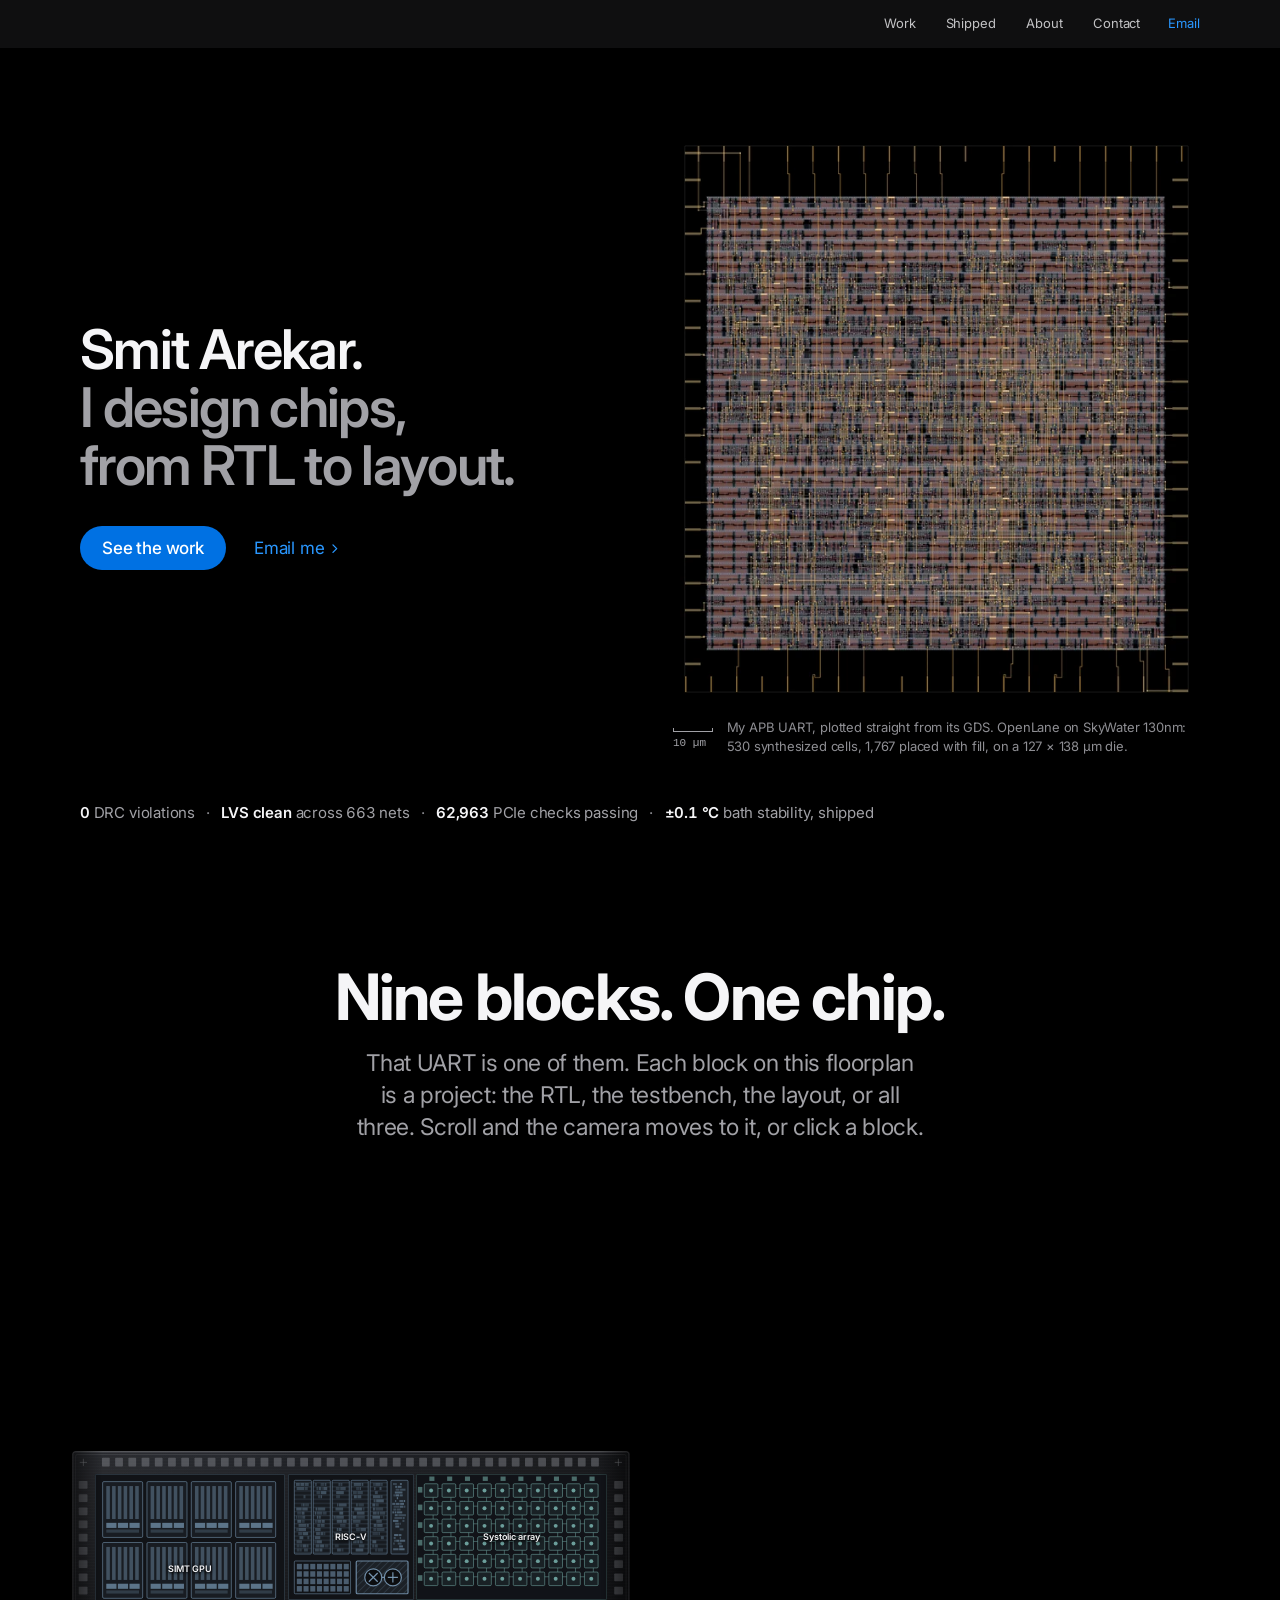
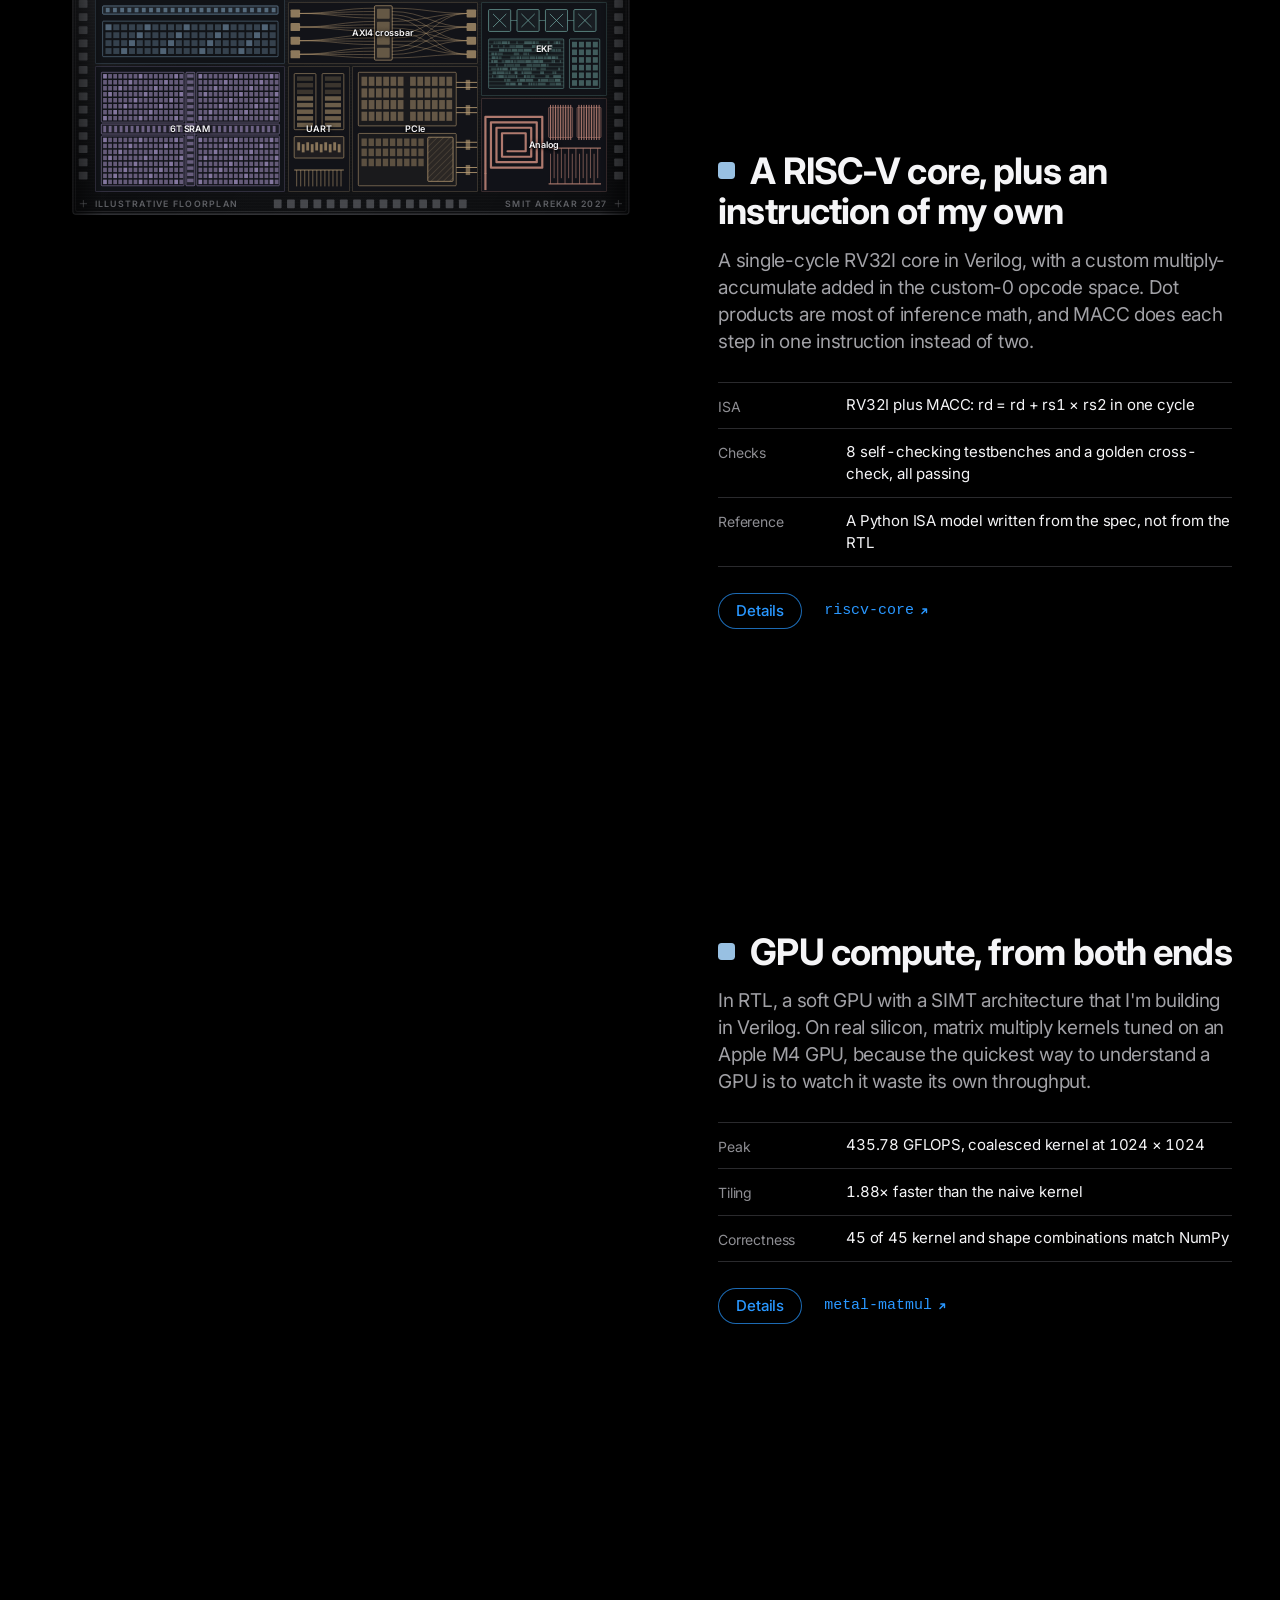
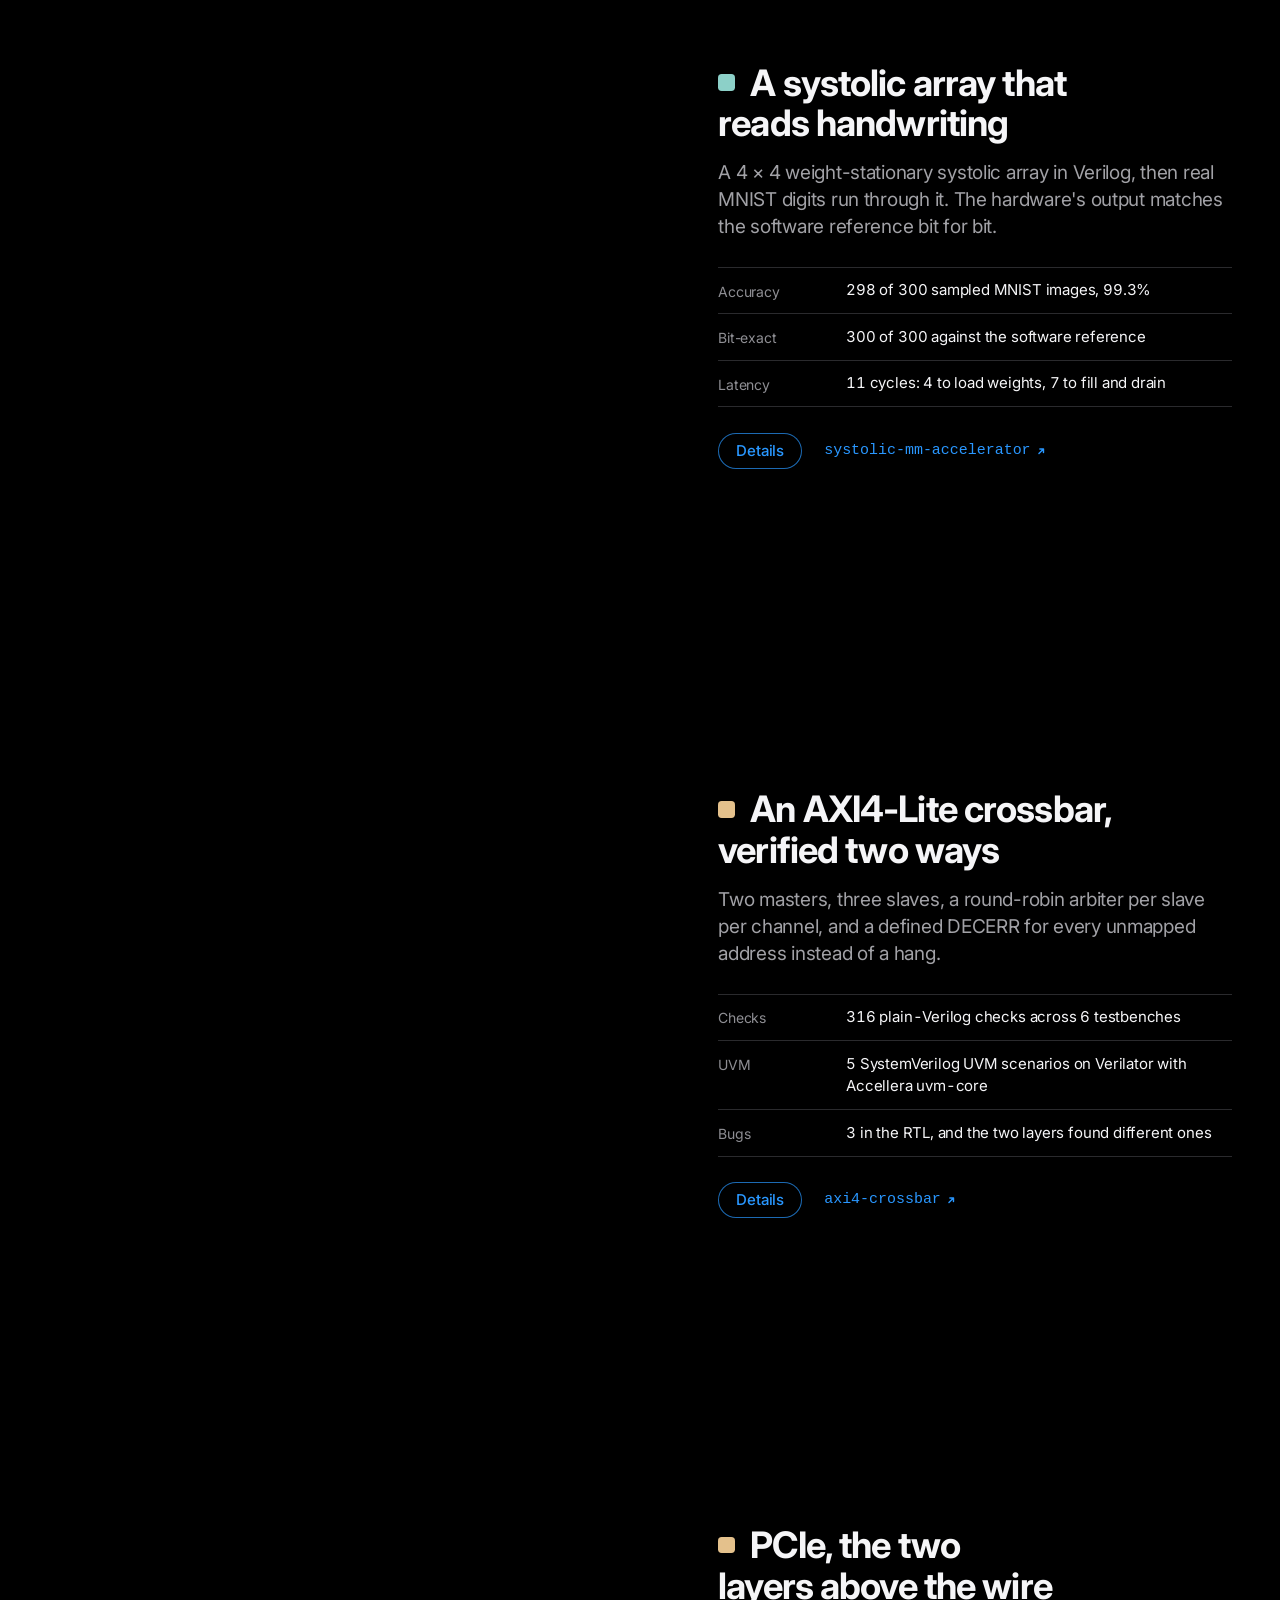
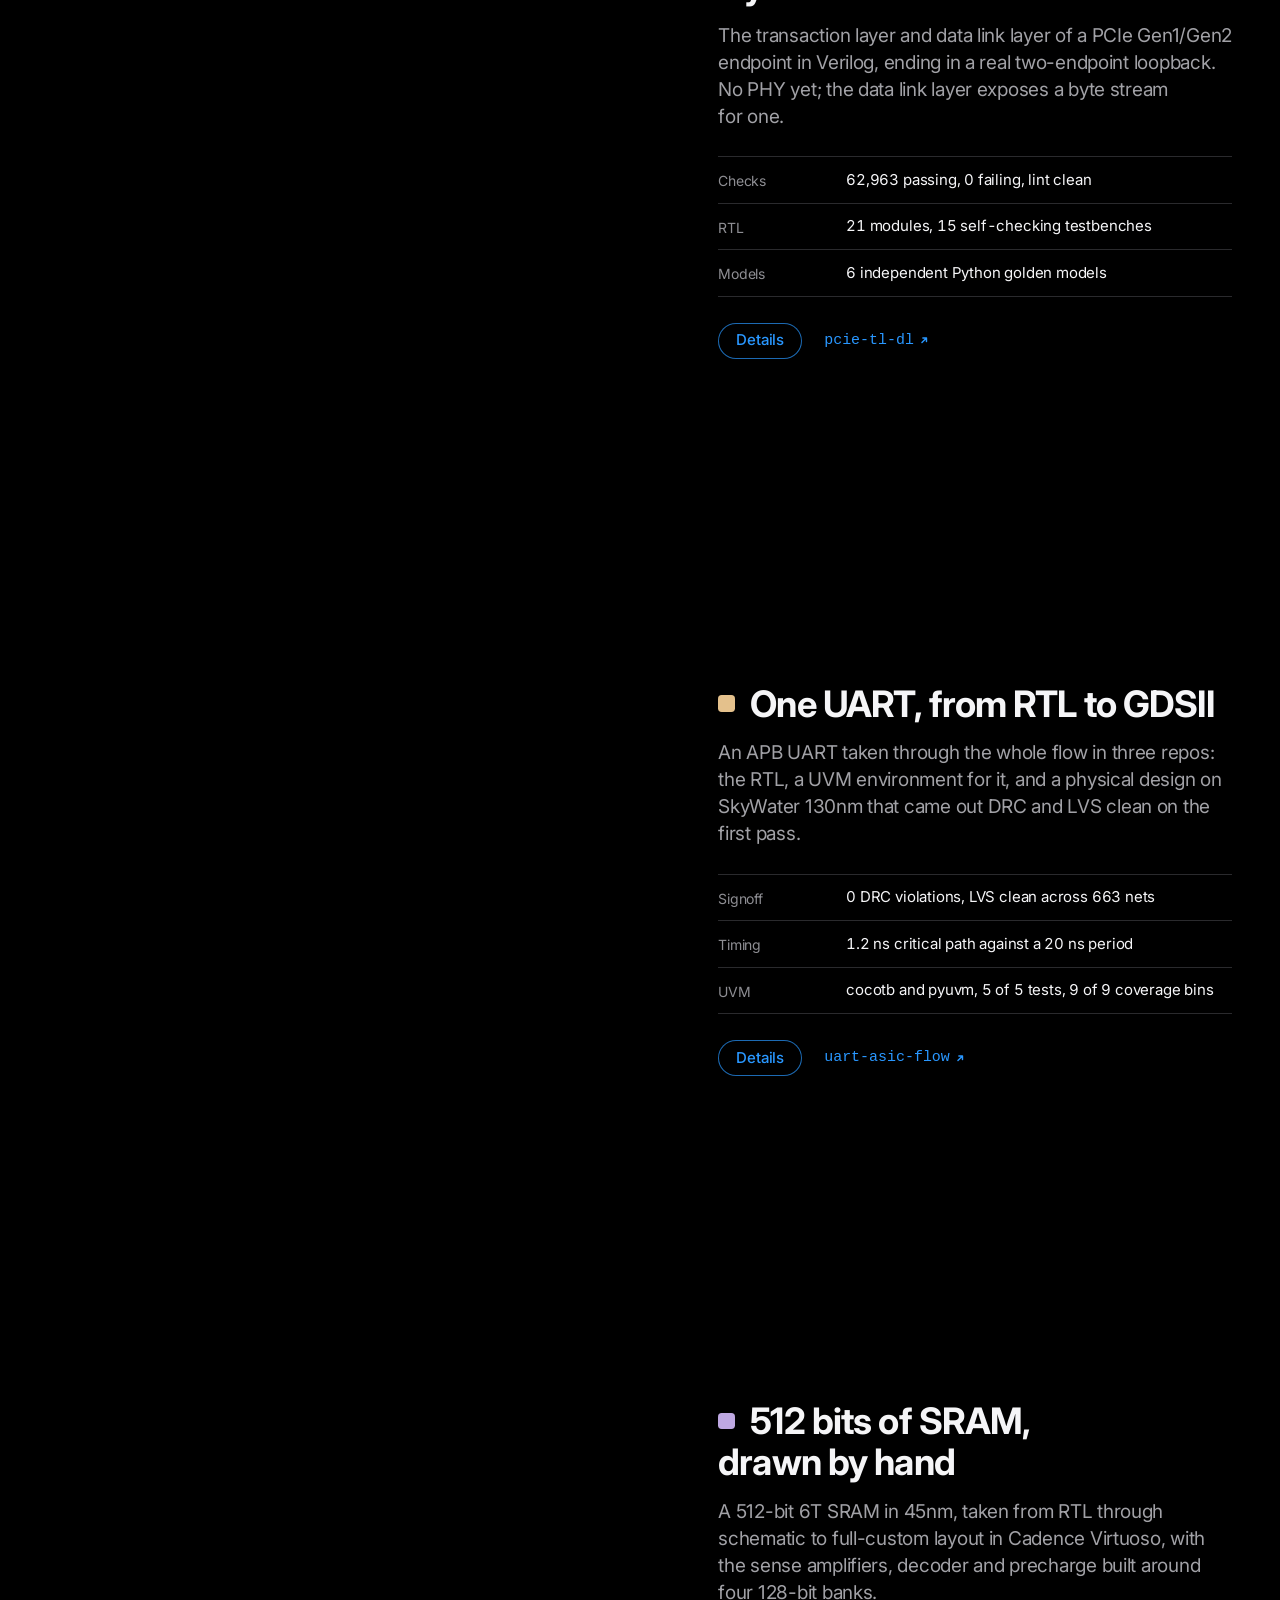
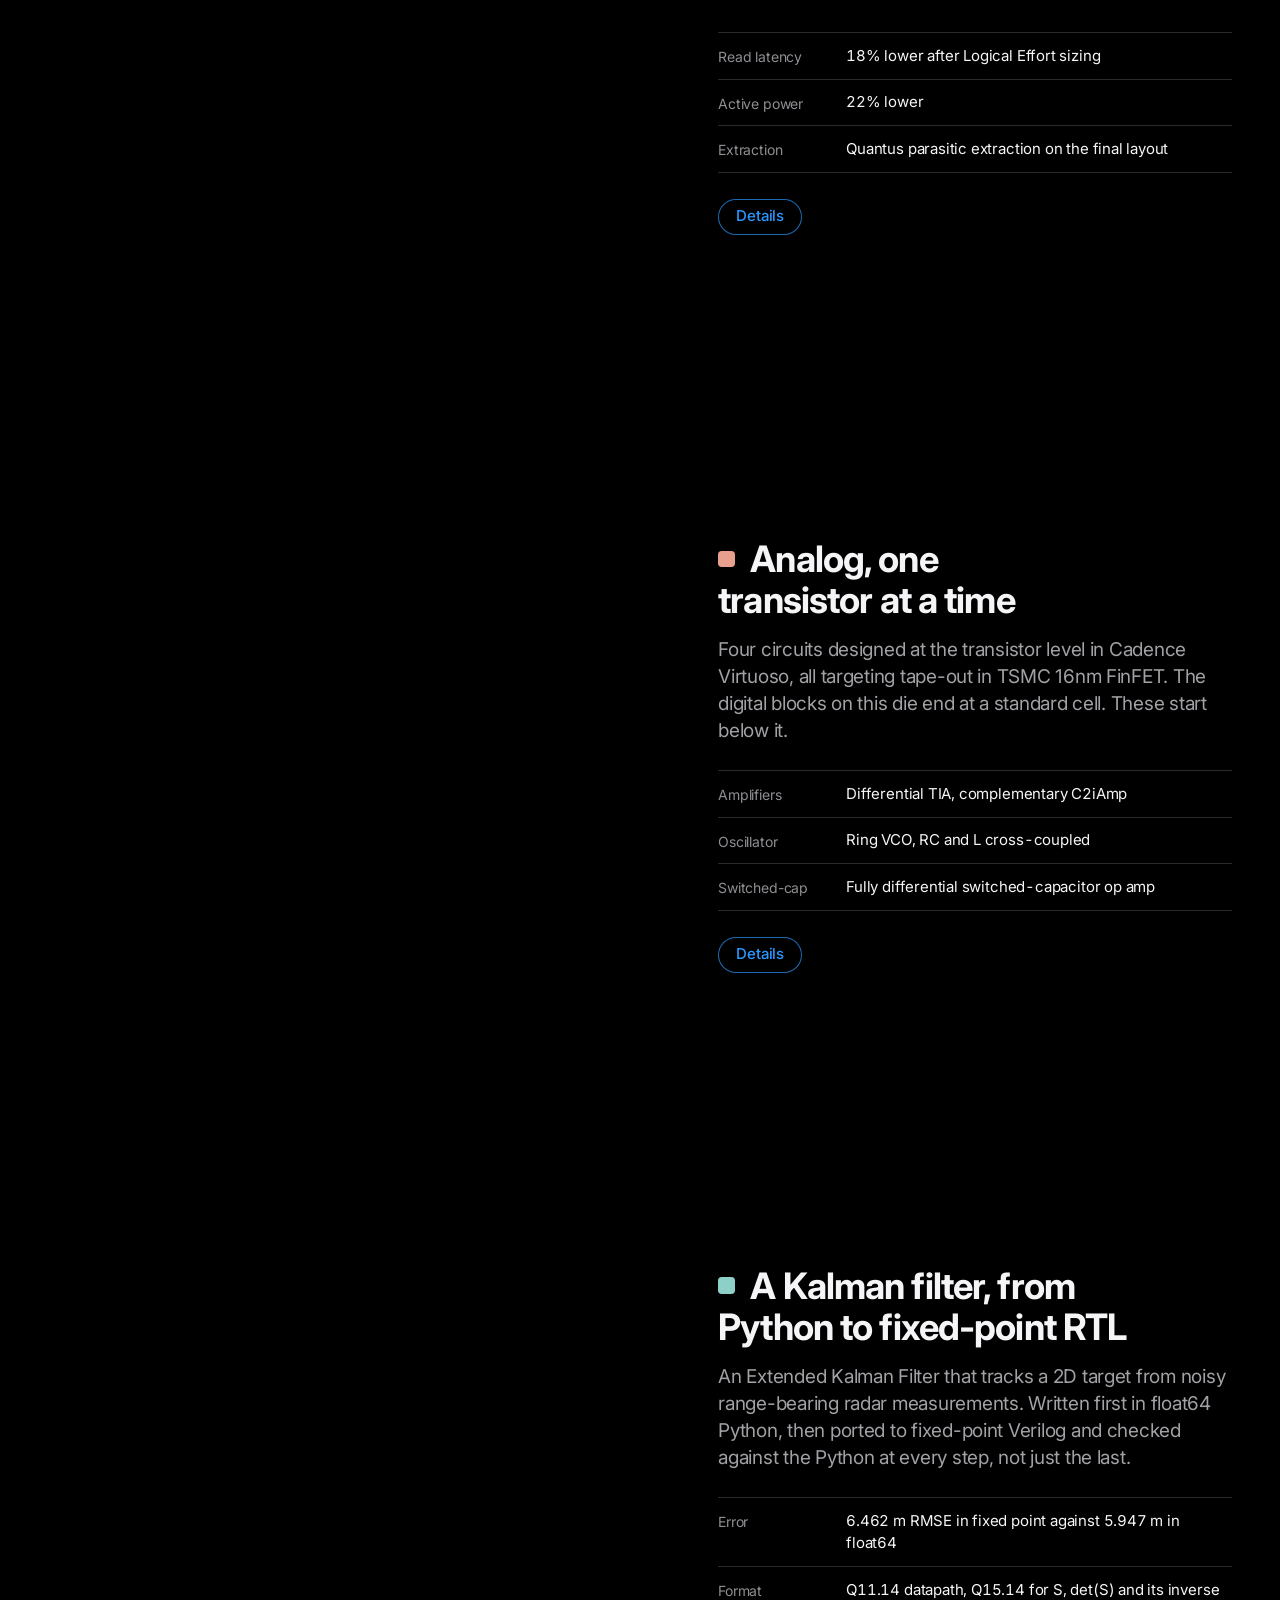
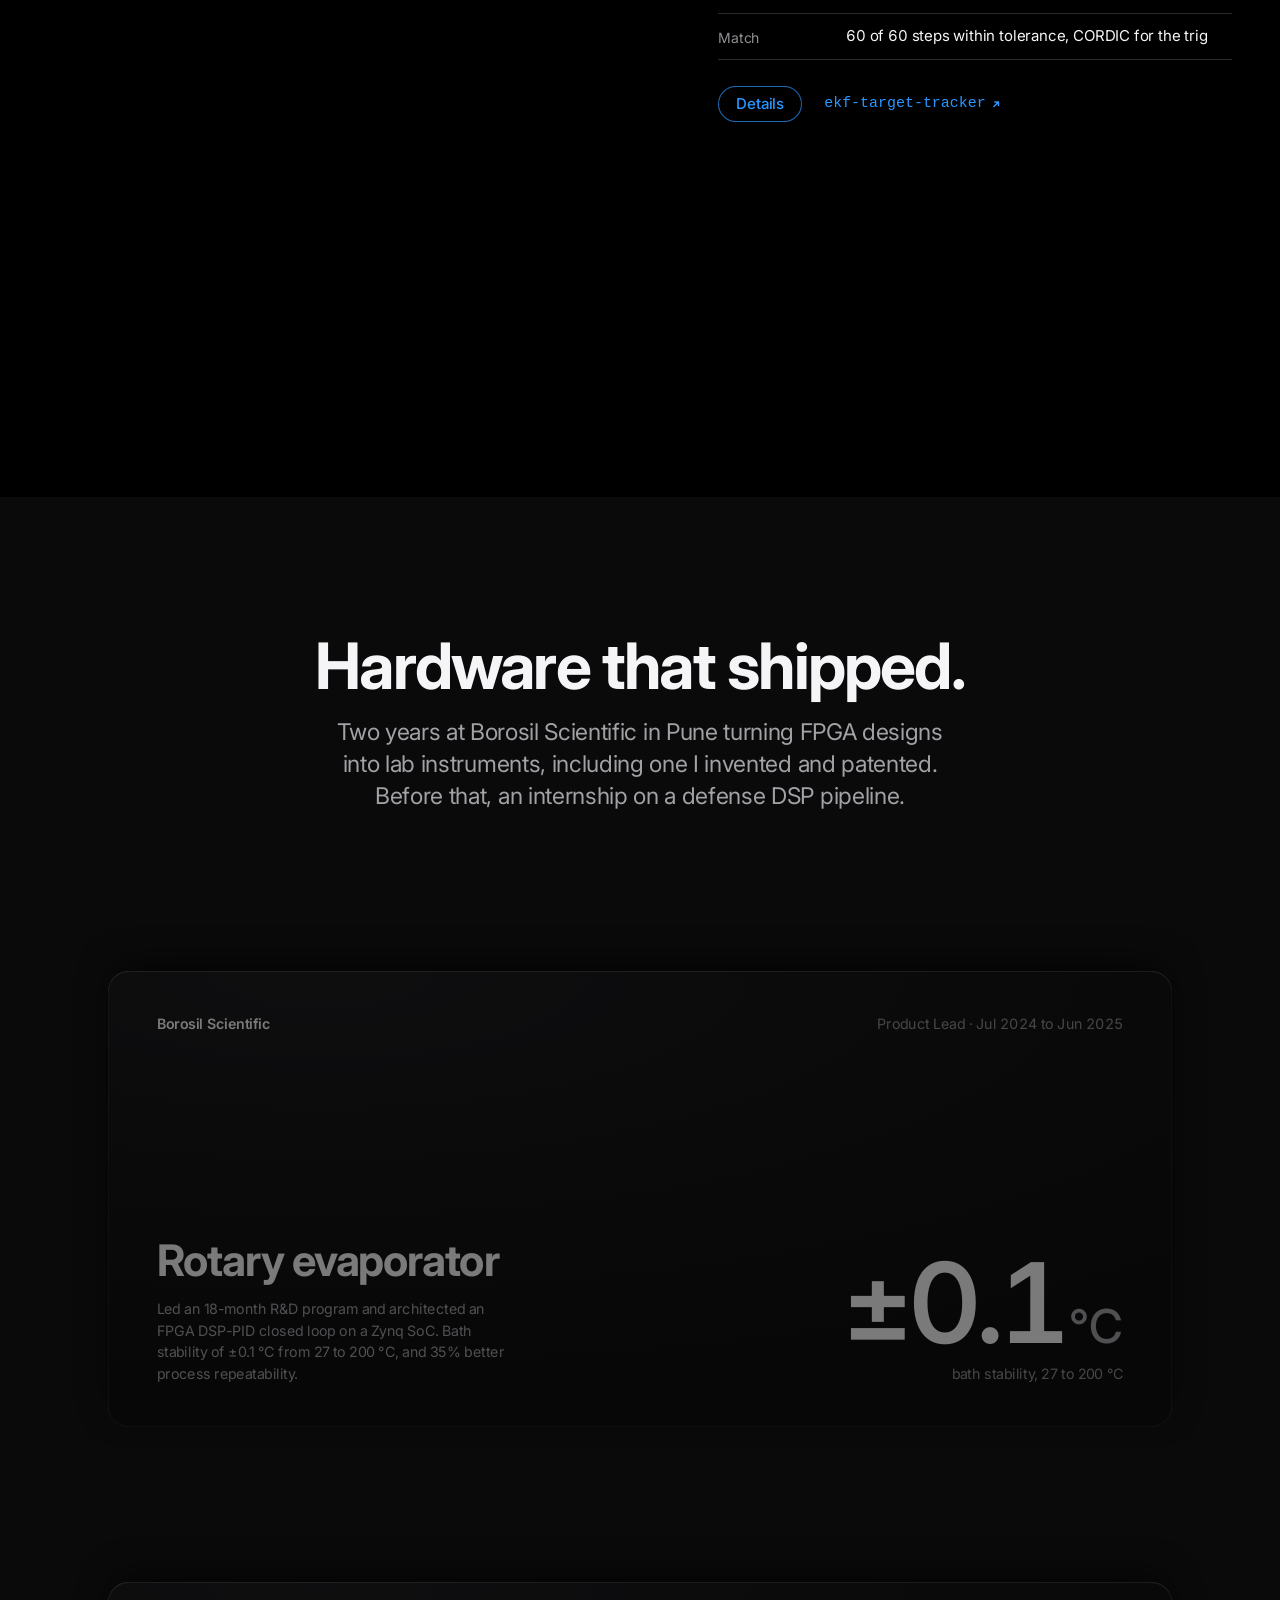
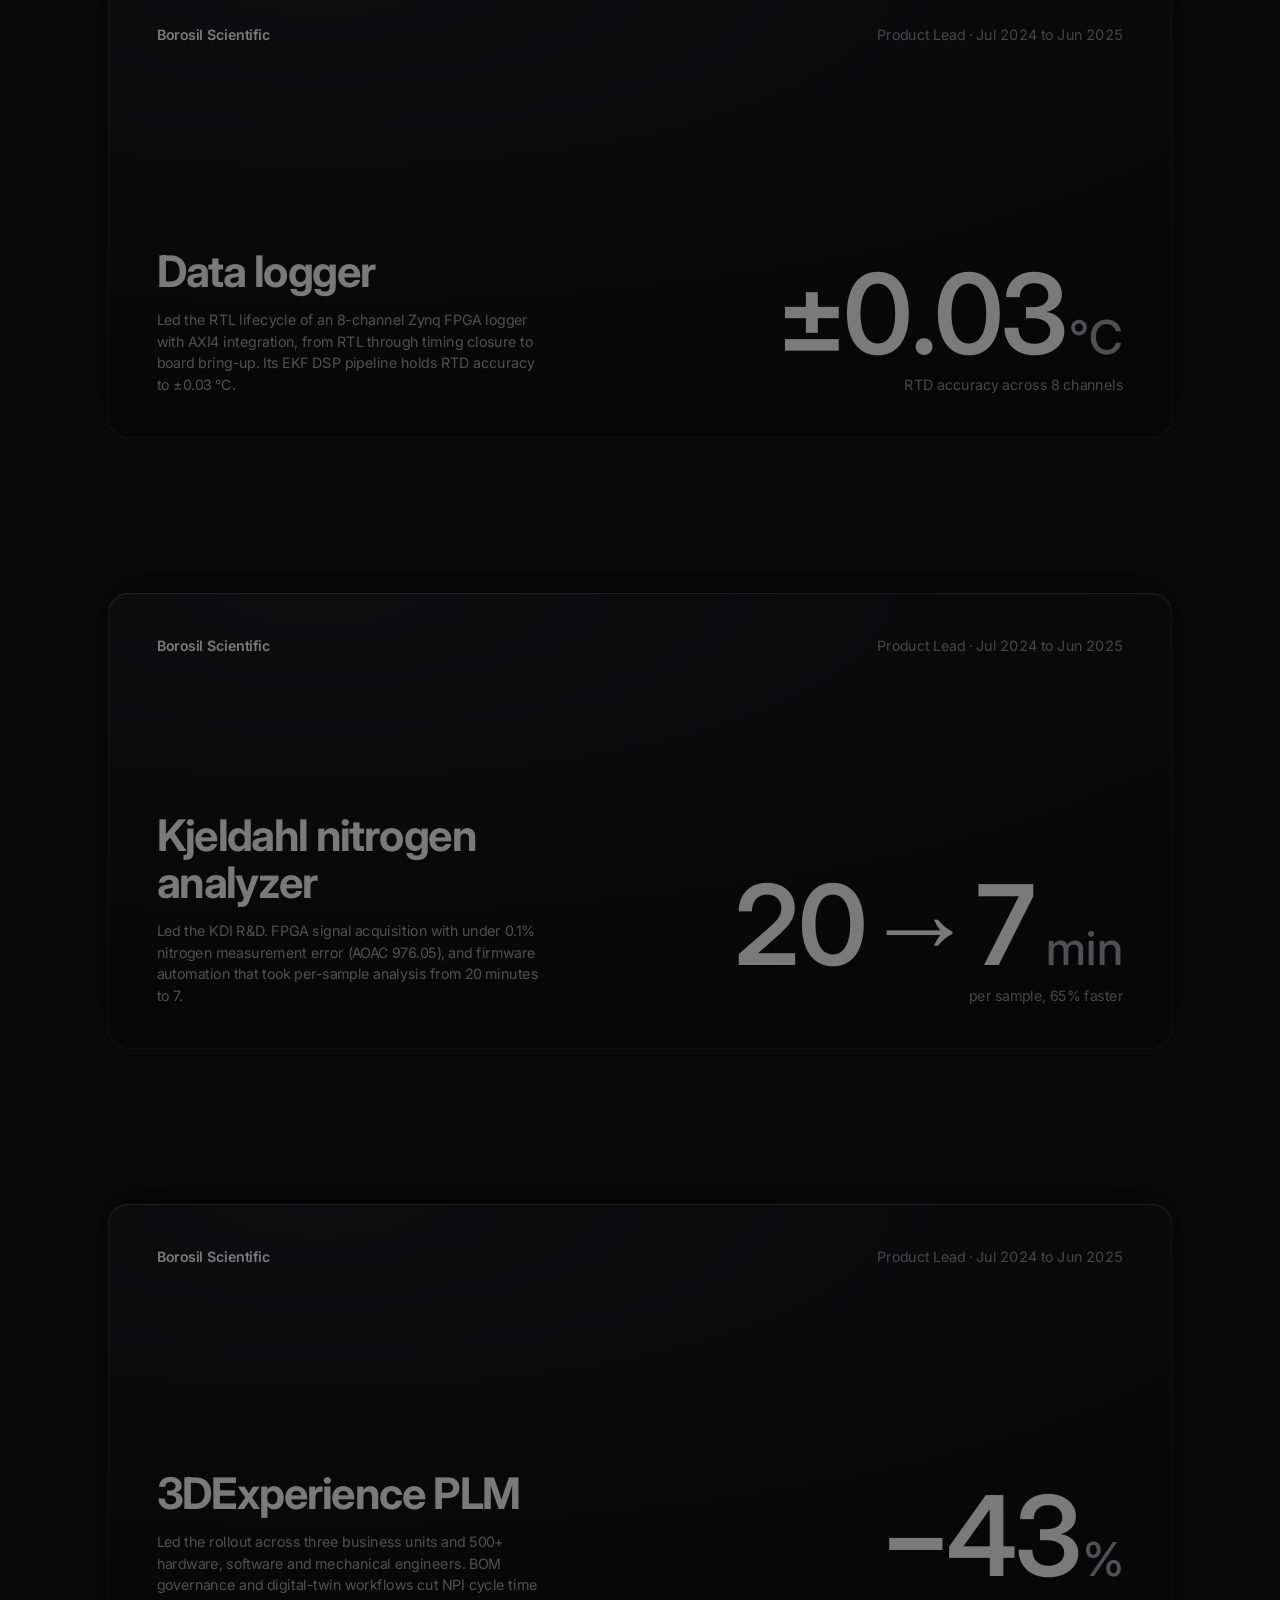
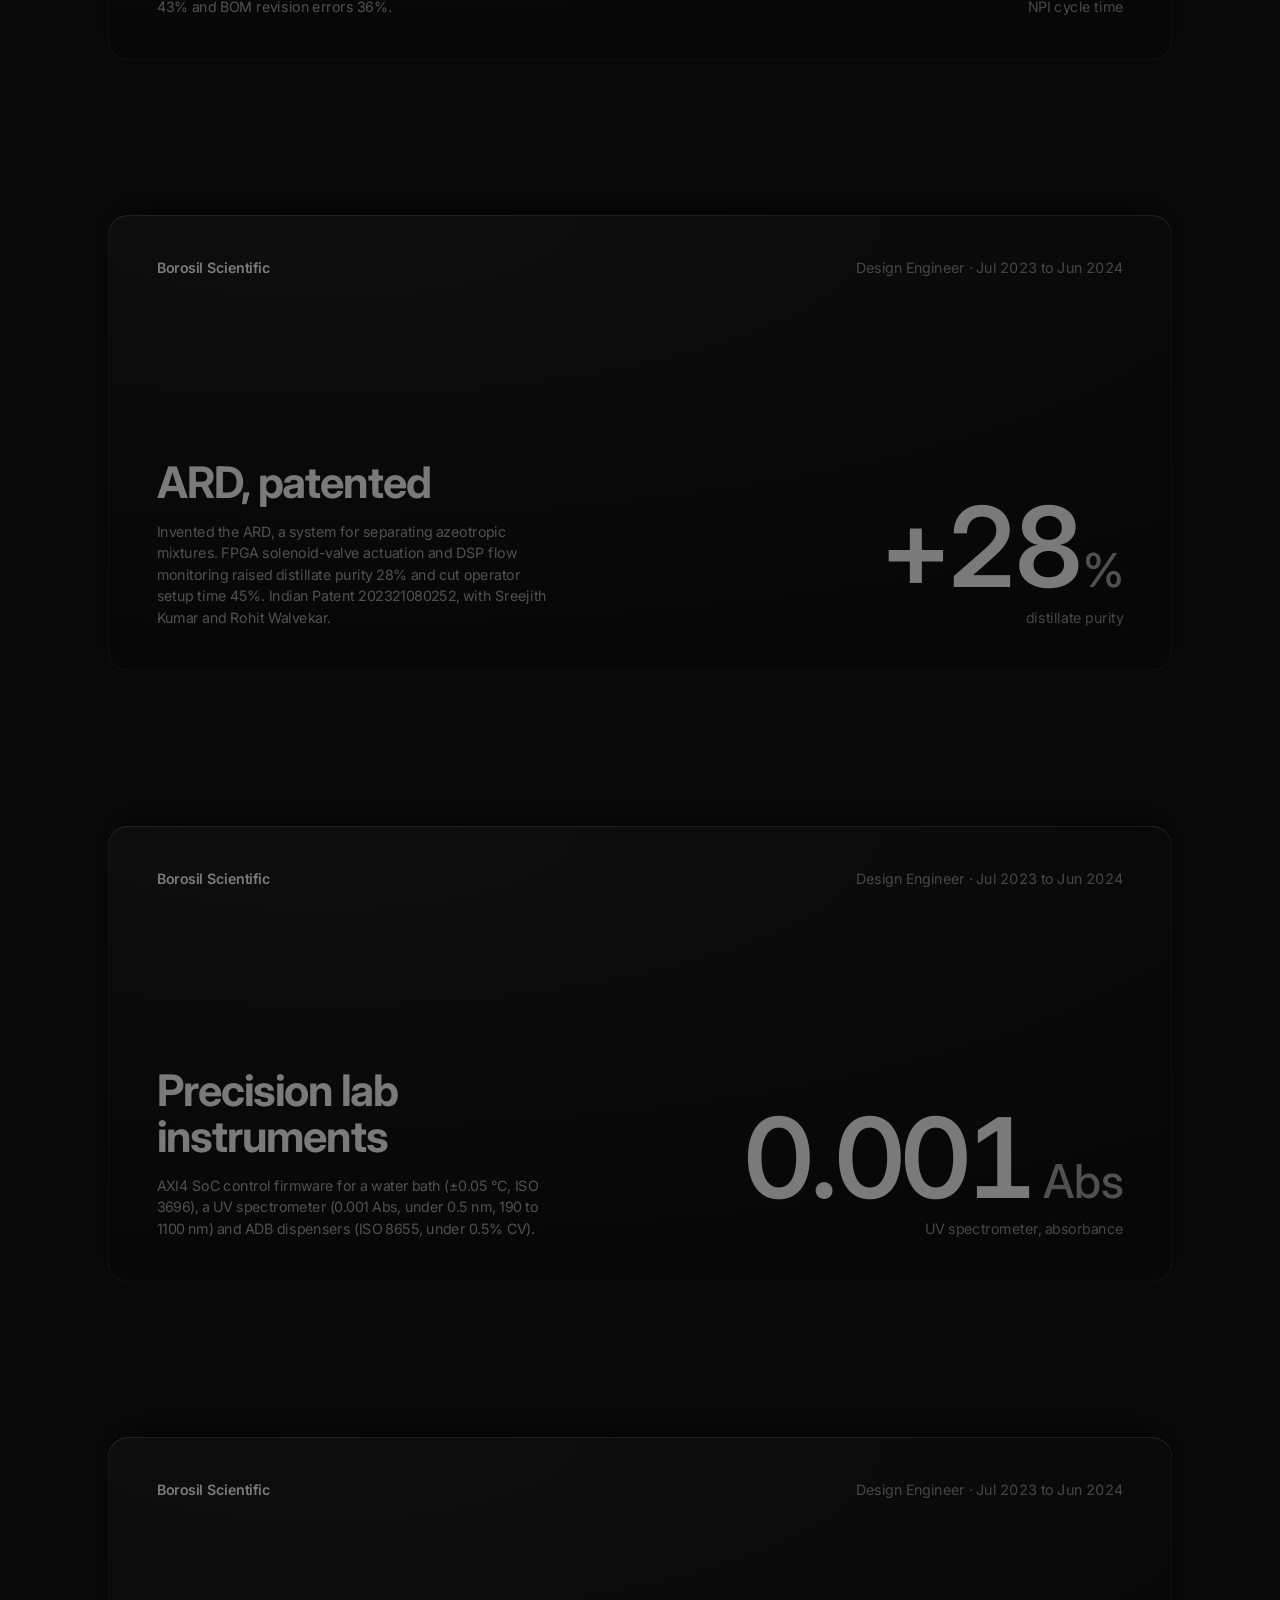
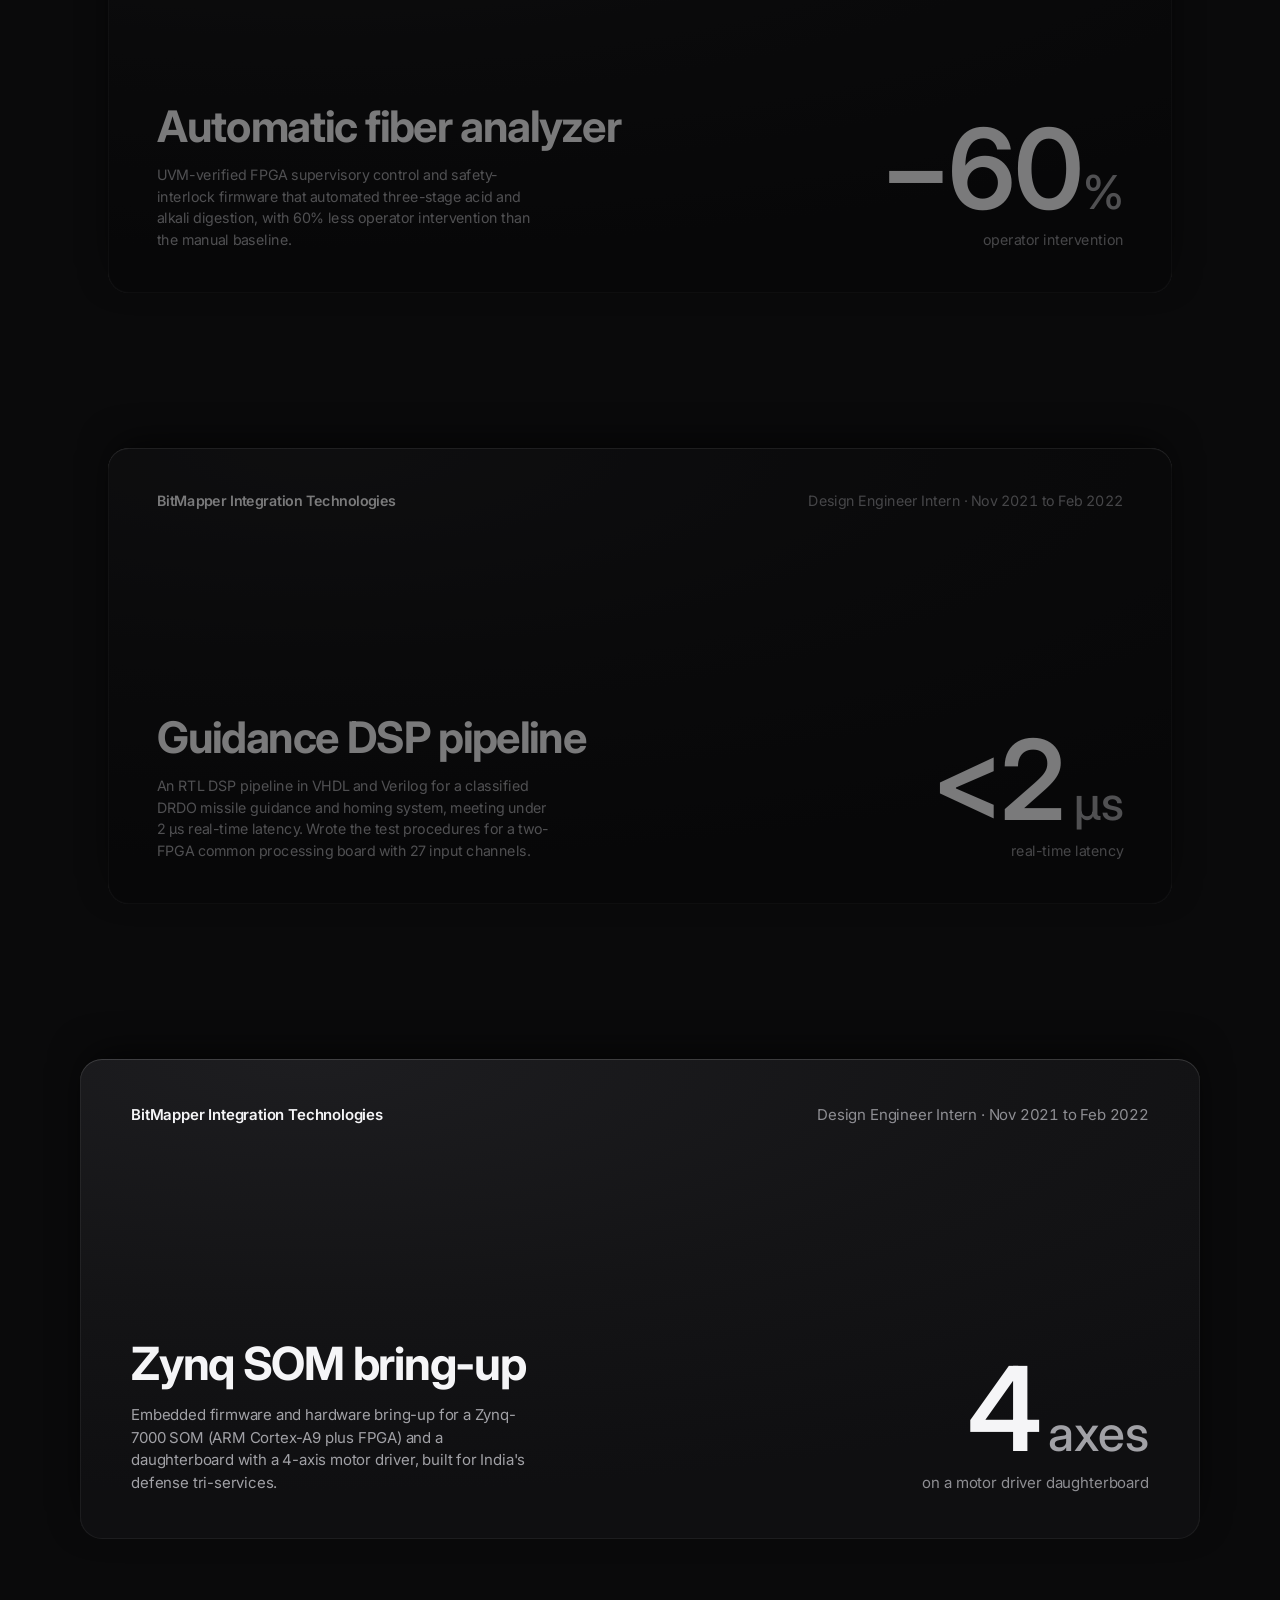
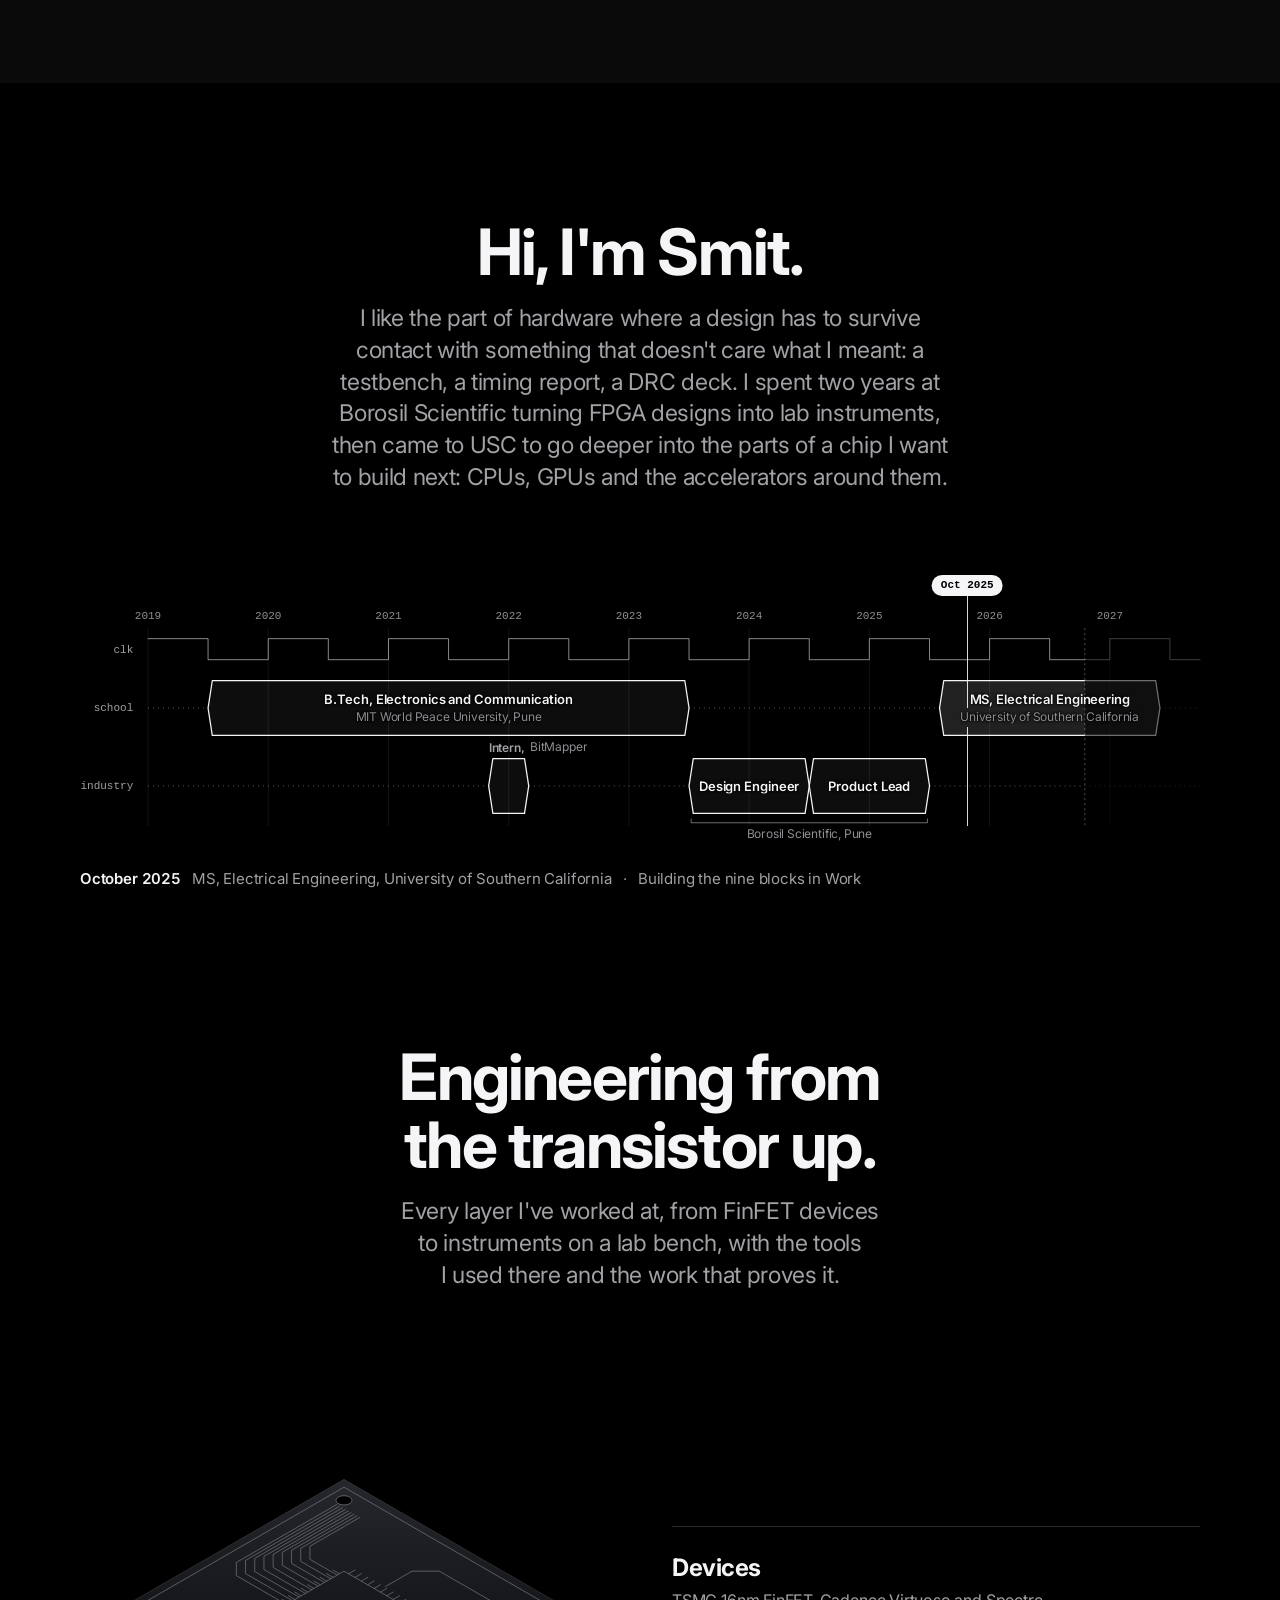
<file: index.html>
<!doctype html>
<html lang="en" class="no-js">
<head>
<meta charset="utf-8">
<meta name="viewport" content="width=device-width, initial-scale=1, viewport-fit=cover">
<title>Smit Arekar · I design chips, from RTL to layout</title>
<meta name="description" content="Smit Arekar designs, verifies and lays out digital hardware: a RISC-V core, GPU kernels, a systolic array, AXI4, PCIe and an RTL-to-GDSII UART. MS Electrical Engineering at USC, graduating May 2027.">
<meta name="theme-color" content="#000000">
<meta name="color-scheme" content="dark">
<link rel="canonical" href="https://smitarekar.github.io/">
<meta property="og:type" content="website">
<meta property="og:url" content="https://smitarekar.github.io/">
<meta property="og:title" content="Smit Arekar · I design chips, from RTL to layout">
<meta property="og:description" content="Nine chip projects on one die, from a RISC-V core to a routed Sky130 layout. MS Electrical Engineering at USC, May 2027.">
<meta property="og:image" content="https://smitarekar.github.io/assets/img/og.png">
<meta property="og:image:width" content="1200">
<meta property="og:image:height" content="630">
<meta name="twitter:card" content="summary_large_image">
<link rel="icon" href="favicon.svg" type="image/svg+xml">
<link rel="stylesheet" href="css/site.css">
<script>document.documentElement.classList.remove("no-js"); document.documentElement.classList.add("js");</script>
<script src="js/site.js" defer></script>
<script type="application/ld+json">
{
  "@context": "https://schema.org",
  "@type": "Person",
  "name": "Smit Arekar",
  "url": "https://smitarekar.github.io/",
  "email": "mailto:arekar@usc.edu",
  "address": {"@type": "PostalAddress", "addressLocality": "Los Angeles", "addressRegion": "CA"},
  "alumniOf": [
    {"@type": "CollegeOrUniversity", "name": "University of Southern California"},
    {"@type": "CollegeOrUniversity", "name": "MIT World Peace University"}
  ],
  "knowsAbout": ["RTL design", "Design verification", "UVM", "ASIC physical design", "FPGA", "Computer architecture"],
  "sameAs": ["https://www.linkedin.com/in/smitarekar/", "https://github.com/smitarekar"]
}
</script>
</head>
<body>
<svg class="sprite" aria-hidden="true" focusable="false">
  <symbol id="i-chev" viewBox="0 0 16 16"><path d="M6 3.5 10.5 8 6 12.5" fill="none" stroke="currentColor" stroke-width="1.6" stroke-linecap="round" stroke-linejoin="round"/></symbol>
  <symbol id="i-out" viewBox="0 0 16 16"><path d="M5.5 10.5 10.5 5.5M6.5 5.5h4v4" fill="none" stroke="currentColor" stroke-width="1.6" stroke-linecap="round" stroke-linejoin="round"/></symbol>
  <symbol id="i-close" viewBox="0 0 16 16"><path d="M4.5 4.5 11.5 11.5M11.5 4.5 4.5 11.5" fill="none" stroke="currentColor" stroke-width="1.7" stroke-linecap="round"/></symbol>
</svg>

<a class="skip" href="#main">Skip to content</a>

<header class="nav" id="nav">
  <nav class="nav-inner" aria-label="Primary">
    <a class="nav-name" href="#top">Smit Arekar</a>
    <ul class="nav-links" id="nav-links">
      <li><a href="#work">Work</a></li>
      <li><a href="#shipped">Shipped</a></li>
      <li><a href="#about">About</a></li>
      <li><a href="#contact">Contact</a></li>
    </ul>
    <a class="nav-email" href="mailto:arekar@usc.edu">Email</a>
    <button class="nav-toggle" type="button" aria-expanded="false" aria-controls="nav-links" aria-label="Menu">
      <span></span><span></span>
    </button>
  </nav>
</header>

<main id="main">

  <section class="hero" id="top" aria-labelledby="hero-title">
    <div class="hero-grid">
      <div class="hero-copy">
        <h1 class="hero-title" id="hero-title"><span class="hero-name">Smit Arekar.</span> I design chips, from RTL to&nbsp;layout.</h1>
        <div class="hero-actions">
          <a class="pill" href="#work">See the work</a>
          <a class="link-chev" href="mailto:arekar@usc.edu">Email me<svg class="i" aria-hidden="true"><use href="#i-chev"/></svg></a>
        </div>
      </div>

      <figure class="specimen" aria-labelledby="specimen-cap">
        <div class="specimen-frame" id="specimen">
          <img class="specimen-img" src="assets/img/uart-plot-1240.webp" srcset="assets/img/uart-plot-620.webp 620w, assets/img/uart-plot-1240.webp 1240w" sizes="(min-width: 1024px) 560px, (min-width: 760px) 680px, 92vw" width="1240" height="1340" decoding="async" fetchpriority="high" alt="Routed layout of the APB UART on SkyWater 130nm, plotted from its GDS: rows of standard cells, gold metal-2 wiring and pins along every edge.">
          <span class="exposure" aria-hidden="true"></span>
          <span class="loupe" id="loupe" aria-hidden="true"></span>
          <span class="probe" id="probe" aria-hidden="true"></span>
        </div>
        <figcaption class="specimen-cap" id="specimen-cap">
          <span class="scalebar" id="scalebar" aria-hidden="true"><i></i>10&nbsp;µm</span>
          <span>My APB UART, plotted straight from its GDS. OpenLane on SkyWater 130nm: 530 synthesized cells, 1,767 placed with fill, on a 127&nbsp;×&nbsp;138&nbsp;µm die.</span>
        </figcaption>
      </figure>
    </div>

    <ul class="proof">
      <li><a href="#uart"><b>0</b> DRC violations</a></li>
      <li><a href="#uart"><b>LVS clean</b> across 663 nets</a></li>
      <li><a href="#pcie"><b>62,963</b> PCIe checks passing</a></li>
      <li><a href="#shipped"><b>±0.1&nbsp;°C</b> bath stability, shipped</a></li>
    </ul>
  </section>

  <section class="work" id="work" aria-labelledby="work-title">
    <header class="section-head">
      <h2 class="h-section" id="work-title">Nine blocks. One chip.</h2>
      <p class="lead">That UART is one of them. Each block on this floorplan is a project: the RTL, the testbench, the layout, or all three. Scroll and the camera moves to it, or click a block.</p>
    </header>

    <div class="tour">
      <div class="tour-stage" aria-hidden="true">
        <div class="tour-viewport" id="tour-viewport">
          <div class="die-frame die-frame--tour">
            <div class="die die--tour" id="tour-die"><!--die:start--><svg class="die-ring" viewBox="0 0 1080 705" preserveAspectRatio="none" aria-hidden="true" focusable="false"><rect x="2" y="2" width="1076" height="701" fill="none" stroke="currentColor" stroke-opacity="0.35" stroke-width="1" vector-effect="non-scaling-stroke" rx="4"/><rect x="7" y="7" width="1066" height="691" fill="none" stroke="currentColor" stroke-opacity="0.18" stroke-width="1" vector-effect="non-scaling-stroke" rx="3"/><rect x="58" y="13" width="15" height="17" rx="1.5" fill="currentColor" fill-opacity="0.42"/><rect x="83.6" y="13" width="15" height="17" rx="1.5" fill="currentColor" fill-opacity="0.42"/><rect x="109.2" y="13" width="15" height="17" rx="1.5" fill="currentColor" fill-opacity="0.42"/><rect x="134.8" y="13" width="15" height="17" rx="1.5" fill="currentColor" fill-opacity="0.42"/><rect x="160.4" y="13" width="15" height="17" rx="1.5" fill="currentColor" fill-opacity="0.42"/><rect x="186" y="13" width="15" height="17" rx="1.5" fill="currentColor" fill-opacity="0.42"/><rect x="211.6" y="13" width="15" height="17" rx="1.5" fill="currentColor" fill-opacity="0.42"/><rect x="237.2" y="13" width="15" height="17" rx="1.5" fill="currentColor" fill-opacity="0.42"/><rect x="262.8" y="13" width="15" height="17" rx="1.5" fill="currentColor" fill-opacity="0.42"/><rect x="288.4" y="13" width="15" height="17" rx="1.5" fill="currentColor" fill-opacity="0.42"/><rect x="314" y="13" width="15" height="17" rx="1.5" fill="currentColor" fill-opacity="0.42"/><rect x="339.6" y="13" width="15" height="17" rx="1.5" fill="currentColor" fill-opacity="0.42"/><rect x="365.2" y="13" width="15" height="17" rx="1.5" fill="currentColor" fill-opacity="0.42"/><rect x="390.8" y="13" width="15" height="17" rx="1.5" fill="currentColor" fill-opacity="0.42"/><rect x="390.8" y="675" width="15" height="17" rx="1.5" fill="currentColor" fill-opacity="0.42"/><rect x="416.4" y="13" width="15" height="17" rx="1.5" fill="currentColor" fill-opacity="0.42"/><rect x="416.4" y="675" width="15" height="17" rx="1.5" fill="currentColor" fill-opacity="0.42"/><rect x="442" y="13" width="15" height="17" rx="1.5" fill="currentColor" fill-opacity="0.42"/><rect x="442" y="675" width="15" height="17" rx="1.5" fill="currentColor" fill-opacity="0.42"/><rect x="467.6" y="13" width="15" height="17" rx="1.5" fill="currentColor" fill-opacity="0.42"/><rect x="467.6" y="675" width="15" height="17" rx="1.5" fill="currentColor" fill-opacity="0.42"/><rect x="493.2" y="13" width="15" height="17" rx="1.5" fill="currentColor" fill-opacity="0.42"/><rect x="493.2" y="675" width="15" height="17" rx="1.5" fill="currentColor" fill-opacity="0.42"/><rect x="518.8" y="13" width="15" height="17" rx="1.5" fill="currentColor" fill-opacity="0.42"/><rect x="518.8" y="675" width="15" height="17" rx="1.5" fill="currentColor" fill-opacity="0.42"/><rect x="544.4" y="13" width="15" height="17" rx="1.5" fill="currentColor" fill-opacity="0.42"/><rect x="544.4" y="675" width="15" height="17" rx="1.5" fill="currentColor" fill-opacity="0.42"/><rect x="570" y="13" width="15" height="17" rx="1.5" fill="currentColor" fill-opacity="0.42"/><rect x="570" y="675" width="15" height="17" rx="1.5" fill="currentColor" fill-opacity="0.42"/><rect x="595.6" y="13" width="15" height="17" rx="1.5" fill="currentColor" fill-opacity="0.42"/><rect x="595.6" y="675" width="15" height="17" rx="1.5" fill="currentColor" fill-opacity="0.42"/><rect x="621.2" y="13" width="15" height="17" rx="1.5" fill="currentColor" fill-opacity="0.42"/><rect x="621.2" y="675" width="15" height="17" rx="1.5" fill="currentColor" fill-opacity="0.42"/><rect x="646.8" y="13" width="15" height="17" rx="1.5" fill="currentColor" fill-opacity="0.42"/><rect x="646.8" y="675" width="15" height="17" rx="1.5" fill="currentColor" fill-opacity="0.42"/><rect x="672.4" y="13" width="15" height="17" rx="1.5" fill="currentColor" fill-opacity="0.42"/><rect x="672.4" y="675" width="15" height="17" rx="1.5" fill="currentColor" fill-opacity="0.42"/><rect x="698" y="13" width="15" height="17" rx="1.5" fill="currentColor" fill-opacity="0.42"/><rect x="698" y="675" width="15" height="17" rx="1.5" fill="currentColor" fill-opacity="0.42"/><rect x="723.6" y="13" width="15" height="17" rx="1.5" fill="currentColor" fill-opacity="0.42"/><rect x="723.6" y="675" width="15" height="17" rx="1.5" fill="currentColor" fill-opacity="0.42"/><rect x="749.2" y="13" width="15" height="17" rx="1.5" fill="currentColor" fill-opacity="0.42"/><rect x="749.2" y="675" width="15" height="17" rx="1.5" fill="currentColor" fill-opacity="0.42"/><rect x="774.8" y="13" width="15" height="17" rx="1.5" fill="currentColor" fill-opacity="0.42"/><rect x="800.4" y="13" width="15" height="17" rx="1.5" fill="currentColor" fill-opacity="0.42"/><rect x="826" y="13" width="15" height="17" rx="1.5" fill="currentColor" fill-opacity="0.42"/><rect x="851.6" y="13" width="15" height="17" rx="1.5" fill="currentColor" fill-opacity="0.42"/><rect x="877.2" y="13" width="15" height="17" rx="1.5" fill="currentColor" fill-opacity="0.42"/><rect x="902.8" y="13" width="15" height="17" rx="1.5" fill="currentColor" fill-opacity="0.42"/><rect x="928.4" y="13" width="15" height="17" rx="1.5" fill="currentColor" fill-opacity="0.42"/><rect x="954" y="13" width="15" height="17" rx="1.5" fill="currentColor" fill-opacity="0.42"/><rect x="979.6" y="13" width="15" height="17" rx="1.5" fill="currentColor" fill-opacity="0.42"/><rect x="1005.2" y="13" width="15" height="17" rx="1.5" fill="currentColor" fill-opacity="0.42"/><rect x="13" y="58" width="17" height="15" rx="1.5" fill="currentColor" fill-opacity="0.42"/><rect x="1050" y="58" width="17" height="15" rx="1.5" fill="currentColor" fill-opacity="0.42"/><rect x="13" y="83.6" width="17" height="15" rx="1.5" fill="currentColor" fill-opacity="0.42"/><rect x="1050" y="83.6" width="17" height="15" rx="1.5" fill="currentColor" fill-opacity="0.42"/><rect x="13" y="109.2" width="17" height="15" rx="1.5" fill="currentColor" fill-opacity="0.42"/><rect x="1050" y="109.2" width="17" height="15" rx="1.5" fill="currentColor" fill-opacity="0.42"/><rect x="13" y="134.8" width="17" height="15" rx="1.5" fill="currentColor" fill-opacity="0.42"/><rect x="1050" y="134.8" width="17" height="15" rx="1.5" fill="currentColor" fill-opacity="0.42"/><rect x="13" y="160.4" width="17" height="15" rx="1.5" fill="currentColor" fill-opacity="0.42"/><rect x="1050" y="160.4" width="17" height="15" rx="1.5" fill="currentColor" fill-opacity="0.42"/><rect x="13" y="186" width="17" height="15" rx="1.5" fill="currentColor" fill-opacity="0.42"/><rect x="1050" y="186" width="17" height="15" rx="1.5" fill="currentColor" fill-opacity="0.42"/><rect x="13" y="211.6" width="17" height="15" rx="1.5" fill="currentColor" fill-opacity="0.42"/><rect x="1050" y="211.6" width="17" height="15" rx="1.5" fill="currentColor" fill-opacity="0.42"/><rect x="13" y="237.2" width="17" height="15" rx="1.5" fill="currentColor" fill-opacity="0.42"/><rect x="1050" y="237.2" width="17" height="15" rx="1.5" fill="currentColor" fill-opacity="0.42"/><rect x="13" y="262.8" width="17" height="15" rx="1.5" fill="currentColor" fill-opacity="0.42"/><rect x="1050" y="262.8" width="17" height="15" rx="1.5" fill="currentColor" fill-opacity="0.42"/><rect x="13" y="288.4" width="17" height="15" rx="1.5" fill="currentColor" fill-opacity="0.42"/><rect x="1050" y="288.4" width="17" height="15" rx="1.5" fill="currentColor" fill-opacity="0.42"/><rect x="13" y="314" width="17" height="15" rx="1.5" fill="currentColor" fill-opacity="0.42"/><rect x="1050" y="314" width="17" height="15" rx="1.5" fill="currentColor" fill-opacity="0.42"/><rect x="13" y="339.6" width="17" height="15" rx="1.5" fill="currentColor" fill-opacity="0.42"/><rect x="1050" y="339.6" width="17" height="15" rx="1.5" fill="currentColor" fill-opacity="0.42"/><rect x="13" y="365.2" width="17" height="15" rx="1.5" fill="currentColor" fill-opacity="0.42"/><rect x="1050" y="365.2" width="17" height="15" rx="1.5" fill="currentColor" fill-opacity="0.42"/><rect x="13" y="390.8" width="17" height="15" rx="1.5" fill="currentColor" fill-opacity="0.42"/><rect x="1050" y="390.8" width="17" height="15" rx="1.5" fill="currentColor" fill-opacity="0.42"/><rect x="13" y="416.4" width="17" height="15" rx="1.5" fill="currentColor" fill-opacity="0.42"/><rect x="1050" y="416.4" width="17" height="15" rx="1.5" fill="currentColor" fill-opacity="0.42"/><rect x="13" y="442" width="17" height="15" rx="1.5" fill="currentColor" fill-opacity="0.42"/><rect x="1050" y="442" width="17" height="15" rx="1.5" fill="currentColor" fill-opacity="0.42"/><rect x="13" y="467.6" width="17" height="15" rx="1.5" fill="currentColor" fill-opacity="0.42"/><rect x="1050" y="467.6" width="17" height="15" rx="1.5" fill="currentColor" fill-opacity="0.42"/><rect x="13" y="493.2" width="17" height="15" rx="1.5" fill="currentColor" fill-opacity="0.42"/><rect x="1050" y="493.2" width="17" height="15" rx="1.5" fill="currentColor" fill-opacity="0.42"/><rect x="13" y="518.8" width="17" height="15" rx="1.5" fill="currentColor" fill-opacity="0.42"/><rect x="1050" y="518.8" width="17" height="15" rx="1.5" fill="currentColor" fill-opacity="0.42"/><rect x="13" y="544.4" width="17" height="15" rx="1.5" fill="currentColor" fill-opacity="0.42"/><rect x="1050" y="544.4" width="17" height="15" rx="1.5" fill="currentColor" fill-opacity="0.42"/><rect x="13" y="570" width="17" height="15" rx="1.5" fill="currentColor" fill-opacity="0.42"/><rect x="1050" y="570" width="17" height="15" rx="1.5" fill="currentColor" fill-opacity="0.42"/><rect x="13" y="595.6" width="17" height="15" rx="1.5" fill="currentColor" fill-opacity="0.42"/><rect x="1050" y="595.6" width="17" height="15" rx="1.5" fill="currentColor" fill-opacity="0.42"/><rect x="13" y="621.2" width="17" height="15" rx="1.5" fill="currentColor" fill-opacity="0.42"/><rect x="1050" y="621.2" width="17" height="15" rx="1.5" fill="currentColor" fill-opacity="0.42"/><text x="44" y="690" text-anchor="start" fill="currentColor" fill-opacity="0.62" font-size="17" font-weight="600" letter-spacing="2.4">ILLUSTRATIVE FLOORPLAN</text><text x="1036" y="690" text-anchor="end" fill="currentColor" fill-opacity="0.62" font-size="17" font-weight="600" letter-spacing="2.4">SMIT AREKAR  2027</text><path d="M15 22H29M22 15V29" stroke="currentColor" stroke-opacity="0.5" stroke-width="1" vector-effect="non-scaling-stroke"/><path d="M1051 22H1065M1058 15V29" stroke="currentColor" stroke-opacity="0.5" stroke-width="1" vector-effect="non-scaling-stroke"/><path d="M15 683H29M22 676V690" stroke="currentColor" stroke-opacity="0.5" stroke-width="1" vector-effect="non-scaling-stroke"/><path d="M1051 683H1065M1058 676V690" stroke="currentColor" stroke-opacity="0.5" stroke-width="1" vector-effect="non-scaling-stroke"/></svg><div class="block" data-project="gpu" data-group="compute" title="GPU compute" style="grid-area:1/1/7/7"><svg class="block-art" viewBox="0 0 60 60" preserveAspectRatio="none" aria-hidden="true" focusable="false"><defs><pattern id="pg-rows" width="4" height="1.3" patternUnits="userSpaceOnUse"><line x1="0" y1="0.2" x2="4" y2="0.2" stroke="currentColor" stroke-opacity="0.18" stroke-width="1" vector-effect="non-scaling-stroke"/></pattern></defs><rect x="2.4" y="2.4" width="12.6" height="17.6" fill="currentColor" fill-opacity="0.07" stroke="currentColor" stroke-opacity="0.55" stroke-width="1" vector-effect="non-scaling-stroke" rx="0.4"/><rect x="3.55" y="3.8" width="1.12" height="10.4" fill="currentColor" fill-opacity="0.42"/><rect x="5.37" y="3.8" width="1.12" height="10.4" fill="currentColor" fill-opacity="0.42"/><rect x="7.19" y="3.8" width="1.12" height="10.4" fill="currentColor" fill-opacity="0.42"/><rect x="9.01" y="3.8" width="1.12" height="10.4" fill="currentColor" fill-opacity="0.42"/><rect x="10.83" y="3.8" width="1.12" height="10.4" fill="currentColor" fill-opacity="0.42"/><rect x="12.65" y="3.8" width="1.12" height="10.4" fill="currentColor" fill-opacity="0.42"/><rect x="3.55" y="15.4" width="3.2" height="1.6" fill="currentColor" fill-opacity="0.7"/><rect x="7.2" y="15.4" width="3.2" height="1.6" fill="currentColor" fill-opacity="0.7"/><rect x="10.85" y="15.4" width="3.2" height="1.6" fill="currentColor" fill-opacity="0.7"/><rect x="3.55" y="17.5" width="10.3" height="1" fill="currentColor" fill-opacity="0.25"/><rect x="16.35" y="2.4" width="12.6" height="17.6" fill="currentColor" fill-opacity="0.07" stroke="currentColor" stroke-opacity="0.55" stroke-width="1" vector-effect="non-scaling-stroke" rx="0.4"/><rect x="17.5" y="3.8" width="1.12" height="10.4" fill="currentColor" fill-opacity="0.42"/><rect x="19.32" y="3.8" width="1.12" height="10.4" fill="currentColor" fill-opacity="0.42"/><rect x="21.14" y="3.8" width="1.12" height="10.4" fill="currentColor" fill-opacity="0.42"/><rect x="22.96" y="3.8" width="1.12" height="10.4" fill="currentColor" fill-opacity="0.42"/><rect x="24.78" y="3.8" width="1.12" height="10.4" fill="currentColor" fill-opacity="0.42"/><rect x="26.6" y="3.8" width="1.12" height="10.4" fill="currentColor" fill-opacity="0.42"/><rect x="17.5" y="15.4" width="3.2" height="1.6" fill="currentColor" fill-opacity="0.7"/><rect x="21.15" y="15.4" width="3.2" height="1.6" fill="currentColor" fill-opacity="0.7"/><rect x="24.8" y="15.4" width="3.2" height="1.6" fill="currentColor" fill-opacity="0.7"/><rect x="17.5" y="17.5" width="10.3" height="1" fill="currentColor" fill-opacity="0.25"/><rect x="30.3" y="2.4" width="12.6" height="17.6" fill="currentColor" fill-opacity="0.07" stroke="currentColor" stroke-opacity="0.55" stroke-width="1" vector-effect="non-scaling-stroke" rx="0.4"/><rect x="31.45" y="3.8" width="1.12" height="10.4" fill="currentColor" fill-opacity="0.42"/><rect x="33.27" y="3.8" width="1.12" height="10.4" fill="currentColor" fill-opacity="0.42"/><rect x="35.09" y="3.8" width="1.12" height="10.4" fill="currentColor" fill-opacity="0.42"/><rect x="36.91" y="3.8" width="1.12" height="10.4" fill="currentColor" fill-opacity="0.42"/><rect x="38.73" y="3.8" width="1.12" height="10.4" fill="currentColor" fill-opacity="0.42"/><rect x="40.55" y="3.8" width="1.12" height="10.4" fill="currentColor" fill-opacity="0.42"/><rect x="31.45" y="15.4" width="3.2" height="1.6" fill="currentColor" fill-opacity="0.7"/><rect x="35.1" y="15.4" width="3.2" height="1.6" fill="currentColor" fill-opacity="0.7"/><rect x="38.75" y="15.4" width="3.2" height="1.6" fill="currentColor" fill-opacity="0.7"/><rect x="31.45" y="17.5" width="10.3" height="1" fill="currentColor" fill-opacity="0.25"/><rect x="44.25" y="2.4" width="12.6" height="17.6" fill="currentColor" fill-opacity="0.07" stroke="currentColor" stroke-opacity="0.55" stroke-width="1" vector-effect="non-scaling-stroke" rx="0.4"/><rect x="45.4" y="3.8" width="1.12" height="10.4" fill="currentColor" fill-opacity="0.42"/><rect x="47.22" y="3.8" width="1.12" height="10.4" fill="currentColor" fill-opacity="0.42"/><rect x="49.04" y="3.8" width="1.12" height="10.4" fill="currentColor" fill-opacity="0.42"/><rect x="50.86" y="3.8" width="1.12" height="10.4" fill="currentColor" fill-opacity="0.42"/><rect x="52.68" y="3.8" width="1.12" height="10.4" fill="currentColor" fill-opacity="0.42"/><rect x="54.5" y="3.8" width="1.12" height="10.4" fill="currentColor" fill-opacity="0.42"/><rect x="45.4" y="15.4" width="3.2" height="1.6" fill="currentColor" fill-opacity="0.7"/><rect x="49.05" y="15.4" width="3.2" height="1.6" fill="currentColor" fill-opacity="0.7"/><rect x="52.7" y="15.4" width="3.2" height="1.6" fill="currentColor" fill-opacity="0.7"/><rect x="45.4" y="17.5" width="10.3" height="1" fill="currentColor" fill-opacity="0.25"/><rect x="2.4" y="21.6" width="12.6" height="17.6" fill="currentColor" fill-opacity="0.07" stroke="currentColor" stroke-opacity="0.55" stroke-width="1" vector-effect="non-scaling-stroke" rx="0.4"/><rect x="3.55" y="23" width="1.12" height="10.4" fill="currentColor" fill-opacity="0.42"/><rect x="5.37" y="23" width="1.12" height="10.4" fill="currentColor" fill-opacity="0.42"/><rect x="7.19" y="23" width="1.12" height="10.4" fill="currentColor" fill-opacity="0.42"/><rect x="9.01" y="23" width="1.12" height="10.4" fill="currentColor" fill-opacity="0.42"/><rect x="10.83" y="23" width="1.12" height="10.4" fill="currentColor" fill-opacity="0.42"/><rect x="12.65" y="23" width="1.12" height="10.4" fill="currentColor" fill-opacity="0.42"/><rect x="3.55" y="34.6" width="3.2" height="1.6" fill="currentColor" fill-opacity="0.7"/><rect x="7.2" y="34.6" width="3.2" height="1.6" fill="currentColor" fill-opacity="0.7"/><rect x="10.85" y="34.6" width="3.2" height="1.6" fill="currentColor" fill-opacity="0.7"/><rect x="3.55" y="36.7" width="10.3" height="1" fill="currentColor" fill-opacity="0.25"/><rect x="16.35" y="21.6" width="12.6" height="17.6" fill="currentColor" fill-opacity="0.07" stroke="currentColor" stroke-opacity="0.55" stroke-width="1" vector-effect="non-scaling-stroke" rx="0.4"/><rect x="17.5" y="23" width="1.12" height="10.4" fill="currentColor" fill-opacity="0.42"/><rect x="19.32" y="23" width="1.12" height="10.4" fill="currentColor" fill-opacity="0.42"/><rect x="21.14" y="23" width="1.12" height="10.4" fill="currentColor" fill-opacity="0.42"/><rect x="22.96" y="23" width="1.12" height="10.4" fill="currentColor" fill-opacity="0.42"/><rect x="24.78" y="23" width="1.12" height="10.4" fill="currentColor" fill-opacity="0.42"/><rect x="26.6" y="23" width="1.12" height="10.4" fill="currentColor" fill-opacity="0.42"/><rect x="17.5" y="34.6" width="3.2" height="1.6" fill="currentColor" fill-opacity="0.7"/><rect x="21.15" y="34.6" width="3.2" height="1.6" fill="currentColor" fill-opacity="0.7"/><rect x="24.8" y="34.6" width="3.2" height="1.6" fill="currentColor" fill-opacity="0.7"/><rect x="17.5" y="36.7" width="10.3" height="1" fill="currentColor" fill-opacity="0.25"/><rect x="30.3" y="21.6" width="12.6" height="17.6" fill="currentColor" fill-opacity="0.07" stroke="currentColor" stroke-opacity="0.55" stroke-width="1" vector-effect="non-scaling-stroke" rx="0.4"/><rect x="31.45" y="23" width="1.12" height="10.4" fill="currentColor" fill-opacity="0.42"/><rect x="33.27" y="23" width="1.12" height="10.4" fill="currentColor" fill-opacity="0.42"/><rect x="35.09" y="23" width="1.12" height="10.4" fill="currentColor" fill-opacity="0.42"/><rect x="36.91" y="23" width="1.12" height="10.4" fill="currentColor" fill-opacity="0.42"/><rect x="38.73" y="23" width="1.12" height="10.4" fill="currentColor" fill-opacity="0.42"/><rect x="40.55" y="23" width="1.12" height="10.4" fill="currentColor" fill-opacity="0.42"/><rect x="31.45" y="34.6" width="3.2" height="1.6" fill="currentColor" fill-opacity="0.7"/><rect x="35.1" y="34.6" width="3.2" height="1.6" fill="currentColor" fill-opacity="0.7"/><rect x="38.75" y="34.6" width="3.2" height="1.6" fill="currentColor" fill-opacity="0.7"/><rect x="31.45" y="36.7" width="10.3" height="1" fill="currentColor" fill-opacity="0.25"/><rect x="44.25" y="21.6" width="12.6" height="17.6" fill="currentColor" fill-opacity="0.07" stroke="currentColor" stroke-opacity="0.55" stroke-width="1" vector-effect="non-scaling-stroke" rx="0.4"/><rect x="45.4" y="23" width="1.12" height="10.4" fill="currentColor" fill-opacity="0.42"/><rect x="47.22" y="23" width="1.12" height="10.4" fill="currentColor" fill-opacity="0.42"/><rect x="49.04" y="23" width="1.12" height="10.4" fill="currentColor" fill-opacity="0.42"/><rect x="50.86" y="23" width="1.12" height="10.4" fill="currentColor" fill-opacity="0.42"/><rect x="52.68" y="23" width="1.12" height="10.4" fill="currentColor" fill-opacity="0.42"/><rect x="54.5" y="23" width="1.12" height="10.4" fill="currentColor" fill-opacity="0.42"/><rect x="45.4" y="34.6" width="3.2" height="1.6" fill="currentColor" fill-opacity="0.7"/><rect x="49.05" y="34.6" width="3.2" height="1.6" fill="currentColor" fill-opacity="0.7"/><rect x="52.7" y="34.6" width="3.2" height="1.6" fill="currentColor" fill-opacity="0.7"/><rect x="45.4" y="36.7" width="10.3" height="1" fill="currentColor" fill-opacity="0.25"/><rect x="2.4" y="41.6" width="55.2" height="2.6" fill="currentColor" fill-opacity="0.12" stroke="currentColor" stroke-opacity="0.6" stroke-width="1" vector-effect="non-scaling-stroke" rx="0.3"/><rect x="3.4" y="42.2" width="1.2" height="1.4" fill="currentColor" fill-opacity="0.6"/><rect x="5.67" y="42.2" width="1.2" height="1.4" fill="currentColor" fill-opacity="0.6"/><rect x="7.94" y="42.2" width="1.2" height="1.4" fill="currentColor" fill-opacity="0.6"/><rect x="10.21" y="42.2" width="1.2" height="1.4" fill="currentColor" fill-opacity="0.6"/><rect x="12.48" y="42.2" width="1.2" height="1.4" fill="currentColor" fill-opacity="0.6"/><rect x="14.75" y="42.2" width="1.2" height="1.4" fill="currentColor" fill-opacity="0.6"/><rect x="17.02" y="42.2" width="1.2" height="1.4" fill="currentColor" fill-opacity="0.6"/><rect x="19.29" y="42.2" width="1.2" height="1.4" fill="currentColor" fill-opacity="0.6"/><rect x="21.56" y="42.2" width="1.2" height="1.4" fill="currentColor" fill-opacity="0.6"/><rect x="23.83" y="42.2" width="1.2" height="1.4" fill="currentColor" fill-opacity="0.6"/><rect x="26.1" y="42.2" width="1.2" height="1.4" fill="currentColor" fill-opacity="0.6"/><rect x="28.37" y="42.2" width="1.2" height="1.4" fill="currentColor" fill-opacity="0.6"/><rect x="30.64" y="42.2" width="1.2" height="1.4" fill="currentColor" fill-opacity="0.6"/><rect x="32.91" y="42.2" width="1.2" height="1.4" fill="currentColor" fill-opacity="0.6"/><rect x="35.18" y="42.2" width="1.2" height="1.4" fill="currentColor" fill-opacity="0.6"/><rect x="37.45" y="42.2" width="1.2" height="1.4" fill="currentColor" fill-opacity="0.6"/><rect x="39.72" y="42.2" width="1.2" height="1.4" fill="currentColor" fill-opacity="0.6"/><rect x="41.99" y="42.2" width="1.2" height="1.4" fill="currentColor" fill-opacity="0.6"/><rect x="44.26" y="42.2" width="1.2" height="1.4" fill="currentColor" fill-opacity="0.6"/><rect x="46.53" y="42.2" width="1.2" height="1.4" fill="currentColor" fill-opacity="0.6"/><rect x="48.8" y="42.2" width="1.2" height="1.4" fill="currentColor" fill-opacity="0.6"/><rect x="51.07" y="42.2" width="1.2" height="1.4" fill="currentColor" fill-opacity="0.6"/><rect x="53.34" y="42.2" width="1.2" height="1.4" fill="currentColor" fill-opacity="0.6"/><rect x="55.61" y="42.2" width="1.2" height="1.4" fill="currentColor" fill-opacity="0.6"/><rect x="2.4" y="46.4" width="55.2" height="11.2" fill="none" stroke="currentColor" stroke-opacity="0.45" stroke-width="1" vector-effect="non-scaling-stroke" rx="0.3"/><rect x="3.3" y="47.4" width="1.9" height="1.85" fill="currentColor" fill-opacity="0.6"/><rect x="5.76" y="47.4" width="1.9" height="1.85" fill="currentColor" fill-opacity="0.34"/><rect x="8.22" y="47.4" width="1.9" height="1.85" fill="currentColor" fill-opacity="0.34"/><rect x="10.68" y="47.4" width="1.9" height="1.85" fill="currentColor" fill-opacity="0.34"/><rect x="13.14" y="47.4" width="1.9" height="1.85" fill="currentColor" fill-opacity="0.34"/><rect x="15.6" y="47.4" width="1.9" height="1.85" fill="currentColor" fill-opacity="0.6"/><rect x="18.06" y="47.4" width="1.9" height="1.85" fill="currentColor" fill-opacity="0.34"/><rect x="20.52" y="47.4" width="1.9" height="1.85" fill="currentColor" fill-opacity="0.34"/><rect x="22.98" y="47.4" width="1.9" height="1.85" fill="currentColor" fill-opacity="0.34"/><rect x="25.44" y="47.4" width="1.9" height="1.85" fill="currentColor" fill-opacity="0.34"/><rect x="27.9" y="47.4" width="1.9" height="1.85" fill="currentColor" fill-opacity="0.6"/><rect x="30.36" y="47.4" width="1.9" height="1.85" fill="currentColor" fill-opacity="0.34"/><rect x="32.82" y="47.4" width="1.9" height="1.85" fill="currentColor" fill-opacity="0.34"/><rect x="35.28" y="47.4" width="1.9" height="1.85" fill="currentColor" fill-opacity="0.34"/><rect x="37.74" y="47.4" width="1.9" height="1.85" fill="currentColor" fill-opacity="0.34"/><rect x="40.2" y="47.4" width="1.9" height="1.85" fill="currentColor" fill-opacity="0.6"/><rect x="42.66" y="47.4" width="1.9" height="1.85" fill="currentColor" fill-opacity="0.34"/><rect x="45.12" y="47.4" width="1.9" height="1.85" fill="currentColor" fill-opacity="0.34"/><rect x="47.58" y="47.4" width="1.9" height="1.85" fill="currentColor" fill-opacity="0.34"/><rect x="50.04" y="47.4" width="1.9" height="1.85" fill="currentColor" fill-opacity="0.34"/><rect x="52.5" y="47.4" width="1.9" height="1.85" fill="currentColor" fill-opacity="0.6"/><rect x="54.96" y="47.4" width="1.9" height="1.85" fill="currentColor" fill-opacity="0.34"/><rect x="3.3" y="49.9" width="1.9" height="1.85" fill="currentColor" fill-opacity="0.34"/><rect x="5.76" y="49.9" width="1.9" height="1.85" fill="currentColor" fill-opacity="0.34"/><rect x="8.22" y="49.9" width="1.9" height="1.85" fill="currentColor" fill-opacity="0.34"/><rect x="10.68" y="49.9" width="1.9" height="1.85" fill="currentColor" fill-opacity="0.34"/><rect x="13.14" y="49.9" width="1.9" height="1.85" fill="currentColor" fill-opacity="0.6"/><rect x="15.6" y="49.9" width="1.9" height="1.85" fill="currentColor" fill-opacity="0.34"/><rect x="18.06" y="49.9" width="1.9" height="1.85" fill="currentColor" fill-opacity="0.34"/><rect x="20.52" y="49.9" width="1.9" height="1.85" fill="currentColor" fill-opacity="0.34"/><rect x="22.98" y="49.9" width="1.9" height="1.85" fill="currentColor" fill-opacity="0.34"/><rect x="25.44" y="49.9" width="1.9" height="1.85" fill="currentColor" fill-opacity="0.6"/><rect x="27.9" y="49.9" width="1.9" height="1.85" fill="currentColor" fill-opacity="0.34"/><rect x="30.36" y="49.9" width="1.9" height="1.85" fill="currentColor" fill-opacity="0.34"/><rect x="32.82" y="49.9" width="1.9" height="1.85" fill="currentColor" fill-opacity="0.34"/><rect x="35.28" y="49.9" width="1.9" height="1.85" fill="currentColor" fill-opacity="0.34"/><rect x="37.74" y="49.9" width="1.9" height="1.85" fill="currentColor" fill-opacity="0.6"/><rect x="40.2" y="49.9" width="1.9" height="1.85" fill="currentColor" fill-opacity="0.34"/><rect x="42.66" y="49.9" width="1.9" height="1.85" fill="currentColor" fill-opacity="0.34"/><rect x="45.12" y="49.9" width="1.9" height="1.85" fill="currentColor" fill-opacity="0.34"/><rect x="47.58" y="49.9" width="1.9" height="1.85" fill="currentColor" fill-opacity="0.34"/><rect x="50.04" y="49.9" width="1.9" height="1.85" fill="currentColor" fill-opacity="0.6"/><rect x="52.5" y="49.9" width="1.9" height="1.85" fill="currentColor" fill-opacity="0.34"/><rect x="54.96" y="49.9" width="1.9" height="1.85" fill="currentColor" fill-opacity="0.34"/><rect x="3.3" y="52.4" width="1.9" height="1.85" fill="currentColor" fill-opacity="0.34"/><rect x="5.76" y="52.4" width="1.9" height="1.85" fill="currentColor" fill-opacity="0.34"/><rect x="8.22" y="52.4" width="1.9" height="1.85" fill="currentColor" fill-opacity="0.34"/><rect x="10.68" y="52.4" width="1.9" height="1.85" fill="currentColor" fill-opacity="0.6"/><rect x="13.14" y="52.4" width="1.9" height="1.85" fill="currentColor" fill-opacity="0.34"/><rect x="15.6" y="52.4" width="1.9" height="1.85" fill="currentColor" fill-opacity="0.34"/><rect x="18.06" y="52.4" width="1.9" height="1.85" fill="currentColor" fill-opacity="0.34"/><rect x="20.52" y="52.4" width="1.9" height="1.85" fill="currentColor" fill-opacity="0.34"/><rect x="22.98" y="52.4" width="1.9" height="1.85" fill="currentColor" fill-opacity="0.6"/><rect x="25.44" y="52.4" width="1.9" height="1.85" fill="currentColor" fill-opacity="0.34"/><rect x="27.9" y="52.4" width="1.9" height="1.85" fill="currentColor" fill-opacity="0.34"/><rect x="30.36" y="52.4" width="1.9" height="1.85" fill="currentColor" fill-opacity="0.34"/><rect x="32.82" y="52.4" width="1.9" height="1.85" fill="currentColor" fill-opacity="0.34"/><rect x="35.28" y="52.4" width="1.9" height="1.85" fill="currentColor" fill-opacity="0.6"/><rect x="37.74" y="52.4" width="1.9" height="1.85" fill="currentColor" fill-opacity="0.34"/><rect x="40.2" y="52.4" width="1.9" height="1.85" fill="currentColor" fill-opacity="0.34"/><rect x="42.66" y="52.4" width="1.9" height="1.85" fill="currentColor" fill-opacity="0.34"/><rect x="45.12" y="52.4" width="1.9" height="1.85" fill="currentColor" fill-opacity="0.34"/><rect x="47.58" y="52.4" width="1.9" height="1.85" fill="currentColor" fill-opacity="0.6"/><rect x="50.04" y="52.4" width="1.9" height="1.85" fill="currentColor" fill-opacity="0.34"/><rect x="52.5" y="52.4" width="1.9" height="1.85" fill="currentColor" fill-opacity="0.34"/><rect x="54.96" y="52.4" width="1.9" height="1.85" fill="currentColor" fill-opacity="0.34"/><rect x="3.3" y="54.9" width="1.9" height="1.85" fill="currentColor" fill-opacity="0.34"/><rect x="5.76" y="54.9" width="1.9" height="1.85" fill="currentColor" fill-opacity="0.34"/><rect x="8.22" y="54.9" width="1.9" height="1.85" fill="currentColor" fill-opacity="0.6"/><rect x="10.68" y="54.9" width="1.9" height="1.85" fill="currentColor" fill-opacity="0.34"/><rect x="13.14" y="54.9" width="1.9" height="1.85" fill="currentColor" fill-opacity="0.34"/><rect x="15.6" y="54.9" width="1.9" height="1.85" fill="currentColor" fill-opacity="0.34"/><rect x="18.06" y="54.9" width="1.9" height="1.85" fill="currentColor" fill-opacity="0.34"/><rect x="20.52" y="54.9" width="1.9" height="1.85" fill="currentColor" fill-opacity="0.6"/><rect x="22.98" y="54.9" width="1.9" height="1.85" fill="currentColor" fill-opacity="0.34"/><rect x="25.44" y="54.9" width="1.9" height="1.85" fill="currentColor" fill-opacity="0.34"/><rect x="27.9" y="54.9" width="1.9" height="1.85" fill="currentColor" fill-opacity="0.34"/><rect x="30.36" y="54.9" width="1.9" height="1.85" fill="currentColor" fill-opacity="0.34"/><rect x="32.82" y="54.9" width="1.9" height="1.85" fill="currentColor" fill-opacity="0.6"/><rect x="35.28" y="54.9" width="1.9" height="1.85" fill="currentColor" fill-opacity="0.34"/><rect x="37.74" y="54.9" width="1.9" height="1.85" fill="currentColor" fill-opacity="0.34"/><rect x="40.2" y="54.9" width="1.9" height="1.85" fill="currentColor" fill-opacity="0.34"/><rect x="42.66" y="54.9" width="1.9" height="1.85" fill="currentColor" fill-opacity="0.34"/><rect x="45.12" y="54.9" width="1.9" height="1.85" fill="currentColor" fill-opacity="0.6"/><rect x="47.58" y="54.9" width="1.9" height="1.85" fill="currentColor" fill-opacity="0.34"/><rect x="50.04" y="54.9" width="1.9" height="1.85" fill="currentColor" fill-opacity="0.34"/><rect x="52.5" y="54.9" width="1.9" height="1.85" fill="currentColor" fill-opacity="0.34"/><rect x="54.96" y="54.9" width="1.9" height="1.85" fill="currentColor" fill-opacity="0.34"/></svg><span class="block-label"><span class="block-name">SIMT GPU</span></span></div><div class="block" data-project="riscv" data-group="compute" title="RISC-V core" style="grid-area:1/7/5/11"><svg class="block-art" viewBox="0 0 40 40" preserveAspectRatio="none" aria-hidden="true" focusable="false"><defs><pattern id="pr-rows" width="4" height="1.3" patternUnits="userSpaceOnUse"><line x1="0" y1="0.2" x2="4" y2="0.2" stroke="currentColor" stroke-opacity="0.2" stroke-width="1" vector-effect="non-scaling-stroke"/></pattern><pattern id="pr-hatch" width="1.5" height="1.5" patternUnits="userSpaceOnUse" patternTransform="rotate(45)"><line x1="0" y1="0" x2="0" y2="1.5" stroke="currentColor" stroke-opacity="0.35" stroke-width="1" vector-effect="non-scaling-stroke"/></pattern></defs><rect x="2" y="2" width="5.4" height="23.4" fill="currentColor" fill-opacity="0.06" stroke="currentColor" stroke-opacity="0.5" stroke-width="1" vector-effect="non-scaling-stroke" rx="0.3"/><rect x="2" y="2" width="5.4" height="23.4" fill="url(#pr-rows)"/><rect x="2.53" y="2.85" width="1.22" height="0.94" fill="currentColor" fill-opacity="0.36"/><rect x="3.93" y="2.85" width="1.22" height="0.94" fill="currentColor" fill-opacity="0.39"/><rect x="5.33" y="2.85" width="1.22" height="0.94" fill="currentColor" fill-opacity="0.34"/><rect x="2.73" y="4.15" width="2.42" height="0.94" fill="currentColor" fill-opacity="0.35"/><rect x="5.33" y="4.15" width="0.92" height="0.94" fill="currentColor" fill-opacity="0.27"/><rect x="4.91" y="6.75" width="0.62" height="0.94" fill="currentColor" fill-opacity="0.3"/><rect x="4.21" y="9.35" width="0.42" height="0.94" fill="currentColor" fill-opacity="0.27"/><rect x="4.81" y="9.35" width="0.42" height="0.94" fill="currentColor" fill-opacity="0.44"/><rect x="5.41" y="9.35" width="1.22" height="0.94" fill="currentColor" fill-opacity="0.23"/><rect x="2.61" y="10.65" width="1.72" height="0.94" fill="currentColor" fill-opacity="0.39"/><rect x="4.51" y="10.65" width="1.72" height="0.94" fill="currentColor" fill-opacity="0.38"/><rect x="2.9" y="11.95" width="1.22" height="0.94" fill="currentColor" fill-opacity="0.22"/><rect x="4.3" y="11.95" width="0.92" height="0.94" fill="currentColor" fill-opacity="0.38"/><rect x="2.51" y="13.25" width="0.42" height="0.94" fill="currentColor" fill-opacity="0.24"/><rect x="3.11" y="13.25" width="0.62" height="0.94" fill="currentColor" fill-opacity="0.21"/><rect x="3.91" y="13.25" width="0.42" height="0.94" fill="currentColor" fill-opacity="0.29"/><rect x="4.51" y="13.25" width="0.92" height="0.94" fill="currentColor" fill-opacity="0.32"/><rect x="2.96" y="14.55" width="1.22" height="0.94" fill="currentColor" fill-opacity="0.41"/><rect x="4.36" y="14.55" width="0.92" height="0.94" fill="currentColor" fill-opacity="0.21"/><rect x="3.34" y="15.85" width="2.42" height="0.94" fill="currentColor" fill-opacity="0.34"/><rect x="5.94" y="15.85" width="0.62" height="0.94" fill="currentColor" fill-opacity="0.36"/><rect x="2.68" y="17.15" width="0.42" height="0.94" fill="currentColor" fill-opacity="0.31"/><rect x="3.28" y="17.15" width="2.42" height="0.94" fill="currentColor" fill-opacity="0.38"/><rect x="3.25" y="18.45" width="1.22" height="0.94" fill="currentColor" fill-opacity="0.29"/><rect x="4.65" y="18.45" width="1.72" height="0.94" fill="currentColor" fill-opacity="0.4"/><rect x="3.63" y="19.75" width="1.22" height="0.94" fill="currentColor" fill-opacity="0.4"/><rect x="6.13" y="19.75" width="0.62" height="0.94" fill="currentColor" fill-opacity="0.28"/><rect x="2.71" y="21.05" width="1.72" height="0.94" fill="currentColor" fill-opacity="0.3"/><rect x="2.75" y="22.35" width="0.92" height="0.94" fill="currentColor" fill-opacity="0.23"/><rect x="3.85" y="22.35" width="0.62" height="0.94" fill="currentColor" fill-opacity="0.23"/><rect x="4.65" y="22.35" width="1.22" height="0.94" fill="currentColor" fill-opacity="0.38"/><rect x="6.05" y="22.35" width="0.42" height="0.94" fill="currentColor" fill-opacity="0.34"/><rect x="2.77" y="23.65" width="0.92" height="0.94" fill="currentColor" fill-opacity="0.24"/><rect x="3.87" y="23.65" width="0.42" height="0.94" fill="currentColor" fill-opacity="0.3"/><rect x="5.07" y="23.65" width="1.22" height="0.94" fill="currentColor" fill-opacity="0.28"/><rect x="8" y="2" width="5.4" height="23.4" fill="currentColor" fill-opacity="0.06" stroke="currentColor" stroke-opacity="0.5" stroke-width="1" vector-effect="non-scaling-stroke" rx="0.3"/><rect x="8" y="2" width="5.4" height="23.4" fill="url(#pr-rows)"/><rect x="8.63" y="2.85" width="0.42" height="0.94" fill="currentColor" fill-opacity="0.36"/><rect x="10.33" y="2.85" width="1.22" height="0.94" fill="currentColor" fill-opacity="0.24"/><rect x="11.73" y="2.85" width="0.42" height="0.94" fill="currentColor" fill-opacity="0.34"/><rect x="9" y="4.15" width="0.62" height="0.94" fill="currentColor" fill-opacity="0.27"/><rect x="9.8" y="4.15" width="0.62" height="0.94" fill="currentColor" fill-opacity="0.37"/><rect x="10.6" y="4.15" width="0.42" height="0.94" fill="currentColor" fill-opacity="0.23"/><rect x="11.2" y="4.15" width="1.22" height="0.94" fill="currentColor" fill-opacity="0.39"/><rect x="9.02" y="5.45" width="1.22" height="0.94" fill="currentColor" fill-opacity="0.26"/><rect x="10.42" y="5.45" width="1.72" height="0.94" fill="currentColor" fill-opacity="0.42"/><rect x="9.52" y="6.75" width="0.62" height="0.94" fill="currentColor" fill-opacity="0.25"/><rect x="10.32" y="6.75" width="0.42" height="0.94" fill="currentColor" fill-opacity="0.42"/><rect x="8.75" y="10.65" width="0.42" height="0.94" fill="currentColor" fill-opacity="0.41"/><rect x="9.35" y="10.65" width="2.42" height="0.94" fill="currentColor" fill-opacity="0.34"/><rect x="8.5" y="11.95" width="0.42" height="0.94" fill="currentColor" fill-opacity="0.4"/><rect x="9.1" y="11.95" width="1.72" height="0.94" fill="currentColor" fill-opacity="0.3"/><rect x="11" y="11.95" width="1.22" height="0.94" fill="currentColor" fill-opacity="0.25"/><rect x="9.16" y="13.25" width="0.42" height="0.94" fill="currentColor" fill-opacity="0.42"/><rect x="9.76" y="13.25" width="0.62" height="0.94" fill="currentColor" fill-opacity="0.34"/><rect x="8.51" y="14.55" width="0.62" height="0.94" fill="currentColor" fill-opacity="0.25"/><rect x="9.31" y="14.55" width="1.22" height="0.94" fill="currentColor" fill-opacity="0.35"/><rect x="10.71" y="14.55" width="0.92" height="0.94" fill="currentColor" fill-opacity="0.38"/><rect x="9.26" y="15.85" width="0.92" height="0.94" fill="currentColor" fill-opacity="0.29"/><rect x="10.36" y="15.85" width="1.22" height="0.94" fill="currentColor" fill-opacity="0.31"/><rect x="8.6" y="17.15" width="1.72" height="0.94" fill="currentColor" fill-opacity="0.35"/><rect x="8.89" y="18.45" width="1.22" height="0.94" fill="currentColor" fill-opacity="0.36"/><rect x="10.29" y="18.45" width="0.92" height="0.94" fill="currentColor" fill-opacity="0.36"/><rect x="11.39" y="18.45" width="0.42" height="0.94" fill="currentColor" fill-opacity="0.24"/><rect x="8.5" y="19.75" width="1.72" height="0.94" fill="currentColor" fill-opacity="0.38"/><rect x="8.41" y="21.05" width="0.42" height="0.94" fill="currentColor" fill-opacity="0.25"/><rect x="9.01" y="21.05" width="1.72" height="0.94" fill="currentColor" fill-opacity="0.39"/><rect x="8.77" y="22.35" width="1.22" height="0.94" fill="currentColor" fill-opacity="0.33"/><rect x="10.17" y="22.35" width="1.22" height="0.94" fill="currentColor" fill-opacity="0.41"/><rect x="11.57" y="22.35" width="1.22" height="0.94" fill="currentColor" fill-opacity="0.22"/><rect x="8.56" y="23.65" width="1.22" height="0.94" fill="currentColor" fill-opacity="0.34"/><rect x="9.96" y="23.65" width="0.92" height="0.94" fill="currentColor" fill-opacity="0.41"/><rect x="14" y="2" width="5.4" height="23.4" fill="currentColor" fill-opacity="0.06" stroke="currentColor" stroke-opacity="0.5" stroke-width="1" vector-effect="non-scaling-stroke" rx="0.3"/><rect x="14" y="2" width="5.4" height="23.4" fill="url(#pr-rows)"/><rect x="16" y="2.85" width="0.42" height="0.94" fill="currentColor" fill-opacity="0.33"/><rect x="16.6" y="2.85" width="0.62" height="0.94" fill="currentColor" fill-opacity="0.26"/><rect x="15.15" y="4.15" width="1.22" height="0.94" fill="currentColor" fill-opacity="0.23"/><rect x="16.55" y="4.15" width="1.72" height="0.94" fill="currentColor" fill-opacity="0.32"/><rect x="15.25" y="5.45" width="2.42" height="0.94" fill="currentColor" fill-opacity="0.4"/><rect x="15.23" y="6.75" width="1.22" height="0.94" fill="currentColor" fill-opacity="0.24"/><rect x="15.53" y="9.35" width="0.42" height="0.94" fill="currentColor" fill-opacity="0.33"/><rect x="16.13" y="9.35" width="2.42" height="0.94" fill="currentColor" fill-opacity="0.36"/><rect x="15.03" y="10.65" width="2.42" height="0.94" fill="currentColor" fill-opacity="0.34"/><rect x="16.26" y="11.95" width="1.22" height="0.94" fill="currentColor" fill-opacity="0.43"/><rect x="14.45" y="13.25" width="0.62" height="0.94" fill="currentColor" fill-opacity="0.33"/><rect x="15.25" y="13.25" width="2.42" height="0.94" fill="currentColor" fill-opacity="0.35"/><rect x="15.44" y="14.55" width="1.72" height="0.94" fill="currentColor" fill-opacity="0.38"/><rect x="17.34" y="14.55" width="1.22" height="0.94" fill="currentColor" fill-opacity="0.37"/><rect x="16.49" y="15.85" width="1.72" height="0.94" fill="currentColor" fill-opacity="0.22"/><rect x="15.45" y="17.15" width="0.42" height="0.94" fill="currentColor" fill-opacity="0.41"/><rect x="16.05" y="17.15" width="0.92" height="0.94" fill="currentColor" fill-opacity="0.43"/><rect x="14.58" y="18.45" width="1.22" height="0.94" fill="currentColor" fill-opacity="0.23"/><rect x="15.98" y="18.45" width="0.92" height="0.94" fill="currentColor" fill-opacity="0.28"/><rect x="14.84" y="19.75" width="1.22" height="0.94" fill="currentColor" fill-opacity="0.28"/><rect x="16.24" y="19.75" width="2.42" height="0.94" fill="currentColor" fill-opacity="0.24"/><rect x="14.81" y="22.35" width="1.22" height="0.94" fill="currentColor" fill-opacity="0.21"/><rect x="15.53" y="23.65" width="1.22" height="0.94" fill="currentColor" fill-opacity="0.36"/><rect x="16.93" y="23.65" width="0.62" height="0.94" fill="currentColor" fill-opacity="0.24"/><rect x="20" y="2" width="5.4" height="23.4" fill="currentColor" fill-opacity="0.06" stroke="currentColor" stroke-opacity="0.5" stroke-width="1" vector-effect="non-scaling-stroke" rx="0.3"/><rect x="20" y="2" width="5.4" height="23.4" fill="url(#pr-rows)"/><rect x="20.82" y="2.85" width="2.42" height="0.94" fill="currentColor" fill-opacity="0.35"/><rect x="23.42" y="2.85" width="0.42" height="0.94" fill="currentColor" fill-opacity="0.37"/><rect x="21.57" y="4.15" width="0.92" height="0.94" fill="currentColor" fill-opacity="0.22"/><rect x="22.67" y="4.15" width="0.42" height="0.94" fill="currentColor" fill-opacity="0.37"/><rect x="20.57" y="5.45" width="1.22" height="0.94" fill="currentColor" fill-opacity="0.26"/><rect x="21.97" y="5.45" width="1.72" height="0.94" fill="currentColor" fill-opacity="0.29"/><rect x="20.87" y="6.75" width="0.92" height="0.94" fill="currentColor" fill-opacity="0.42"/><rect x="21.97" y="6.75" width="1.22" height="0.94" fill="currentColor" fill-opacity="0.38"/><rect x="21.51" y="9.35" width="0.62" height="0.94" fill="currentColor" fill-opacity="0.28"/><rect x="22.31" y="9.35" width="1.72" height="0.94" fill="currentColor" fill-opacity="0.23"/><rect x="21" y="10.65" width="2.42" height="0.94" fill="currentColor" fill-opacity="0.42"/><rect x="23.6" y="10.65" width="0.62" height="0.94" fill="currentColor" fill-opacity="0.22"/><rect x="20.41" y="11.95" width="0.42" height="0.94" fill="currentColor" fill-opacity="0.25"/><rect x="21.81" y="11.95" width="2.42" height="0.94" fill="currentColor" fill-opacity="0.37"/><rect x="20.49" y="13.25" width="1.22" height="0.94" fill="currentColor" fill-opacity="0.42"/><rect x="21.89" y="13.25" width="2.42" height="0.94" fill="currentColor" fill-opacity="0.25"/><rect x="20.53" y="14.55" width="2.42" height="0.94" fill="currentColor" fill-opacity="0.29"/><rect x="21.45" y="15.85" width="0.92" height="0.94" fill="currentColor" fill-opacity="0.27"/><rect x="21.54" y="17.15" width="1.22" height="0.94" fill="currentColor" fill-opacity="0.25"/><rect x="22.94" y="17.15" width="1.72" height="0.94" fill="currentColor" fill-opacity="0.37"/><rect x="21.5" y="19.75" width="0.62" height="0.94" fill="currentColor" fill-opacity="0.39"/><rect x="22.3" y="19.75" width="0.92" height="0.94" fill="currentColor" fill-opacity="0.28"/><rect x="24.2" y="19.75" width="0.42" height="0.94" fill="currentColor" fill-opacity="0.38"/><rect x="20.53" y="21.05" width="1.22" height="0.94" fill="currentColor" fill-opacity="0.36"/><rect x="21.93" y="21.05" width="0.62" height="0.94" fill="currentColor" fill-opacity="0.39"/><rect x="22.73" y="21.05" width="0.92" height="0.94" fill="currentColor" fill-opacity="0.37"/><rect x="22.45" y="22.35" width="1.72" height="0.94" fill="currentColor" fill-opacity="0.3"/><rect x="21.42" y="23.65" width="2.42" height="0.94" fill="currentColor" fill-opacity="0.42"/><rect x="26" y="2" width="5.4" height="23.4" fill="currentColor" fill-opacity="0.06" stroke="currentColor" stroke-opacity="0.5" stroke-width="1" vector-effect="non-scaling-stroke" rx="0.3"/><rect x="26" y="2" width="5.4" height="23.4" fill="url(#pr-rows)"/><rect x="27.02" y="2.85" width="0.42" height="0.94" fill="currentColor" fill-opacity="0.32"/><rect x="27.62" y="2.85" width="1.72" height="0.94" fill="currentColor" fill-opacity="0.32"/><rect x="29.52" y="2.85" width="0.42" height="0.94" fill="currentColor" fill-opacity="0.35"/><rect x="27.28" y="4.15" width="0.42" height="0.94" fill="currentColor" fill-opacity="0.36"/><rect x="28.98" y="4.15" width="0.62" height="0.94" fill="currentColor" fill-opacity="0.39"/><rect x="27.5" y="5.45" width="0.92" height="0.94" fill="currentColor" fill-opacity="0.33"/><rect x="26.89" y="6.75" width="2.42" height="0.94" fill="currentColor" fill-opacity="0.38"/><rect x="29.49" y="6.75" width="0.42" height="0.94" fill="currentColor" fill-opacity="0.38"/><rect x="27.11" y="8.05" width="0.62" height="0.94" fill="currentColor" fill-opacity="0.34"/><rect x="27.91" y="8.05" width="2.42" height="0.94" fill="currentColor" fill-opacity="0.43"/><rect x="26.71" y="9.35" width="0.92" height="0.94" fill="currentColor" fill-opacity="0.41"/><rect x="27.81" y="9.35" width="0.92" height="0.94" fill="currentColor" fill-opacity="0.24"/><rect x="26.89" y="10.65" width="0.62" height="0.94" fill="currentColor" fill-opacity="0.39"/><rect x="27.69" y="10.65" width="2.42" height="0.94" fill="currentColor" fill-opacity="0.25"/><rect x="26.86" y="11.95" width="1.22" height="0.94" fill="currentColor" fill-opacity="0.36"/><rect x="28.26" y="11.95" width="0.62" height="0.94" fill="currentColor" fill-opacity="0.34"/><rect x="29.06" y="11.95" width="1.72" height="0.94" fill="currentColor" fill-opacity="0.3"/><rect x="26.7" y="13.25" width="2.42" height="0.94" fill="currentColor" fill-opacity="0.41"/><rect x="30.1" y="13.25" width="0.42" height="0.94" fill="currentColor" fill-opacity="0.23"/><rect x="27.98" y="14.55" width="1.72" height="0.94" fill="currentColor" fill-opacity="0.3"/><rect x="27.12" y="15.85" width="0.92" height="0.94" fill="currentColor" fill-opacity="0.38"/><rect x="28.22" y="15.85" width="1.72" height="0.94" fill="currentColor" fill-opacity="0.37"/><rect x="27.02" y="17.15" width="0.92" height="0.94" fill="currentColor" fill-opacity="0.25"/><rect x="28.12" y="17.15" width="2.42" height="0.94" fill="currentColor" fill-opacity="0.27"/><rect x="26.75" y="18.45" width="1.72" height="0.94" fill="currentColor" fill-opacity="0.22"/><rect x="28.65" y="18.45" width="0.42" height="0.94" fill="currentColor" fill-opacity="0.31"/><rect x="29.42" y="19.75" width="0.92" height="0.94" fill="currentColor" fill-opacity="0.34"/><rect x="26.72" y="21.05" width="1.22" height="0.94" fill="currentColor" fill-opacity="0.42"/><rect x="26.68" y="22.35" width="0.62" height="0.94" fill="currentColor" fill-opacity="0.29"/><rect x="27.48" y="22.35" width="0.92" height="0.94" fill="currentColor" fill-opacity="0.29"/><rect x="27.57" y="23.65" width="0.62" height="0.94" fill="currentColor" fill-opacity="0.22"/><rect x="28.37" y="23.65" width="1.72" height="0.94" fill="currentColor" fill-opacity="0.24"/><rect x="32.6" y="2" width="5.4" height="23.4" fill="currentColor" fill-opacity="0.1" stroke="currentColor" stroke-opacity="0.5" stroke-width="1" vector-effect="non-scaling-stroke" rx="0.3"/><rect x="33.23" y="2.85" width="1.22" height="0.65" fill="currentColor" fill-opacity="0.29"/><rect x="35.43" y="2.85" width="0.62" height="0.65" fill="currentColor" fill-opacity="0.51"/><rect x="33.94" y="3.75" width="0.62" height="0.65" fill="currentColor" fill-opacity="0.49"/><rect x="34.74" y="3.75" width="1.22" height="0.65" fill="currentColor" fill-opacity="0.5"/><rect x="34.08" y="4.65" width="1.22" height="0.65" fill="currentColor" fill-opacity="0.33"/><rect x="35.48" y="4.65" width="1.72" height="0.65" fill="currentColor" fill-opacity="0.37"/><rect x="33.82" y="5.55" width="2.42" height="0.65" fill="currentColor" fill-opacity="0.51"/><rect x="33.41" y="6.45" width="0.42" height="0.65" fill="currentColor" fill-opacity="0.36"/><rect x="34.01" y="6.45" width="1.22" height="0.65" fill="currentColor" fill-opacity="0.57"/><rect x="35.41" y="6.45" width="0.92" height="0.65" fill="currentColor" fill-opacity="0.45"/><rect x="34.44" y="7.35" width="0.42" height="0.65" fill="currentColor" fill-opacity="0.57"/><rect x="33.86" y="8.25" width="0.42" height="0.65" fill="currentColor" fill-opacity="0.41"/><rect x="35.26" y="8.25" width="1.22" height="0.65" fill="currentColor" fill-opacity="0.44"/><rect x="36.66" y="8.25" width="0.42" height="0.65" fill="currentColor" fill-opacity="0.57"/><rect x="33.01" y="9.15" width="0.92" height="0.65" fill="currentColor" fill-opacity="0.48"/><rect x="34.11" y="9.15" width="1.22" height="0.65" fill="currentColor" fill-opacity="0.49"/><rect x="35.51" y="9.15" width="1.22" height="0.65" fill="currentColor" fill-opacity="0.55"/><rect x="33.43" y="10.05" width="1.72" height="0.65" fill="currentColor" fill-opacity="0.28"/><rect x="35.33" y="10.05" width="1.22" height="0.65" fill="currentColor" fill-opacity="0.48"/><rect x="36.73" y="10.05" width="0.42" height="0.65" fill="currentColor" fill-opacity="0.35"/><rect x="33.34" y="10.95" width="0.92" height="0.65" fill="currentColor" fill-opacity="0.32"/><rect x="34.44" y="10.95" width="1.22" height="0.65" fill="currentColor" fill-opacity="0.31"/><rect x="33.05" y="11.85" width="0.62" height="0.65" fill="currentColor" fill-opacity="0.51"/><rect x="33.85" y="11.85" width="0.42" height="0.65" fill="currentColor" fill-opacity="0.54"/><rect x="34.45" y="11.85" width="1.72" height="0.65" fill="currentColor" fill-opacity="0.51"/><rect x="33.82" y="12.75" width="0.92" height="0.65" fill="currentColor" fill-opacity="0.47"/><rect x="34.92" y="12.75" width="2.42" height="0.65" fill="currentColor" fill-opacity="0.34"/><rect x="33.7" y="13.65" width="2.42" height="0.65" fill="currentColor" fill-opacity="0.33"/><rect x="36.3" y="13.65" width="0.62" height="0.65" fill="currentColor" fill-opacity="0.37"/><rect x="33.23" y="14.55" width="1.72" height="0.65" fill="currentColor" fill-opacity="0.54"/><rect x="36.23" y="14.55" width="0.62" height="0.65" fill="currentColor" fill-opacity="0.35"/><rect x="33.9" y="15.45" width="1.22" height="0.65" fill="currentColor" fill-opacity="0.37"/><rect x="35.3" y="15.45" width="0.42" height="0.65" fill="currentColor" fill-opacity="0.34"/><rect x="33.98" y="16.35" width="1.22" height="0.65" fill="currentColor" fill-opacity="0.52"/><rect x="35.36" y="17.25" width="1.22" height="0.65" fill="currentColor" fill-opacity="0.28"/><rect x="33.6" y="19.05" width="1.22" height="0.65" fill="currentColor" fill-opacity="0.56"/><rect x="35" y="19.05" width="0.92" height="0.65" fill="currentColor" fill-opacity="0.52"/><rect x="33.47" y="19.95" width="0.62" height="0.65" fill="currentColor" fill-opacity="0.41"/><rect x="35.37" y="19.95" width="0.42" height="0.65" fill="currentColor" fill-opacity="0.37"/><rect x="33.67" y="20.85" width="0.42" height="0.65" fill="currentColor" fill-opacity="0.44"/><rect x="34.27" y="20.85" width="0.92" height="0.65" fill="currentColor" fill-opacity="0.51"/><rect x="35.37" y="20.85" width="1.72" height="0.65" fill="currentColor" fill-opacity="0.52"/><rect x="33.34" y="21.75" width="0.42" height="0.65" fill="currentColor" fill-opacity="0.38"/><rect x="34.74" y="21.75" width="1.22" height="0.65" fill="currentColor" fill-opacity="0.35"/><rect x="35.18" y="22.65" width="1.22" height="0.65" fill="currentColor" fill-opacity="0.52"/><rect x="33.29" y="23.55" width="1.72" height="0.65" fill="currentColor" fill-opacity="0.48"/><rect x="35.19" y="23.55" width="1.72" height="0.65" fill="currentColor" fill-opacity="0.56"/><rect x="2" y="27.6" width="17.8" height="10.4" fill="none" stroke="currentColor" stroke-opacity="0.5" stroke-width="1" vector-effect="non-scaling-stroke" rx="0.3"/><rect x="2.8" y="28.5" width="1.6" height="1.75" fill="currentColor" fill-opacity="0.55"/><rect x="4.92" y="28.5" width="1.6" height="1.75" fill="currentColor" fill-opacity="0.55"/><rect x="7.04" y="28.5" width="1.6" height="1.75" fill="currentColor" fill-opacity="0.55"/><rect x="9.16" y="28.5" width="1.6" height="1.75" fill="currentColor" fill-opacity="0.55"/><rect x="11.28" y="28.5" width="1.6" height="1.75" fill="currentColor" fill-opacity="0.55"/><rect x="13.4" y="28.5" width="1.6" height="1.75" fill="currentColor" fill-opacity="0.55"/><rect x="15.52" y="28.5" width="1.6" height="1.75" fill="currentColor" fill-opacity="0.55"/><rect x="17.64" y="28.5" width="1.6" height="1.75" fill="currentColor" fill-opacity="0.55"/><rect x="2.8" y="30.85" width="1.6" height="1.75" fill="currentColor" fill-opacity="0.55"/><rect x="4.92" y="30.85" width="1.6" height="1.75" fill="currentColor" fill-opacity="0.55"/><rect x="7.04" y="30.85" width="1.6" height="1.75" fill="currentColor" fill-opacity="0.55"/><rect x="9.16" y="30.85" width="1.6" height="1.75" fill="currentColor" fill-opacity="0.55"/><rect x="11.28" y="30.85" width="1.6" height="1.75" fill="currentColor" fill-opacity="0.55"/><rect x="13.4" y="30.85" width="1.6" height="1.75" fill="currentColor" fill-opacity="0.55"/><rect x="15.52" y="30.85" width="1.6" height="1.75" fill="currentColor" fill-opacity="0.55"/><rect x="17.64" y="30.85" width="1.6" height="1.75" fill="currentColor" fill-opacity="0.55"/><rect x="2.8" y="33.2" width="1.6" height="1.75" fill="currentColor" fill-opacity="0.55"/><rect x="4.92" y="33.2" width="1.6" height="1.75" fill="currentColor" fill-opacity="0.55"/><rect x="7.04" y="33.2" width="1.6" height="1.75" fill="currentColor" fill-opacity="0.55"/><rect x="9.16" y="33.2" width="1.6" height="1.75" fill="currentColor" fill-opacity="0.55"/><rect x="11.28" y="33.2" width="1.6" height="1.75" fill="currentColor" fill-opacity="0.55"/><rect x="13.4" y="33.2" width="1.6" height="1.75" fill="currentColor" fill-opacity="0.55"/><rect x="15.52" y="33.2" width="1.6" height="1.75" fill="currentColor" fill-opacity="0.55"/><rect x="17.64" y="33.2" width="1.6" height="1.75" fill="currentColor" fill-opacity="0.55"/><rect x="2.8" y="35.55" width="1.6" height="1.75" fill="currentColor" fill-opacity="0.55"/><rect x="4.92" y="35.55" width="1.6" height="1.75" fill="currentColor" fill-opacity="0.55"/><rect x="7.04" y="35.55" width="1.6" height="1.75" fill="currentColor" fill-opacity="0.55"/><rect x="9.16" y="35.55" width="1.6" height="1.75" fill="currentColor" fill-opacity="0.55"/><rect x="11.28" y="35.55" width="1.6" height="1.75" fill="currentColor" fill-opacity="0.55"/><rect x="13.4" y="35.55" width="1.6" height="1.75" fill="currentColor" fill-opacity="0.55"/><rect x="15.52" y="35.55" width="1.6" height="1.75" fill="currentColor" fill-opacity="0.55"/><rect x="17.64" y="35.55" width="1.6" height="1.75" fill="currentColor" fill-opacity="0.55"/><rect x="21.6" y="27.6" width="16.4" height="10.4" fill="currentColor" fill-opacity="0.1" stroke="currentColor" stroke-opacity="0.85" stroke-width="1.2" vector-effect="non-scaling-stroke" rx="0.4"/><rect x="21.6" y="27.6" width="16.4" height="10.4" fill="url(#pr-hatch)"/><circle cx="27" cy="32.8" r="2.7" fill="#0b0c0e" stroke="currentColor" stroke-opacity="0.9" stroke-width="1.2" vector-effect="non-scaling-stroke"/><line x1="25.6" y1="31.4" x2="28.4" y2="34.2" stroke="currentColor" stroke-opacity="0.95" stroke-width="1.2" vector-effect="non-scaling-stroke"/><line x1="28.4" y1="31.4" x2="25.6" y2="34.2" stroke="currentColor" stroke-opacity="0.95" stroke-width="1.2" vector-effect="non-scaling-stroke"/><circle cx="33.2" cy="32.8" r="2.7" fill="#0b0c0e" stroke="currentColor" stroke-opacity="0.9" stroke-width="1.2" vector-effect="non-scaling-stroke"/><line x1="31.6" y1="32.8" x2="34.8" y2="32.8" stroke="currentColor" stroke-opacity="0.95" stroke-width="1.2" vector-effect="non-scaling-stroke"/><line x1="33.2" y1="31.2" x2="33.2" y2="34.4" stroke="currentColor" stroke-opacity="0.95" stroke-width="1.2" vector-effect="non-scaling-stroke"/><line x1="29.7" y1="32.8" x2="30.5" y2="32.8" stroke="currentColor" stroke-opacity="0.9" stroke-width="1.2" vector-effect="non-scaling-stroke"/></svg><span class="block-label"><span class="block-name">RISC-V</span></span></div><div class="block" data-project="systolic" data-group="accel" title="Systolic array accelerator" style="grid-area:1/11/5/17"><svg class="block-art" viewBox="0 0 60 40" preserveAspectRatio="none" aria-hidden="true" focusable="false"><rect x="2.6" y="3.1" width="4.3" height="4.3" fill="currentColor" fill-opacity="0.1" stroke="currentColor" stroke-opacity="0.55" stroke-width="1" vector-effect="non-scaling-stroke" rx="0.35"/><circle cx="4.75" cy="5.25" r="0.62" fill="currentColor" fill-opacity="0.95"/><line x1="6.9" y1="4.61" x2="8.2" y2="4.61" stroke="currentColor" stroke-opacity="0.5" stroke-width="1" vector-effect="non-scaling-stroke"/><line x1="5.39" y1="7.4" x2="5.39" y2="8.7" stroke="currentColor" stroke-opacity="0.5" stroke-width="1" vector-effect="non-scaling-stroke"/><rect x="8.2" y="3.1" width="4.3" height="4.3" fill="currentColor" fill-opacity="0.1" stroke="currentColor" stroke-opacity="0.55" stroke-width="1" vector-effect="non-scaling-stroke" rx="0.35"/><circle cx="10.35" cy="5.25" r="0.62" fill="currentColor" fill-opacity="0.95"/><line x1="12.5" y1="4.61" x2="13.8" y2="4.61" stroke="currentColor" stroke-opacity="0.5" stroke-width="1" vector-effect="non-scaling-stroke"/><line x1="10.99" y1="7.4" x2="10.99" y2="8.7" stroke="currentColor" stroke-opacity="0.5" stroke-width="1" vector-effect="non-scaling-stroke"/><rect x="13.8" y="3.1" width="4.3" height="4.3" fill="currentColor" fill-opacity="0.1" stroke="currentColor" stroke-opacity="0.55" stroke-width="1" vector-effect="non-scaling-stroke" rx="0.35"/><circle cx="15.95" cy="5.25" r="0.62" fill="currentColor" fill-opacity="0.95"/><line x1="18.1" y1="4.61" x2="19.4" y2="4.61" stroke="currentColor" stroke-opacity="0.5" stroke-width="1" vector-effect="non-scaling-stroke"/><line x1="16.59" y1="7.4" x2="16.59" y2="8.7" stroke="currentColor" stroke-opacity="0.5" stroke-width="1" vector-effect="non-scaling-stroke"/><rect x="19.4" y="3.1" width="4.3" height="4.3" fill="currentColor" fill-opacity="0.1" stroke="currentColor" stroke-opacity="0.55" stroke-width="1" vector-effect="non-scaling-stroke" rx="0.35"/><circle cx="21.55" cy="5.25" r="0.62" fill="currentColor" fill-opacity="0.95"/><line x1="23.7" y1="4.61" x2="25" y2="4.61" stroke="currentColor" stroke-opacity="0.5" stroke-width="1" vector-effect="non-scaling-stroke"/><line x1="22.2" y1="7.4" x2="22.2" y2="8.7" stroke="currentColor" stroke-opacity="0.5" stroke-width="1" vector-effect="non-scaling-stroke"/><rect x="25" y="3.1" width="4.3" height="4.3" fill="currentColor" fill-opacity="0.1" stroke="currentColor" stroke-opacity="0.55" stroke-width="1" vector-effect="non-scaling-stroke" rx="0.35"/><circle cx="27.15" cy="5.25" r="0.62" fill="currentColor" fill-opacity="0.95"/><line x1="29.3" y1="4.61" x2="30.6" y2="4.61" stroke="currentColor" stroke-opacity="0.5" stroke-width="1" vector-effect="non-scaling-stroke"/><line x1="27.8" y1="7.4" x2="27.8" y2="8.7" stroke="currentColor" stroke-opacity="0.5" stroke-width="1" vector-effect="non-scaling-stroke"/><rect x="30.6" y="3.1" width="4.3" height="4.3" fill="currentColor" fill-opacity="0.1" stroke="currentColor" stroke-opacity="0.55" stroke-width="1" vector-effect="non-scaling-stroke" rx="0.35"/><circle cx="32.75" cy="5.25" r="0.62" fill="currentColor" fill-opacity="0.95"/><line x1="34.9" y1="4.61" x2="36.2" y2="4.61" stroke="currentColor" stroke-opacity="0.5" stroke-width="1" vector-effect="non-scaling-stroke"/><line x1="33.4" y1="7.4" x2="33.4" y2="8.7" stroke="currentColor" stroke-opacity="0.5" stroke-width="1" vector-effect="non-scaling-stroke"/><rect x="36.2" y="3.1" width="4.3" height="4.3" fill="currentColor" fill-opacity="0.1" stroke="currentColor" stroke-opacity="0.55" stroke-width="1" vector-effect="non-scaling-stroke" rx="0.35"/><circle cx="38.35" cy="5.25" r="0.62" fill="currentColor" fill-opacity="0.95"/><line x1="40.5" y1="4.61" x2="41.8" y2="4.61" stroke="currentColor" stroke-opacity="0.5" stroke-width="1" vector-effect="non-scaling-stroke"/><line x1="38.99" y1="7.4" x2="38.99" y2="8.7" stroke="currentColor" stroke-opacity="0.5" stroke-width="1" vector-effect="non-scaling-stroke"/><rect x="41.8" y="3.1" width="4.3" height="4.3" fill="currentColor" fill-opacity="0.1" stroke="currentColor" stroke-opacity="0.55" stroke-width="1" vector-effect="non-scaling-stroke" rx="0.35"/><circle cx="43.95" cy="5.25" r="0.62" fill="currentColor" fill-opacity="0.95"/><line x1="46.1" y1="4.61" x2="47.4" y2="4.61" stroke="currentColor" stroke-opacity="0.5" stroke-width="1" vector-effect="non-scaling-stroke"/><line x1="44.59" y1="7.4" x2="44.59" y2="8.7" stroke="currentColor" stroke-opacity="0.5" stroke-width="1" vector-effect="non-scaling-stroke"/><rect x="47.4" y="3.1" width="4.3" height="4.3" fill="currentColor" fill-opacity="0.1" stroke="currentColor" stroke-opacity="0.55" stroke-width="1" vector-effect="non-scaling-stroke" rx="0.35"/><circle cx="49.55" cy="5.25" r="0.62" fill="currentColor" fill-opacity="0.95"/><line x1="51.7" y1="4.61" x2="53" y2="4.61" stroke="currentColor" stroke-opacity="0.5" stroke-width="1" vector-effect="non-scaling-stroke"/><line x1="50.2" y1="7.4" x2="50.2" y2="8.7" stroke="currentColor" stroke-opacity="0.5" stroke-width="1" vector-effect="non-scaling-stroke"/><rect x="53" y="3.1" width="4.3" height="4.3" fill="currentColor" fill-opacity="0.1" stroke="currentColor" stroke-opacity="0.55" stroke-width="1" vector-effect="non-scaling-stroke" rx="0.35"/><circle cx="55.15" cy="5.25" r="0.62" fill="currentColor" fill-opacity="0.95"/><line x1="55.8" y1="7.4" x2="55.8" y2="8.7" stroke="currentColor" stroke-opacity="0.5" stroke-width="1" vector-effect="non-scaling-stroke"/><rect x="2.6" y="8.7" width="4.3" height="4.3" fill="currentColor" fill-opacity="0.1" stroke="currentColor" stroke-opacity="0.55" stroke-width="1" vector-effect="non-scaling-stroke" rx="0.35"/><circle cx="4.75" cy="10.85" r="0.62" fill="currentColor" fill-opacity="0.95"/><line x1="6.9" y1="10.2" x2="8.2" y2="10.2" stroke="currentColor" stroke-opacity="0.5" stroke-width="1" vector-effect="non-scaling-stroke"/><line x1="5.39" y1="13" x2="5.39" y2="14.3" stroke="currentColor" stroke-opacity="0.5" stroke-width="1" vector-effect="non-scaling-stroke"/><rect x="8.2" y="8.7" width="4.3" height="4.3" fill="currentColor" fill-opacity="0.1" stroke="currentColor" stroke-opacity="0.55" stroke-width="1" vector-effect="non-scaling-stroke" rx="0.35"/><circle cx="10.35" cy="10.85" r="0.62" fill="currentColor" fill-opacity="0.95"/><line x1="12.5" y1="10.2" x2="13.8" y2="10.2" stroke="currentColor" stroke-opacity="0.5" stroke-width="1" vector-effect="non-scaling-stroke"/><line x1="10.99" y1="13" x2="10.99" y2="14.3" stroke="currentColor" stroke-opacity="0.5" stroke-width="1" vector-effect="non-scaling-stroke"/><rect x="13.8" y="8.7" width="4.3" height="4.3" fill="currentColor" fill-opacity="0.1" stroke="currentColor" stroke-opacity="0.55" stroke-width="1" vector-effect="non-scaling-stroke" rx="0.35"/><circle cx="15.95" cy="10.85" r="0.62" fill="currentColor" fill-opacity="0.95"/><line x1="18.1" y1="10.2" x2="19.4" y2="10.2" stroke="currentColor" stroke-opacity="0.5" stroke-width="1" vector-effect="non-scaling-stroke"/><line x1="16.59" y1="13" x2="16.59" y2="14.3" stroke="currentColor" stroke-opacity="0.5" stroke-width="1" vector-effect="non-scaling-stroke"/><rect x="19.4" y="8.7" width="4.3" height="4.3" fill="currentColor" fill-opacity="0.1" stroke="currentColor" stroke-opacity="0.55" stroke-width="1" vector-effect="non-scaling-stroke" rx="0.35"/><circle cx="21.55" cy="10.85" r="0.62" fill="currentColor" fill-opacity="0.95"/><line x1="23.7" y1="10.2" x2="25" y2="10.2" stroke="currentColor" stroke-opacity="0.5" stroke-width="1" vector-effect="non-scaling-stroke"/><line x1="22.2" y1="13" x2="22.2" y2="14.3" stroke="currentColor" stroke-opacity="0.5" stroke-width="1" vector-effect="non-scaling-stroke"/><rect x="25" y="8.7" width="4.3" height="4.3" fill="currentColor" fill-opacity="0.1" stroke="currentColor" stroke-opacity="0.55" stroke-width="1" vector-effect="non-scaling-stroke" rx="0.35"/><circle cx="27.15" cy="10.85" r="0.62" fill="currentColor" fill-opacity="0.95"/><line x1="29.3" y1="10.2" x2="30.6" y2="10.2" stroke="currentColor" stroke-opacity="0.5" stroke-width="1" vector-effect="non-scaling-stroke"/><line x1="27.8" y1="13" x2="27.8" y2="14.3" stroke="currentColor" stroke-opacity="0.5" stroke-width="1" vector-effect="non-scaling-stroke"/><rect x="30.6" y="8.7" width="4.3" height="4.3" fill="currentColor" fill-opacity="0.1" stroke="currentColor" stroke-opacity="0.55" stroke-width="1" vector-effect="non-scaling-stroke" rx="0.35"/><circle cx="32.75" cy="10.85" r="0.62" fill="currentColor" fill-opacity="0.95"/><line x1="34.9" y1="10.2" x2="36.2" y2="10.2" stroke="currentColor" stroke-opacity="0.5" stroke-width="1" vector-effect="non-scaling-stroke"/><line x1="33.4" y1="13" x2="33.4" y2="14.3" stroke="currentColor" stroke-opacity="0.5" stroke-width="1" vector-effect="non-scaling-stroke"/><rect x="36.2" y="8.7" width="4.3" height="4.3" fill="currentColor" fill-opacity="0.1" stroke="currentColor" stroke-opacity="0.55" stroke-width="1" vector-effect="non-scaling-stroke" rx="0.35"/><circle cx="38.35" cy="10.85" r="0.62" fill="currentColor" fill-opacity="0.95"/><line x1="40.5" y1="10.2" x2="41.8" y2="10.2" stroke="currentColor" stroke-opacity="0.5" stroke-width="1" vector-effect="non-scaling-stroke"/><line x1="38.99" y1="13" x2="38.99" y2="14.3" stroke="currentColor" stroke-opacity="0.5" stroke-width="1" vector-effect="non-scaling-stroke"/><rect x="41.8" y="8.7" width="4.3" height="4.3" fill="currentColor" fill-opacity="0.1" stroke="currentColor" stroke-opacity="0.55" stroke-width="1" vector-effect="non-scaling-stroke" rx="0.35"/><circle cx="43.95" cy="10.85" r="0.62" fill="currentColor" fill-opacity="0.95"/><line x1="46.1" y1="10.2" x2="47.4" y2="10.2" stroke="currentColor" stroke-opacity="0.5" stroke-width="1" vector-effect="non-scaling-stroke"/><line x1="44.59" y1="13" x2="44.59" y2="14.3" stroke="currentColor" stroke-opacity="0.5" stroke-width="1" vector-effect="non-scaling-stroke"/><rect x="47.4" y="8.7" width="4.3" height="4.3" fill="currentColor" fill-opacity="0.1" stroke="currentColor" stroke-opacity="0.55" stroke-width="1" vector-effect="non-scaling-stroke" rx="0.35"/><circle cx="49.55" cy="10.85" r="0.62" fill="currentColor" fill-opacity="0.95"/><line x1="51.7" y1="10.2" x2="53" y2="10.2" stroke="currentColor" stroke-opacity="0.5" stroke-width="1" vector-effect="non-scaling-stroke"/><line x1="50.2" y1="13" x2="50.2" y2="14.3" stroke="currentColor" stroke-opacity="0.5" stroke-width="1" vector-effect="non-scaling-stroke"/><rect x="53" y="8.7" width="4.3" height="4.3" fill="currentColor" fill-opacity="0.1" stroke="currentColor" stroke-opacity="0.55" stroke-width="1" vector-effect="non-scaling-stroke" rx="0.35"/><circle cx="55.15" cy="10.85" r="0.62" fill="currentColor" fill-opacity="0.95"/><line x1="55.8" y1="13" x2="55.8" y2="14.3" stroke="currentColor" stroke-opacity="0.5" stroke-width="1" vector-effect="non-scaling-stroke"/><rect x="2.6" y="14.3" width="4.3" height="4.3" fill="currentColor" fill-opacity="0.1" stroke="currentColor" stroke-opacity="0.55" stroke-width="1" vector-effect="non-scaling-stroke" rx="0.35"/><circle cx="4.75" cy="16.45" r="0.62" fill="currentColor" fill-opacity="0.95"/><line x1="6.9" y1="15.8" x2="8.2" y2="15.8" stroke="currentColor" stroke-opacity="0.5" stroke-width="1" vector-effect="non-scaling-stroke"/><line x1="5.39" y1="18.6" x2="5.39" y2="19.9" stroke="currentColor" stroke-opacity="0.5" stroke-width="1" vector-effect="non-scaling-stroke"/><rect x="8.2" y="14.3" width="4.3" height="4.3" fill="currentColor" fill-opacity="0.1" stroke="currentColor" stroke-opacity="0.55" stroke-width="1" vector-effect="non-scaling-stroke" rx="0.35"/><circle cx="10.35" cy="16.45" r="0.62" fill="currentColor" fill-opacity="0.95"/><line x1="12.5" y1="15.8" x2="13.8" y2="15.8" stroke="currentColor" stroke-opacity="0.5" stroke-width="1" vector-effect="non-scaling-stroke"/><line x1="10.99" y1="18.6" x2="10.99" y2="19.9" stroke="currentColor" stroke-opacity="0.5" stroke-width="1" vector-effect="non-scaling-stroke"/><rect x="13.8" y="14.3" width="4.3" height="4.3" fill="currentColor" fill-opacity="0.1" stroke="currentColor" stroke-opacity="0.55" stroke-width="1" vector-effect="non-scaling-stroke" rx="0.35"/><circle cx="15.95" cy="16.45" r="0.62" fill="currentColor" fill-opacity="0.95"/><line x1="18.1" y1="15.8" x2="19.4" y2="15.8" stroke="currentColor" stroke-opacity="0.5" stroke-width="1" vector-effect="non-scaling-stroke"/><line x1="16.59" y1="18.6" x2="16.59" y2="19.9" stroke="currentColor" stroke-opacity="0.5" stroke-width="1" vector-effect="non-scaling-stroke"/><rect x="19.4" y="14.3" width="4.3" height="4.3" fill="currentColor" fill-opacity="0.1" stroke="currentColor" stroke-opacity="0.55" stroke-width="1" vector-effect="non-scaling-stroke" rx="0.35"/><circle cx="21.55" cy="16.45" r="0.62" fill="currentColor" fill-opacity="0.95"/><line x1="23.7" y1="15.8" x2="25" y2="15.8" stroke="currentColor" stroke-opacity="0.5" stroke-width="1" vector-effect="non-scaling-stroke"/><line x1="22.2" y1="18.6" x2="22.2" y2="19.9" stroke="currentColor" stroke-opacity="0.5" stroke-width="1" vector-effect="non-scaling-stroke"/><rect x="25" y="14.3" width="4.3" height="4.3" fill="currentColor" fill-opacity="0.1" stroke="currentColor" stroke-opacity="0.55" stroke-width="1" vector-effect="non-scaling-stroke" rx="0.35"/><circle cx="27.15" cy="16.45" r="0.62" fill="currentColor" fill-opacity="0.95"/><line x1="29.3" y1="15.8" x2="30.6" y2="15.8" stroke="currentColor" stroke-opacity="0.5" stroke-width="1" vector-effect="non-scaling-stroke"/><line x1="27.8" y1="18.6" x2="27.8" y2="19.9" stroke="currentColor" stroke-opacity="0.5" stroke-width="1" vector-effect="non-scaling-stroke"/><rect x="30.6" y="14.3" width="4.3" height="4.3" fill="currentColor" fill-opacity="0.1" stroke="currentColor" stroke-opacity="0.55" stroke-width="1" vector-effect="non-scaling-stroke" rx="0.35"/><circle cx="32.75" cy="16.45" r="0.62" fill="currentColor" fill-opacity="0.95"/><line x1="34.9" y1="15.8" x2="36.2" y2="15.8" stroke="currentColor" stroke-opacity="0.5" stroke-width="1" vector-effect="non-scaling-stroke"/><line x1="33.4" y1="18.6" x2="33.4" y2="19.9" stroke="currentColor" stroke-opacity="0.5" stroke-width="1" vector-effect="non-scaling-stroke"/><rect x="36.2" y="14.3" width="4.3" height="4.3" fill="currentColor" fill-opacity="0.1" stroke="currentColor" stroke-opacity="0.55" stroke-width="1" vector-effect="non-scaling-stroke" rx="0.35"/><circle cx="38.35" cy="16.45" r="0.62" fill="currentColor" fill-opacity="0.95"/><line x1="40.5" y1="15.8" x2="41.8" y2="15.8" stroke="currentColor" stroke-opacity="0.5" stroke-width="1" vector-effect="non-scaling-stroke"/><line x1="38.99" y1="18.6" x2="38.99" y2="19.9" stroke="currentColor" stroke-opacity="0.5" stroke-width="1" vector-effect="non-scaling-stroke"/><rect x="41.8" y="14.3" width="4.3" height="4.3" fill="currentColor" fill-opacity="0.1" stroke="currentColor" stroke-opacity="0.55" stroke-width="1" vector-effect="non-scaling-stroke" rx="0.35"/><circle cx="43.95" cy="16.45" r="0.62" fill="currentColor" fill-opacity="0.95"/><line x1="46.1" y1="15.8" x2="47.4" y2="15.8" stroke="currentColor" stroke-opacity="0.5" stroke-width="1" vector-effect="non-scaling-stroke"/><line x1="44.59" y1="18.6" x2="44.59" y2="19.9" stroke="currentColor" stroke-opacity="0.5" stroke-width="1" vector-effect="non-scaling-stroke"/><rect x="47.4" y="14.3" width="4.3" height="4.3" fill="currentColor" fill-opacity="0.1" stroke="currentColor" stroke-opacity="0.55" stroke-width="1" vector-effect="non-scaling-stroke" rx="0.35"/><circle cx="49.55" cy="16.45" r="0.62" fill="currentColor" fill-opacity="0.95"/><line x1="51.7" y1="15.8" x2="53" y2="15.8" stroke="currentColor" stroke-opacity="0.5" stroke-width="1" vector-effect="non-scaling-stroke"/><line x1="50.2" y1="18.6" x2="50.2" y2="19.9" stroke="currentColor" stroke-opacity="0.5" stroke-width="1" vector-effect="non-scaling-stroke"/><rect x="53" y="14.3" width="4.3" height="4.3" fill="currentColor" fill-opacity="0.1" stroke="currentColor" stroke-opacity="0.55" stroke-width="1" vector-effect="non-scaling-stroke" rx="0.35"/><circle cx="55.15" cy="16.45" r="0.62" fill="currentColor" fill-opacity="0.95"/><line x1="55.8" y1="18.6" x2="55.8" y2="19.9" stroke="currentColor" stroke-opacity="0.5" stroke-width="1" vector-effect="non-scaling-stroke"/><rect x="2.6" y="19.9" width="4.3" height="4.3" fill="currentColor" fill-opacity="0.1" stroke="currentColor" stroke-opacity="0.55" stroke-width="1" vector-effect="non-scaling-stroke" rx="0.35"/><circle cx="4.75" cy="22.05" r="0.62" fill="currentColor" fill-opacity="0.95"/><line x1="6.9" y1="21.4" x2="8.2" y2="21.4" stroke="currentColor" stroke-opacity="0.5" stroke-width="1" vector-effect="non-scaling-stroke"/><line x1="5.39" y1="24.2" x2="5.39" y2="25.5" stroke="currentColor" stroke-opacity="0.5" stroke-width="1" vector-effect="non-scaling-stroke"/><rect x="8.2" y="19.9" width="4.3" height="4.3" fill="currentColor" fill-opacity="0.1" stroke="currentColor" stroke-opacity="0.55" stroke-width="1" vector-effect="non-scaling-stroke" rx="0.35"/><circle cx="10.35" cy="22.05" r="0.62" fill="currentColor" fill-opacity="0.95"/><line x1="12.5" y1="21.4" x2="13.8" y2="21.4" stroke="currentColor" stroke-opacity="0.5" stroke-width="1" vector-effect="non-scaling-stroke"/><line x1="10.99" y1="24.2" x2="10.99" y2="25.5" stroke="currentColor" stroke-opacity="0.5" stroke-width="1" vector-effect="non-scaling-stroke"/><rect x="13.8" y="19.9" width="4.3" height="4.3" fill="currentColor" fill-opacity="0.1" stroke="currentColor" stroke-opacity="0.55" stroke-width="1" vector-effect="non-scaling-stroke" rx="0.35"/><circle cx="15.95" cy="22.05" r="0.62" fill="currentColor" fill-opacity="0.95"/><line x1="18.1" y1="21.4" x2="19.4" y2="21.4" stroke="currentColor" stroke-opacity="0.5" stroke-width="1" vector-effect="non-scaling-stroke"/><line x1="16.59" y1="24.2" x2="16.59" y2="25.5" stroke="currentColor" stroke-opacity="0.5" stroke-width="1" vector-effect="non-scaling-stroke"/><rect x="19.4" y="19.9" width="4.3" height="4.3" fill="currentColor" fill-opacity="0.1" stroke="currentColor" stroke-opacity="0.55" stroke-width="1" vector-effect="non-scaling-stroke" rx="0.35"/><circle cx="21.55" cy="22.05" r="0.62" fill="currentColor" fill-opacity="0.95"/><line x1="23.7" y1="21.4" x2="25" y2="21.4" stroke="currentColor" stroke-opacity="0.5" stroke-width="1" vector-effect="non-scaling-stroke"/><line x1="22.2" y1="24.2" x2="22.2" y2="25.5" stroke="currentColor" stroke-opacity="0.5" stroke-width="1" vector-effect="non-scaling-stroke"/><rect x="25" y="19.9" width="4.3" height="4.3" fill="currentColor" fill-opacity="0.1" stroke="currentColor" stroke-opacity="0.55" stroke-width="1" vector-effect="non-scaling-stroke" rx="0.35"/><circle cx="27.15" cy="22.05" r="0.62" fill="currentColor" fill-opacity="0.95"/><line x1="29.3" y1="21.4" x2="30.6" y2="21.4" stroke="currentColor" stroke-opacity="0.5" stroke-width="1" vector-effect="non-scaling-stroke"/><line x1="27.8" y1="24.2" x2="27.8" y2="25.5" stroke="currentColor" stroke-opacity="0.5" stroke-width="1" vector-effect="non-scaling-stroke"/><rect x="30.6" y="19.9" width="4.3" height="4.3" fill="currentColor" fill-opacity="0.1" stroke="currentColor" stroke-opacity="0.55" stroke-width="1" vector-effect="non-scaling-stroke" rx="0.35"/><circle cx="32.75" cy="22.05" r="0.62" fill="currentColor" fill-opacity="0.95"/><line x1="34.9" y1="21.4" x2="36.2" y2="21.4" stroke="currentColor" stroke-opacity="0.5" stroke-width="1" vector-effect="non-scaling-stroke"/><line x1="33.4" y1="24.2" x2="33.4" y2="25.5" stroke="currentColor" stroke-opacity="0.5" stroke-width="1" vector-effect="non-scaling-stroke"/><rect x="36.2" y="19.9" width="4.3" height="4.3" fill="currentColor" fill-opacity="0.1" stroke="currentColor" stroke-opacity="0.55" stroke-width="1" vector-effect="non-scaling-stroke" rx="0.35"/><circle cx="38.35" cy="22.05" r="0.62" fill="currentColor" fill-opacity="0.95"/><line x1="40.5" y1="21.4" x2="41.8" y2="21.4" stroke="currentColor" stroke-opacity="0.5" stroke-width="1" vector-effect="non-scaling-stroke"/><line x1="38.99" y1="24.2" x2="38.99" y2="25.5" stroke="currentColor" stroke-opacity="0.5" stroke-width="1" vector-effect="non-scaling-stroke"/><rect x="41.8" y="19.9" width="4.3" height="4.3" fill="currentColor" fill-opacity="0.1" stroke="currentColor" stroke-opacity="0.55" stroke-width="1" vector-effect="non-scaling-stroke" rx="0.35"/><circle cx="43.95" cy="22.05" r="0.62" fill="currentColor" fill-opacity="0.95"/><line x1="46.1" y1="21.4" x2="47.4" y2="21.4" stroke="currentColor" stroke-opacity="0.5" stroke-width="1" vector-effect="non-scaling-stroke"/><line x1="44.59" y1="24.2" x2="44.59" y2="25.5" stroke="currentColor" stroke-opacity="0.5" stroke-width="1" vector-effect="non-scaling-stroke"/><rect x="47.4" y="19.9" width="4.3" height="4.3" fill="currentColor" fill-opacity="0.1" stroke="currentColor" stroke-opacity="0.55" stroke-width="1" vector-effect="non-scaling-stroke" rx="0.35"/><circle cx="49.55" cy="22.05" r="0.62" fill="currentColor" fill-opacity="0.95"/><line x1="51.7" y1="21.4" x2="53" y2="21.4" stroke="currentColor" stroke-opacity="0.5" stroke-width="1" vector-effect="non-scaling-stroke"/><line x1="50.2" y1="24.2" x2="50.2" y2="25.5" stroke="currentColor" stroke-opacity="0.5" stroke-width="1" vector-effect="non-scaling-stroke"/><rect x="53" y="19.9" width="4.3" height="4.3" fill="currentColor" fill-opacity="0.1" stroke="currentColor" stroke-opacity="0.55" stroke-width="1" vector-effect="non-scaling-stroke" rx="0.35"/><circle cx="55.15" cy="22.05" r="0.62" fill="currentColor" fill-opacity="0.95"/><line x1="55.8" y1="24.2" x2="55.8" y2="25.5" stroke="currentColor" stroke-opacity="0.5" stroke-width="1" vector-effect="non-scaling-stroke"/><rect x="2.6" y="25.5" width="4.3" height="4.3" fill="currentColor" fill-opacity="0.1" stroke="currentColor" stroke-opacity="0.55" stroke-width="1" vector-effect="non-scaling-stroke" rx="0.35"/><circle cx="4.75" cy="27.65" r="0.62" fill="currentColor" fill-opacity="0.95"/><line x1="6.9" y1="27" x2="8.2" y2="27" stroke="currentColor" stroke-opacity="0.5" stroke-width="1" vector-effect="non-scaling-stroke"/><line x1="5.39" y1="29.8" x2="5.39" y2="31.1" stroke="currentColor" stroke-opacity="0.5" stroke-width="1" vector-effect="non-scaling-stroke"/><rect x="8.2" y="25.5" width="4.3" height="4.3" fill="currentColor" fill-opacity="0.1" stroke="currentColor" stroke-opacity="0.55" stroke-width="1" vector-effect="non-scaling-stroke" rx="0.35"/><circle cx="10.35" cy="27.65" r="0.62" fill="currentColor" fill-opacity="0.95"/><line x1="12.5" y1="27" x2="13.8" y2="27" stroke="currentColor" stroke-opacity="0.5" stroke-width="1" vector-effect="non-scaling-stroke"/><line x1="10.99" y1="29.8" x2="10.99" y2="31.1" stroke="currentColor" stroke-opacity="0.5" stroke-width="1" vector-effect="non-scaling-stroke"/><rect x="13.8" y="25.5" width="4.3" height="4.3" fill="currentColor" fill-opacity="0.1" stroke="currentColor" stroke-opacity="0.55" stroke-width="1" vector-effect="non-scaling-stroke" rx="0.35"/><circle cx="15.95" cy="27.65" r="0.62" fill="currentColor" fill-opacity="0.95"/><line x1="18.1" y1="27" x2="19.4" y2="27" stroke="currentColor" stroke-opacity="0.5" stroke-width="1" vector-effect="non-scaling-stroke"/><line x1="16.59" y1="29.8" x2="16.59" y2="31.1" stroke="currentColor" stroke-opacity="0.5" stroke-width="1" vector-effect="non-scaling-stroke"/><rect x="19.4" y="25.5" width="4.3" height="4.3" fill="currentColor" fill-opacity="0.1" stroke="currentColor" stroke-opacity="0.55" stroke-width="1" vector-effect="non-scaling-stroke" rx="0.35"/><circle cx="21.55" cy="27.65" r="0.62" fill="currentColor" fill-opacity="0.95"/><line x1="23.7" y1="27" x2="25" y2="27" stroke="currentColor" stroke-opacity="0.5" stroke-width="1" vector-effect="non-scaling-stroke"/><line x1="22.2" y1="29.8" x2="22.2" y2="31.1" stroke="currentColor" stroke-opacity="0.5" stroke-width="1" vector-effect="non-scaling-stroke"/><rect x="25" y="25.5" width="4.3" height="4.3" fill="currentColor" fill-opacity="0.1" stroke="currentColor" stroke-opacity="0.55" stroke-width="1" vector-effect="non-scaling-stroke" rx="0.35"/><circle cx="27.15" cy="27.65" r="0.62" fill="currentColor" fill-opacity="0.95"/><line x1="29.3" y1="27" x2="30.6" y2="27" stroke="currentColor" stroke-opacity="0.5" stroke-width="1" vector-effect="non-scaling-stroke"/><line x1="27.8" y1="29.8" x2="27.8" y2="31.1" stroke="currentColor" stroke-opacity="0.5" stroke-width="1" vector-effect="non-scaling-stroke"/><rect x="30.6" y="25.5" width="4.3" height="4.3" fill="currentColor" fill-opacity="0.1" stroke="currentColor" stroke-opacity="0.55" stroke-width="1" vector-effect="non-scaling-stroke" rx="0.35"/><circle cx="32.75" cy="27.65" r="0.62" fill="currentColor" fill-opacity="0.95"/><line x1="34.9" y1="27" x2="36.2" y2="27" stroke="currentColor" stroke-opacity="0.5" stroke-width="1" vector-effect="non-scaling-stroke"/><line x1="33.4" y1="29.8" x2="33.4" y2="31.1" stroke="currentColor" stroke-opacity="0.5" stroke-width="1" vector-effect="non-scaling-stroke"/><rect x="36.2" y="25.5" width="4.3" height="4.3" fill="currentColor" fill-opacity="0.1" stroke="currentColor" stroke-opacity="0.55" stroke-width="1" vector-effect="non-scaling-stroke" rx="0.35"/><circle cx="38.35" cy="27.65" r="0.62" fill="currentColor" fill-opacity="0.95"/><line x1="40.5" y1="27" x2="41.8" y2="27" stroke="currentColor" stroke-opacity="0.5" stroke-width="1" vector-effect="non-scaling-stroke"/><line x1="38.99" y1="29.8" x2="38.99" y2="31.1" stroke="currentColor" stroke-opacity="0.5" stroke-width="1" vector-effect="non-scaling-stroke"/><rect x="41.8" y="25.5" width="4.3" height="4.3" fill="currentColor" fill-opacity="0.1" stroke="currentColor" stroke-opacity="0.55" stroke-width="1" vector-effect="non-scaling-stroke" rx="0.35"/><circle cx="43.95" cy="27.65" r="0.62" fill="currentColor" fill-opacity="0.95"/><line x1="46.1" y1="27" x2="47.4" y2="27" stroke="currentColor" stroke-opacity="0.5" stroke-width="1" vector-effect="non-scaling-stroke"/><line x1="44.59" y1="29.8" x2="44.59" y2="31.1" stroke="currentColor" stroke-opacity="0.5" stroke-width="1" vector-effect="non-scaling-stroke"/><rect x="47.4" y="25.5" width="4.3" height="4.3" fill="currentColor" fill-opacity="0.1" stroke="currentColor" stroke-opacity="0.55" stroke-width="1" vector-effect="non-scaling-stroke" rx="0.35"/><circle cx="49.55" cy="27.65" r="0.62" fill="currentColor" fill-opacity="0.95"/><line x1="51.7" y1="27" x2="53" y2="27" stroke="currentColor" stroke-opacity="0.5" stroke-width="1" vector-effect="non-scaling-stroke"/><line x1="50.2" y1="29.8" x2="50.2" y2="31.1" stroke="currentColor" stroke-opacity="0.5" stroke-width="1" vector-effect="non-scaling-stroke"/><rect x="53" y="25.5" width="4.3" height="4.3" fill="currentColor" fill-opacity="0.1" stroke="currentColor" stroke-opacity="0.55" stroke-width="1" vector-effect="non-scaling-stroke" rx="0.35"/><circle cx="55.15" cy="27.65" r="0.62" fill="currentColor" fill-opacity="0.95"/><line x1="55.8" y1="29.8" x2="55.8" y2="31.1" stroke="currentColor" stroke-opacity="0.5" stroke-width="1" vector-effect="non-scaling-stroke"/><rect x="2.6" y="31.1" width="4.3" height="4.3" fill="currentColor" fill-opacity="0.1" stroke="currentColor" stroke-opacity="0.55" stroke-width="1" vector-effect="non-scaling-stroke" rx="0.35"/><circle cx="4.75" cy="33.25" r="0.62" fill="currentColor" fill-opacity="0.95"/><line x1="6.9" y1="32.61" x2="8.2" y2="32.61" stroke="currentColor" stroke-opacity="0.5" stroke-width="1" vector-effect="non-scaling-stroke"/><rect x="8.2" y="31.1" width="4.3" height="4.3" fill="currentColor" fill-opacity="0.1" stroke="currentColor" stroke-opacity="0.55" stroke-width="1" vector-effect="non-scaling-stroke" rx="0.35"/><circle cx="10.35" cy="33.25" r="0.62" fill="currentColor" fill-opacity="0.95"/><line x1="12.5" y1="32.61" x2="13.8" y2="32.61" stroke="currentColor" stroke-opacity="0.5" stroke-width="1" vector-effect="non-scaling-stroke"/><rect x="13.8" y="31.1" width="4.3" height="4.3" fill="currentColor" fill-opacity="0.1" stroke="currentColor" stroke-opacity="0.55" stroke-width="1" vector-effect="non-scaling-stroke" rx="0.35"/><circle cx="15.95" cy="33.25" r="0.62" fill="currentColor" fill-opacity="0.95"/><line x1="18.1" y1="32.61" x2="19.4" y2="32.61" stroke="currentColor" stroke-opacity="0.5" stroke-width="1" vector-effect="non-scaling-stroke"/><rect x="19.4" y="31.1" width="4.3" height="4.3" fill="currentColor" fill-opacity="0.1" stroke="currentColor" stroke-opacity="0.55" stroke-width="1" vector-effect="non-scaling-stroke" rx="0.35"/><circle cx="21.55" cy="33.25" r="0.62" fill="currentColor" fill-opacity="0.95"/><line x1="23.7" y1="32.61" x2="25" y2="32.61" stroke="currentColor" stroke-opacity="0.5" stroke-width="1" vector-effect="non-scaling-stroke"/><rect x="25" y="31.1" width="4.3" height="4.3" fill="currentColor" fill-opacity="0.1" stroke="currentColor" stroke-opacity="0.55" stroke-width="1" vector-effect="non-scaling-stroke" rx="0.35"/><circle cx="27.15" cy="33.25" r="0.62" fill="currentColor" fill-opacity="0.95"/><line x1="29.3" y1="32.61" x2="30.6" y2="32.61" stroke="currentColor" stroke-opacity="0.5" stroke-width="1" vector-effect="non-scaling-stroke"/><rect x="30.6" y="31.1" width="4.3" height="4.3" fill="currentColor" fill-opacity="0.1" stroke="currentColor" stroke-opacity="0.55" stroke-width="1" vector-effect="non-scaling-stroke" rx="0.35"/><circle cx="32.75" cy="33.25" r="0.62" fill="currentColor" fill-opacity="0.95"/><line x1="34.9" y1="32.61" x2="36.2" y2="32.61" stroke="currentColor" stroke-opacity="0.5" stroke-width="1" vector-effect="non-scaling-stroke"/><rect x="36.2" y="31.1" width="4.3" height="4.3" fill="currentColor" fill-opacity="0.1" stroke="currentColor" stroke-opacity="0.55" stroke-width="1" vector-effect="non-scaling-stroke" rx="0.35"/><circle cx="38.35" cy="33.25" r="0.62" fill="currentColor" fill-opacity="0.95"/><line x1="40.5" y1="32.61" x2="41.8" y2="32.61" stroke="currentColor" stroke-opacity="0.5" stroke-width="1" vector-effect="non-scaling-stroke"/><rect x="41.8" y="31.1" width="4.3" height="4.3" fill="currentColor" fill-opacity="0.1" stroke="currentColor" stroke-opacity="0.55" stroke-width="1" vector-effect="non-scaling-stroke" rx="0.35"/><circle cx="43.95" cy="33.25" r="0.62" fill="currentColor" fill-opacity="0.95"/><line x1="46.1" y1="32.61" x2="47.4" y2="32.61" stroke="currentColor" stroke-opacity="0.5" stroke-width="1" vector-effect="non-scaling-stroke"/><rect x="47.4" y="31.1" width="4.3" height="4.3" fill="currentColor" fill-opacity="0.1" stroke="currentColor" stroke-opacity="0.55" stroke-width="1" vector-effect="non-scaling-stroke" rx="0.35"/><circle cx="49.55" cy="33.25" r="0.62" fill="currentColor" fill-opacity="0.95"/><line x1="51.7" y1="32.61" x2="53" y2="32.61" stroke="currentColor" stroke-opacity="0.5" stroke-width="1" vector-effect="non-scaling-stroke"/><rect x="53" y="31.1" width="4.3" height="4.3" fill="currentColor" fill-opacity="0.1" stroke="currentColor" stroke-opacity="0.55" stroke-width="1" vector-effect="non-scaling-stroke" rx="0.35"/><circle cx="55.15" cy="33.25" r="0.62" fill="currentColor" fill-opacity="0.95"/><rect x="0.6" y="4.1" width="1.4" height="1.8" fill="currentColor" fill-opacity="0.6"/><rect x="0.6" y="9.7" width="1.4" height="1.8" fill="currentColor" fill-opacity="0.6"/><rect x="0.6" y="15.3" width="1.4" height="1.8" fill="currentColor" fill-opacity="0.6"/><rect x="0.6" y="20.9" width="1.4" height="1.8" fill="currentColor" fill-opacity="0.6"/><rect x="0.6" y="26.5" width="1.4" height="1.8" fill="currentColor" fill-opacity="0.6"/><rect x="0.6" y="32.1" width="1.4" height="1.8" fill="currentColor" fill-opacity="0.6"/><rect x="4.2" y="0.8" width="1.6" height="1.4" fill="currentColor" fill-opacity="0.6"/><rect x="9.8" y="0.8" width="1.6" height="1.4" fill="currentColor" fill-opacity="0.6"/><rect x="15.4" y="0.8" width="1.6" height="1.4" fill="currentColor" fill-opacity="0.6"/><rect x="21" y="0.8" width="1.6" height="1.4" fill="currentColor" fill-opacity="0.6"/><rect x="26.6" y="0.8" width="1.6" height="1.4" fill="currentColor" fill-opacity="0.6"/><rect x="32.2" y="0.8" width="1.6" height="1.4" fill="currentColor" fill-opacity="0.6"/><rect x="37.8" y="0.8" width="1.6" height="1.4" fill="currentColor" fill-opacity="0.6"/><rect x="43.4" y="0.8" width="1.6" height="1.4" fill="currentColor" fill-opacity="0.6"/><rect x="49" y="0.8" width="1.6" height="1.4" fill="currentColor" fill-opacity="0.6"/><rect x="54.6" y="0.8" width="1.6" height="1.4" fill="currentColor" fill-opacity="0.6"/></svg><span class="block-label"><span class="block-name">Systolic array</span></span></div><div class="block" data-project="ekf" data-group="accel" title="EKF target tracker" style="grid-area:5/13/8/17"><svg class="block-art" viewBox="0 0 40 30" preserveAspectRatio="none" aria-hidden="true" focusable="false"><defs><pattern id="pe-rows" width="4" height="1.2" patternUnits="userSpaceOnUse"><line x1="0" y1="0.2" x2="4" y2="0.2" stroke="currentColor" stroke-opacity="0.22" stroke-width="1" vector-effect="non-scaling-stroke"/></pattern></defs><rect x="2.4" y="2.4" width="7" height="7" fill="currentColor" fill-opacity="0.08" stroke="currentColor" stroke-opacity="0.7" stroke-width="1" vector-effect="non-scaling-stroke" rx="0.35"/><line x1="3.8" y1="3.8" x2="8" y2="8" stroke="currentColor" stroke-opacity="0.75" stroke-width="1" vector-effect="non-scaling-stroke"/><line x1="8" y1="3.8" x2="3.8" y2="8" stroke="currentColor" stroke-opacity="0.75" stroke-width="1" vector-effect="non-scaling-stroke"/><line x1="9.4" y1="5.9" x2="11.4" y2="5.9" stroke="currentColor" stroke-opacity="0.55" stroke-width="1" vector-effect="non-scaling-stroke"/><rect x="11.4" y="2.4" width="7" height="7" fill="currentColor" fill-opacity="0.08" stroke="currentColor" stroke-opacity="0.7" stroke-width="1" vector-effect="non-scaling-stroke" rx="0.35"/><line x1="12.8" y1="3.8" x2="17" y2="8" stroke="currentColor" stroke-opacity="0.75" stroke-width="1" vector-effect="non-scaling-stroke"/><line x1="17" y1="3.8" x2="12.8" y2="8" stroke="currentColor" stroke-opacity="0.75" stroke-width="1" vector-effect="non-scaling-stroke"/><line x1="18.4" y1="5.9" x2="20.4" y2="5.9" stroke="currentColor" stroke-opacity="0.55" stroke-width="1" vector-effect="non-scaling-stroke"/><rect x="20.4" y="2.4" width="7" height="7" fill="currentColor" fill-opacity="0.08" stroke="currentColor" stroke-opacity="0.7" stroke-width="1" vector-effect="non-scaling-stroke" rx="0.35"/><line x1="21.8" y1="3.8" x2="26" y2="8" stroke="currentColor" stroke-opacity="0.75" stroke-width="1" vector-effect="non-scaling-stroke"/><line x1="26" y1="3.8" x2="21.8" y2="8" stroke="currentColor" stroke-opacity="0.75" stroke-width="1" vector-effect="non-scaling-stroke"/><line x1="27.4" y1="5.9" x2="29.4" y2="5.9" stroke="currentColor" stroke-opacity="0.55" stroke-width="1" vector-effect="non-scaling-stroke"/><rect x="29.4" y="2.4" width="7" height="7" fill="currentColor" fill-opacity="0.08" stroke="currentColor" stroke-opacity="0.7" stroke-width="1" vector-effect="non-scaling-stroke" rx="0.35"/><line x1="30.8" y1="3.8" x2="35" y2="8" stroke="currentColor" stroke-opacity="0.75" stroke-width="1" vector-effect="non-scaling-stroke"/><line x1="35" y1="3.8" x2="30.8" y2="8" stroke="currentColor" stroke-opacity="0.75" stroke-width="1" vector-effect="non-scaling-stroke"/><rect x="2.4" y="11.8" width="23.8" height="15.8" fill="currentColor" fill-opacity="0.05" stroke="currentColor" stroke-opacity="0.45" stroke-width="1" vector-effect="non-scaling-stroke" rx="0.3"/><rect x="2.4" y="11.8" width="23.8" height="15.8" fill="url(#pe-rows)"/><rect x="3.99" y="12.55" width="0.42" height="0.86" fill="currentColor" fill-opacity="0.27"/><rect x="4.59" y="12.55" width="0.42" height="0.86" fill="currentColor" fill-opacity="0.24"/><rect x="5.19" y="12.55" width="1.22" height="0.86" fill="currentColor" fill-opacity="0.27"/><rect x="6.59" y="12.55" width="1.72" height="0.86" fill="currentColor" fill-opacity="0.44"/><rect x="8.49" y="12.55" width="0.62" height="0.86" fill="currentColor" fill-opacity="0.42"/><rect x="11.19" y="12.55" width="0.42" height="0.86" fill="currentColor" fill-opacity="0.31"/><rect x="13.69" y="12.55" width="2.42" height="0.86" fill="currentColor" fill-opacity="0.42"/><rect x="16.29" y="12.55" width="0.92" height="0.86" fill="currentColor" fill-opacity="0.46"/><rect x="17.39" y="12.55" width="0.92" height="0.86" fill="currentColor" fill-opacity="0.29"/><rect x="21.09" y="12.55" width="0.62" height="0.86" fill="currentColor" fill-opacity="0.34"/><rect x="22.99" y="12.55" width="0.42" height="0.86" fill="currentColor" fill-opacity="0.28"/><rect x="23.59" y="12.55" width="0.92" height="0.86" fill="currentColor" fill-opacity="0.48"/><rect x="24.69" y="12.55" width="0.42" height="0.86" fill="currentColor" fill-opacity="0.38"/><rect x="3.13" y="13.75" width="0.62" height="0.86" fill="currentColor" fill-opacity="0.36"/><rect x="5.33" y="13.75" width="0.42" height="0.86" fill="currentColor" fill-opacity="0.23"/><rect x="7.03" y="13.75" width="0.42" height="0.86" fill="currentColor" fill-opacity="0.27"/><rect x="9.03" y="13.75" width="1.72" height="0.86" fill="currentColor" fill-opacity="0.26"/><rect x="10.93" y="13.75" width="2.42" height="0.86" fill="currentColor" fill-opacity="0.38"/><rect x="16.13" y="13.75" width="1.22" height="0.86" fill="currentColor" fill-opacity="0.43"/><rect x="18.13" y="13.75" width="2.42" height="0.86" fill="currentColor" fill-opacity="0.27"/><rect x="21.83" y="13.75" width="0.92" height="0.86" fill="currentColor" fill-opacity="0.4"/><rect x="5.71" y="14.95" width="1.72" height="0.86" fill="currentColor" fill-opacity="0.46"/><rect x="7.61" y="14.95" width="0.62" height="0.86" fill="currentColor" fill-opacity="0.39"/><rect x="8.41" y="14.95" width="1.22" height="0.86" fill="currentColor" fill-opacity="0.32"/><rect x="9.81" y="14.95" width="1.72" height="0.86" fill="currentColor" fill-opacity="0.43"/><rect x="11.71" y="14.95" width="1.72" height="0.86" fill="currentColor" fill-opacity="0.37"/><rect x="13.61" y="14.95" width="2.42" height="0.86" fill="currentColor" fill-opacity="0.46"/><rect x="17.01" y="14.95" width="0.42" height="0.86" fill="currentColor" fill-opacity="0.36"/><rect x="17.61" y="14.95" width="1.72" height="0.86" fill="currentColor" fill-opacity="0.41"/><rect x="19.51" y="14.95" width="1.72" height="0.86" fill="currentColor" fill-opacity="0.35"/><rect x="21.41" y="14.95" width="0.62" height="0.86" fill="currentColor" fill-opacity="0.41"/><rect x="22.21" y="14.95" width="1.22" height="0.86" fill="currentColor" fill-opacity="0.37"/><rect x="23.61" y="14.95" width="0.62" height="0.86" fill="currentColor" fill-opacity="0.36"/><rect x="24.41" y="14.95" width="0.92" height="0.86" fill="currentColor" fill-opacity="0.31"/><rect x="3.28" y="16.15" width="0.92" height="0.86" fill="currentColor" fill-opacity="0.41"/><rect x="4.38" y="16.15" width="0.62" height="0.86" fill="currentColor" fill-opacity="0.42"/><rect x="5.18" y="16.15" width="1.72" height="0.86" fill="currentColor" fill-opacity="0.26"/><rect x="10.38" y="16.15" width="1.72" height="0.86" fill="currentColor" fill-opacity="0.29"/><rect x="13.38" y="16.15" width="1.22" height="0.86" fill="currentColor" fill-opacity="0.27"/><rect x="14.78" y="16.15" width="0.42" height="0.86" fill="currentColor" fill-opacity="0.28"/><rect x="20.58" y="16.15" width="0.62" height="0.86" fill="currentColor" fill-opacity="0.38"/><rect x="3.39" y="17.35" width="1.22" height="0.86" fill="currentColor" fill-opacity="0.44"/><rect x="4.79" y="17.35" width="0.62" height="0.86" fill="currentColor" fill-opacity="0.36"/><rect x="5.59" y="17.35" width="0.92" height="0.86" fill="currentColor" fill-opacity="0.26"/><rect x="9.29" y="17.35" width="1.72" height="0.86" fill="currentColor" fill-opacity="0.24"/><rect x="11.19" y="17.35" width="0.92" height="0.86" fill="currentColor" fill-opacity="0.36"/><rect x="12.29" y="17.35" width="0.42" height="0.86" fill="currentColor" fill-opacity="0.43"/><rect x="12.89" y="17.35" width="2.42" height="0.86" fill="currentColor" fill-opacity="0.28"/><rect x="15.49" y="17.35" width="1.72" height="0.86" fill="currentColor" fill-opacity="0.34"/><rect x="17.39" y="17.35" width="0.42" height="0.86" fill="currentColor" fill-opacity="0.44"/><rect x="17.99" y="17.35" width="1.72" height="0.86" fill="currentColor" fill-opacity="0.36"/><rect x="19.89" y="17.35" width="0.92" height="0.86" fill="currentColor" fill-opacity="0.34"/><rect x="20.99" y="17.35" width="1.22" height="0.86" fill="currentColor" fill-opacity="0.45"/><rect x="22.39" y="17.35" width="1.22" height="0.86" fill="currentColor" fill-opacity="0.48"/><rect x="23.79" y="17.35" width="0.62" height="0.86" fill="currentColor" fill-opacity="0.36"/><rect x="3.25" y="18.55" width="0.62" height="0.86" fill="currentColor" fill-opacity="0.45"/><rect x="4.05" y="18.55" width="1.22" height="0.86" fill="currentColor" fill-opacity="0.45"/><rect x="6.55" y="18.55" width="0.92" height="0.86" fill="currentColor" fill-opacity="0.24"/><rect x="7.65" y="18.55" width="1.72" height="0.86" fill="currentColor" fill-opacity="0.44"/><rect x="9.55" y="18.55" width="0.62" height="0.86" fill="currentColor" fill-opacity="0.44"/><rect x="10.35" y="18.55" width="0.92" height="0.86" fill="currentColor" fill-opacity="0.27"/><rect x="11.45" y="18.55" width="2.42" height="0.86" fill="currentColor" fill-opacity="0.33"/><rect x="14.05" y="18.55" width="1.72" height="0.86" fill="currentColor" fill-opacity="0.46"/><rect x="15.95" y="18.55" width="0.42" height="0.86" fill="currentColor" fill-opacity="0.3"/><rect x="16.55" y="18.55" width="1.72" height="0.86" fill="currentColor" fill-opacity="0.44"/><rect x="18.45" y="18.55" width="1.22" height="0.86" fill="currentColor" fill-opacity="0.47"/><rect x="22.35" y="18.55" width="0.42" height="0.86" fill="currentColor" fill-opacity="0.33"/><rect x="22.95" y="18.55" width="0.42" height="0.86" fill="currentColor" fill-opacity="0.48"/><rect x="24.95" y="18.55" width="0.42" height="0.86" fill="currentColor" fill-opacity="0.34"/><rect x="4.71" y="19.75" width="0.62" height="0.86" fill="currentColor" fill-opacity="0.26"/><rect x="7.41" y="19.75" width="0.42" height="0.86" fill="currentColor" fill-opacity="0.43"/><rect x="8.01" y="19.75" width="2.42" height="0.86" fill="currentColor" fill-opacity="0.25"/><rect x="10.61" y="19.75" width="1.72" height="0.86" fill="currentColor" fill-opacity="0.28"/><rect x="14.41" y="19.75" width="1.72" height="0.86" fill="currentColor" fill-opacity="0.33"/><rect x="16.31" y="19.75" width="2.42" height="0.86" fill="currentColor" fill-opacity="0.29"/><rect x="18.91" y="19.75" width="1.72" height="0.86" fill="currentColor" fill-opacity="0.4"/><rect x="20.81" y="19.75" width="0.62" height="0.86" fill="currentColor" fill-opacity="0.23"/><rect x="3.23" y="20.95" width="1.72" height="0.86" fill="currentColor" fill-opacity="0.26"/><rect x="5.13" y="20.95" width="0.62" height="0.86" fill="currentColor" fill-opacity="0.4"/><rect x="5.93" y="20.95" width="0.62" height="0.86" fill="currentColor" fill-opacity="0.43"/><rect x="6.73" y="20.95" width="1.72" height="0.86" fill="currentColor" fill-opacity="0.45"/><rect x="9.23" y="20.95" width="0.42" height="0.86" fill="currentColor" fill-opacity="0.47"/><rect x="9.83" y="20.95" width="1.72" height="0.86" fill="currentColor" fill-opacity="0.46"/><rect x="11.73" y="20.95" width="1.22" height="0.86" fill="currentColor" fill-opacity="0.25"/><rect x="13.13" y="20.95" width="2.42" height="0.86" fill="currentColor" fill-opacity="0.36"/><rect x="15.73" y="20.95" width="0.42" height="0.86" fill="currentColor" fill-opacity="0.41"/><rect x="16.33" y="20.95" width="1.22" height="0.86" fill="currentColor" fill-opacity="0.25"/><rect x="18.83" y="20.95" width="1.72" height="0.86" fill="currentColor" fill-opacity="0.26"/><rect x="24.43" y="20.95" width="0.62" height="0.86" fill="currentColor" fill-opacity="0.35"/><rect x="3.63" y="22.15" width="1.22" height="0.86" fill="currentColor" fill-opacity="0.38"/><rect x="5.03" y="22.15" width="2.42" height="0.86" fill="currentColor" fill-opacity="0.38"/><rect x="7.63" y="22.15" width="0.92" height="0.86" fill="currentColor" fill-opacity="0.27"/><rect x="8.73" y="22.15" width="0.62" height="0.86" fill="currentColor" fill-opacity="0.34"/><rect x="10.63" y="22.15" width="0.92" height="0.86" fill="currentColor" fill-opacity="0.46"/><rect x="12.83" y="22.15" width="0.62" height="0.86" fill="currentColor" fill-opacity="0.39"/><rect x="13.63" y="22.15" width="2.42" height="0.86" fill="currentColor" fill-opacity="0.35"/><rect x="18.73" y="22.15" width="1.22" height="0.86" fill="currentColor" fill-opacity="0.38"/><rect x="22.63" y="22.15" width="0.42" height="0.86" fill="currentColor" fill-opacity="0.37"/><rect x="23.23" y="22.15" width="0.62" height="0.86" fill="currentColor" fill-opacity="0.35"/><rect x="3.48" y="23.35" width="0.42" height="0.86" fill="currentColor" fill-opacity="0.31"/><rect x="4.88" y="23.35" width="0.42" height="0.86" fill="currentColor" fill-opacity="0.3"/><rect x="5.48" y="23.35" width="1.72" height="0.86" fill="currentColor" fill-opacity="0.46"/><rect x="7.38" y="23.35" width="0.92" height="0.86" fill="currentColor" fill-opacity="0.25"/><rect x="8.48" y="23.35" width="2.42" height="0.86" fill="currentColor" fill-opacity="0.26"/><rect x="11.08" y="23.35" width="0.42" height="0.86" fill="currentColor" fill-opacity="0.44"/><rect x="13.58" y="23.35" width="0.62" height="0.86" fill="currentColor" fill-opacity="0.45"/><rect x="14.38" y="23.35" width="1.22" height="0.86" fill="currentColor" fill-opacity="0.3"/><rect x="15.78" y="23.35" width="1.22" height="0.86" fill="currentColor" fill-opacity="0.3"/><rect x="20.38" y="23.35" width="1.22" height="0.86" fill="currentColor" fill-opacity="0.3"/><rect x="22.88" y="23.35" width="2.42" height="0.86" fill="currentColor" fill-opacity="0.44"/><rect x="7.3" y="24.55" width="0.62" height="0.86" fill="currentColor" fill-opacity="0.31"/><rect x="8.1" y="24.55" width="1.22" height="0.86" fill="currentColor" fill-opacity="0.36"/><rect x="11.4" y="24.55" width="0.62" height="0.86" fill="currentColor" fill-opacity="0.33"/><rect x="12.2" y="24.55" width="1.72" height="0.86" fill="currentColor" fill-opacity="0.47"/><rect x="14.1" y="24.55" width="2.42" height="0.86" fill="currentColor" fill-opacity="0.4"/><rect x="18.1" y="24.55" width="0.62" height="0.86" fill="currentColor" fill-opacity="0.45"/><rect x="18.9" y="24.55" width="2.42" height="0.86" fill="currentColor" fill-opacity="0.4"/><rect x="21.5" y="24.55" width="1.72" height="0.86" fill="currentColor" fill-opacity="0.24"/><rect x="23.4" y="24.55" width="1.72" height="0.86" fill="currentColor" fill-opacity="0.48"/><rect x="7.83" y="25.75" width="1.22" height="0.86" fill="currentColor" fill-opacity="0.37"/><rect x="9.23" y="25.75" width="1.72" height="0.86" fill="currentColor" fill-opacity="0.44"/><rect x="11.73" y="25.75" width="1.22" height="0.86" fill="currentColor" fill-opacity="0.46"/><rect x="15.03" y="25.75" width="0.62" height="0.86" fill="currentColor" fill-opacity="0.39"/><rect x="15.83" y="25.75" width="0.42" height="0.86" fill="currentColor" fill-opacity="0.4"/><rect x="16.43" y="25.75" width="0.62" height="0.86" fill="currentColor" fill-opacity="0.28"/><rect x="17.23" y="25.75" width="0.62" height="0.86" fill="currentColor" fill-opacity="0.25"/><rect x="18.03" y="25.75" width="2.42" height="0.86" fill="currentColor" fill-opacity="0.33"/><rect x="21.73" y="25.75" width="1.72" height="0.86" fill="currentColor" fill-opacity="0.26"/><rect x="23.63" y="25.75" width="1.72" height="0.86" fill="currentColor" fill-opacity="0.39"/><rect x="28" y="11.8" width="9.6" height="15.8" fill="none" stroke="currentColor" stroke-opacity="0.5" stroke-width="1" vector-effect="non-scaling-stroke" rx="0.3"/><rect x="28.8" y="12.7" width="1.6" height="1.8" fill="currentColor" fill-opacity="0.5"/><rect x="31" y="12.7" width="1.6" height="1.8" fill="currentColor" fill-opacity="0.5"/><rect x="33.2" y="12.7" width="1.6" height="1.8" fill="currentColor" fill-opacity="0.5"/><rect x="35.4" y="12.7" width="1.6" height="1.8" fill="currentColor" fill-opacity="0.5"/><rect x="28.8" y="15.15" width="1.6" height="1.8" fill="currentColor" fill-opacity="0.5"/><rect x="31" y="15.15" width="1.6" height="1.8" fill="currentColor" fill-opacity="0.5"/><rect x="33.2" y="15.15" width="1.6" height="1.8" fill="currentColor" fill-opacity="0.5"/><rect x="35.4" y="15.15" width="1.6" height="1.8" fill="currentColor" fill-opacity="0.5"/><rect x="28.8" y="17.6" width="1.6" height="1.8" fill="currentColor" fill-opacity="0.5"/><rect x="31" y="17.6" width="1.6" height="1.8" fill="currentColor" fill-opacity="0.5"/><rect x="33.2" y="17.6" width="1.6" height="1.8" fill="currentColor" fill-opacity="0.5"/><rect x="35.4" y="17.6" width="1.6" height="1.8" fill="currentColor" fill-opacity="0.5"/><rect x="28.8" y="20.05" width="1.6" height="1.8" fill="currentColor" fill-opacity="0.5"/><rect x="31" y="20.05" width="1.6" height="1.8" fill="currentColor" fill-opacity="0.5"/><rect x="33.2" y="20.05" width="1.6" height="1.8" fill="currentColor" fill-opacity="0.5"/><rect x="35.4" y="20.05" width="1.6" height="1.8" fill="currentColor" fill-opacity="0.5"/><rect x="28.8" y="22.5" width="1.6" height="1.8" fill="currentColor" fill-opacity="0.5"/><rect x="31" y="22.5" width="1.6" height="1.8" fill="currentColor" fill-opacity="0.5"/><rect x="33.2" y="22.5" width="1.6" height="1.8" fill="currentColor" fill-opacity="0.5"/><rect x="35.4" y="22.5" width="1.6" height="1.8" fill="currentColor" fill-opacity="0.5"/><rect x="28.8" y="24.95" width="1.6" height="1.8" fill="currentColor" fill-opacity="0.5"/><rect x="31" y="24.95" width="1.6" height="1.8" fill="currentColor" fill-opacity="0.5"/><rect x="33.2" y="24.95" width="1.6" height="1.8" fill="currentColor" fill-opacity="0.5"/><rect x="35.4" y="24.95" width="1.6" height="1.8" fill="currentColor" fill-opacity="0.5"/></svg><span class="block-label"><span class="block-name">EKF</span></span></div><div class="block" data-project="axi" data-group="interconnect" title="AXI4-Lite crossbar" style="grid-area:5/7/7/13"><svg class="block-art" viewBox="0 0 60 20" preserveAspectRatio="none" aria-hidden="true" focusable="false"><rect x="0.8" y="2.4" width="3" height="2.6" fill="currentColor" fill-opacity="0.75" rx="0.3"/><rect x="56.2" y="2.4" width="3" height="2.6" fill="currentColor" fill-opacity="0.75" rx="0.3"/><rect x="0.8" y="6.8" width="3" height="2.6" fill="currentColor" fill-opacity="0.75" rx="0.3"/><rect x="56.2" y="6.8" width="3" height="2.6" fill="currentColor" fill-opacity="0.75" rx="0.3"/><rect x="0.8" y="11.2" width="3" height="2.6" fill="currentColor" fill-opacity="0.75" rx="0.3"/><rect x="56.2" y="11.2" width="3" height="2.6" fill="currentColor" fill-opacity="0.75" rx="0.3"/><rect x="0.8" y="15.6" width="3" height="2.6" fill="currentColor" fill-opacity="0.75" rx="0.3"/><rect x="56.2" y="15.6" width="3" height="2.6" fill="currentColor" fill-opacity="0.75" rx="0.3"/><rect x="27.2" y="1.2" width="5.6" height="17.6" fill="currentColor" fill-opacity="0.1" stroke="currentColor" stroke-opacity="0.65" stroke-width="1" vector-effect="non-scaling-stroke" rx="0.4"/><rect x="28" y="2.2" width="4" height="3.2" fill="currentColor" fill-opacity="0.45" rx="0.25"/><rect x="28" y="6.4" width="4" height="3.2" fill="currentColor" fill-opacity="0.45" rx="0.25"/><rect x="28" y="10.6" width="4" height="3.2" fill="currentColor" fill-opacity="0.45" rx="0.25"/><rect x="28" y="14.8" width="4" height="3.2" fill="currentColor" fill-opacity="0.45" rx="0.25"/><path d="M3.8 3.7 C 14 3.7, 17 2, 27.2 2" fill="none" stroke="currentColor" stroke-opacity="0.38" stroke-width="1" vector-effect="non-scaling-stroke" stroke-linecap="round" stroke-linejoin="round"/><path d="M3.8 3.7 C 14 3.7, 17 3.07, 27.2 3.07" fill="none" stroke="currentColor" stroke-opacity="0.38" stroke-width="1" vector-effect="non-scaling-stroke" stroke-linecap="round" stroke-linejoin="round"/><path d="M3.8 3.7 C 14 3.7, 17 4.14, 27.2 4.14" fill="none" stroke="currentColor" stroke-opacity="0.38" stroke-width="1" vector-effect="non-scaling-stroke" stroke-linecap="round" stroke-linejoin="round"/><path d="M3.8 3.7 C 14 3.7, 17 5.21, 27.2 5.21" fill="none" stroke="currentColor" stroke-opacity="0.38" stroke-width="1" vector-effect="non-scaling-stroke" stroke-linecap="round" stroke-linejoin="round"/><path d="M3.8 8.1 C 14 8.1, 17 6.28, 27.2 6.28" fill="none" stroke="currentColor" stroke-opacity="0.38" stroke-width="1" vector-effect="non-scaling-stroke" stroke-linecap="round" stroke-linejoin="round"/><path d="M3.8 8.1 C 14 8.1, 17 7.35, 27.2 7.35" fill="none" stroke="currentColor" stroke-opacity="0.38" stroke-width="1" vector-effect="non-scaling-stroke" stroke-linecap="round" stroke-linejoin="round"/><path d="M3.8 8.1 C 14 8.1, 17 8.42, 27.2 8.42" fill="none" stroke="currentColor" stroke-opacity="0.38" stroke-width="1" vector-effect="non-scaling-stroke" stroke-linecap="round" stroke-linejoin="round"/><path d="M3.8 8.1 C 14 8.1, 17 9.49, 27.2 9.49" fill="none" stroke="currentColor" stroke-opacity="0.38" stroke-width="1" vector-effect="non-scaling-stroke" stroke-linecap="round" stroke-linejoin="round"/><path d="M3.8 12.5 C 14 12.5, 17 10.56, 27.2 10.56" fill="none" stroke="currentColor" stroke-opacity="0.38" stroke-width="1" vector-effect="non-scaling-stroke" stroke-linecap="round" stroke-linejoin="round"/><path d="M3.8 12.5 C 14 12.5, 17 11.63, 27.2 11.63" fill="none" stroke="currentColor" stroke-opacity="0.38" stroke-width="1" vector-effect="non-scaling-stroke" stroke-linecap="round" stroke-linejoin="round"/><path d="M3.8 12.5 C 14 12.5, 17 12.7, 27.2 12.7" fill="none" stroke="currentColor" stroke-opacity="0.38" stroke-width="1" vector-effect="non-scaling-stroke" stroke-linecap="round" stroke-linejoin="round"/><path d="M3.8 12.5 C 14 12.5, 17 13.77, 27.2 13.77" fill="none" stroke="currentColor" stroke-opacity="0.38" stroke-width="1" vector-effect="non-scaling-stroke" stroke-linecap="round" stroke-linejoin="round"/><path d="M3.8 16.9 C 14 16.9, 17 14.84, 27.2 14.84" fill="none" stroke="currentColor" stroke-opacity="0.38" stroke-width="1" vector-effect="non-scaling-stroke" stroke-linecap="round" stroke-linejoin="round"/><path d="M3.8 16.9 C 14 16.9, 17 15.91, 27.2 15.91" fill="none" stroke="currentColor" stroke-opacity="0.38" stroke-width="1" vector-effect="non-scaling-stroke" stroke-linecap="round" stroke-linejoin="round"/><path d="M3.8 16.9 C 14 16.9, 17 16.98, 27.2 16.98" fill="none" stroke="currentColor" stroke-opacity="0.38" stroke-width="1" vector-effect="non-scaling-stroke" stroke-linecap="round" stroke-linejoin="round"/><path d="M3.8 16.9 C 14 16.9, 17 18.05, 27.2 18.05" fill="none" stroke="currentColor" stroke-opacity="0.38" stroke-width="1" vector-effect="non-scaling-stroke" stroke-linecap="round" stroke-linejoin="round"/><path d="M32.8 2 C 43 2, 46 3.7, 56.2 3.7" fill="none" stroke="currentColor" stroke-opacity="0.38" stroke-width="1" vector-effect="non-scaling-stroke" stroke-linecap="round" stroke-linejoin="round"/><path d="M32.8 6.28 C 43 6.28, 46 3.7, 56.2 3.7" fill="none" stroke="currentColor" stroke-opacity="0.38" stroke-width="1" vector-effect="non-scaling-stroke" stroke-linecap="round" stroke-linejoin="round"/><path d="M32.8 10.56 C 43 10.56, 46 3.7, 56.2 3.7" fill="none" stroke="currentColor" stroke-opacity="0.38" stroke-width="1" vector-effect="non-scaling-stroke" stroke-linecap="round" stroke-linejoin="round"/><path d="M32.8 14.84 C 43 14.84, 46 3.7, 56.2 3.7" fill="none" stroke="currentColor" stroke-opacity="0.38" stroke-width="1" vector-effect="non-scaling-stroke" stroke-linecap="round" stroke-linejoin="round"/><path d="M32.8 3.07 C 43 3.07, 46 8.1, 56.2 8.1" fill="none" stroke="currentColor" stroke-opacity="0.38" stroke-width="1" vector-effect="non-scaling-stroke" stroke-linecap="round" stroke-linejoin="round"/><path d="M32.8 7.35 C 43 7.35, 46 8.1, 56.2 8.1" fill="none" stroke="currentColor" stroke-opacity="0.38" stroke-width="1" vector-effect="non-scaling-stroke" stroke-linecap="round" stroke-linejoin="round"/><path d="M32.8 11.63 C 43 11.63, 46 8.1, 56.2 8.1" fill="none" stroke="currentColor" stroke-opacity="0.38" stroke-width="1" vector-effect="non-scaling-stroke" stroke-linecap="round" stroke-linejoin="round"/><path d="M32.8 15.91 C 43 15.91, 46 8.1, 56.2 8.1" fill="none" stroke="currentColor" stroke-opacity="0.38" stroke-width="1" vector-effect="non-scaling-stroke" stroke-linecap="round" stroke-linejoin="round"/><path d="M32.8 4.14 C 43 4.14, 46 12.5, 56.2 12.5" fill="none" stroke="currentColor" stroke-opacity="0.38" stroke-width="1" vector-effect="non-scaling-stroke" stroke-linecap="round" stroke-linejoin="round"/><path d="M32.8 8.42 C 43 8.42, 46 12.5, 56.2 12.5" fill="none" stroke="currentColor" stroke-opacity="0.38" stroke-width="1" vector-effect="non-scaling-stroke" stroke-linecap="round" stroke-linejoin="round"/><path d="M32.8 12.7 C 43 12.7, 46 12.5, 56.2 12.5" fill="none" stroke="currentColor" stroke-opacity="0.38" stroke-width="1" vector-effect="non-scaling-stroke" stroke-linecap="round" stroke-linejoin="round"/><path d="M32.8 16.98 C 43 16.98, 46 12.5, 56.2 12.5" fill="none" stroke="currentColor" stroke-opacity="0.38" stroke-width="1" vector-effect="non-scaling-stroke" stroke-linecap="round" stroke-linejoin="round"/><path d="M32.8 5.21 C 43 5.21, 46 16.9, 56.2 16.9" fill="none" stroke="currentColor" stroke-opacity="0.38" stroke-width="1" vector-effect="non-scaling-stroke" stroke-linecap="round" stroke-linejoin="round"/><path d="M32.8 9.49 C 43 9.49, 46 16.9, 56.2 16.9" fill="none" stroke="currentColor" stroke-opacity="0.38" stroke-width="1" vector-effect="non-scaling-stroke" stroke-linecap="round" stroke-linejoin="round"/><path d="M32.8 13.77 C 43 13.77, 46 16.9, 56.2 16.9" fill="none" stroke="currentColor" stroke-opacity="0.38" stroke-width="1" vector-effect="non-scaling-stroke" stroke-linecap="round" stroke-linejoin="round"/><path d="M32.8 18.05 C 43 18.05, 46 16.9, 56.2 16.9" fill="none" stroke="currentColor" stroke-opacity="0.38" stroke-width="1" vector-effect="non-scaling-stroke" stroke-linecap="round" stroke-linejoin="round"/></svg><span class="block-label"><span class="block-name">AXI4 crossbar</span></span></div><div class="block" data-project="uart" data-group="interconnect" title="APB UART, RTL to GDSII" style="grid-area:7/7/11/9"><svg class="block-art" viewBox="0 0 20 40" preserveAspectRatio="none" aria-hidden="true" focusable="false"><rect x="2" y="2.4" width="7" height="17.8" fill="none" stroke="currentColor" stroke-opacity="0.55" stroke-width="1" vector-effect="non-scaling-stroke" rx="0.3"/><rect x="2.9" y="3.3" width="5.2" height="1.4" fill="currentColor" fill-opacity="0.25"/><rect x="2.9" y="5.4" width="5.2" height="1.4" fill="currentColor" fill-opacity="0.25"/><rect x="2.9" y="7.5" width="5.2" height="1.4" fill="currentColor" fill-opacity="0.25"/><rect x="2.9" y="9.6" width="5.2" height="1.4" fill="currentColor" fill-opacity="0.55"/><rect x="2.9" y="11.7" width="5.2" height="1.4" fill="currentColor" fill-opacity="0.55"/><rect x="2.9" y="13.8" width="5.2" height="1.4" fill="currentColor" fill-opacity="0.55"/><rect x="2.9" y="15.9" width="5.2" height="1.4" fill="currentColor" fill-opacity="0.55"/><rect x="2.9" y="18" width="5.2" height="1.4" fill="currentColor" fill-opacity="0.55"/><rect x="11" y="2.4" width="7" height="17.8" fill="none" stroke="currentColor" stroke-opacity="0.55" stroke-width="1" vector-effect="non-scaling-stroke" rx="0.3"/><rect x="11.9" y="3.3" width="5.2" height="1.4" fill="currentColor" fill-opacity="0.25"/><rect x="11.9" y="5.4" width="5.2" height="1.4" fill="currentColor" fill-opacity="0.25"/><rect x="11.9" y="7.5" width="5.2" height="1.4" fill="currentColor" fill-opacity="0.25"/><rect x="11.9" y="9.6" width="5.2" height="1.4" fill="currentColor" fill-opacity="0.55"/><rect x="11.9" y="11.7" width="5.2" height="1.4" fill="currentColor" fill-opacity="0.55"/><rect x="11.9" y="13.8" width="5.2" height="1.4" fill="currentColor" fill-opacity="0.55"/><rect x="11.9" y="15.9" width="5.2" height="1.4" fill="currentColor" fill-opacity="0.55"/><rect x="11.9" y="18" width="5.2" height="1.4" fill="currentColor" fill-opacity="0.55"/><rect x="2" y="22.4" width="16" height="6.8" fill="currentColor" fill-opacity="0.08" stroke="currentColor" stroke-opacity="0.6" stroke-width="1" vector-effect="non-scaling-stroke" rx="0.3"/><rect x="3" y="24.2" width="0.9" height="2.6" fill="currentColor" fill-opacity="0.7"/><rect x="4.45" y="24.8" width="0.9" height="2.6" fill="currentColor" fill-opacity="0.7"/><rect x="5.9" y="24.2" width="0.9" height="2.6" fill="currentColor" fill-opacity="0.7"/><rect x="7.35" y="24.8" width="0.9" height="2.6" fill="currentColor" fill-opacity="0.7"/><rect x="8.8" y="24.2" width="0.9" height="2.6" fill="currentColor" fill-opacity="0.7"/><rect x="10.25" y="24.8" width="0.9" height="2.6" fill="currentColor" fill-opacity="0.7"/><rect x="11.7" y="24.2" width="0.9" height="2.6" fill="currentColor" fill-opacity="0.7"/><rect x="13.15" y="24.8" width="0.9" height="2.6" fill="currentColor" fill-opacity="0.7"/><rect x="14.6" y="24.2" width="0.9" height="2.6" fill="currentColor" fill-opacity="0.7"/><rect x="16.05" y="24.8" width="0.9" height="2.6" fill="currentColor" fill-opacity="0.7"/><line x1="2" y1="33" x2="18" y2="33" stroke="currentColor" stroke-opacity="0.8" stroke-width="1.2" vector-effect="non-scaling-stroke"/><line x1="2.8" y1="33" x2="2.8" y2="38.2" stroke="currentColor" stroke-opacity="0.55" stroke-width="1" vector-effect="non-scaling-stroke"/><line x1="4.1" y1="33" x2="4.1" y2="38.2" stroke="currentColor" stroke-opacity="0.55" stroke-width="1" vector-effect="non-scaling-stroke"/><line x1="5.4" y1="33" x2="5.4" y2="38.2" stroke="currentColor" stroke-opacity="0.55" stroke-width="1" vector-effect="non-scaling-stroke"/><line x1="6.7" y1="33" x2="6.7" y2="38.2" stroke="currentColor" stroke-opacity="0.55" stroke-width="1" vector-effect="non-scaling-stroke"/><line x1="8" y1="33" x2="8" y2="38.2" stroke="currentColor" stroke-opacity="0.55" stroke-width="1" vector-effect="non-scaling-stroke"/><line x1="9.3" y1="33" x2="9.3" y2="38.2" stroke="currentColor" stroke-opacity="0.55" stroke-width="1" vector-effect="non-scaling-stroke"/><line x1="10.6" y1="33" x2="10.6" y2="38.2" stroke="currentColor" stroke-opacity="0.55" stroke-width="1" vector-effect="non-scaling-stroke"/><line x1="11.9" y1="33" x2="11.9" y2="38.2" stroke="currentColor" stroke-opacity="0.55" stroke-width="1" vector-effect="non-scaling-stroke"/><line x1="13.2" y1="33" x2="13.2" y2="38.2" stroke="currentColor" stroke-opacity="0.55" stroke-width="1" vector-effect="non-scaling-stroke"/><line x1="14.5" y1="33" x2="14.5" y2="38.2" stroke="currentColor" stroke-opacity="0.55" stroke-width="1" vector-effect="non-scaling-stroke"/><line x1="15.8" y1="33" x2="15.8" y2="38.2" stroke="currentColor" stroke-opacity="0.55" stroke-width="1" vector-effect="non-scaling-stroke"/><line x1="17.1" y1="33" x2="17.1" y2="38.2" stroke="currentColor" stroke-opacity="0.55" stroke-width="1" vector-effect="non-scaling-stroke"/></svg><span class="block-label"><span class="block-name">UART</span></span></div><div class="block" data-project="pcie" data-group="interconnect" title="PCIe transaction and data link layers" style="grid-area:7/9/11/13"><svg class="block-art" viewBox="0 0 40 40" preserveAspectRatio="none" aria-hidden="true" focusable="false"><defs><pattern id="pp-hatch" width="1.4" height="1.4" patternUnits="userSpaceOnUse" patternTransform="rotate(45)"><line x1="0" y1="0" x2="0" y2="1.4" stroke="currentColor" stroke-opacity="0.35" stroke-width="1" vector-effect="non-scaling-stroke"/></pattern></defs><rect x="2" y="2" width="31" height="17" fill="currentColor" fill-opacity="0.05" stroke="currentColor" stroke-opacity="0.55" stroke-width="1" vector-effect="non-scaling-stroke" rx="0.3"/><rect x="3" y="3.4" width="1.8" height="2.9" fill="currentColor" fill-opacity="0.48"/><rect x="5.3" y="3.4" width="1.8" height="2.9" fill="currentColor" fill-opacity="0.48"/><rect x="7.6" y="3.4" width="1.8" height="2.9" fill="currentColor" fill-opacity="0.48"/><rect x="9.9" y="3.4" width="1.8" height="2.9" fill="currentColor" fill-opacity="0.48"/><rect x="12.2" y="3.4" width="1.8" height="2.9" fill="currentColor" fill-opacity="0.48"/><rect x="14.5" y="3.4" width="1.8" height="2.9" fill="currentColor" fill-opacity="0.48"/><rect x="3" y="7.1" width="1.8" height="2.9" fill="currentColor" fill-opacity="0.48"/><rect x="5.3" y="7.1" width="1.8" height="2.9" fill="currentColor" fill-opacity="0.48"/><rect x="7.6" y="7.1" width="1.8" height="2.9" fill="currentColor" fill-opacity="0.48"/><rect x="9.9" y="7.1" width="1.8" height="2.9" fill="currentColor" fill-opacity="0.48"/><rect x="12.2" y="7.1" width="1.8" height="2.9" fill="currentColor" fill-opacity="0.48"/><rect x="14.5" y="7.1" width="1.8" height="2.9" fill="currentColor" fill-opacity="0.48"/><rect x="3" y="10.8" width="1.8" height="2.9" fill="currentColor" fill-opacity="0.48"/><rect x="5.3" y="10.8" width="1.8" height="2.9" fill="currentColor" fill-opacity="0.48"/><rect x="7.6" y="10.8" width="1.8" height="2.9" fill="currentColor" fill-opacity="0.48"/><rect x="9.9" y="10.8" width="1.8" height="2.9" fill="currentColor" fill-opacity="0.48"/><rect x="12.2" y="10.8" width="1.8" height="2.9" fill="currentColor" fill-opacity="0.48"/><rect x="14.5" y="10.8" width="1.8" height="2.9" fill="currentColor" fill-opacity="0.48"/><rect x="3" y="14.5" width="1.8" height="2.9" fill="currentColor" fill-opacity="0.48"/><rect x="5.3" y="14.5" width="1.8" height="2.9" fill="currentColor" fill-opacity="0.48"/><rect x="7.6" y="14.5" width="1.8" height="2.9" fill="currentColor" fill-opacity="0.48"/><rect x="9.9" y="14.5" width="1.8" height="2.9" fill="currentColor" fill-opacity="0.48"/><rect x="12.2" y="14.5" width="1.8" height="2.9" fill="currentColor" fill-opacity="0.48"/><rect x="14.5" y="14.5" width="1.8" height="2.9" fill="currentColor" fill-opacity="0.48"/><rect x="18.4" y="3.4" width="1.8" height="2.9" fill="currentColor" fill-opacity="0.48"/><rect x="20.7" y="3.4" width="1.8" height="2.9" fill="currentColor" fill-opacity="0.48"/><rect x="23" y="3.4" width="1.8" height="2.9" fill="currentColor" fill-opacity="0.48"/><rect x="25.3" y="3.4" width="1.8" height="2.9" fill="currentColor" fill-opacity="0.48"/><rect x="27.6" y="3.4" width="1.8" height="2.9" fill="currentColor" fill-opacity="0.48"/><rect x="29.9" y="3.4" width="1.8" height="2.9" fill="currentColor" fill-opacity="0.48"/><rect x="18.4" y="7.1" width="1.8" height="2.9" fill="currentColor" fill-opacity="0.48"/><rect x="20.7" y="7.1" width="1.8" height="2.9" fill="currentColor" fill-opacity="0.48"/><rect x="23" y="7.1" width="1.8" height="2.9" fill="currentColor" fill-opacity="0.48"/><rect x="25.3" y="7.1" width="1.8" height="2.9" fill="currentColor" fill-opacity="0.48"/><rect x="27.6" y="7.1" width="1.8" height="2.9" fill="currentColor" fill-opacity="0.48"/><rect x="29.9" y="7.1" width="1.8" height="2.9" fill="currentColor" fill-opacity="0.48"/><rect x="18.4" y="10.8" width="1.8" height="2.9" fill="currentColor" fill-opacity="0.48"/><rect x="20.7" y="10.8" width="1.8" height="2.9" fill="currentColor" fill-opacity="0.48"/><rect x="23" y="10.8" width="1.8" height="2.9" fill="currentColor" fill-opacity="0.48"/><rect x="25.3" y="10.8" width="1.8" height="2.9" fill="currentColor" fill-opacity="0.48"/><rect x="27.6" y="10.8" width="1.8" height="2.9" fill="currentColor" fill-opacity="0.48"/><rect x="29.9" y="10.8" width="1.8" height="2.9" fill="currentColor" fill-opacity="0.48"/><rect x="18.4" y="14.5" width="1.8" height="2.9" fill="currentColor" fill-opacity="0.48"/><rect x="20.7" y="14.5" width="1.8" height="2.9" fill="currentColor" fill-opacity="0.48"/><rect x="23" y="14.5" width="1.8" height="2.9" fill="currentColor" fill-opacity="0.48"/><rect x="25.3" y="14.5" width="1.8" height="2.9" fill="currentColor" fill-opacity="0.48"/><rect x="27.6" y="14.5" width="1.8" height="2.9" fill="currentColor" fill-opacity="0.48"/><rect x="29.9" y="14.5" width="1.8" height="2.9" fill="currentColor" fill-opacity="0.48"/><rect x="2" y="21.4" width="31" height="16.6" fill="currentColor" fill-opacity="0.05" stroke="currentColor" stroke-opacity="0.55" stroke-width="1" vector-effect="non-scaling-stroke" rx="0.3"/><rect x="3" y="23" width="1.7" height="2.4" fill="currentColor" fill-opacity="0.42"/><rect x="5.25" y="23" width="1.7" height="2.4" fill="currentColor" fill-opacity="0.42"/><rect x="7.5" y="23" width="1.7" height="2.4" fill="currentColor" fill-opacity="0.42"/><rect x="9.75" y="23" width="1.7" height="2.4" fill="currentColor" fill-opacity="0.42"/><rect x="12" y="23" width="1.7" height="2.4" fill="currentColor" fill-opacity="0.42"/><rect x="14.25" y="23" width="1.7" height="2.4" fill="currentColor" fill-opacity="0.42"/><rect x="16.5" y="23" width="1.7" height="2.4" fill="currentColor" fill-opacity="0.42"/><rect x="18.75" y="23" width="1.7" height="2.4" fill="currentColor" fill-opacity="0.42"/><rect x="21" y="23" width="1.7" height="2.4" fill="currentColor" fill-opacity="0.42"/><rect x="3" y="26.2" width="1.7" height="2.4" fill="currentColor" fill-opacity="0.42"/><rect x="5.25" y="26.2" width="1.7" height="2.4" fill="currentColor" fill-opacity="0.42"/><rect x="7.5" y="26.2" width="1.7" height="2.4" fill="currentColor" fill-opacity="0.42"/><rect x="9.75" y="26.2" width="1.7" height="2.4" fill="currentColor" fill-opacity="0.42"/><rect x="12" y="26.2" width="1.7" height="2.4" fill="currentColor" fill-opacity="0.42"/><rect x="14.25" y="26.2" width="1.7" height="2.4" fill="currentColor" fill-opacity="0.42"/><rect x="16.5" y="26.2" width="1.7" height="2.4" fill="currentColor" fill-opacity="0.42"/><rect x="18.75" y="26.2" width="1.7" height="2.4" fill="currentColor" fill-opacity="0.42"/><rect x="21" y="26.2" width="1.7" height="2.4" fill="currentColor" fill-opacity="0.42"/><rect x="3" y="29.4" width="1.7" height="2.4" fill="currentColor" fill-opacity="0.42"/><rect x="5.25" y="29.4" width="1.7" height="2.4" fill="currentColor" fill-opacity="0.42"/><rect x="7.5" y="29.4" width="1.7" height="2.4" fill="currentColor" fill-opacity="0.42"/><rect x="9.75" y="29.4" width="1.7" height="2.4" fill="currentColor" fill-opacity="0.42"/><rect x="12" y="29.4" width="1.7" height="2.4" fill="currentColor" fill-opacity="0.42"/><rect x="14.25" y="29.4" width="1.7" height="2.4" fill="currentColor" fill-opacity="0.42"/><rect x="16.5" y="29.4" width="1.7" height="2.4" fill="currentColor" fill-opacity="0.42"/><rect x="18.75" y="29.4" width="1.7" height="2.4" fill="currentColor" fill-opacity="0.42"/><rect x="21" y="29.4" width="1.7" height="2.4" fill="currentColor" fill-opacity="0.42"/><rect x="24" y="22.6" width="8" height="14" fill="currentColor" fill-opacity="0.1" stroke="currentColor" stroke-opacity="0.75" stroke-width="1" vector-effect="non-scaling-stroke" rx="0.3"/><rect x="24" y="22.6" width="8" height="14" fill="url(#pp-hatch)"/><line x1="33" y1="5.2" x2="39.6" y2="5.2" stroke="currentColor" stroke-opacity="0.85" stroke-width="1" vector-effect="non-scaling-stroke"/><line x1="33" y1="6.8" x2="39.6" y2="6.8" stroke="currentColor" stroke-opacity="0.85" stroke-width="1" vector-effect="non-scaling-stroke"/><rect x="36" y="4.4" width="1.4" height="3.2" fill="currentColor" fill-opacity="0.6"/><line x1="33" y1="13.2" x2="39.6" y2="13.2" stroke="currentColor" stroke-opacity="0.85" stroke-width="1" vector-effect="non-scaling-stroke"/><line x1="33" y1="14.8" x2="39.6" y2="14.8" stroke="currentColor" stroke-opacity="0.85" stroke-width="1" vector-effect="non-scaling-stroke"/><rect x="36" y="12.4" width="1.4" height="3.2" fill="currentColor" fill-opacity="0.6"/><line x1="33" y1="24.2" x2="39.6" y2="24.2" stroke="currentColor" stroke-opacity="0.85" stroke-width="1" vector-effect="non-scaling-stroke"/><line x1="33" y1="25.8" x2="39.6" y2="25.8" stroke="currentColor" stroke-opacity="0.85" stroke-width="1" vector-effect="non-scaling-stroke"/><rect x="36" y="23.4" width="1.4" height="3.2" fill="currentColor" fill-opacity="0.6"/><line x1="33" y1="32.2" x2="39.6" y2="32.2" stroke="currentColor" stroke-opacity="0.85" stroke-width="1" vector-effect="non-scaling-stroke"/><line x1="33" y1="33.8" x2="39.6" y2="33.8" stroke="currentColor" stroke-opacity="0.85" stroke-width="1" vector-effect="non-scaling-stroke"/><rect x="36" y="31.4" width="1.4" height="3.2" fill="currentColor" fill-opacity="0.6"/></svg><span class="block-label"><span class="block-name">PCIe</span></span></div><div class="block" data-project="sram" data-group="memory" title="512-bit 6T SRAM" style="grid-area:7/1/11/7"><svg class="block-art" viewBox="0 0 60 40" preserveAspectRatio="none" aria-hidden="true" focusable="false"><rect x="2" y="2" width="26" height="15.8" fill="none" stroke="currentColor" stroke-opacity="0.5" stroke-width="1" vector-effect="non-scaling-stroke" rx="0.25"/><rect x="2.55" y="2.55" width="1.18" height="1.42" fill="currentColor" fill-opacity="0.85"/><rect x="4.15" y="2.55" width="1.18" height="1.42" fill="currentColor" fill-opacity="0.62"/><rect x="5.75" y="2.55" width="1.18" height="1.42" fill="currentColor" fill-opacity="0.62"/><rect x="7.35" y="2.55" width="1.18" height="1.42" fill="currentColor" fill-opacity="0.62"/><rect x="8.95" y="2.55" width="1.18" height="1.42" fill="currentColor" fill-opacity="0.62"/><rect x="10.55" y="2.55" width="1.18" height="1.42" fill="currentColor" fill-opacity="0.62"/><rect x="12.15" y="2.55" width="1.18" height="1.42" fill="currentColor" fill-opacity="0.62"/><rect x="13.75" y="2.55" width="1.18" height="1.42" fill="currentColor" fill-opacity="0.85"/><rect x="15.35" y="2.55" width="1.18" height="1.42" fill="currentColor" fill-opacity="0.62"/><rect x="16.95" y="2.55" width="1.18" height="1.42" fill="currentColor" fill-opacity="0.62"/><rect x="18.55" y="2.55" width="1.18" height="1.42" fill="currentColor" fill-opacity="0.62"/><rect x="20.15" y="2.55" width="1.18" height="1.42" fill="currentColor" fill-opacity="0.62"/><rect x="21.75" y="2.55" width="1.18" height="1.42" fill="currentColor" fill-opacity="0.62"/><rect x="23.35" y="2.55" width="1.18" height="1.42" fill="currentColor" fill-opacity="0.62"/><rect x="24.95" y="2.55" width="1.18" height="1.42" fill="currentColor" fill-opacity="0.85"/><rect x="26.55" y="2.55" width="1.18" height="1.42" fill="currentColor" fill-opacity="0.62"/><rect x="2.55" y="4.45" width="1.18" height="1.42" fill="currentColor" fill-opacity="0.62"/><rect x="4.15" y="4.45" width="1.18" height="1.42" fill="currentColor" fill-opacity="0.62"/><rect x="5.75" y="4.45" width="1.18" height="1.42" fill="currentColor" fill-opacity="0.62"/><rect x="7.35" y="4.45" width="1.18" height="1.42" fill="currentColor" fill-opacity="0.62"/><rect x="8.95" y="4.45" width="1.18" height="1.42" fill="currentColor" fill-opacity="0.62"/><rect x="10.55" y="4.45" width="1.18" height="1.42" fill="currentColor" fill-opacity="0.85"/><rect x="12.15" y="4.45" width="1.18" height="1.42" fill="currentColor" fill-opacity="0.62"/><rect x="13.75" y="4.45" width="1.18" height="1.42" fill="currentColor" fill-opacity="0.62"/><rect x="15.35" y="4.45" width="1.18" height="1.42" fill="currentColor" fill-opacity="0.62"/><rect x="16.95" y="4.45" width="1.18" height="1.42" fill="currentColor" fill-opacity="0.62"/><rect x="18.55" y="4.45" width="1.18" height="1.42" fill="currentColor" fill-opacity="0.62"/><rect x="20.15" y="4.45" width="1.18" height="1.42" fill="currentColor" fill-opacity="0.62"/><rect x="21.75" y="4.45" width="1.18" height="1.42" fill="currentColor" fill-opacity="0.85"/><rect x="23.35" y="4.45" width="1.18" height="1.42" fill="currentColor" fill-opacity="0.62"/><rect x="24.95" y="4.45" width="1.18" height="1.42" fill="currentColor" fill-opacity="0.62"/><rect x="26.55" y="4.45" width="1.18" height="1.42" fill="currentColor" fill-opacity="0.62"/><rect x="2.55" y="6.35" width="1.18" height="1.42" fill="currentColor" fill-opacity="0.62"/><rect x="4.15" y="6.35" width="1.18" height="1.42" fill="currentColor" fill-opacity="0.62"/><rect x="5.75" y="6.35" width="1.18" height="1.42" fill="currentColor" fill-opacity="0.62"/><rect x="7.35" y="6.35" width="1.18" height="1.42" fill="currentColor" fill-opacity="0.85"/><rect x="8.95" y="6.35" width="1.18" height="1.42" fill="currentColor" fill-opacity="0.62"/><rect x="10.55" y="6.35" width="1.18" height="1.42" fill="currentColor" fill-opacity="0.62"/><rect x="12.15" y="6.35" width="1.18" height="1.42" fill="currentColor" fill-opacity="0.62"/><rect x="13.75" y="6.35" width="1.18" height="1.42" fill="currentColor" fill-opacity="0.62"/><rect x="15.35" y="6.35" width="1.18" height="1.42" fill="currentColor" fill-opacity="0.62"/><rect x="16.95" y="6.35" width="1.18" height="1.42" fill="currentColor" fill-opacity="0.62"/><rect x="18.55" y="6.35" width="1.18" height="1.42" fill="currentColor" fill-opacity="0.85"/><rect x="20.15" y="6.35" width="1.18" height="1.42" fill="currentColor" fill-opacity="0.62"/><rect x="21.75" y="6.35" width="1.18" height="1.42" fill="currentColor" fill-opacity="0.62"/><rect x="23.35" y="6.35" width="1.18" height="1.42" fill="currentColor" fill-opacity="0.62"/><rect x="24.95" y="6.35" width="1.18" height="1.42" fill="currentColor" fill-opacity="0.62"/><rect x="26.55" y="6.35" width="1.18" height="1.42" fill="currentColor" fill-opacity="0.62"/><rect x="2.55" y="8.25" width="1.18" height="1.42" fill="currentColor" fill-opacity="0.62"/><rect x="4.15" y="8.25" width="1.18" height="1.42" fill="currentColor" fill-opacity="0.85"/><rect x="5.75" y="8.25" width="1.18" height="1.42" fill="currentColor" fill-opacity="0.62"/><rect x="7.35" y="8.25" width="1.18" height="1.42" fill="currentColor" fill-opacity="0.62"/><rect x="8.95" y="8.25" width="1.18" height="1.42" fill="currentColor" fill-opacity="0.62"/><rect x="10.55" y="8.25" width="1.18" height="1.42" fill="currentColor" fill-opacity="0.62"/><rect x="12.15" y="8.25" width="1.18" height="1.42" fill="currentColor" fill-opacity="0.62"/><rect x="13.75" y="8.25" width="1.18" height="1.42" fill="currentColor" fill-opacity="0.62"/><rect x="15.35" y="8.25" width="1.18" height="1.42" fill="currentColor" fill-opacity="0.85"/><rect x="16.95" y="8.25" width="1.18" height="1.42" fill="currentColor" fill-opacity="0.62"/><rect x="18.55" y="8.25" width="1.18" height="1.42" fill="currentColor" fill-opacity="0.62"/><rect x="20.15" y="8.25" width="1.18" height="1.42" fill="currentColor" fill-opacity="0.62"/><rect x="21.75" y="8.25" width="1.18" height="1.42" fill="currentColor" fill-opacity="0.62"/><rect x="23.35" y="8.25" width="1.18" height="1.42" fill="currentColor" fill-opacity="0.62"/><rect x="24.95" y="8.25" width="1.18" height="1.42" fill="currentColor" fill-opacity="0.62"/><rect x="26.55" y="8.25" width="1.18" height="1.42" fill="currentColor" fill-opacity="0.85"/><rect x="2.55" y="10.15" width="1.18" height="1.42" fill="currentColor" fill-opacity="0.62"/><rect x="4.15" y="10.15" width="1.18" height="1.42" fill="currentColor" fill-opacity="0.62"/><rect x="5.75" y="10.15" width="1.18" height="1.42" fill="currentColor" fill-opacity="0.62"/><rect x="7.35" y="10.15" width="1.18" height="1.42" fill="currentColor" fill-opacity="0.62"/><rect x="8.95" y="10.15" width="1.18" height="1.42" fill="currentColor" fill-opacity="0.62"/><rect x="10.55" y="10.15" width="1.18" height="1.42" fill="currentColor" fill-opacity="0.62"/><rect x="12.15" y="10.15" width="1.18" height="1.42" fill="currentColor" fill-opacity="0.85"/><rect x="13.75" y="10.15" width="1.18" height="1.42" fill="currentColor" fill-opacity="0.62"/><rect x="15.35" y="10.15" width="1.18" height="1.42" fill="currentColor" fill-opacity="0.62"/><rect x="16.95" y="10.15" width="1.18" height="1.42" fill="currentColor" fill-opacity="0.62"/><rect x="18.55" y="10.15" width="1.18" height="1.42" fill="currentColor" fill-opacity="0.62"/><rect x="20.15" y="10.15" width="1.18" height="1.42" fill="currentColor" fill-opacity="0.62"/><rect x="21.75" y="10.15" width="1.18" height="1.42" fill="currentColor" fill-opacity="0.62"/><rect x="23.35" y="10.15" width="1.18" height="1.42" fill="currentColor" fill-opacity="0.85"/><rect x="24.95" y="10.15" width="1.18" height="1.42" fill="currentColor" fill-opacity="0.62"/><rect x="26.55" y="10.15" width="1.18" height="1.42" fill="currentColor" fill-opacity="0.62"/><rect x="2.55" y="12.05" width="1.18" height="1.42" fill="currentColor" fill-opacity="0.62"/><rect x="4.15" y="12.05" width="1.18" height="1.42" fill="currentColor" fill-opacity="0.62"/><rect x="5.75" y="12.05" width="1.18" height="1.42" fill="currentColor" fill-opacity="0.62"/><rect x="7.35" y="12.05" width="1.18" height="1.42" fill="currentColor" fill-opacity="0.62"/><rect x="8.95" y="12.05" width="1.18" height="1.42" fill="currentColor" fill-opacity="0.85"/><rect x="10.55" y="12.05" width="1.18" height="1.42" fill="currentColor" fill-opacity="0.62"/><rect x="12.15" y="12.05" width="1.18" height="1.42" fill="currentColor" fill-opacity="0.62"/><rect x="13.75" y="12.05" width="1.18" height="1.42" fill="currentColor" fill-opacity="0.62"/><rect x="15.35" y="12.05" width="1.18" height="1.42" fill="currentColor" fill-opacity="0.62"/><rect x="16.95" y="12.05" width="1.18" height="1.42" fill="currentColor" fill-opacity="0.62"/><rect x="18.55" y="12.05" width="1.18" height="1.42" fill="currentColor" fill-opacity="0.62"/><rect x="20.15" y="12.05" width="1.18" height="1.42" fill="currentColor" fill-opacity="0.85"/><rect x="21.75" y="12.05" width="1.18" height="1.42" fill="currentColor" fill-opacity="0.62"/><rect x="23.35" y="12.05" width="1.18" height="1.42" fill="currentColor" fill-opacity="0.62"/><rect x="24.95" y="12.05" width="1.18" height="1.42" fill="currentColor" fill-opacity="0.62"/><rect x="26.55" y="12.05" width="1.18" height="1.42" fill="currentColor" fill-opacity="0.62"/><rect x="2.55" y="13.95" width="1.18" height="1.42" fill="currentColor" fill-opacity="0.62"/><rect x="4.15" y="13.95" width="1.18" height="1.42" fill="currentColor" fill-opacity="0.62"/><rect x="5.75" y="13.95" width="1.18" height="1.42" fill="currentColor" fill-opacity="0.85"/><rect x="7.35" y="13.95" width="1.18" height="1.42" fill="currentColor" fill-opacity="0.62"/><rect x="8.95" y="13.95" width="1.18" height="1.42" fill="currentColor" fill-opacity="0.62"/><rect x="10.55" y="13.95" width="1.18" height="1.42" fill="currentColor" fill-opacity="0.62"/><rect x="12.15" y="13.95" width="1.18" height="1.42" fill="currentColor" fill-opacity="0.62"/><rect x="13.75" y="13.95" width="1.18" height="1.42" fill="currentColor" fill-opacity="0.62"/><rect x="15.35" y="13.95" width="1.18" height="1.42" fill="currentColor" fill-opacity="0.62"/><rect x="16.95" y="13.95" width="1.18" height="1.42" fill="currentColor" fill-opacity="0.85"/><rect x="18.55" y="13.95" width="1.18" height="1.42" fill="currentColor" fill-opacity="0.62"/><rect x="20.15" y="13.95" width="1.18" height="1.42" fill="currentColor" fill-opacity="0.62"/><rect x="21.75" y="13.95" width="1.18" height="1.42" fill="currentColor" fill-opacity="0.62"/><rect x="23.35" y="13.95" width="1.18" height="1.42" fill="currentColor" fill-opacity="0.62"/><rect x="24.95" y="13.95" width="1.18" height="1.42" fill="currentColor" fill-opacity="0.62"/><rect x="26.55" y="13.95" width="1.18" height="1.42" fill="currentColor" fill-opacity="0.62"/><rect x="2.55" y="15.85" width="1.18" height="1.42" fill="currentColor" fill-opacity="0.85"/><rect x="4.15" y="15.85" width="1.18" height="1.42" fill="currentColor" fill-opacity="0.62"/><rect x="5.75" y="15.85" width="1.18" height="1.42" fill="currentColor" fill-opacity="0.62"/><rect x="7.35" y="15.85" width="1.18" height="1.42" fill="currentColor" fill-opacity="0.62"/><rect x="8.95" y="15.85" width="1.18" height="1.42" fill="currentColor" fill-opacity="0.62"/><rect x="10.55" y="15.85" width="1.18" height="1.42" fill="currentColor" fill-opacity="0.62"/><rect x="12.15" y="15.85" width="1.18" height="1.42" fill="currentColor" fill-opacity="0.62"/><rect x="13.75" y="15.85" width="1.18" height="1.42" fill="currentColor" fill-opacity="0.85"/><rect x="15.35" y="15.85" width="1.18" height="1.42" fill="currentColor" fill-opacity="0.62"/><rect x="16.95" y="15.85" width="1.18" height="1.42" fill="currentColor" fill-opacity="0.62"/><rect x="18.55" y="15.85" width="1.18" height="1.42" fill="currentColor" fill-opacity="0.62"/><rect x="20.15" y="15.85" width="1.18" height="1.42" fill="currentColor" fill-opacity="0.62"/><rect x="21.75" y="15.85" width="1.18" height="1.42" fill="currentColor" fill-opacity="0.62"/><rect x="23.35" y="15.85" width="1.18" height="1.42" fill="currentColor" fill-opacity="0.62"/><rect x="24.95" y="15.85" width="1.18" height="1.42" fill="currentColor" fill-opacity="0.85"/><rect x="26.55" y="15.85" width="1.18" height="1.42" fill="currentColor" fill-opacity="0.62"/><rect x="32" y="2" width="26" height="15.8" fill="none" stroke="currentColor" stroke-opacity="0.5" stroke-width="1" vector-effect="non-scaling-stroke" rx="0.25"/><rect x="32.55" y="2.55" width="1.18" height="1.42" fill="currentColor" fill-opacity="0.85"/><rect x="34.15" y="2.55" width="1.18" height="1.42" fill="currentColor" fill-opacity="0.62"/><rect x="35.75" y="2.55" width="1.18" height="1.42" fill="currentColor" fill-opacity="0.62"/><rect x="37.35" y="2.55" width="1.18" height="1.42" fill="currentColor" fill-opacity="0.62"/><rect x="38.95" y="2.55" width="1.18" height="1.42" fill="currentColor" fill-opacity="0.62"/><rect x="40.55" y="2.55" width="1.18" height="1.42" fill="currentColor" fill-opacity="0.62"/><rect x="42.15" y="2.55" width="1.18" height="1.42" fill="currentColor" fill-opacity="0.62"/><rect x="43.75" y="2.55" width="1.18" height="1.42" fill="currentColor" fill-opacity="0.85"/><rect x="45.35" y="2.55" width="1.18" height="1.42" fill="currentColor" fill-opacity="0.62"/><rect x="46.95" y="2.55" width="1.18" height="1.42" fill="currentColor" fill-opacity="0.62"/><rect x="48.55" y="2.55" width="1.18" height="1.42" fill="currentColor" fill-opacity="0.62"/><rect x="50.15" y="2.55" width="1.18" height="1.42" fill="currentColor" fill-opacity="0.62"/><rect x="51.75" y="2.55" width="1.18" height="1.42" fill="currentColor" fill-opacity="0.62"/><rect x="53.35" y="2.55" width="1.18" height="1.42" fill="currentColor" fill-opacity="0.62"/><rect x="54.95" y="2.55" width="1.18" height="1.42" fill="currentColor" fill-opacity="0.85"/><rect x="56.55" y="2.55" width="1.18" height="1.42" fill="currentColor" fill-opacity="0.62"/><rect x="32.55" y="4.45" width="1.18" height="1.42" fill="currentColor" fill-opacity="0.62"/><rect x="34.15" y="4.45" width="1.18" height="1.42" fill="currentColor" fill-opacity="0.62"/><rect x="35.75" y="4.45" width="1.18" height="1.42" fill="currentColor" fill-opacity="0.62"/><rect x="37.35" y="4.45" width="1.18" height="1.42" fill="currentColor" fill-opacity="0.62"/><rect x="38.95" y="4.45" width="1.18" height="1.42" fill="currentColor" fill-opacity="0.62"/><rect x="40.55" y="4.45" width="1.18" height="1.42" fill="currentColor" fill-opacity="0.85"/><rect x="42.15" y="4.45" width="1.18" height="1.42" fill="currentColor" fill-opacity="0.62"/><rect x="43.75" y="4.45" width="1.18" height="1.42" fill="currentColor" fill-opacity="0.62"/><rect x="45.35" y="4.45" width="1.18" height="1.42" fill="currentColor" fill-opacity="0.62"/><rect x="46.95" y="4.45" width="1.18" height="1.42" fill="currentColor" fill-opacity="0.62"/><rect x="48.55" y="4.45" width="1.18" height="1.42" fill="currentColor" fill-opacity="0.62"/><rect x="50.15" y="4.45" width="1.18" height="1.42" fill="currentColor" fill-opacity="0.62"/><rect x="51.75" y="4.45" width="1.18" height="1.42" fill="currentColor" fill-opacity="0.85"/><rect x="53.35" y="4.45" width="1.18" height="1.42" fill="currentColor" fill-opacity="0.62"/><rect x="54.95" y="4.45" width="1.18" height="1.42" fill="currentColor" fill-opacity="0.62"/><rect x="56.55" y="4.45" width="1.18" height="1.42" fill="currentColor" fill-opacity="0.62"/><rect x="32.55" y="6.35" width="1.18" height="1.42" fill="currentColor" fill-opacity="0.62"/><rect x="34.15" y="6.35" width="1.18" height="1.42" fill="currentColor" fill-opacity="0.62"/><rect x="35.75" y="6.35" width="1.18" height="1.42" fill="currentColor" fill-opacity="0.62"/><rect x="37.35" y="6.35" width="1.18" height="1.42" fill="currentColor" fill-opacity="0.85"/><rect x="38.95" y="6.35" width="1.18" height="1.42" fill="currentColor" fill-opacity="0.62"/><rect x="40.55" y="6.35" width="1.18" height="1.42" fill="currentColor" fill-opacity="0.62"/><rect x="42.15" y="6.35" width="1.18" height="1.42" fill="currentColor" fill-opacity="0.62"/><rect x="43.75" y="6.35" width="1.18" height="1.42" fill="currentColor" fill-opacity="0.62"/><rect x="45.35" y="6.35" width="1.18" height="1.42" fill="currentColor" fill-opacity="0.62"/><rect x="46.95" y="6.35" width="1.18" height="1.42" fill="currentColor" fill-opacity="0.62"/><rect x="48.55" y="6.35" width="1.18" height="1.42" fill="currentColor" fill-opacity="0.85"/><rect x="50.15" y="6.35" width="1.18" height="1.42" fill="currentColor" fill-opacity="0.62"/><rect x="51.75" y="6.35" width="1.18" height="1.42" fill="currentColor" fill-opacity="0.62"/><rect x="53.35" y="6.35" width="1.18" height="1.42" fill="currentColor" fill-opacity="0.62"/><rect x="54.95" y="6.35" width="1.18" height="1.42" fill="currentColor" fill-opacity="0.62"/><rect x="56.55" y="6.35" width="1.18" height="1.42" fill="currentColor" fill-opacity="0.62"/><rect x="32.55" y="8.25" width="1.18" height="1.42" fill="currentColor" fill-opacity="0.62"/><rect x="34.15" y="8.25" width="1.18" height="1.42" fill="currentColor" fill-opacity="0.85"/><rect x="35.75" y="8.25" width="1.18" height="1.42" fill="currentColor" fill-opacity="0.62"/><rect x="37.35" y="8.25" width="1.18" height="1.42" fill="currentColor" fill-opacity="0.62"/><rect x="38.95" y="8.25" width="1.18" height="1.42" fill="currentColor" fill-opacity="0.62"/><rect x="40.55" y="8.25" width="1.18" height="1.42" fill="currentColor" fill-opacity="0.62"/><rect x="42.15" y="8.25" width="1.18" height="1.42" fill="currentColor" fill-opacity="0.62"/><rect x="43.75" y="8.25" width="1.18" height="1.42" fill="currentColor" fill-opacity="0.62"/><rect x="45.35" y="8.25" width="1.18" height="1.42" fill="currentColor" fill-opacity="0.85"/><rect x="46.95" y="8.25" width="1.18" height="1.42" fill="currentColor" fill-opacity="0.62"/><rect x="48.55" y="8.25" width="1.18" height="1.42" fill="currentColor" fill-opacity="0.62"/><rect x="50.15" y="8.25" width="1.18" height="1.42" fill="currentColor" fill-opacity="0.62"/><rect x="51.75" y="8.25" width="1.18" height="1.42" fill="currentColor" fill-opacity="0.62"/><rect x="53.35" y="8.25" width="1.18" height="1.42" fill="currentColor" fill-opacity="0.62"/><rect x="54.95" y="8.25" width="1.18" height="1.42" fill="currentColor" fill-opacity="0.62"/><rect x="56.55" y="8.25" width="1.18" height="1.42" fill="currentColor" fill-opacity="0.85"/><rect x="32.55" y="10.15" width="1.18" height="1.42" fill="currentColor" fill-opacity="0.62"/><rect x="34.15" y="10.15" width="1.18" height="1.42" fill="currentColor" fill-opacity="0.62"/><rect x="35.75" y="10.15" width="1.18" height="1.42" fill="currentColor" fill-opacity="0.62"/><rect x="37.35" y="10.15" width="1.18" height="1.42" fill="currentColor" fill-opacity="0.62"/><rect x="38.95" y="10.15" width="1.18" height="1.42" fill="currentColor" fill-opacity="0.62"/><rect x="40.55" y="10.15" width="1.18" height="1.42" fill="currentColor" fill-opacity="0.62"/><rect x="42.15" y="10.15" width="1.18" height="1.42" fill="currentColor" fill-opacity="0.85"/><rect x="43.75" y="10.15" width="1.18" height="1.42" fill="currentColor" fill-opacity="0.62"/><rect x="45.35" y="10.15" width="1.18" height="1.42" fill="currentColor" fill-opacity="0.62"/><rect x="46.95" y="10.15" width="1.18" height="1.42" fill="currentColor" fill-opacity="0.62"/><rect x="48.55" y="10.15" width="1.18" height="1.42" fill="currentColor" fill-opacity="0.62"/><rect x="50.15" y="10.15" width="1.18" height="1.42" fill="currentColor" fill-opacity="0.62"/><rect x="51.75" y="10.15" width="1.18" height="1.42" fill="currentColor" fill-opacity="0.62"/><rect x="53.35" y="10.15" width="1.18" height="1.42" fill="currentColor" fill-opacity="0.85"/><rect x="54.95" y="10.15" width="1.18" height="1.42" fill="currentColor" fill-opacity="0.62"/><rect x="56.55" y="10.15" width="1.18" height="1.42" fill="currentColor" fill-opacity="0.62"/><rect x="32.55" y="12.05" width="1.18" height="1.42" fill="currentColor" fill-opacity="0.62"/><rect x="34.15" y="12.05" width="1.18" height="1.42" fill="currentColor" fill-opacity="0.62"/><rect x="35.75" y="12.05" width="1.18" height="1.42" fill="currentColor" fill-opacity="0.62"/><rect x="37.35" y="12.05" width="1.18" height="1.42" fill="currentColor" fill-opacity="0.62"/><rect x="38.95" y="12.05" width="1.18" height="1.42" fill="currentColor" fill-opacity="0.85"/><rect x="40.55" y="12.05" width="1.18" height="1.42" fill="currentColor" fill-opacity="0.62"/><rect x="42.15" y="12.05" width="1.18" height="1.42" fill="currentColor" fill-opacity="0.62"/><rect x="43.75" y="12.05" width="1.18" height="1.42" fill="currentColor" fill-opacity="0.62"/><rect x="45.35" y="12.05" width="1.18" height="1.42" fill="currentColor" fill-opacity="0.62"/><rect x="46.95" y="12.05" width="1.18" height="1.42" fill="currentColor" fill-opacity="0.62"/><rect x="48.55" y="12.05" width="1.18" height="1.42" fill="currentColor" fill-opacity="0.62"/><rect x="50.15" y="12.05" width="1.18" height="1.42" fill="currentColor" fill-opacity="0.85"/><rect x="51.75" y="12.05" width="1.18" height="1.42" fill="currentColor" fill-opacity="0.62"/><rect x="53.35" y="12.05" width="1.18" height="1.42" fill="currentColor" fill-opacity="0.62"/><rect x="54.95" y="12.05" width="1.18" height="1.42" fill="currentColor" fill-opacity="0.62"/><rect x="56.55" y="12.05" width="1.18" height="1.42" fill="currentColor" fill-opacity="0.62"/><rect x="32.55" y="13.95" width="1.18" height="1.42" fill="currentColor" fill-opacity="0.62"/><rect x="34.15" y="13.95" width="1.18" height="1.42" fill="currentColor" fill-opacity="0.62"/><rect x="35.75" y="13.95" width="1.18" height="1.42" fill="currentColor" fill-opacity="0.85"/><rect x="37.35" y="13.95" width="1.18" height="1.42" fill="currentColor" fill-opacity="0.62"/><rect x="38.95" y="13.95" width="1.18" height="1.42" fill="currentColor" fill-opacity="0.62"/><rect x="40.55" y="13.95" width="1.18" height="1.42" fill="currentColor" fill-opacity="0.62"/><rect x="42.15" y="13.95" width="1.18" height="1.42" fill="currentColor" fill-opacity="0.62"/><rect x="43.75" y="13.95" width="1.18" height="1.42" fill="currentColor" fill-opacity="0.62"/><rect x="45.35" y="13.95" width="1.18" height="1.42" fill="currentColor" fill-opacity="0.62"/><rect x="46.95" y="13.95" width="1.18" height="1.42" fill="currentColor" fill-opacity="0.85"/><rect x="48.55" y="13.95" width="1.18" height="1.42" fill="currentColor" fill-opacity="0.62"/><rect x="50.15" y="13.95" width="1.18" height="1.42" fill="currentColor" fill-opacity="0.62"/><rect x="51.75" y="13.95" width="1.18" height="1.42" fill="currentColor" fill-opacity="0.62"/><rect x="53.35" y="13.95" width="1.18" height="1.42" fill="currentColor" fill-opacity="0.62"/><rect x="54.95" y="13.95" width="1.18" height="1.42" fill="currentColor" fill-opacity="0.62"/><rect x="56.55" y="13.95" width="1.18" height="1.42" fill="currentColor" fill-opacity="0.62"/><rect x="32.55" y="15.85" width="1.18" height="1.42" fill="currentColor" fill-opacity="0.85"/><rect x="34.15" y="15.85" width="1.18" height="1.42" fill="currentColor" fill-opacity="0.62"/><rect x="35.75" y="15.85" width="1.18" height="1.42" fill="currentColor" fill-opacity="0.62"/><rect x="37.35" y="15.85" width="1.18" height="1.42" fill="currentColor" fill-opacity="0.62"/><rect x="38.95" y="15.85" width="1.18" height="1.42" fill="currentColor" fill-opacity="0.62"/><rect x="40.55" y="15.85" width="1.18" height="1.42" fill="currentColor" fill-opacity="0.62"/><rect x="42.15" y="15.85" width="1.18" height="1.42" fill="currentColor" fill-opacity="0.62"/><rect x="43.75" y="15.85" width="1.18" height="1.42" fill="currentColor" fill-opacity="0.85"/><rect x="45.35" y="15.85" width="1.18" height="1.42" fill="currentColor" fill-opacity="0.62"/><rect x="46.95" y="15.85" width="1.18" height="1.42" fill="currentColor" fill-opacity="0.62"/><rect x="48.55" y="15.85" width="1.18" height="1.42" fill="currentColor" fill-opacity="0.62"/><rect x="50.15" y="15.85" width="1.18" height="1.42" fill="currentColor" fill-opacity="0.62"/><rect x="51.75" y="15.85" width="1.18" height="1.42" fill="currentColor" fill-opacity="0.62"/><rect x="53.35" y="15.85" width="1.18" height="1.42" fill="currentColor" fill-opacity="0.62"/><rect x="54.95" y="15.85" width="1.18" height="1.42" fill="currentColor" fill-opacity="0.85"/><rect x="56.55" y="15.85" width="1.18" height="1.42" fill="currentColor" fill-opacity="0.62"/><rect x="2" y="22.2" width="26" height="15.8" fill="none" stroke="currentColor" stroke-opacity="0.5" stroke-width="1" vector-effect="non-scaling-stroke" rx="0.25"/><rect x="2.55" y="22.75" width="1.18" height="1.42" fill="currentColor" fill-opacity="0.85"/><rect x="4.15" y="22.75" width="1.18" height="1.42" fill="currentColor" fill-opacity="0.62"/><rect x="5.75" y="22.75" width="1.18" height="1.42" fill="currentColor" fill-opacity="0.62"/><rect x="7.35" y="22.75" width="1.18" height="1.42" fill="currentColor" fill-opacity="0.62"/><rect x="8.95" y="22.75" width="1.18" height="1.42" fill="currentColor" fill-opacity="0.62"/><rect x="10.55" y="22.75" width="1.18" height="1.42" fill="currentColor" fill-opacity="0.62"/><rect x="12.15" y="22.75" width="1.18" height="1.42" fill="currentColor" fill-opacity="0.62"/><rect x="13.75" y="22.75" width="1.18" height="1.42" fill="currentColor" fill-opacity="0.85"/><rect x="15.35" y="22.75" width="1.18" height="1.42" fill="currentColor" fill-opacity="0.62"/><rect x="16.95" y="22.75" width="1.18" height="1.42" fill="currentColor" fill-opacity="0.62"/><rect x="18.55" y="22.75" width="1.18" height="1.42" fill="currentColor" fill-opacity="0.62"/><rect x="20.15" y="22.75" width="1.18" height="1.42" fill="currentColor" fill-opacity="0.62"/><rect x="21.75" y="22.75" width="1.18" height="1.42" fill="currentColor" fill-opacity="0.62"/><rect x="23.35" y="22.75" width="1.18" height="1.42" fill="currentColor" fill-opacity="0.62"/><rect x="24.95" y="22.75" width="1.18" height="1.42" fill="currentColor" fill-opacity="0.85"/><rect x="26.55" y="22.75" width="1.18" height="1.42" fill="currentColor" fill-opacity="0.62"/><rect x="2.55" y="24.65" width="1.18" height="1.42" fill="currentColor" fill-opacity="0.62"/><rect x="4.15" y="24.65" width="1.18" height="1.42" fill="currentColor" fill-opacity="0.62"/><rect x="5.75" y="24.65" width="1.18" height="1.42" fill="currentColor" fill-opacity="0.62"/><rect x="7.35" y="24.65" width="1.18" height="1.42" fill="currentColor" fill-opacity="0.62"/><rect x="8.95" y="24.65" width="1.18" height="1.42" fill="currentColor" fill-opacity="0.62"/><rect x="10.55" y="24.65" width="1.18" height="1.42" fill="currentColor" fill-opacity="0.85"/><rect x="12.15" y="24.65" width="1.18" height="1.42" fill="currentColor" fill-opacity="0.62"/><rect x="13.75" y="24.65" width="1.18" height="1.42" fill="currentColor" fill-opacity="0.62"/><rect x="15.35" y="24.65" width="1.18" height="1.42" fill="currentColor" fill-opacity="0.62"/><rect x="16.95" y="24.65" width="1.18" height="1.42" fill="currentColor" fill-opacity="0.62"/><rect x="18.55" y="24.65" width="1.18" height="1.42" fill="currentColor" fill-opacity="0.62"/><rect x="20.15" y="24.65" width="1.18" height="1.42" fill="currentColor" fill-opacity="0.62"/><rect x="21.75" y="24.65" width="1.18" height="1.42" fill="currentColor" fill-opacity="0.85"/><rect x="23.35" y="24.65" width="1.18" height="1.42" fill="currentColor" fill-opacity="0.62"/><rect x="24.95" y="24.65" width="1.18" height="1.42" fill="currentColor" fill-opacity="0.62"/><rect x="26.55" y="24.65" width="1.18" height="1.42" fill="currentColor" fill-opacity="0.62"/><rect x="2.55" y="26.55" width="1.18" height="1.42" fill="currentColor" fill-opacity="0.62"/><rect x="4.15" y="26.55" width="1.18" height="1.42" fill="currentColor" fill-opacity="0.62"/><rect x="5.75" y="26.55" width="1.18" height="1.42" fill="currentColor" fill-opacity="0.62"/><rect x="7.35" y="26.55" width="1.18" height="1.42" fill="currentColor" fill-opacity="0.85"/><rect x="8.95" y="26.55" width="1.18" height="1.42" fill="currentColor" fill-opacity="0.62"/><rect x="10.55" y="26.55" width="1.18" height="1.42" fill="currentColor" fill-opacity="0.62"/><rect x="12.15" y="26.55" width="1.18" height="1.42" fill="currentColor" fill-opacity="0.62"/><rect x="13.75" y="26.55" width="1.18" height="1.42" fill="currentColor" fill-opacity="0.62"/><rect x="15.35" y="26.55" width="1.18" height="1.42" fill="currentColor" fill-opacity="0.62"/><rect x="16.95" y="26.55" width="1.18" height="1.42" fill="currentColor" fill-opacity="0.62"/><rect x="18.55" y="26.55" width="1.18" height="1.42" fill="currentColor" fill-opacity="0.85"/><rect x="20.15" y="26.55" width="1.18" height="1.42" fill="currentColor" fill-opacity="0.62"/><rect x="21.75" y="26.55" width="1.18" height="1.42" fill="currentColor" fill-opacity="0.62"/><rect x="23.35" y="26.55" width="1.18" height="1.42" fill="currentColor" fill-opacity="0.62"/><rect x="24.95" y="26.55" width="1.18" height="1.42" fill="currentColor" fill-opacity="0.62"/><rect x="26.55" y="26.55" width="1.18" height="1.42" fill="currentColor" fill-opacity="0.62"/><rect x="2.55" y="28.45" width="1.18" height="1.42" fill="currentColor" fill-opacity="0.62"/><rect x="4.15" y="28.45" width="1.18" height="1.42" fill="currentColor" fill-opacity="0.85"/><rect x="5.75" y="28.45" width="1.18" height="1.42" fill="currentColor" fill-opacity="0.62"/><rect x="7.35" y="28.45" width="1.18" height="1.42" fill="currentColor" fill-opacity="0.62"/><rect x="8.95" y="28.45" width="1.18" height="1.42" fill="currentColor" fill-opacity="0.62"/><rect x="10.55" y="28.45" width="1.18" height="1.42" fill="currentColor" fill-opacity="0.62"/><rect x="12.15" y="28.45" width="1.18" height="1.42" fill="currentColor" fill-opacity="0.62"/><rect x="13.75" y="28.45" width="1.18" height="1.42" fill="currentColor" fill-opacity="0.62"/><rect x="15.35" y="28.45" width="1.18" height="1.42" fill="currentColor" fill-opacity="0.85"/><rect x="16.95" y="28.45" width="1.18" height="1.42" fill="currentColor" fill-opacity="0.62"/><rect x="18.55" y="28.45" width="1.18" height="1.42" fill="currentColor" fill-opacity="0.62"/><rect x="20.15" y="28.45" width="1.18" height="1.42" fill="currentColor" fill-opacity="0.62"/><rect x="21.75" y="28.45" width="1.18" height="1.42" fill="currentColor" fill-opacity="0.62"/><rect x="23.35" y="28.45" width="1.18" height="1.42" fill="currentColor" fill-opacity="0.62"/><rect x="24.95" y="28.45" width="1.18" height="1.42" fill="currentColor" fill-opacity="0.62"/><rect x="26.55" y="28.45" width="1.18" height="1.42" fill="currentColor" fill-opacity="0.85"/><rect x="2.55" y="30.35" width="1.18" height="1.42" fill="currentColor" fill-opacity="0.62"/><rect x="4.15" y="30.35" width="1.18" height="1.42" fill="currentColor" fill-opacity="0.62"/><rect x="5.75" y="30.35" width="1.18" height="1.42" fill="currentColor" fill-opacity="0.62"/><rect x="7.35" y="30.35" width="1.18" height="1.42" fill="currentColor" fill-opacity="0.62"/><rect x="8.95" y="30.35" width="1.18" height="1.42" fill="currentColor" fill-opacity="0.62"/><rect x="10.55" y="30.35" width="1.18" height="1.42" fill="currentColor" fill-opacity="0.62"/><rect x="12.15" y="30.35" width="1.18" height="1.42" fill="currentColor" fill-opacity="0.85"/><rect x="13.75" y="30.35" width="1.18" height="1.42" fill="currentColor" fill-opacity="0.62"/><rect x="15.35" y="30.35" width="1.18" height="1.42" fill="currentColor" fill-opacity="0.62"/><rect x="16.95" y="30.35" width="1.18" height="1.42" fill="currentColor" fill-opacity="0.62"/><rect x="18.55" y="30.35" width="1.18" height="1.42" fill="currentColor" fill-opacity="0.62"/><rect x="20.15" y="30.35" width="1.18" height="1.42" fill="currentColor" fill-opacity="0.62"/><rect x="21.75" y="30.35" width="1.18" height="1.42" fill="currentColor" fill-opacity="0.62"/><rect x="23.35" y="30.35" width="1.18" height="1.42" fill="currentColor" fill-opacity="0.85"/><rect x="24.95" y="30.35" width="1.18" height="1.42" fill="currentColor" fill-opacity="0.62"/><rect x="26.55" y="30.35" width="1.18" height="1.42" fill="currentColor" fill-opacity="0.62"/><rect x="2.55" y="32.25" width="1.18" height="1.42" fill="currentColor" fill-opacity="0.62"/><rect x="4.15" y="32.25" width="1.18" height="1.42" fill="currentColor" fill-opacity="0.62"/><rect x="5.75" y="32.25" width="1.18" height="1.42" fill="currentColor" fill-opacity="0.62"/><rect x="7.35" y="32.25" width="1.18" height="1.42" fill="currentColor" fill-opacity="0.62"/><rect x="8.95" y="32.25" width="1.18" height="1.42" fill="currentColor" fill-opacity="0.85"/><rect x="10.55" y="32.25" width="1.18" height="1.42" fill="currentColor" fill-opacity="0.62"/><rect x="12.15" y="32.25" width="1.18" height="1.42" fill="currentColor" fill-opacity="0.62"/><rect x="13.75" y="32.25" width="1.18" height="1.42" fill="currentColor" fill-opacity="0.62"/><rect x="15.35" y="32.25" width="1.18" height="1.42" fill="currentColor" fill-opacity="0.62"/><rect x="16.95" y="32.25" width="1.18" height="1.42" fill="currentColor" fill-opacity="0.62"/><rect x="18.55" y="32.25" width="1.18" height="1.42" fill="currentColor" fill-opacity="0.62"/><rect x="20.15" y="32.25" width="1.18" height="1.42" fill="currentColor" fill-opacity="0.85"/><rect x="21.75" y="32.25" width="1.18" height="1.42" fill="currentColor" fill-opacity="0.62"/><rect x="23.35" y="32.25" width="1.18" height="1.42" fill="currentColor" fill-opacity="0.62"/><rect x="24.95" y="32.25" width="1.18" height="1.42" fill="currentColor" fill-opacity="0.62"/><rect x="26.55" y="32.25" width="1.18" height="1.42" fill="currentColor" fill-opacity="0.62"/><rect x="2.55" y="34.15" width="1.18" height="1.42" fill="currentColor" fill-opacity="0.62"/><rect x="4.15" y="34.15" width="1.18" height="1.42" fill="currentColor" fill-opacity="0.62"/><rect x="5.75" y="34.15" width="1.18" height="1.42" fill="currentColor" fill-opacity="0.85"/><rect x="7.35" y="34.15" width="1.18" height="1.42" fill="currentColor" fill-opacity="0.62"/><rect x="8.95" y="34.15" width="1.18" height="1.42" fill="currentColor" fill-opacity="0.62"/><rect x="10.55" y="34.15" width="1.18" height="1.42" fill="currentColor" fill-opacity="0.62"/><rect x="12.15" y="34.15" width="1.18" height="1.42" fill="currentColor" fill-opacity="0.62"/><rect x="13.75" y="34.15" width="1.18" height="1.42" fill="currentColor" fill-opacity="0.62"/><rect x="15.35" y="34.15" width="1.18" height="1.42" fill="currentColor" fill-opacity="0.62"/><rect x="16.95" y="34.15" width="1.18" height="1.42" fill="currentColor" fill-opacity="0.85"/><rect x="18.55" y="34.15" width="1.18" height="1.42" fill="currentColor" fill-opacity="0.62"/><rect x="20.15" y="34.15" width="1.18" height="1.42" fill="currentColor" fill-opacity="0.62"/><rect x="21.75" y="34.15" width="1.18" height="1.42" fill="currentColor" fill-opacity="0.62"/><rect x="23.35" y="34.15" width="1.18" height="1.42" fill="currentColor" fill-opacity="0.62"/><rect x="24.95" y="34.15" width="1.18" height="1.42" fill="currentColor" fill-opacity="0.62"/><rect x="26.55" y="34.15" width="1.18" height="1.42" fill="currentColor" fill-opacity="0.62"/><rect x="2.55" y="36.05" width="1.18" height="1.42" fill="currentColor" fill-opacity="0.85"/><rect x="4.15" y="36.05" width="1.18" height="1.42" fill="currentColor" fill-opacity="0.62"/><rect x="5.75" y="36.05" width="1.18" height="1.42" fill="currentColor" fill-opacity="0.62"/><rect x="7.35" y="36.05" width="1.18" height="1.42" fill="currentColor" fill-opacity="0.62"/><rect x="8.95" y="36.05" width="1.18" height="1.42" fill="currentColor" fill-opacity="0.62"/><rect x="10.55" y="36.05" width="1.18" height="1.42" fill="currentColor" fill-opacity="0.62"/><rect x="12.15" y="36.05" width="1.18" height="1.42" fill="currentColor" fill-opacity="0.62"/><rect x="13.75" y="36.05" width="1.18" height="1.42" fill="currentColor" fill-opacity="0.85"/><rect x="15.35" y="36.05" width="1.18" height="1.42" fill="currentColor" fill-opacity="0.62"/><rect x="16.95" y="36.05" width="1.18" height="1.42" fill="currentColor" fill-opacity="0.62"/><rect x="18.55" y="36.05" width="1.18" height="1.42" fill="currentColor" fill-opacity="0.62"/><rect x="20.15" y="36.05" width="1.18" height="1.42" fill="currentColor" fill-opacity="0.62"/><rect x="21.75" y="36.05" width="1.18" height="1.42" fill="currentColor" fill-opacity="0.62"/><rect x="23.35" y="36.05" width="1.18" height="1.42" fill="currentColor" fill-opacity="0.62"/><rect x="24.95" y="36.05" width="1.18" height="1.42" fill="currentColor" fill-opacity="0.85"/><rect x="26.55" y="36.05" width="1.18" height="1.42" fill="currentColor" fill-opacity="0.62"/><rect x="32" y="22.2" width="26" height="15.8" fill="none" stroke="currentColor" stroke-opacity="0.5" stroke-width="1" vector-effect="non-scaling-stroke" rx="0.25"/><rect x="32.55" y="22.75" width="1.18" height="1.42" fill="currentColor" fill-opacity="0.85"/><rect x="34.15" y="22.75" width="1.18" height="1.42" fill="currentColor" fill-opacity="0.62"/><rect x="35.75" y="22.75" width="1.18" height="1.42" fill="currentColor" fill-opacity="0.62"/><rect x="37.35" y="22.75" width="1.18" height="1.42" fill="currentColor" fill-opacity="0.62"/><rect x="38.95" y="22.75" width="1.18" height="1.42" fill="currentColor" fill-opacity="0.62"/><rect x="40.55" y="22.75" width="1.18" height="1.42" fill="currentColor" fill-opacity="0.62"/><rect x="42.15" y="22.75" width="1.18" height="1.42" fill="currentColor" fill-opacity="0.62"/><rect x="43.75" y="22.75" width="1.18" height="1.42" fill="currentColor" fill-opacity="0.85"/><rect x="45.35" y="22.75" width="1.18" height="1.42" fill="currentColor" fill-opacity="0.62"/><rect x="46.95" y="22.75" width="1.18" height="1.42" fill="currentColor" fill-opacity="0.62"/><rect x="48.55" y="22.75" width="1.18" height="1.42" fill="currentColor" fill-opacity="0.62"/><rect x="50.15" y="22.75" width="1.18" height="1.42" fill="currentColor" fill-opacity="0.62"/><rect x="51.75" y="22.75" width="1.18" height="1.42" fill="currentColor" fill-opacity="0.62"/><rect x="53.35" y="22.75" width="1.18" height="1.42" fill="currentColor" fill-opacity="0.62"/><rect x="54.95" y="22.75" width="1.18" height="1.42" fill="currentColor" fill-opacity="0.85"/><rect x="56.55" y="22.75" width="1.18" height="1.42" fill="currentColor" fill-opacity="0.62"/><rect x="32.55" y="24.65" width="1.18" height="1.42" fill="currentColor" fill-opacity="0.62"/><rect x="34.15" y="24.65" width="1.18" height="1.42" fill="currentColor" fill-opacity="0.62"/><rect x="35.75" y="24.65" width="1.18" height="1.42" fill="currentColor" fill-opacity="0.62"/><rect x="37.35" y="24.65" width="1.18" height="1.42" fill="currentColor" fill-opacity="0.62"/><rect x="38.95" y="24.65" width="1.18" height="1.42" fill="currentColor" fill-opacity="0.62"/><rect x="40.55" y="24.65" width="1.18" height="1.42" fill="currentColor" fill-opacity="0.85"/><rect x="42.15" y="24.65" width="1.18" height="1.42" fill="currentColor" fill-opacity="0.62"/><rect x="43.75" y="24.65" width="1.18" height="1.42" fill="currentColor" fill-opacity="0.62"/><rect x="45.35" y="24.65" width="1.18" height="1.42" fill="currentColor" fill-opacity="0.62"/><rect x="46.95" y="24.65" width="1.18" height="1.42" fill="currentColor" fill-opacity="0.62"/><rect x="48.55" y="24.65" width="1.18" height="1.42" fill="currentColor" fill-opacity="0.62"/><rect x="50.15" y="24.65" width="1.18" height="1.42" fill="currentColor" fill-opacity="0.62"/><rect x="51.75" y="24.65" width="1.18" height="1.42" fill="currentColor" fill-opacity="0.85"/><rect x="53.35" y="24.65" width="1.18" height="1.42" fill="currentColor" fill-opacity="0.62"/><rect x="54.95" y="24.65" width="1.18" height="1.42" fill="currentColor" fill-opacity="0.62"/><rect x="56.55" y="24.65" width="1.18" height="1.42" fill="currentColor" fill-opacity="0.62"/><rect x="32.55" y="26.55" width="1.18" height="1.42" fill="currentColor" fill-opacity="0.62"/><rect x="34.15" y="26.55" width="1.18" height="1.42" fill="currentColor" fill-opacity="0.62"/><rect x="35.75" y="26.55" width="1.18" height="1.42" fill="currentColor" fill-opacity="0.62"/><rect x="37.35" y="26.55" width="1.18" height="1.42" fill="currentColor" fill-opacity="0.85"/><rect x="38.95" y="26.55" width="1.18" height="1.42" fill="currentColor" fill-opacity="0.62"/><rect x="40.55" y="26.55" width="1.18" height="1.42" fill="currentColor" fill-opacity="0.62"/><rect x="42.15" y="26.55" width="1.18" height="1.42" fill="currentColor" fill-opacity="0.62"/><rect x="43.75" y="26.55" width="1.18" height="1.42" fill="currentColor" fill-opacity="0.62"/><rect x="45.35" y="26.55" width="1.18" height="1.42" fill="currentColor" fill-opacity="0.62"/><rect x="46.95" y="26.55" width="1.18" height="1.42" fill="currentColor" fill-opacity="0.62"/><rect x="48.55" y="26.55" width="1.18" height="1.42" fill="currentColor" fill-opacity="0.85"/><rect x="50.15" y="26.55" width="1.18" height="1.42" fill="currentColor" fill-opacity="0.62"/><rect x="51.75" y="26.55" width="1.18" height="1.42" fill="currentColor" fill-opacity="0.62"/><rect x="53.35" y="26.55" width="1.18" height="1.42" fill="currentColor" fill-opacity="0.62"/><rect x="54.95" y="26.55" width="1.18" height="1.42" fill="currentColor" fill-opacity="0.62"/><rect x="56.55" y="26.55" width="1.18" height="1.42" fill="currentColor" fill-opacity="0.62"/><rect x="32.55" y="28.45" width="1.18" height="1.42" fill="currentColor" fill-opacity="0.62"/><rect x="34.15" y="28.45" width="1.18" height="1.42" fill="currentColor" fill-opacity="0.85"/><rect x="35.75" y="28.45" width="1.18" height="1.42" fill="currentColor" fill-opacity="0.62"/><rect x="37.35" y="28.45" width="1.18" height="1.42" fill="currentColor" fill-opacity="0.62"/><rect x="38.95" y="28.45" width="1.18" height="1.42" fill="currentColor" fill-opacity="0.62"/><rect x="40.55" y="28.45" width="1.18" height="1.42" fill="currentColor" fill-opacity="0.62"/><rect x="42.15" y="28.45" width="1.18" height="1.42" fill="currentColor" fill-opacity="0.62"/><rect x="43.75" y="28.45" width="1.18" height="1.42" fill="currentColor" fill-opacity="0.62"/><rect x="45.35" y="28.45" width="1.18" height="1.42" fill="currentColor" fill-opacity="0.85"/><rect x="46.95" y="28.45" width="1.18" height="1.42" fill="currentColor" fill-opacity="0.62"/><rect x="48.55" y="28.45" width="1.18" height="1.42" fill="currentColor" fill-opacity="0.62"/><rect x="50.15" y="28.45" width="1.18" height="1.42" fill="currentColor" fill-opacity="0.62"/><rect x="51.75" y="28.45" width="1.18" height="1.42" fill="currentColor" fill-opacity="0.62"/><rect x="53.35" y="28.45" width="1.18" height="1.42" fill="currentColor" fill-opacity="0.62"/><rect x="54.95" y="28.45" width="1.18" height="1.42" fill="currentColor" fill-opacity="0.62"/><rect x="56.55" y="28.45" width="1.18" height="1.42" fill="currentColor" fill-opacity="0.85"/><rect x="32.55" y="30.35" width="1.18" height="1.42" fill="currentColor" fill-opacity="0.62"/><rect x="34.15" y="30.35" width="1.18" height="1.42" fill="currentColor" fill-opacity="0.62"/><rect x="35.75" y="30.35" width="1.18" height="1.42" fill="currentColor" fill-opacity="0.62"/><rect x="37.35" y="30.35" width="1.18" height="1.42" fill="currentColor" fill-opacity="0.62"/><rect x="38.95" y="30.35" width="1.18" height="1.42" fill="currentColor" fill-opacity="0.62"/><rect x="40.55" y="30.35" width="1.18" height="1.42" fill="currentColor" fill-opacity="0.62"/><rect x="42.15" y="30.35" width="1.18" height="1.42" fill="currentColor" fill-opacity="0.85"/><rect x="43.75" y="30.35" width="1.18" height="1.42" fill="currentColor" fill-opacity="0.62"/><rect x="45.35" y="30.35" width="1.18" height="1.42" fill="currentColor" fill-opacity="0.62"/><rect x="46.95" y="30.35" width="1.18" height="1.42" fill="currentColor" fill-opacity="0.62"/><rect x="48.55" y="30.35" width="1.18" height="1.42" fill="currentColor" fill-opacity="0.62"/><rect x="50.15" y="30.35" width="1.18" height="1.42" fill="currentColor" fill-opacity="0.62"/><rect x="51.75" y="30.35" width="1.18" height="1.42" fill="currentColor" fill-opacity="0.62"/><rect x="53.35" y="30.35" width="1.18" height="1.42" fill="currentColor" fill-opacity="0.85"/><rect x="54.95" y="30.35" width="1.18" height="1.42" fill="currentColor" fill-opacity="0.62"/><rect x="56.55" y="30.35" width="1.18" height="1.42" fill="currentColor" fill-opacity="0.62"/><rect x="32.55" y="32.25" width="1.18" height="1.42" fill="currentColor" fill-opacity="0.62"/><rect x="34.15" y="32.25" width="1.18" height="1.42" fill="currentColor" fill-opacity="0.62"/><rect x="35.75" y="32.25" width="1.18" height="1.42" fill="currentColor" fill-opacity="0.62"/><rect x="37.35" y="32.25" width="1.18" height="1.42" fill="currentColor" fill-opacity="0.62"/><rect x="38.95" y="32.25" width="1.18" height="1.42" fill="currentColor" fill-opacity="0.85"/><rect x="40.55" y="32.25" width="1.18" height="1.42" fill="currentColor" fill-opacity="0.62"/><rect x="42.15" y="32.25" width="1.18" height="1.42" fill="currentColor" fill-opacity="0.62"/><rect x="43.75" y="32.25" width="1.18" height="1.42" fill="currentColor" fill-opacity="0.62"/><rect x="45.35" y="32.25" width="1.18" height="1.42" fill="currentColor" fill-opacity="0.62"/><rect x="46.95" y="32.25" width="1.18" height="1.42" fill="currentColor" fill-opacity="0.62"/><rect x="48.55" y="32.25" width="1.18" height="1.42" fill="currentColor" fill-opacity="0.62"/><rect x="50.15" y="32.25" width="1.18" height="1.42" fill="currentColor" fill-opacity="0.85"/><rect x="51.75" y="32.25" width="1.18" height="1.42" fill="currentColor" fill-opacity="0.62"/><rect x="53.35" y="32.25" width="1.18" height="1.42" fill="currentColor" fill-opacity="0.62"/><rect x="54.95" y="32.25" width="1.18" height="1.42" fill="currentColor" fill-opacity="0.62"/><rect x="56.55" y="32.25" width="1.18" height="1.42" fill="currentColor" fill-opacity="0.62"/><rect x="32.55" y="34.15" width="1.18" height="1.42" fill="currentColor" fill-opacity="0.62"/><rect x="34.15" y="34.15" width="1.18" height="1.42" fill="currentColor" fill-opacity="0.62"/><rect x="35.75" y="34.15" width="1.18" height="1.42" fill="currentColor" fill-opacity="0.85"/><rect x="37.35" y="34.15" width="1.18" height="1.42" fill="currentColor" fill-opacity="0.62"/><rect x="38.95" y="34.15" width="1.18" height="1.42" fill="currentColor" fill-opacity="0.62"/><rect x="40.55" y="34.15" width="1.18" height="1.42" fill="currentColor" fill-opacity="0.62"/><rect x="42.15" y="34.15" width="1.18" height="1.42" fill="currentColor" fill-opacity="0.62"/><rect x="43.75" y="34.15" width="1.18" height="1.42" fill="currentColor" fill-opacity="0.62"/><rect x="45.35" y="34.15" width="1.18" height="1.42" fill="currentColor" fill-opacity="0.62"/><rect x="46.95" y="34.15" width="1.18" height="1.42" fill="currentColor" fill-opacity="0.85"/><rect x="48.55" y="34.15" width="1.18" height="1.42" fill="currentColor" fill-opacity="0.62"/><rect x="50.15" y="34.15" width="1.18" height="1.42" fill="currentColor" fill-opacity="0.62"/><rect x="51.75" y="34.15" width="1.18" height="1.42" fill="currentColor" fill-opacity="0.62"/><rect x="53.35" y="34.15" width="1.18" height="1.42" fill="currentColor" fill-opacity="0.62"/><rect x="54.95" y="34.15" width="1.18" height="1.42" fill="currentColor" fill-opacity="0.62"/><rect x="56.55" y="34.15" width="1.18" height="1.42" fill="currentColor" fill-opacity="0.62"/><rect x="32.55" y="36.05" width="1.18" height="1.42" fill="currentColor" fill-opacity="0.85"/><rect x="34.15" y="36.05" width="1.18" height="1.42" fill="currentColor" fill-opacity="0.62"/><rect x="35.75" y="36.05" width="1.18" height="1.42" fill="currentColor" fill-opacity="0.62"/><rect x="37.35" y="36.05" width="1.18" height="1.42" fill="currentColor" fill-opacity="0.62"/><rect x="38.95" y="36.05" width="1.18" height="1.42" fill="currentColor" fill-opacity="0.62"/><rect x="40.55" y="36.05" width="1.18" height="1.42" fill="currentColor" fill-opacity="0.62"/><rect x="42.15" y="36.05" width="1.18" height="1.42" fill="currentColor" fill-opacity="0.62"/><rect x="43.75" y="36.05" width="1.18" height="1.42" fill="currentColor" fill-opacity="0.85"/><rect x="45.35" y="36.05" width="1.18" height="1.42" fill="currentColor" fill-opacity="0.62"/><rect x="46.95" y="36.05" width="1.18" height="1.42" fill="currentColor" fill-opacity="0.62"/><rect x="48.55" y="36.05" width="1.18" height="1.42" fill="currentColor" fill-opacity="0.62"/><rect x="50.15" y="36.05" width="1.18" height="1.42" fill="currentColor" fill-opacity="0.62"/><rect x="51.75" y="36.05" width="1.18" height="1.42" fill="currentColor" fill-opacity="0.62"/><rect x="53.35" y="36.05" width="1.18" height="1.42" fill="currentColor" fill-opacity="0.62"/><rect x="54.95" y="36.05" width="1.18" height="1.42" fill="currentColor" fill-opacity="0.85"/><rect x="56.55" y="36.05" width="1.18" height="1.42" fill="currentColor" fill-opacity="0.62"/><rect x="28.6" y="2" width="2.8" height="36" fill="currentColor" fill-opacity="0.12" stroke="currentColor" stroke-opacity="0.55" stroke-width="1" vector-effect="non-scaling-stroke" rx="0.25"/><rect x="29" y="2.6" width="2" height="1.1" fill="currentColor" fill-opacity="0.6"/><rect x="29" y="4.55" width="2" height="1.1" fill="currentColor" fill-opacity="0.6"/><rect x="29" y="6.5" width="2" height="1.1" fill="currentColor" fill-opacity="0.6"/><rect x="29" y="8.45" width="2" height="1.1" fill="currentColor" fill-opacity="0.6"/><rect x="29" y="10.4" width="2" height="1.1" fill="currentColor" fill-opacity="0.6"/><rect x="29" y="12.35" width="2" height="1.1" fill="currentColor" fill-opacity="0.6"/><rect x="29" y="14.3" width="2" height="1.1" fill="currentColor" fill-opacity="0.6"/><rect x="29" y="16.25" width="2" height="1.1" fill="currentColor" fill-opacity="0.6"/><rect x="29" y="18.2" width="2" height="1.1" fill="currentColor" fill-opacity="0.6"/><rect x="29" y="20.15" width="2" height="1.1" fill="currentColor" fill-opacity="0.6"/><rect x="29" y="22.1" width="2" height="1.1" fill="currentColor" fill-opacity="0.6"/><rect x="29" y="24.05" width="2" height="1.1" fill="currentColor" fill-opacity="0.6"/><rect x="29" y="26" width="2" height="1.1" fill="currentColor" fill-opacity="0.6"/><rect x="29" y="27.95" width="2" height="1.1" fill="currentColor" fill-opacity="0.6"/><rect x="29" y="29.9" width="2" height="1.1" fill="currentColor" fill-opacity="0.6"/><rect x="29" y="31.85" width="2" height="1.1" fill="currentColor" fill-opacity="0.6"/><rect x="29" y="33.8" width="2" height="1.1" fill="currentColor" fill-opacity="0.6"/><rect x="29" y="35.75" width="2" height="1.1" fill="currentColor" fill-opacity="0.6"/><rect x="2" y="18.4" width="56" height="3.2" fill="currentColor" fill-opacity="0.1" stroke="currentColor" stroke-opacity="0.55" stroke-width="1" vector-effect="non-scaling-stroke" rx="0.25"/><rect x="2.6" y="19" width="0.9" height="2" fill="currentColor" fill-opacity="0.65"/><rect x="4.32" y="19" width="0.9" height="2" fill="currentColor" fill-opacity="0.65"/><rect x="6.04" y="19" width="0.9" height="2" fill="currentColor" fill-opacity="0.65"/><rect x="7.76" y="19" width="0.9" height="2" fill="currentColor" fill-opacity="0.65"/><rect x="9.48" y="19" width="0.9" height="2" fill="currentColor" fill-opacity="0.65"/><rect x="11.2" y="19" width="0.9" height="2" fill="currentColor" fill-opacity="0.65"/><rect x="12.92" y="19" width="0.9" height="2" fill="currentColor" fill-opacity="0.65"/><rect x="14.64" y="19" width="0.9" height="2" fill="currentColor" fill-opacity="0.65"/><rect x="16.36" y="19" width="0.9" height="2" fill="currentColor" fill-opacity="0.65"/><rect x="18.08" y="19" width="0.9" height="2" fill="currentColor" fill-opacity="0.65"/><rect x="19.8" y="19" width="0.9" height="2" fill="currentColor" fill-opacity="0.65"/><rect x="21.52" y="19" width="0.9" height="2" fill="currentColor" fill-opacity="0.65"/><rect x="23.24" y="19" width="0.9" height="2" fill="currentColor" fill-opacity="0.65"/><rect x="24.96" y="19" width="0.9" height="2" fill="currentColor" fill-opacity="0.65"/><rect x="26.68" y="19" width="0.9" height="2" fill="currentColor" fill-opacity="0.65"/><rect x="28.4" y="19" width="0.9" height="2" fill="currentColor" fill-opacity="0.65"/><rect x="30.12" y="19" width="0.9" height="2" fill="currentColor" fill-opacity="0.65"/><rect x="31.84" y="19" width="0.9" height="2" fill="currentColor" fill-opacity="0.65"/><rect x="33.56" y="19" width="0.9" height="2" fill="currentColor" fill-opacity="0.65"/><rect x="35.28" y="19" width="0.9" height="2" fill="currentColor" fill-opacity="0.65"/><rect x="37" y="19" width="0.9" height="2" fill="currentColor" fill-opacity="0.65"/><rect x="38.72" y="19" width="0.9" height="2" fill="currentColor" fill-opacity="0.65"/><rect x="40.44" y="19" width="0.9" height="2" fill="currentColor" fill-opacity="0.65"/><rect x="42.16" y="19" width="0.9" height="2" fill="currentColor" fill-opacity="0.65"/><rect x="43.88" y="19" width="0.9" height="2" fill="currentColor" fill-opacity="0.65"/><rect x="45.6" y="19" width="0.9" height="2" fill="currentColor" fill-opacity="0.65"/><rect x="47.32" y="19" width="0.9" height="2" fill="currentColor" fill-opacity="0.65"/><rect x="49.04" y="19" width="0.9" height="2" fill="currentColor" fill-opacity="0.65"/><rect x="50.76" y="19" width="0.9" height="2" fill="currentColor" fill-opacity="0.65"/><rect x="52.48" y="19" width="0.9" height="2" fill="currentColor" fill-opacity="0.65"/><rect x="54.2" y="19" width="0.9" height="2" fill="currentColor" fill-opacity="0.65"/><rect x="55.92" y="19" width="0.9" height="2" fill="currentColor" fill-opacity="0.65"/></svg><span class="block-label"><span class="block-name">6T SRAM</span></span></div><div class="block" data-project="analog" data-group="analog" title="Analog circuits in 16nm FinFET" style="grid-area:8/13/11/17"><svg class="block-art" viewBox="0 0 40 30" preserveAspectRatio="none" aria-hidden="true" focusable="false"><path d="M1.4 24 L1.4 6 L19.4 6 L19.4 22.25 L3.15 22.25 L3.15 7.75 L17.65 7.75 L17.65 20.5 L4.9 20.5 L4.9 9.5 L15.9 9.5 L15.9 18.75 L6.65 18.75 L6.65 11.25 L14.15 11.25 L14.15 17 L8.4 17" fill="none" stroke="currentColor" stroke-opacity="0.95" stroke-width="2.2" vector-effect="non-scaling-stroke" stroke-linecap="round" stroke-linejoin="round"/><line x1="1.4" y1="24" x2="1.4" y2="29.4" stroke="currentColor" stroke-opacity="0.9" stroke-width="2.2" vector-effect="non-scaling-stroke"/><rect x="21.4" y="3" width="7.6" height="9.6" fill="currentColor" fill-opacity="0.14" stroke="currentColor" stroke-opacity="0.5" stroke-width="1" vector-effect="non-scaling-stroke" rx="0.25"/><line x1="22" y1="2.2" x2="22" y2="13.4" stroke="currentColor" stroke-opacity="0.9" stroke-width="1" vector-effect="non-scaling-stroke"/><line x1="22.8" y1="2.2" x2="22.8" y2="13.4" stroke="currentColor" stroke-opacity="0.9" stroke-width="1" vector-effect="non-scaling-stroke"/><line x1="23.6" y1="2.2" x2="23.6" y2="13.4" stroke="currentColor" stroke-opacity="0.9" stroke-width="1" vector-effect="non-scaling-stroke"/><line x1="24.4" y1="2.2" x2="24.4" y2="13.4" stroke="currentColor" stroke-opacity="0.9" stroke-width="1" vector-effect="non-scaling-stroke"/><line x1="25.2" y1="2.2" x2="25.2" y2="13.4" stroke="currentColor" stroke-opacity="0.9" stroke-width="1" vector-effect="non-scaling-stroke"/><line x1="26" y1="2.2" x2="26" y2="13.4" stroke="currentColor" stroke-opacity="0.9" stroke-width="1" vector-effect="non-scaling-stroke"/><line x1="26.8" y1="2.2" x2="26.8" y2="13.4" stroke="currentColor" stroke-opacity="0.9" stroke-width="1" vector-effect="non-scaling-stroke"/><line x1="27.6" y1="2.2" x2="27.6" y2="13.4" stroke="currentColor" stroke-opacity="0.9" stroke-width="1" vector-effect="non-scaling-stroke"/><line x1="28.4" y1="2.2" x2="28.4" y2="13.4" stroke="currentColor" stroke-opacity="0.9" stroke-width="1" vector-effect="non-scaling-stroke"/><rect x="30.4" y="3" width="7.6" height="9.6" fill="currentColor" fill-opacity="0.14" stroke="currentColor" stroke-opacity="0.5" stroke-width="1" vector-effect="non-scaling-stroke" rx="0.25"/><line x1="31" y1="2.2" x2="31" y2="13.4" stroke="currentColor" stroke-opacity="0.9" stroke-width="1" vector-effect="non-scaling-stroke"/><line x1="31.8" y1="2.2" x2="31.8" y2="13.4" stroke="currentColor" stroke-opacity="0.9" stroke-width="1" vector-effect="non-scaling-stroke"/><line x1="32.6" y1="2.2" x2="32.6" y2="13.4" stroke="currentColor" stroke-opacity="0.9" stroke-width="1" vector-effect="non-scaling-stroke"/><line x1="33.4" y1="2.2" x2="33.4" y2="13.4" stroke="currentColor" stroke-opacity="0.9" stroke-width="1" vector-effect="non-scaling-stroke"/><line x1="34.2" y1="2.2" x2="34.2" y2="13.4" stroke="currentColor" stroke-opacity="0.9" stroke-width="1" vector-effect="non-scaling-stroke"/><line x1="35" y1="2.2" x2="35" y2="13.4" stroke="currentColor" stroke-opacity="0.9" stroke-width="1" vector-effect="non-scaling-stroke"/><line x1="35.8" y1="2.2" x2="35.8" y2="13.4" stroke="currentColor" stroke-opacity="0.9" stroke-width="1" vector-effect="non-scaling-stroke"/><line x1="36.6" y1="2.2" x2="36.6" y2="13.4" stroke="currentColor" stroke-opacity="0.9" stroke-width="1" vector-effect="non-scaling-stroke"/><line x1="37.4" y1="2.2" x2="37.4" y2="13.4" stroke="currentColor" stroke-opacity="0.9" stroke-width="1" vector-effect="non-scaling-stroke"/><line x1="21.4" y1="16" x2="38" y2="16" stroke="currentColor" stroke-opacity="0.85" stroke-width="1.4" vector-effect="non-scaling-stroke"/><line x1="21.4" y1="27.4" x2="38" y2="27.4" stroke="currentColor" stroke-opacity="0.85" stroke-width="1.4" vector-effect="non-scaling-stroke"/><line x1="22" y1="17.8" x2="22" y2="27.4" stroke="currentColor" stroke-opacity="0.6" stroke-width="1" vector-effect="non-scaling-stroke"/><line x1="23.15" y1="16" x2="23.15" y2="25.6" stroke="currentColor" stroke-opacity="0.6" stroke-width="1" vector-effect="non-scaling-stroke"/><line x1="24.3" y1="17.8" x2="24.3" y2="27.4" stroke="currentColor" stroke-opacity="0.6" stroke-width="1" vector-effect="non-scaling-stroke"/><line x1="25.45" y1="16" x2="25.45" y2="25.6" stroke="currentColor" stroke-opacity="0.6" stroke-width="1" vector-effect="non-scaling-stroke"/><line x1="26.6" y1="17.8" x2="26.6" y2="27.4" stroke="currentColor" stroke-opacity="0.6" stroke-width="1" vector-effect="non-scaling-stroke"/><line x1="27.75" y1="16" x2="27.75" y2="25.6" stroke="currentColor" stroke-opacity="0.6" stroke-width="1" vector-effect="non-scaling-stroke"/><line x1="28.9" y1="17.8" x2="28.9" y2="27.4" stroke="currentColor" stroke-opacity="0.6" stroke-width="1" vector-effect="non-scaling-stroke"/><line x1="30.05" y1="16" x2="30.05" y2="25.6" stroke="currentColor" stroke-opacity="0.6" stroke-width="1" vector-effect="non-scaling-stroke"/><line x1="31.2" y1="17.8" x2="31.2" y2="27.4" stroke="currentColor" stroke-opacity="0.6" stroke-width="1" vector-effect="non-scaling-stroke"/><line x1="32.35" y1="16" x2="32.35" y2="25.6" stroke="currentColor" stroke-opacity="0.6" stroke-width="1" vector-effect="non-scaling-stroke"/><line x1="33.5" y1="17.8" x2="33.5" y2="27.4" stroke="currentColor" stroke-opacity="0.6" stroke-width="1" vector-effect="non-scaling-stroke"/><line x1="34.65" y1="16" x2="34.65" y2="25.6" stroke="currentColor" stroke-opacity="0.6" stroke-width="1" vector-effect="non-scaling-stroke"/><line x1="35.8" y1="17.8" x2="35.8" y2="27.4" stroke="currentColor" stroke-opacity="0.6" stroke-width="1" vector-effect="non-scaling-stroke"/><line x1="36.95" y1="16" x2="36.95" y2="25.6" stroke="currentColor" stroke-opacity="0.6" stroke-width="1" vector-effect="non-scaling-stroke"/></svg><span class="block-label"><span class="block-name">Analog</span></span></div><!--die:end--></div>
          </div>
        </div>
      </div>

      <div class="tour-chapters">

        <article class="chapter" id="riscv" data-group="compute" aria-labelledby="riscv-title">
          <h3 class="chapter-title" id="riscv-title"><span class="swatch" aria-hidden="true"></span>A RISC-V core, plus an instruction of my own</h3>
          <p class="chapter-lede">A single-cycle RV32I core in Verilog, with a custom multiply-accumulate added in the custom-0 opcode space. Dot products are most of inference math, and MACC does each step in one instruction instead of two.</p>
          <dl class="spec">
            <div><dt>ISA</dt><dd>RV32I plus MACC: rd = rd + rs1 × rs2 in one cycle</dd></div>
            <div><dt>Checks</dt><dd>8 self-checking testbenches and a golden cross-check, all passing</dd></div>
            <div><dt>Reference</dt><dd>A Python ISA model written from the spec, not from the RTL</dd></div>
          </dl>
          <div class="chapter-actions">
            <button class="pill pill--ghost js-only" type="button" data-open="riscv">Details</button>
            <a class="link-out" href="https://github.com/smitarekar/riscv-core"><span class="repo">riscv-core</span><svg class="i" aria-hidden="true"><use href="#i-out"/></svg></a>
          </div>
          <div class="deep">
            <figure class="figure figure--diagram">
              <a class="figure-link" href="assets/diagrams/riscv-core-datapath.svg" target="_blank" rel="noopener"><img src="assets/diagrams/riscv-core-datapath.svg" width="2020" height="970" loading="lazy" decoding="async" alt="Datapath of the single-cycle RV32I core: PC, instruction memory, decoder, register file, ALU and the MACC unit."></a>
              <figcaption>Datapath, from the riscv-core README.</figcaption>
            </figure>
            <h4>The hard part</h4>
            <p>A processor can be nearly right for a long time. A core with a broken sign-extension path still runs most programs, and one that mis-decodes a rare immediate format passes every test that never uses it. So every module has its own self-checking testbench, the full core runs six hand-assembled programs, and MACC results are cross-checked against an independent Python model of the ISA.</p>
            <p>MACC also needed a third register read. rd is both the accumulator and the destination, and a standard register file only has two read ports.</p>
            <h4>What testing caught</h4>
            <p>The bug wasn't in the RTL. My assembler encoded the <code>halt</code> pseudo-op, <code>jal x0, 0</code>, as an absolute address instead of a relative offset, so halt jumped back to address 0 and reran the program. Every existing test passed by luck, because a deterministic program recomputes the same values. The golden model expected a true self-loop, never saw one, and flagged it. That's the case for a second implementation in one example.</p>
            <h4>At a glance</h4>
            <dl class="spec">
              <div><dt>ISA</dt><dd>RV32I without FENCE, ECALL or CSRs, plus custom-0 MACC</dd></div>
              <div><dt>Integration</dt><dd>6 hand-assembled programs, 7 core-level checks</dd></div>
              <div><dt>Toolchain</dt><dd>Icarus Verilog, Python</dd></div>
              <div><dt>Before this</dt><dd>A 32-bit 5-stage pipelined MIPS in Verilog with forwarding and hazard detection: RAW hazards resolved in under 3 cycles, 100% instruction coverage in simulation</dd></div>
            </dl>
            <p class="deep-links"><a class="link-out" href="https://github.com/smitarekar/riscv-core"><span class="repo">smitarekar/riscv-core</span><svg class="i" aria-hidden="true"><use href="#i-out"/></svg></a></p>
          </div>
        </article>

        <article class="chapter" id="gpu" data-group="compute" aria-labelledby="gpu-title">
          <h3 class="chapter-title" id="gpu-title"><span class="swatch" aria-hidden="true"></span>GPU compute, from both ends</h3>
          <p class="chapter-lede">In RTL, a soft GPU with a SIMT architecture that I'm building in Verilog. On real silicon, matrix multiply kernels tuned on an Apple M4 GPU, because the quickest way to understand a GPU is to watch it waste its own throughput.</p>
          <dl class="spec">
            <div><dt>Peak</dt><dd>435.78 GFLOPS, coalesced kernel at 1024 × 1024</dd></div>
            <div><dt>Tiling</dt><dd>1.88× faster than the naive kernel</dd></div>
            <div><dt>Correctness</dt><dd>45 of 45 kernel and shape combinations match NumPy</dd></div>
          </dl>
          <div class="chapter-actions">
            <button class="pill pill--ghost js-only" type="button" data-open="gpu">Details</button>
            <a class="link-out" href="https://github.com/smitarekar/metal-matmul"><span class="repo">metal-matmul</span><svg class="i" aria-hidden="true"><use href="#i-out"/></svg></a>
          </div>
          <div class="deep">
            <figure class="figure figure--diagram">
              <a class="figure-link" href="assets/diagrams/metal-matmul-memory_hierarchy.svg" target="_blank" rel="noopener"><img src="assets/diagrams/metal-matmul-memory_hierarchy.svg" width="1780" height="900" loading="lazy" decoding="async" alt="Memory hierarchy diagram showing how the naive, tiled and coalesced kernels move data between device memory, threadgroup memory and registers."></a>
              <figcaption>Naive to tiled to coalesced, from the metal-matmul README.</figcaption>
            </figure>
            <h4>The hard part</h4>
            <p>A GPU gives you enormous throughput and almost no help using it. A kernel can run at a tenth of its capability and report no error, because nothing went wrong: the answer is right, it just took ten times longer. The arithmetic is identical in all three kernels here. What changes is how data moves between memory tiers.</p>
            <p>Each kernel is checked against NumPy before a benchmark is allowed to run. Coalescing on top of tiling bought another 2.6% at 1024, which is inside run-to-run noise, and the README says so.</p>
            <h4>Why Metal</h4>
            <p>It was scoped as CUDA. My machine has no NVIDIA GPU, so the kernels are Metal. The memory-tier ideas carry over unchanged.</p>
            <h4>The SIMT GPU, in progress</h4>
            <p>The RTL side, built in four steps: a single-cycle scalar datapath, SIMT lane replication, branch divergence handled with active masks, and a tiled matrix multiply kernel to run on it.</p>
            <p class="deep-links"><a class="link-out" href="https://github.com/smitarekar/metal-matmul"><span class="repo">smitarekar/metal-matmul</span><svg class="i" aria-hidden="true"><use href="#i-out"/></svg></a></p>
          </div>
        </article>

        <article class="chapter" id="systolic" data-group="accel" aria-labelledby="systolic-title">
          <h3 class="chapter-title" id="systolic-title"><span class="swatch" aria-hidden="true"></span>A systolic array that reads handwriting</h3>
          <p class="chapter-lede">A 4 × 4 weight-stationary systolic array in Verilog, then real MNIST digits run through it. The hardware's output matches the software reference bit for bit.</p>
          <dl class="spec">
            <div><dt>Accuracy</dt><dd>298 of 300 sampled MNIST images, 99.3%</dd></div>
            <div><dt>Bit-exact</dt><dd>300 of 300 against the software reference</dd></div>
            <div><dt>Latency</dt><dd>11 cycles: 4 to load weights, 7 to fill and drain</dd></div>
          </dl>
          <div class="chapter-actions">
            <button class="pill pill--ghost js-only" type="button" data-open="systolic">Details</button>
            <a class="link-out" href="https://github.com/smitarekar/systolic-mm-accelerator"><span class="repo">systolic-mm-accelerator</span><svg class="i" aria-hidden="true"><use href="#i-out"/></svg></a>
          </div>
          <div class="deep">
            <figure class="figure figure--diagram">
              <a class="figure-link" href="assets/diagrams/systolic-mm-accelerator-array_dataflow.svg" target="_blank" rel="noopener"><img src="assets/diagrams/systolic-mm-accelerator-array_dataflow.svg" width="1360" height="1220" loading="lazy" decoding="async" alt="Data flow through the 4 by 4 array: activations stream west to east, partial sums accumulate north to south."></a>
              <figcaption>Data flow through the array, from the systolic-mm-accelerator README.</figcaption>
            </figure>
            <p>Sixteen processing elements each hold one weight and do one multiply-add. Activations stream west to east while partial sums accumulate north to south, in Q8.8 fixed point, over AXI4-Stream.</p>
            <h4>The hard part</h4>
            <p>A systolic array is a machine built out of timing. None of the PEs knows anything about the matrix being computed, so correctness comes entirely from data arriving at the right PE on the right cycle. The failure to fear isn't a wrong multiply. It's a value arriving one cycle early.</p>
            <h4>Running a real network</h4>
            <p>A small CNN trained in PyTorch, with its final classifier layer quantized to the array's exact Q8.8 format and mapped onto the hardware as three 4 × 4 weight tiles. Quantization changed none of the model's decisions, and the float model scores 98.5% on the full 10,000-image test set.</p>
            <h4>At a glance</h4>
            <dl class="spec">
              <div><dt>Format</dt><dd>Q8.8 fixed point, 16-bit signed</dd></div>
              <div><dt>Verification</dt><dd>54 directed checks, 3 cocotb suites over the real AXI4-Stream ports, 30 seeded random trials</dd></div>
              <div><dt>Bugs found</dt><dd>2, both in test code rather than the RTL</dd></div>
            </dl>
            <p class="deep-links">
              <a class="link-out" href="https://github.com/smitarekar/systolic-mm-accelerator"><span class="repo">smitarekar/systolic-mm-accelerator</span><svg class="i" aria-hidden="true"><use href="#i-out"/></svg></a>
              <a class="link-out" href="https://github.com/smitarekar/systolic-mnist-inference"><span class="repo">smitarekar/systolic-mnist-inference</span><svg class="i" aria-hidden="true"><use href="#i-out"/></svg></a>
            </p>
          </div>
        </article>

        <article class="chapter" id="axi" data-group="interconnect" aria-labelledby="axi-title">
          <h3 class="chapter-title" id="axi-title"><span class="swatch" aria-hidden="true"></span>An AXI4-Lite crossbar, verified two ways</h3>
          <p class="chapter-lede">Two masters, three slaves, a round-robin arbiter per slave per channel, and a defined DECERR for every unmapped address instead of a hang.</p>
          <dl class="spec">
            <div><dt>Checks</dt><dd>316 plain-Verilog checks across 6 testbenches</dd></div>
            <div><dt>UVM</dt><dd>5 SystemVerilog UVM scenarios on Verilator with Accellera uvm-core</dd></div>
            <div><dt>Bugs</dt><dd>3 in the RTL, and the two layers found different ones</dd></div>
          </dl>
          <div class="chapter-actions">
            <button class="pill pill--ghost js-only" type="button" data-open="axi">Details</button>
            <a class="link-out" href="https://github.com/smitarekar/axi4-crossbar"><span class="repo">axi4-crossbar</span><svg class="i" aria-hidden="true"><use href="#i-out"/></svg></a>
          </div>
          <div class="deep">
            <figure class="figure figure--diagram">
              <a class="figure-link" href="assets/diagrams/axi4-crossbar-block_diagram.svg" target="_blank" rel="noopener"><img src="assets/diagrams/axi4-crossbar-block_diagram.svg" width="1720" height="950" loading="lazy" decoding="async" alt="Crossbar topology: two masters, per-master address decode, one arbiter per slave per channel, three slaves."></a>
              <figcaption>Topology, from the axi4-crossbar README.</figcaption>
            </figure>
            <h4>The hard part</h4>
            <p>An interconnect has no interesting arithmetic. Every bug in it is a timing or ownership bug, and they all fail the same way: a transaction that never completes, on a bus where nothing times out.</p>
            <h4>What testing caught</h4>
            <p>Same-cycle completion. A fresh grant, AW and W can all resolve on one clock edge. The first arbiter's FSM only read its pre-edge state, so it couldn't see a completion its own forwarding had just caused, and the transaction looked like it hung forever. The plain-Verilog suite found that one; UVM found others.</p>
            <h4>Measured, not assumed</h4>
            <p>The back-to-back gap between two uncontested writes is measured in simulation, 20 ns, rather than asserted from a number typed by hand.</p>
            <p class="deep-links"><a class="link-out" href="https://github.com/smitarekar/axi4-crossbar"><span class="repo">smitarekar/axi4-crossbar</span><svg class="i" aria-hidden="true"><use href="#i-out"/></svg></a></p>
          </div>
        </article>

        <article class="chapter" id="pcie" data-group="interconnect" aria-labelledby="pcie-title">
          <h3 class="chapter-title" id="pcie-title"><span class="swatch" aria-hidden="true"></span>PCIe, the two layers above the wire</h3>
          <p class="chapter-lede">The transaction layer and data link layer of a PCIe Gen1/Gen2 endpoint in Verilog, ending in a real two-endpoint loopback. No PHY yet; the data link layer exposes a byte stream for one.</p>
          <dl class="spec">
            <div><dt>Checks</dt><dd>62,963 passing, 0 failing, lint clean</dd></div>
            <div><dt>RTL</dt><dd>21 modules, 15 self-checking testbenches</dd></div>
            <div><dt>Models</dt><dd>6 independent Python golden models</dd></div>
          </dl>
          <div class="chapter-actions">
            <button class="pill pill--ghost js-only" type="button" data-open="pcie">Details</button>
            <a class="link-out" href="https://github.com/smitarekar/pcie-tl-dl"><span class="repo">pcie-tl-dl</span><svg class="i" aria-hidden="true"><use href="#i-out"/></svg></a>
          </div>
          <div class="deep">
            <figure class="figure figure--diagram">
              <a class="figure-link" href="assets/diagrams/pcie-tl-dl-block_diagram.svg" target="_blank" rel="noopener"><img src="assets/diagrams/pcie-tl-dl-block_diagram.svg" width="1080" height="900" loading="lazy" decoding="async" alt="Module hierarchy of the PCIe endpoint top: transaction layer, flow control, configuration space, and data link layer."></a>
              <figcaption>Module hierarchy, from the pcie-tl-dl README.</figcaption>
            </figure>
            <h4>The hard part</h4>
            <p>PCIe is a spec most people implement from memory of a diagram, and that's where the bugs come from. CRC seeds, bit orderings, and header bits that routing elements may legally rewrite are all easy to assume by analogy and wrong to assume without checking.</p>
            <h4>What's still open</h4>
            <p>All six build phases are done. Two details, the LCRC wire byte order and the DLLP CRC-16 polynomial, are self-consistent for this design's own loopback but not yet checked against the PCI-SIG spec text, and five open items are listed in the README for sign-off.</p>
            <p class="deep-links"><a class="link-out" href="https://github.com/smitarekar/pcie-tl-dl"><span class="repo">smitarekar/pcie-tl-dl</span><svg class="i" aria-hidden="true"><use href="#i-out"/></svg></a></p>
          </div>
        </article>

        <article class="chapter" id="uart" data-group="interconnect" aria-labelledby="uart-title">
          <h3 class="chapter-title" id="uart-title"><span class="swatch" aria-hidden="true"></span>One UART, from RTL to GDSII</h3>
          <p class="chapter-lede">An APB UART taken through the whole flow in three repos: the RTL, a UVM environment for it, and a physical design on SkyWater 130nm that came out DRC and LVS clean on the first pass.</p>
          <dl class="spec">
            <div><dt>Signoff</dt><dd>0 DRC violations, LVS clean across 663 nets</dd></div>
            <div><dt>Timing</dt><dd>1.2 ns critical path against a 20 ns period</dd></div>
            <div><dt>UVM</dt><dd>cocotb and pyuvm, 5 of 5 tests, 9 of 9 coverage bins</dd></div>
          </dl>
          <div class="chapter-actions">
            <button class="pill pill--ghost js-only" type="button" data-open="uart">Details</button>
            <a class="link-out" href="https://github.com/smitarekar/uart-asic-flow"><span class="repo">uart-asic-flow</span><svg class="i" aria-hidden="true"><use href="#i-out"/></svg></a>
          </div>
          <div class="deep">
            <figure class="figure figure--photo">
              <img src="assets/img/uart-plot-1240.webp" width="1240" height="1340" loading="lazy" decoding="async" alt="Routed layout of the APB UART on Sky130, plotted from its GDS: rows of standard cells under metal routing, with pins along every edge.">
              <figcaption>The routed layout, plotted from the uart-asic-flow GDS.</figcaption>
            </figure>
            <h4>The RTL</h4>
            <p>A baud generator, a transmitter, a 16× oversampled receiver with glitch-checked start-bit detection, and four memory-mapped registers, so a CPU on an APB bus can send and receive serial bytes. 4 of 4 testbenches, 29 checks.</p>
            <h4>The verification</h4>
            <p>A real UVM component hierarchy without a commercial simulator: cocotb and pyuvm on Icarus Verilog. The scoreboard checks against an independently decoded serial stream, because a loopback can't tell you a byte is right when both halves of the trip run through the same design. The DUT is a pinned git submodule, so testbench and design version independently.</p>
            <h4>What testing caught</h4>
            <p>My own driver. It signalled done as soon as the TXDATA write finished instead of when the byte finished shifting out, so the baud-sweep test changed BAUDDIV mid-frame, which the DUT's README says never to do. The monitor decoded the first two or three bits of a frame correctly and then drifted into garbage.</p>
            <h4>The layout</h4>
            <p>OpenLane on Sky130 HD: synthesis, floorplan, placement, clock tree, routing and signoff in one pass. 530 cells synthesized, 1,767 placed with fill, 0.0176 mm² of die at 42.6% utilization. The one finding was five max-fanout guideline violations on clock buffers, and timing still closed.</p>
            <p class="deep-links">
              <a class="link-out" href="https://github.com/smitarekar/apb-uart"><span class="repo">smitarekar/apb-uart</span><svg class="i" aria-hidden="true"><use href="#i-out"/></svg></a>
              <a class="link-out" href="https://github.com/smitarekar/apb-uart-verification"><span class="repo">smitarekar/apb-uart-verification</span><svg class="i" aria-hidden="true"><use href="#i-out"/></svg></a>
              <a class="link-out" href="https://github.com/smitarekar/uart-asic-flow"><span class="repo">smitarekar/uart-asic-flow</span><svg class="i" aria-hidden="true"><use href="#i-out"/></svg></a>
            </p>
          </div>
        </article>

        <article class="chapter" id="sram" data-group="memory" aria-labelledby="sram-title">
          <h3 class="chapter-title" id="sram-title"><span class="swatch" aria-hidden="true"></span>512 bits of SRAM, drawn by hand</h3>
          <p class="chapter-lede">A 512-bit 6T SRAM in 45nm, taken from RTL through schematic to full-custom layout in Cadence Virtuoso, with the sense amplifiers, decoder and precharge built around four 128-bit banks.</p>
          <dl class="spec">
            <div><dt>Read latency</dt><dd>18% lower after Logical Effort sizing</dd></div>
            <div><dt>Active power</dt><dd>22% lower</dd></div>
            <div><dt>Extraction</dt><dd>Quantus parasitic extraction on the final layout</dd></div>
          </dl>
          <div class="chapter-actions">
            <button class="pill pill--ghost js-only" type="button" data-open="sram">Details</button>
          </div>
          <div class="deep">
            <p>This one was coursework, so there's no public repo. The die drawing shows it the way it was built: four banks of 128 bitcells, with the decoder down the middle and the sense amplifiers and precharge along the shared edge.</p>
            <h4>At a glance</h4>
            <dl class="spec">
              <div><dt>Process</dt><dd>45nm, Cadence Virtuoso</dd></div>
              <div><dt>Array</dt><dd>512 bits as 4 × 128-bit banks of 6T cells</dd></div>
              <div><dt>Periphery</dt><dd>Sense amplifiers, row decoder, precharge</dd></div>
              <div><dt>Flow</dt><dd>RTL, schematic, full-custom layout, Quantus extraction</dd></div>
              <div><dt>Result</dt><dd>Read latency down 18%, active power down 22% with Logical Effort sizing</dd></div>
            </dl>
          </div>
        </article>

        <article class="chapter" id="analog" data-group="analog" aria-labelledby="analog-title">
          <h3 class="chapter-title" id="analog-title"><span class="swatch" aria-hidden="true"></span>Analog, one transistor at a time</h3>
          <p class="chapter-lede">Four circuits designed at the transistor level in Cadence Virtuoso, all targeting tape-out in TSMC 16nm FinFET. The digital blocks on this die end at a standard cell. These start below it.</p>
          <dl class="spec">
            <div><dt>Amplifiers</dt><dd>Differential TIA, complementary C2iAmp</dd></div>
            <div><dt>Oscillator</dt><dd>Ring VCO, RC and L cross-coupled</dd></div>
            <div><dt>Switched-cap</dt><dd>Fully differential switched-capacitor op amp</dd></div>
          </dl>
          <div class="chapter-actions">
            <button class="pill pill--ghost js-only" type="button" data-open="analog">Details</button>
          </div>
          <div class="deep">
            <p>Coursework, so there's no public repo. All four circuits were designed and simulated at the transistor level in Cadence Virtuoso and Spectre, targeting a TSMC 16nm FinFET tape-out.</p>
            <h4>At a glance</h4>
            <dl class="spec">
              <div><dt>Process</dt><dd>TSMC 16nm FinFET</dd></div>
              <div><dt>Tools</dt><dd>Cadence Virtuoso, Spectre</dd></div>
              <div><dt>Circuits</dt><dd>Differential TIA, complementary C2iAmp, ring VCO (RC and L cross-coupled), fully differential switched-capacitor op amp</dd></div>
            </dl>
          </div>
        </article>

        <article class="chapter" id="ekf" data-group="accel" aria-labelledby="ekf-title">
          <h3 class="chapter-title" id="ekf-title"><span class="swatch" aria-hidden="true"></span>A Kalman filter, from Python to fixed-point RTL</h3>
          <p class="chapter-lede">An Extended Kalman Filter that tracks a 2D target from noisy range-bearing radar measurements. Written first in float64 Python, then ported to fixed-point Verilog and checked against the Python at every step, not just the last.</p>
          <dl class="spec">
            <div><dt>Error</dt><dd>6.462 m RMSE in fixed point against 5.947 m in float64</dd></div>
            <div><dt>Format</dt><dd>Q11.14 datapath, Q15.14 for S, det(S) and its inverse</dd></div>
            <div><dt>Match</dt><dd>60 of 60 steps within tolerance, CORDIC for the trig</dd></div>
          </dl>
          <div class="chapter-actions">
            <button class="pill pill--ghost js-only" type="button" data-open="ekf">Details</button>
            <a class="link-out" href="https://github.com/smitarekar/ekf-target-tracker"><span class="repo">ekf-target-tracker</span><svg class="i" aria-hidden="true"><use href="#i-out"/></svg></a>
          </div>
          <div class="deep">
            <figure class="figure figure--diagram">
              <a class="figure-link" href="assets/diagrams/ekf-target-tracker-ekf_datapath.svg" target="_blank" rel="noopener"><img src="assets/diagrams/ekf-target-tracker-ekf_datapath.svg" width="2100" height="1060" loading="lazy" decoding="async" alt="EKF predict and update datapath: state prediction, covariance update, innovation, CORDIC and gain computation."></a>
              <figcaption>Predict and update datapath, from the ekf-target-tracker README.</figcaption>
            </figure>
            <h4>The hard part</h4>
            <p>A Kalman filter is a feedback loop over a covariance matrix. A small rounding error in P this step becomes a slightly wrong gain next step, which makes a slightly wrong state, which makes a worse P. In floating point that loop is stable. In fixed point it isn't guaranteed to be.</p>
            <p>Range noise and bearing noise here live about 5.7 orders of magnitude apart, so the inverse of S legitimately reaches about 9,133. Q11.14 tops out at ±2,048, which is why S gets a wider format than the rest of the datapath.</p>
            <h4>Where I've used it before</h4>
            <p>The Borosil data logger ran an EKF in its DSP pipeline to hold ±0.03 °C RTD accuracy. This project does the same math with the floats taken away.</p>
            <p class="deep-links"><a class="link-out" href="https://github.com/smitarekar/ekf-target-tracker"><span class="repo">smitarekar/ekf-target-tracker</span><svg class="i" aria-hidden="true"><use href="#i-out"/></svg></a></p>
          </div>
        </article>

      </div>
    </div>
  </section>

  <section class="shipped" id="shipped" aria-labelledby="shipped-title">
    <header class="section-head">
      <h2 class="h-section" id="shipped-title">Hardware that shipped.</h2>
      <p class="lead">Two years at Borosil Scientific in Pune turning FPGA designs into lab instruments, including one I invented and patented. Before that, an internship on a defense DSP pipeline.</p>
    </header>

    <div class="deck" id="deck">
      <article class="card" style="--i: 0" aria-labelledby="dk-rotovap">
        <div class="card-top"><p class="card-org">Borosil Scientific</p><p class="card-role">Product Lead · <span class="nw">Jul 2024 to Jun 2025</span></p></div>
        <div class="card-body"><h3 class="card-name" id="dk-rotovap">Rotary evaporator</h3><p class="card-desc">Led an 18-month R&amp;D program and architected an FPGA DSP-PID closed loop on a Zynq SoC. Bath stability of ±0.1&nbsp;°C from 27 to 200&nbsp;°C, and 35% better process repeatability.</p></div>
        <p class="card-fig"><span class="card-num">±0.1<small>°C</small></span><span class="card-label">bath stability, 27 to 200&nbsp;°C</span></p>
      </article>
      <article class="card" style="--i: 1" aria-labelledby="dk-logger">
        <div class="card-top"><p class="card-org">Borosil Scientific</p><p class="card-role">Product Lead · <span class="nw">Jul 2024 to Jun 2025</span></p></div>
        <div class="card-body"><h3 class="card-name" id="dk-logger">Data logger</h3><p class="card-desc">Led the RTL lifecycle of an 8-channel Zynq FPGA logger with AXI4 integration, from RTL through timing closure to board bring-up. Its EKF DSP pipeline holds RTD accuracy to ±0.03&nbsp;°C.</p></div>
        <p class="card-fig"><span class="card-num">±0.03<small>°C</small></span><span class="card-label">RTD accuracy across 8 channels</span></p>
      </article>
      <article class="card" style="--i: 2" aria-labelledby="dk-kjeldahl">
        <div class="card-top"><p class="card-org">Borosil Scientific</p><p class="card-role">Product Lead · <span class="nw">Jul 2024 to Jun 2025</span></p></div>
        <div class="card-body"><h3 class="card-name" id="dk-kjeldahl">Kjeldahl nitrogen analyzer</h3><p class="card-desc">Led the KDI R&amp;D. FPGA signal acquisition with under 0.1% nitrogen measurement error (AOAC 976.05), and firmware automation that took per-sample analysis from 20&nbsp;minutes to 7.</p></div>
        <p class="card-fig"><span class="card-num"><span aria-hidden="true">20→7<small class="w">min</small></span><span class="vh">20 to 7 minutes</span></span><span class="card-label">per sample, 65% faster</span></p>
      </article>
      <article class="card" style="--i: 3" aria-labelledby="dk-plm">
        <div class="card-top"><p class="card-org">Borosil Scientific</p><p class="card-role">Product Lead · <span class="nw">Jul 2024 to Jun 2025</span></p></div>
        <div class="card-body"><h3 class="card-name" id="dk-plm">3DExperience PLM</h3><p class="card-desc">Led the rollout across three business units and 500+ hardware, software and mechanical engineers. BOM governance and digital-twin workflows cut NPI cycle time 43% and BOM revision errors 36%.</p></div>
        <p class="card-fig"><span class="card-num">−43<small>%</small></span><span class="card-label">NPI cycle time</span></p>
      </article>
      <article class="card" style="--i: 4" aria-labelledby="dk-ard">
        <div class="card-top"><p class="card-org">Borosil Scientific</p><p class="card-role">Design Engineer · <span class="nw">Jul 2023 to Jun 2024</span></p></div>
        <div class="card-body"><h3 class="card-name" id="dk-ard">ARD, patented</h3><p class="card-desc">Invented the ARD, a system for separating azeotropic mixtures. FPGA solenoid-valve actuation and DSP flow monitoring raised distillate purity 28% and cut operator setup time 45%. Indian Patent 202321080252, with Sreejith Kumar and Rohit Walvekar.</p></div>
        <p class="card-fig"><span class="card-num">+28<small>%</small></span><span class="card-label">distillate purity</span></p>
      </article>
      <article class="card" style="--i: 5" aria-labelledby="dk-precision">
        <div class="card-top"><p class="card-org">Borosil Scientific</p><p class="card-role">Design Engineer · <span class="nw">Jul 2023 to Jun 2024</span></p></div>
        <div class="card-body"><h3 class="card-name" id="dk-precision">Precision lab instruments</h3><p class="card-desc">AXI4 SoC control firmware for a water bath (±0.05&nbsp;°C, ISO 3696), a UV spectrometer (0.001 Abs, under 0.5&nbsp;nm, 190 to 1100&nbsp;nm) and ADB dispensers (ISO 8655, under 0.5% CV).</p></div>
        <p class="card-fig"><span class="card-num">0.001<small class="w">Abs</small></span><span class="card-label">UV spectrometer, absorbance</span></p>
      </article>
      <article class="card" style="--i: 6" aria-labelledby="dk-fiber">
        <div class="card-top"><p class="card-org">Borosil Scientific</p><p class="card-role">Design Engineer · <span class="nw">Jul 2023 to Jun 2024</span></p></div>
        <div class="card-body"><h3 class="card-name" id="dk-fiber">Automatic fiber analyzer</h3><p class="card-desc">UVM-verified FPGA supervisory control and safety-interlock firmware that automated three-stage acid and alkali digestion, with 60% less operator intervention than the manual baseline.</p></div>
        <p class="card-fig"><span class="card-num">−60<small>%</small></span><span class="card-label">operator intervention</span></p>
      </article>
      <article class="card" style="--i: 7" aria-labelledby="dk-guidance">
        <div class="card-top"><p class="card-org">BitMapper Integration Technologies</p><p class="card-role">Design Engineer Intern · <span class="nw">Nov 2021 to Feb 2022</span></p></div>
        <div class="card-body"><h3 class="card-name" id="dk-guidance">Guidance DSP pipeline</h3><p class="card-desc">An RTL DSP pipeline in VHDL and Verilog for a classified DRDO missile guidance and homing system, meeting under 2&nbsp;µs real-time latency. Wrote the test procedures for a two-FPGA common processing board with 27 input channels.</p></div>
        <p class="card-fig"><span class="card-num">&lt;2<small class="w">µs</small></span><span class="card-label">real-time latency</span></p>
      </article>
      <article class="card" style="--i: 8" aria-labelledby="dk-som">
        <div class="card-top"><p class="card-org">BitMapper Integration Technologies</p><p class="card-role">Design Engineer Intern · <span class="nw">Nov 2021 to Feb 2022</span></p></div>
        <div class="card-body"><h3 class="card-name" id="dk-som">Zynq SOM bring-up</h3><p class="card-desc">Embedded firmware and hardware bring-up for a Zynq-7000 SOM (ARM Cortex-A9 plus FPGA) and a daughterboard with a 4-axis motor driver, built for India's defense tri-services.</p></div>
        <p class="card-fig"><span class="card-num">4<small class="w">axes</small></span><span class="card-label">on a motor driver daughterboard</span></p>
      </article>
    </div>
  </section>

  <section class="about" id="about" aria-labelledby="about-title">
    <header class="section-head">
      <h2 class="h-section" id="about-title">Hi, I'm Smit.</h2>
      <p class="lead">I like the part of hardware where a design has to survive contact with something that doesn't care what I meant: a testbench, a timing report, a DRC deck. I spent two years at Borosil Scientific turning FPGA designs into lab instruments, then came to USC to go deeper into the parts of a chip I want to build next: CPUs, GPUs and the accelerators around them.</p>
    </header>

    <figure class="timeline" aria-labelledby="tl-readout">
      <div class="tl-scroll" id="tl-scroll">
        <div class="tl-frame" id="timeline">
          <!--gen:timeline--><div class="plot-body" style="--ar:1000/236;--ar-m:1000/560;--gut:4.25rem" data-timeline='{"t0": 2019.0, "t1": 2027.75, "l": 0.0, "r": 100.0, "now": 2026.7916666666667, "segs": [{"lane": "school", "a": 2019.5, "b": 2023.5, "name": "B.Tech, Electronics and Communication", "sub": "MIT World Peace University, Pune", "when": "2019 to 2023", "doing": "Studying, and building the earlier bench work: a pipelined MIPS, a FIFO, a patch antenna"}, {"lane": "school", "a": 2025.5833333333333, "b": 2027.4166666666667, "name": "MS, Electrical Engineering", "sub": "University of Southern California", "when": "Aug 2025 to May 2027", "doing": "Building the nine blocks in Work"}, {"lane": "industry", "a": 2021.8333333333333, "b": 2022.1666666666667, "name": "Design Engineer Intern", "sub": "BitMapper Integration Technologies", "when": "Nov 2021 to Feb 2022", "doing": "On the bench: a guidance DSP pipeline and a Zynq SOM bring-up"}, {"lane": "industry", "a": 2023.5, "b": 2024.5, "name": "Design Engineer", "sub": "Borosil Scientific", "when": "Jul 2023 to Jun 2024", "doing": "Shipping: the patented ARD, precision lab instruments, the fiber analyzer"}, {"lane": "industry", "a": 2024.5, "b": 2025.5, "name": "Product Lead", "sub": "Borosil Scientific", "when": "Jul 2024 to Jun 2025", "doing": "Shipping: the data logger, the rotary evaporator, the Kjeldahl analyzer, the PLM rollout"}]}'><svg class="plot-grid" viewBox="0 0 1000 236" preserveAspectRatio="none" aria-hidden="true"><path class="g" d="M0 22 V210"/><path class="g" d="M114.3 22 V210"/><path class="g" d="M228.6 22 V210"/><path class="g" d="M342.9 22 V210"/><path class="g" d="M457.1 22 V210"/><path class="g" d="M571.4 22 V210"/><path class="g" d="M685.7 22 V210"/><path class="g" d="M800 22 V210"/><path class="g" d="M914.3 22 V210"/><path class="bracket" d="M516.3 203 V207 H740.9 V203"/></svg><svg class="plot-data" viewBox="0 0 1000 236" preserveAspectRatio="none" aria-hidden="true"><path class="tr tr--clk" d="M0 32 L57.1 32 L57.1 52 L114.3 52 L114.3 32 L171.4 32 L171.4 52 L228.6 52 L228.6 32 L285.7 32 L285.7 52 L342.9 52 L342.9 32 L400 32 L400 52 L457.1 52 L457.1 32 L514.3 32 L514.3 52 L571.4 52 L571.4 32 L628.6 32 L628.6 52 L685.7 52 L685.7 32 L742.9 32 L742.9 52 L800 52 L800 32 L857.1 32 L857.1 52 L914.3 52 L914.3 32 L971.4 32 L971.4 52 L1000 52"/><path class="bus-z" d="M0 98 H57.1"/><path class="bus" data-seg="0" d="M57.1 98 L61.1 72 H510.3 L514.3 98 L510.3 124 H61.1 Z"/><path class="bus-z" d="M514.3 98 H752.4"/><path class="bus" data-seg="1" d="M752.4 98 L756.4 72 H957.9 L961.9 98 L957.9 124 H756.4 Z"/><path class="bus-z" d="M961.9 98 H1000"/><path class="bus-z" d="M0 172 H323.8"/><path class="bus" data-seg="2" d="M323.8 172 L327.8 146 H357.9 L361.9 172 L357.9 198 H327.8 Z"/><path class="bus-z" d="M361.9 172 H514.3"/><path class="bus" data-seg="3" d="M514.3 172 L518.3 146 H624.6 L628.6 172 L624.6 198 H518.3 Z"/><path class="bus" data-seg="4" d="M628.6 172 L632.6 146 H738.9 L742.9 172 L738.9 198 H632.6 Z"/><path class="bus-z" d="M742.9 172 H1000"/><rect class="future" x="890.5" y="22" width="113.5" height="188"/><path class="now-line" d="M890.5 22 V210"/></svg><span class="plot-sweep" aria-hidden="true"></span><div class="plot-labels" aria-hidden="true"><span class="tk yr-odd at-c" style="left:0%;top:4.24%">2019</span><span class="tk at-c" style="left:11.43%;top:4.24%">2020</span><span class="tk yr-odd at-c" style="left:22.86%;top:4.24%">2021</span><span class="tk at-c" style="left:34.29%;top:4.24%">2022</span><span class="tk yr-odd at-c" style="left:45.71%;top:4.24%">2023</span><span class="tk at-c" style="left:57.14%;top:4.24%">2024</span><span class="tk yr-odd at-c" style="left:68.57%;top:4.24%">2025</span><span class="tk at-c" style="left:80%;top:4.24%">2026</span><span class="tk yr-odd at-c" style="left:91.43%;top:4.24%">2027</span><span class="lb at-r" style="left:-1.4%;top:17.8%">clk</span><span class="lb at-r" style="left:-1.4%;top:41.53%">school</span><span class="lb at-r" style="left:-1.4%;top:72.88%">industry</span><span class="seg" data-seg="0" style="left:28.57%;top:41.53%;--w:45.71%"><b class="full">B.Tech, Electronics and Communication</b><span class="full">MIT World Peace University, Pune</span><b class="short">B.Tech, MIT-WPU</b></span><span class="seg" data-seg="1" style="left:85.71%;top:41.53%;--w:20.95%"><b class="full">MS, Electrical Engineering</b><span class="full">University of Southern California</span><b class="short">MS EE, USC</b></span><span class="seg seg--out at-l" data-seg="2" style="left:32.38%;top:57.2%"><b>Intern,</b> <span>BitMapper</span></span><span class="seg" data-seg="3" style="left:57.14%;top:72.88%;--w:11.43%"><b class="ind">Design Engineer</b></span><span class="seg" data-seg="4" style="left:68.57%;top:72.88%;--w:11.43%"><b class="ind">Product Lead</b></span><span class="seg seg--out" style="left:62.86%;top:91.95%"><span class="full">Borosil Scientific, Pune</span><span class="short">Borosil, two roles</span></span></div></div><!--/gen:timeline-->
          <div class="tl-cursor js-only" id="tl-cursor" role="slider" tabindex="0" aria-label="Timeline cursor, by month" aria-valuemin="2019" aria-valuemax="2027.75"><span class="tl-line" id="tl-line"></span><span class="tl-date" id="tl-date"></span></div>
        </div>
      </div>
      <figcaption class="tl-readout" id="tl-readout"><b id="tl-when">Now</b><span id="tl-what">MS, Electrical Engineering, University of Southern California</span><span id="tl-doing">Building the nine blocks in Work</span></figcaption>
    </figure>

    <div class="layers" aria-labelledby="stack-title">
      <header class="section-head">
        <h3 class="h-section" id="stack-title">Engineering from the transistor&nbsp;up.</h3>
        <p class="lead">Every layer I've worked at, from FinFET devices to instruments on a lab bench, with the tools I used there and the work that proves it.</p>
      </header>

      <div class="stack-grid" id="stack-grid">
        <div class="stack-stage">
          <figure class="stack-fig" id="stack" role="img" aria-label="Illustrative exploded stack of eight layers, FinFET devices at the bottom, then custom layout, physical design, RTL, verification, FPGA and SoC, software on accelerators, and boards and instruments on top."><!--gen:stack--><svg class="stack-svg" viewBox="-179.2 -185 358.4 561" aria-hidden="true"><defs><linearGradient id="slab" x1="0" y1="0" x2="0" y2="1"><stop offset="0" stop-color="#25272c"/><stop offset="0.55" stop-color="#141518"/><stop offset="1" stop-color="#0c0d10"/></linearGradient><linearGradient id="slab-hi" x1="0" y1="0" x2="0" y2="1"><stop offset="0" stop-color="#34363d"/><stop offset="0.55" stop-color="#1d1e23"/><stop offset="1" stop-color="#121317"/></linearGradient></defs><g class="layer" data-layer="devices" style="--i:-3.5"><g class="layer-lift"><path class="face-l" d="M-173.2 100 L0 200 L0 209 L-173.2 109 Z"/><path class="face-r" d="M0 200 L173.2 100 L173.2 109 L0 209 Z"/><path class="face-t" d="M0 0 L173.2 100 L0 200 L-173.2 100 Z"/><g class="tex" transform="matrix(0.8660 0.5 -0.8660 0.5 0 0)"><path class="tex-s" d="M8 10 H192 M8 16.2 H192 M8 22.4 H192 M8 28.6 H192 M8 34.8 H192 M8 41 H192 M8 47.2 H192 M8 53.4 H192 M8 59.6 H192 M8 65.8 H192 M8 72 H192 M8 78.2 H192 M8 84.4 H192 M8 90.6 H192 M8 96.8 H192 M8 103 H192 M8 109.2 H192 M8 115.4 H192 M8 121.6 H192 M8 127.8 H192 M8 134 H192 M8 140.2 H192 M8 146.4 H192 M8 152.6 H192 M8 158.8 H192 M8 165 H192 M8 171.2 H192 M8 177.4 H192 M8 183.6 H192 M8 189.8 H192 M18 6 V194 M24 6 V194 M41 6 V194 M47 6 V194 M64 6 V194 M70 6 V194 M87 6 V194 M93 6 V194 M110 6 V194 M116 6 V194 M133 6 V194 M139 6 V194 M156 6 V194 M162 6 V194 M179 6 V194 M185 6 V194"/><rect class="tex-f" x="18" y="6" width="6" height="188"/><rect class="tex-f" x="41" y="6" width="6" height="188"/><rect class="tex-f" x="64" y="6" width="6" height="188"/><rect class="tex-f" x="87" y="6" width="6" height="188"/><rect class="tex-f" x="110" y="6" width="6" height="188"/><rect class="tex-f" x="133" y="6" width="6" height="188"/><rect class="tex-f" x="156" y="6" width="6" height="188"/><rect class="tex-f" x="179" y="6" width="6" height="188"/></g><path class="edge" d="M-173.2 100 L0 200 L173.2 100"/></g></g><g class="layer" data-layer="layout" style="--i:-2.5"><g class="layer-lift"><path class="face-l" d="M-173.2 100 L0 200 L0 209 L-173.2 109 Z"/><path class="face-r" d="M0 200 L173.2 100 L173.2 109 L0 209 Z"/><path class="face-t" d="M0 0 L173.2 100 L0 200 L-173.2 100 Z"/><g class="tex" transform="matrix(0.8660 0.5 -0.8660 0.5 0 0)"><path class="tex-s" d="M8 8 h20.5 v18.4 h-20.5 Z M14 10 V24 M22.5 10 V24 M10 21 H26.5 M8 26.4 h20.5 v18.4 h-20.5 Z M14 28.4 V42.4 M22.5 28.4 V42.4 M10 31.4 H26.5 M8 44.8 h20.5 v18.4 h-20.5 Z M14 46.8 V60.8 M22.5 46.8 V60.8 M10 57.8 H26.5 M8 63.2 h20.5 v18.4 h-20.5 Z M14 65.2 V79.2 M22.5 65.2 V79.2 M10 68.2 H26.5 M8 81.6 h20.5 v18.4 h-20.5 Z M14 83.6 V97.6 M22.5 83.6 V97.6 M10 94.6 H26.5 M8 100 h20.5 v18.4 h-20.5 Z M14 102 V116 M22.5 102 V116 M10 105 H26.5 M8 118.4 h20.5 v18.4 h-20.5 Z M14 120.4 V134.4 M22.5 120.4 V134.4 M10 131.4 H26.5 M8 136.8 h20.5 v18.4 h-20.5 Z M14 138.8 V152.8 M22.5 138.8 V152.8 M10 141.8 H26.5 M8 155.2 h20.5 v18.4 h-20.5 Z M14 157.2 V171.2 M22.5 157.2 V171.2 M10 168.2 H26.5 M8 173.6 h20.5 v18.4 h-20.5 Z M14 175.6 V189.6 M22.5 175.6 V189.6 M10 178.6 H26.5 M28.5 8 h20.5 v18.4 h-20.5 Z M34.5 10 V24 M43 10 V24 M30.5 21 H47 M28.5 26.4 h20.5 v18.4 h-20.5 Z M34.5 28.4 V42.4 M43 28.4 V42.4 M30.5 31.4 H47 M28.5 44.8 h20.5 v18.4 h-20.5 Z M34.5 46.8 V60.8 M43 46.8 V60.8 M30.5 57.8 H47 M28.5 63.2 h20.5 v18.4 h-20.5 Z M34.5 65.2 V79.2 M43 65.2 V79.2 M30.5 68.2 H47 M28.5 81.6 h20.5 v18.4 h-20.5 Z M34.5 83.6 V97.6 M43 83.6 V97.6 M30.5 94.6 H47 M28.5 100 h20.5 v18.4 h-20.5 Z M34.5 102 V116 M43 102 V116 M30.5 105 H47 M28.5 118.4 h20.5 v18.4 h-20.5 Z M34.5 120.4 V134.4 M43 120.4 V134.4 M30.5 131.4 H47 M28.5 136.8 h20.5 v18.4 h-20.5 Z M34.5 138.8 V152.8 M43 138.8 V152.8 M30.5 141.8 H47 M28.5 155.2 h20.5 v18.4 h-20.5 Z M34.5 157.2 V171.2 M43 157.2 V171.2 M30.5 168.2 H47 M28.5 173.6 h20.5 v18.4 h-20.5 Z M34.5 175.6 V189.6 M43 175.6 V189.6 M30.5 178.6 H47 M49 8 h20.5 v18.4 h-20.5 Z M55 10 V24 M63.5 10 V24 M51 21 H67.5 M49 26.4 h20.5 v18.4 h-20.5 Z M55 28.4 V42.4 M63.5 28.4 V42.4 M51 31.4 H67.5 M49 44.8 h20.5 v18.4 h-20.5 Z M55 46.8 V60.8 M63.5 46.8 V60.8 M51 57.8 H67.5 M49 63.2 h20.5 v18.4 h-20.5 Z M55 65.2 V79.2 M63.5 65.2 V79.2 M51 68.2 H67.5 M49 81.6 h20.5 v18.4 h-20.5 Z M55 83.6 V97.6 M63.5 83.6 V97.6 M51 94.6 H67.5 M49 100 h20.5 v18.4 h-20.5 Z M55 102 V116 M63.5 102 V116 M51 105 H67.5 M49 118.4 h20.5 v18.4 h-20.5 Z M55 120.4 V134.4 M63.5 120.4 V134.4 M51 131.4 H67.5 M49 136.8 h20.5 v18.4 h-20.5 Z M55 138.8 V152.8 M63.5 138.8 V152.8 M51 141.8 H67.5 M49 155.2 h20.5 v18.4 h-20.5 Z M55 157.2 V171.2 M63.5 157.2 V171.2 M51 168.2 H67.5 M49 173.6 h20.5 v18.4 h-20.5 Z M55 175.6 V189.6 M63.5 175.6 V189.6 M51 178.6 H67.5 M69.5 8 h20.5 v18.4 h-20.5 Z M75.5 10 V24 M84 10 V24 M71.5 21 H88 M69.5 26.4 h20.5 v18.4 h-20.5 Z M75.5 28.4 V42.4 M84 28.4 V42.4 M71.5 31.4 H88 M69.5 44.8 h20.5 v18.4 h-20.5 Z M75.5 46.8 V60.8 M84 46.8 V60.8 M71.5 57.8 H88 M69.5 63.2 h20.5 v18.4 h-20.5 Z M75.5 65.2 V79.2 M84 65.2 V79.2 M71.5 68.2 H88 M69.5 81.6 h20.5 v18.4 h-20.5 Z M75.5 83.6 V97.6 M84 83.6 V97.6 M71.5 94.6 H88 M69.5 100 h20.5 v18.4 h-20.5 Z M75.5 102 V116 M84 102 V116 M71.5 105 H88 M69.5 118.4 h20.5 v18.4 h-20.5 Z M75.5 120.4 V134.4 M84 120.4 V134.4 M71.5 131.4 H88 M69.5 136.8 h20.5 v18.4 h-20.5 Z M75.5 138.8 V152.8 M84 138.8 V152.8 M71.5 141.8 H88 M69.5 155.2 h20.5 v18.4 h-20.5 Z M75.5 157.2 V171.2 M84 157.2 V171.2 M71.5 168.2 H88 M69.5 173.6 h20.5 v18.4 h-20.5 Z M75.5 175.6 V189.6 M84 175.6 V189.6 M71.5 178.6 H88 M90 8 h20.5 v18.4 h-20.5 Z M96 10 V24 M104.5 10 V24 M92 21 H108.5 M90 26.4 h20.5 v18.4 h-20.5 Z M96 28.4 V42.4 M104.5 28.4 V42.4 M92 31.4 H108.5 M90 44.8 h20.5 v18.4 h-20.5 Z M96 46.8 V60.8 M104.5 46.8 V60.8 M92 57.8 H108.5 M90 63.2 h20.5 v18.4 h-20.5 Z M96 65.2 V79.2 M104.5 65.2 V79.2 M92 68.2 H108.5 M90 81.6 h20.5 v18.4 h-20.5 Z M96 83.6 V97.6 M104.5 83.6 V97.6 M92 94.6 H108.5 M90 100 h20.5 v18.4 h-20.5 Z M96 102 V116 M104.5 102 V116 M92 105 H108.5 M90 118.4 h20.5 v18.4 h-20.5 Z M96 120.4 V134.4 M104.5 120.4 V134.4 M92 131.4 H108.5 M90 136.8 h20.5 v18.4 h-20.5 Z M96 138.8 V152.8 M104.5 138.8 V152.8 M92 141.8 H108.5 M90 155.2 h20.5 v18.4 h-20.5 Z M96 157.2 V171.2 M104.5 157.2 V171.2 M92 168.2 H108.5 M90 173.6 h20.5 v18.4 h-20.5 Z M96 175.6 V189.6 M104.5 175.6 V189.6 M92 178.6 H108.5 M110.5 8 h20.5 v18.4 h-20.5 Z M116.5 10 V24 M125 10 V24 M112.5 21 H129 M110.5 26.4 h20.5 v18.4 h-20.5 Z M116.5 28.4 V42.4 M125 28.4 V42.4 M112.5 31.4 H129 M110.5 44.8 h20.5 v18.4 h-20.5 Z M116.5 46.8 V60.8 M125 46.8 V60.8 M112.5 57.8 H129 M110.5 63.2 h20.5 v18.4 h-20.5 Z M116.5 65.2 V79.2 M125 65.2 V79.2 M112.5 68.2 H129 M110.5 81.6 h20.5 v18.4 h-20.5 Z M116.5 83.6 V97.6 M125 83.6 V97.6 M112.5 94.6 H129 M110.5 100 h20.5 v18.4 h-20.5 Z M116.5 102 V116 M125 102 V116 M112.5 105 H129 M110.5 118.4 h20.5 v18.4 h-20.5 Z M116.5 120.4 V134.4 M125 120.4 V134.4 M112.5 131.4 H129 M110.5 136.8 h20.5 v18.4 h-20.5 Z M116.5 138.8 V152.8 M125 138.8 V152.8 M112.5 141.8 H129 M110.5 155.2 h20.5 v18.4 h-20.5 Z M116.5 157.2 V171.2 M125 157.2 V171.2 M112.5 168.2 H129 M110.5 173.6 h20.5 v18.4 h-20.5 Z M116.5 175.6 V189.6 M125 175.6 V189.6 M112.5 178.6 H129 M131 8 h20.5 v18.4 h-20.5 Z M137 10 V24 M145.5 10 V24 M133 21 H149.5 M131 26.4 h20.5 v18.4 h-20.5 Z M137 28.4 V42.4 M145.5 28.4 V42.4 M133 31.4 H149.5 M131 44.8 h20.5 v18.4 h-20.5 Z M137 46.8 V60.8 M145.5 46.8 V60.8 M133 57.8 H149.5 M131 63.2 h20.5 v18.4 h-20.5 Z M137 65.2 V79.2 M145.5 65.2 V79.2 M133 68.2 H149.5 M131 81.6 h20.5 v18.4 h-20.5 Z M137 83.6 V97.6 M145.5 83.6 V97.6 M133 94.6 H149.5 M131 100 h20.5 v18.4 h-20.5 Z M137 102 V116 M145.5 102 V116 M133 105 H149.5 M131 118.4 h20.5 v18.4 h-20.5 Z M137 120.4 V134.4 M145.5 120.4 V134.4 M133 131.4 H149.5 M131 136.8 h20.5 v18.4 h-20.5 Z M137 138.8 V152.8 M145.5 138.8 V152.8 M133 141.8 H149.5 M131 155.2 h20.5 v18.4 h-20.5 Z M137 157.2 V171.2 M145.5 157.2 V171.2 M133 168.2 H149.5 M131 173.6 h20.5 v18.4 h-20.5 Z M137 175.6 V189.6 M145.5 175.6 V189.6 M133 178.6 H149.5 M151.5 8 h20.5 v18.4 h-20.5 Z M157.5 10 V24 M166 10 V24 M153.5 21 H170 M151.5 26.4 h20.5 v18.4 h-20.5 Z M157.5 28.4 V42.4 M166 28.4 V42.4 M153.5 31.4 H170 M151.5 44.8 h20.5 v18.4 h-20.5 Z M157.5 46.8 V60.8 M166 46.8 V60.8 M153.5 57.8 H170 M151.5 63.2 h20.5 v18.4 h-20.5 Z M157.5 65.2 V79.2 M166 65.2 V79.2 M153.5 68.2 H170 M151.5 81.6 h20.5 v18.4 h-20.5 Z M157.5 83.6 V97.6 M166 83.6 V97.6 M153.5 94.6 H170 M151.5 100 h20.5 v18.4 h-20.5 Z M157.5 102 V116 M166 102 V116 M153.5 105 H170 M151.5 118.4 h20.5 v18.4 h-20.5 Z M157.5 120.4 V134.4 M166 120.4 V134.4 M153.5 131.4 H170 M151.5 136.8 h20.5 v18.4 h-20.5 Z M157.5 138.8 V152.8 M166 138.8 V152.8 M153.5 141.8 H170 M151.5 155.2 h20.5 v18.4 h-20.5 Z M157.5 157.2 V171.2 M166 157.2 V171.2 M153.5 168.2 H170 M151.5 173.6 h20.5 v18.4 h-20.5 Z M157.5 175.6 V189.6 M166 175.6 V189.6 M153.5 178.6 H170 M172 8 h20.5 v18.4 h-20.5 Z M178 10 V24 M186.5 10 V24 M174 21 H190.5 M172 26.4 h20.5 v18.4 h-20.5 Z M178 28.4 V42.4 M186.5 28.4 V42.4 M174 31.4 H190.5 M172 44.8 h20.5 v18.4 h-20.5 Z M178 46.8 V60.8 M186.5 46.8 V60.8 M174 57.8 H190.5 M172 63.2 h20.5 v18.4 h-20.5 Z M178 65.2 V79.2 M186.5 65.2 V79.2 M174 68.2 H190.5 M172 81.6 h20.5 v18.4 h-20.5 Z M178 83.6 V97.6 M186.5 83.6 V97.6 M174 94.6 H190.5 M172 100 h20.5 v18.4 h-20.5 Z M178 102 V116 M186.5 102 V116 M174 105 H190.5 M172 118.4 h20.5 v18.4 h-20.5 Z M178 120.4 V134.4 M186.5 120.4 V134.4 M174 131.4 H190.5 M172 136.8 h20.5 v18.4 h-20.5 Z M178 138.8 V152.8 M186.5 138.8 V152.8 M174 141.8 H190.5 M172 155.2 h20.5 v18.4 h-20.5 Z M178 157.2 V171.2 M186.5 157.2 V171.2 M174 168.2 H190.5 M172 173.6 h20.5 v18.4 h-20.5 Z M178 175.6 V189.6 M186.5 175.6 V189.6 M174 178.6 H190.5"/></g><path class="edge" d="M-173.2 100 L0 200 L173.2 100"/></g></g><g class="layer" data-layer="pnr" style="--i:-1.5"><g class="layer-lift"><path class="face-l" d="M-173.2 100 L0 200 L0 209 L-173.2 109 Z"/><path class="face-r" d="M0 200 L173.2 100 L173.2 109 L0 209 Z"/><path class="face-t" d="M0 0 L173.2 100 L0 200 L-173.2 100 Z"/><g class="tex" transform="matrix(0.8660 0.5 -0.8660 0.5 0 0)"><path class="tex-s" d="M6 8 H194 M16 9.5 V22 M26 9.5 V22 M32 9.5 V22 M38 9.5 V22 M42 9.5 V22 M46 9.5 V22 M58 9.5 V22 M64 9.5 V22 M72 9.5 V22 M82 9.5 V22 M98 9.5 V22 M106 9.5 V22 M112 9.5 V22 M120 9.5 V22 M132 9.5 V22 M138 9.5 V22 M146 9.5 V22 M156 9.5 V22 M172 9.5 V22 M188 9.5 V22 M194 9.5 V22 M6 23.5 H194 M22 25 V37.5 M34 25 V37.5 M42 25 V37.5 M58 25 V37.5 M62 25 V37.5 M68 25 V37.5 M74 25 V37.5 M80 25 V37.5 M90 25 V37.5 M98 25 V37.5 M106 25 V37.5 M116 25 V37.5 M122 25 V37.5 M138 25 V37.5 M150 25 V37.5 M162 25 V37.5 M168 25 V37.5 M184 25 V37.5 M192 25 V37.5 M6 39 H194 M12 40.5 V53 M18 40.5 V53 M34 40.5 V53 M46 40.5 V53 M58 40.5 V53 M62 40.5 V53 M72 40.5 V53 M76 40.5 V53 M80 40.5 V53 M92 40.5 V53 M98 40.5 V53 M110 40.5 V53 M118 40.5 V53 M124 40.5 V53 M130 40.5 V53 M142 40.5 V53 M158 40.5 V53 M164 40.5 V53 M174 40.5 V53 M180 40.5 V53 M194 40.5 V53 M6 54.5 H194 M16 56 V68.5 M28 56 V68.5 M34 56 V68.5 M42 56 V68.5 M46 56 V68.5 M54 56 V68.5 M60 56 V68.5 M72 56 V68.5 M76 56 V68.5 M84 56 V68.5 M88 56 V68.5 M96 56 V68.5 M102 56 V68.5 M110 56 V68.5 M120 56 V68.5 M126 56 V68.5 M134 56 V68.5 M142 56 V68.5 M152 56 V68.5 M160 56 V68.5 M172 56 V68.5 M178 56 V68.5 M182 56 V68.5 M190 56 V68.5 M6 70 H194 M16 71.5 V84 M28 71.5 V84 M34 71.5 V84 M40 71.5 V84 M46 71.5 V84 M58 71.5 V84 M64 71.5 V84 M68 71.5 V84 M74 71.5 V84 M78 71.5 V84 M84 71.5 V84 M90 71.5 V84 M102 71.5 V84 M112 71.5 V84 M120 71.5 V84 M126 71.5 V84 M138 71.5 V84 M148 71.5 V84 M152 71.5 V84 M156 71.5 V84 M172 71.5 V84 M178 71.5 V84 M182 71.5 V84 M194 71.5 V84 M6 85.5 H194 M12 87 V99.5 M18 87 V99.5 M24 87 V99.5 M36 87 V99.5 M48 87 V99.5 M60 87 V99.5 M66 87 V99.5 M78 87 V99.5 M94 87 V99.5 M106 87 V99.5 M112 87 V99.5 M128 87 V99.5 M138 87 V99.5 M144 87 V99.5 M150 87 V99.5 M162 87 V99.5 M168 87 V99.5 M176 87 V99.5 M186 87 V99.5 M192 87 V99.5 M6 101 H194 M12 102.5 V115 M18 102.5 V115 M24 102.5 V115 M34 102.5 V115 M44 102.5 V115 M50 102.5 V115 M62 102.5 V115 M68 102.5 V115 M76 102.5 V115 M92 102.5 V115 M96 102.5 V115 M104 102.5 V115 M108 102.5 V115 M120 102.5 V115 M130 102.5 V115 M138 102.5 V115 M144 102.5 V115 M148 102.5 V115 M152 102.5 V115 M162 102.5 V115 M168 102.5 V115 M184 102.5 V115 M194 102.5 V115 M6 116.5 H194 M12 118 V130.5 M18 118 V130.5 M24 118 V130.5 M34 118 V130.5 M42 118 V130.5 M52 118 V130.5 M64 118 V130.5 M70 118 V130.5 M80 118 V130.5 M92 118 V130.5 M96 118 V130.5 M102 118 V130.5 M114 118 V130.5 M124 118 V130.5 M136 118 V130.5 M152 118 V130.5 M156 118 V130.5 M166 118 V130.5 M182 118 V130.5 M194 118 V130.5 M6 132 H194 M18 133.5 V146 M24 133.5 V146 M36 133.5 V146 M42 133.5 V146 M48 133.5 V146 M54 133.5 V146 M58 133.5 V146 M64 133.5 V146 M74 133.5 V146 M84 133.5 V146 M88 133.5 V146 M96 133.5 V146 M106 133.5 V146 M110 133.5 V146 M116 133.5 V146 M122 133.5 V146 M132 133.5 V146 M138 133.5 V146 M146 133.5 V146 M158 133.5 V146 M162 133.5 V146 M166 133.5 V146 M172 133.5 V146 M178 133.5 V146 M186 133.5 V146 M194 133.5 V146 M6 147.5 H194 M22 149 V161.5 M32 149 V161.5 M42 149 V161.5 M52 149 V161.5 M56 149 V161.5 M66 149 V161.5 M82 149 V161.5 M86 149 V161.5 M92 149 V161.5 M98 149 V161.5 M104 149 V161.5 M110 149 V161.5 M118 149 V161.5 M124 149 V161.5 M132 149 V161.5 M136 149 V161.5 M148 149 V161.5 M158 149 V161.5 M174 149 V161.5 M184 149 V161.5 M190 149 V161.5 M6 163 H194 M12 164.5 V177 M16 164.5 V177 M26 164.5 V177 M42 164.5 V177 M48 164.5 V177 M56 164.5 V177 M68 164.5 V177 M80 164.5 V177 M86 164.5 V177 M94 164.5 V177 M98 164.5 V177 M110 164.5 V177 M122 164.5 V177 M128 164.5 V177 M134 164.5 V177 M140 164.5 V177 M146 164.5 V177 M154 164.5 V177 M166 164.5 V177 M172 164.5 V177 M182 164.5 V177 M194 164.5 V177 M6 178.5 H194 M22 180 V192.5 M28 180 V192.5 M38 180 V192.5 M50 180 V192.5 M66 180 V192.5 M72 180 V192.5 M76 180 V192.5 M82 180 V192.5 M90 180 V192.5 M94 180 V192.5 M100 180 V192.5 M108 180 V192.5 M114 180 V192.5 M124 180 V192.5 M128 180 V192.5 M138 180 V192.5 M144 180 V192.5 M148 180 V192.5 M160 180 V192.5 M168 180 V192.5 M180 180 V192.5 M186 180 V192.5 M190 180 V192.5 M6 194 H194 M143.1 8 V194 M177.3 8 V194 M175.1 8 V194 M161.8 8 V194 M22.4 8 V194 M76.3 8 V194 M39.5 8 V194"/><rect class="tex-f" x="7" y="11" width="8" height="9"/><rect class="tex-f" x="27" y="11" width="4" height="9"/><rect class="tex-f" x="59" y="11" width="4" height="9"/><rect class="tex-f" x="163" y="26.5" width="4" height="9"/><rect class="tex-f" x="169" y="26.5" width="14" height="9"/><rect class="tex-f" x="35" y="42" width="10" height="9"/><rect class="tex-f" x="93" y="42" width="4" height="9"/><rect class="tex-f" x="111" y="42" width="6" height="9"/><rect class="tex-f" x="119" y="42" width="4" height="9"/><rect class="tex-f" x="7" y="57.5" width="8" height="9"/><rect class="tex-f" x="61" y="57.5" width="10" height="9"/><rect class="tex-f" x="183" y="57.5" width="6" height="9"/><rect class="tex-f" x="29" y="73" width="4" height="9"/><rect class="tex-f" x="41" y="73" width="4" height="9"/><rect class="tex-f" x="157" y="73" width="14" height="9"/><rect class="tex-f" x="129" y="88.5" width="8" height="9"/><rect class="tex-f" x="77" y="104" width="14" height="9"/><rect class="tex-f" x="139" y="104" width="4" height="9"/><rect class="tex-f" x="149" y="104" width="2" height="9"/><rect class="tex-f" x="13" y="119.5" width="4" height="9"/><rect class="tex-f" x="19" y="119.5" width="4" height="9"/><rect class="tex-f" x="35" y="119.5" width="6" height="9"/><rect class="tex-f" x="103" y="119.5" width="10" height="9"/><rect class="tex-f" x="115" y="119.5" width="8" height="9"/><rect class="tex-f" x="65" y="135" width="8" height="9"/><rect class="tex-f" x="117" y="135" width="4" height="9"/><rect class="tex-f" x="133" y="135" width="4" height="9"/><rect class="tex-f" x="173" y="135" width="4" height="9"/><rect class="tex-f" x="179" y="135" width="14" height="9"/><rect class="tex-f" x="99" y="150.5" width="4" height="9"/><rect class="tex-f" x="57" y="166" width="10" height="9"/><rect class="tex-f" x="81" y="166" width="4" height="9"/><rect class="tex-f" x="123" y="166" width="4" height="9"/><rect class="tex-f" x="135" y="166" width="4" height="9"/><rect class="tex-f" x="183" y="166" width="10" height="9"/><rect class="tex-f" x="67" y="181.5" width="4" height="9"/><rect class="tex-f" x="129" y="181.5" width="8" height="9"/><rect class="tex-f" x="139" y="181.5" width="4" height="9"/></g><path class="edge" d="M-173.2 100 L0 200 L173.2 100"/></g></g><g class="layer" data-layer="rtl" style="--i:-0.5"><g class="layer-lift"><path class="face-l" d="M-173.2 100 L0 200 L0 209 L-173.2 109 Z"/><path class="face-r" d="M0 200 L173.2 100 L173.2 109 L0 209 Z"/><path class="face-t" d="M0 0 L173.2 100 L0 200 L-173.2 100 Z"/><g class="tex" transform="matrix(0.8660 0.5 -0.8660 0.5 0 0)"><path class="tex-s" d="M22.4 20.8 H85.5 V129 H148.6 M25.6 45.5 H87.2 V154.9 H148.8 M21.6 68.5 H45.9 V15.5 H70.2 M24.3 97.5 H86.5 V75.1 H148.6 M22.3 122.3 H60.1 V179.4 H97.9 M25.6 150.2 H98.5 V44.2 H171.5 M20.6 179.6 H31.9 V45.1 H43.2 M47 17.1 H111.5 V153.1 H176 M53.2 45.1 H58.9 V149.5 H64.7 M46.1 72.1 H55.2 V99.3 H64.2 M51.7 102.3 H32 V20.8 H12.4 M51.3 129.9 H85.2 V100.1 H119.2 M52 153.5 H61.2 V45.3 H70.4 M80.2 15.5 H47.2 V97.5 H14.3 M80.4 45.3 H114.5 V129 H148.6 M79 73.6 H47.3 V45.5 H15.6 M74.2 99.3 H44.9 V45.5 H15.6 M73.2 126.1 H44.4 V150.2 H15.6 M77.3 180.3 H59.7 V153.5 H42 M100.4 19.3 H108.9 V46.5 H117.3 M107.6 45.5 H72.3 V17.1 H37 M102.9 99.3 H138.6 V16.3 H174.3 M106 128 H127.3 V75.1 H148.6 M102 156.7 H72.1 V183.5 H42.2 M107.9 179.4 H86.1 V99.3 H64.2 M130.4 16.6 H111.5 V71.9 H92.6 M132.7 71.3 H152.3 V124.5 H171.9 M129.2 100.1 H125.9 V71.3 H122.7 M127.3 125.9 H149.4 V44.2 H171.5 M129.2 150.6 H85.4 V102.3 H41.7 M133.4 183 H87.8 V183.5 H42.2 M156.7 20.1 H99.4 V153.5 H42 M158.6 75.1 H113.8 V73.6 H69 M158.6 129 H124.5 V19.3 H90.4 M158.8 154.9 H111.5 V99.3 H64.2 M156.6 178.8 H126.3 V128 H96 M184.3 16.3 H126.7 V73.6 H69 M181.5 44.2 H176.3 V99.9 H171.1 M181.6 73.9 H164.1 V178.8 H146.6 M181.1 99.9 H108.6 V72.1 H36.1 M181.9 124.5 H126 V15.5 H70.2 M186 153.1 H180.2 V16.3 H174.3 M187.9 178.2 H153.5 V100.1 H119.2"/><rect class="tex-f" x="12.4" y="16.8" width="10" height="8"/><rect class="tex-f" x="15.6" y="41.5" width="10" height="8"/><rect class="tex-f" x="11.6" y="64.5" width="10" height="8"/><rect class="tex-f" x="14.3" y="93.5" width="10" height="8"/><rect class="tex-f" x="12.3" y="118.3" width="10" height="8"/><rect class="tex-f" x="15.6" y="146.2" width="10" height="8"/><rect class="tex-f" x="10.6" y="175.6" width="10" height="8"/><rect class="tex-f" x="37" y="13.1" width="10" height="8"/><rect class="tex-f" x="43.2" y="41.1" width="10" height="8"/><rect class="tex-f" x="36.1" y="68.1" width="10" height="8"/><rect class="tex-f" x="41.7" y="98.3" width="10" height="8"/><rect class="tex-f" x="41.3" y="125.9" width="10" height="8"/><rect class="tex-f" x="42" y="149.5" width="10" height="8"/><rect class="tex-f" x="42.2" y="179.5" width="10" height="8"/><rect class="tex-f" x="70.2" y="11.5" width="10" height="8"/><rect class="tex-f" x="70.4" y="41.3" width="10" height="8"/><rect class="tex-f" x="69" y="69.6" width="10" height="8"/><rect class="tex-f" x="64.2" y="95.3" width="10" height="8"/><rect class="tex-f" x="63.2" y="122.1" width="10" height="8"/><rect class="tex-f" x="64.7" y="145.5" width="10" height="8"/><rect class="tex-f" x="67.3" y="176.3" width="10" height="8"/><rect class="tex-f" x="90.4" y="15.3" width="10" height="8"/><rect class="tex-f" x="97.6" y="41.5" width="10" height="8"/><rect class="tex-f" x="92.6" y="67.9" width="10" height="8"/><rect class="tex-f" x="92.9" y="95.3" width="10" height="8"/><rect class="tex-f" x="96" y="124" width="10" height="8"/><rect class="tex-f" x="92" y="152.7" width="10" height="8"/><rect class="tex-f" x="97.9" y="175.4" width="10" height="8"/><rect class="tex-f" x="120.4" y="12.6" width="10" height="8"/><rect class="tex-f" x="117.3" y="42.5" width="10" height="8"/><rect class="tex-f" x="122.7" y="67.3" width="10" height="8"/><rect class="tex-f" x="119.2" y="96.1" width="10" height="8"/><rect class="tex-f" x="117.3" y="121.9" width="10" height="8"/><rect class="tex-f" x="119.2" y="146.6" width="10" height="8"/><rect class="tex-f" x="123.4" y="179" width="10" height="8"/><rect class="tex-f" x="146.7" y="16.1" width="10" height="8"/><rect class="tex-f" x="145.2" y="44" width="10" height="8"/><rect class="tex-f" x="148.6" y="71.1" width="10" height="8"/><rect class="tex-f" x="151.6" y="94.5" width="10" height="8"/><rect class="tex-f" x="148.6" y="125" width="10" height="8"/><rect class="tex-f" x="148.8" y="150.9" width="10" height="8"/><rect class="tex-f" x="146.6" y="174.8" width="10" height="8"/><rect class="tex-f" x="174.3" y="12.3" width="10" height="8"/><rect class="tex-f" x="171.5" y="40.2" width="10" height="8"/><rect class="tex-f" x="171.6" y="69.9" width="10" height="8"/><rect class="tex-f" x="171.1" y="95.9" width="10" height="8"/><rect class="tex-f" x="171.9" y="120.5" width="10" height="8"/><rect class="tex-f" x="176" y="149.1" width="10" height="8"/><rect class="tex-f" x="177.9" y="174.2" width="10" height="8"/></g><path class="edge" d="M-173.2 100 L0 200 L173.2 100"/></g></g><g class="layer" data-layer="verif" style="--i:0.5"><g class="layer-lift"><path class="face-l" d="M-173.2 100 L0 200 L0 209 L-173.2 109 Z"/><path class="face-r" d="M0 200 L173.2 100 L173.2 109 L0 209 Z"/><path class="face-t" d="M0 0 L173.2 100 L0 200 L-173.2 100 Z"/><g class="tex" transform="matrix(0.8660 0.5 -0.8660 0.5 0 0)"><path class="tex-s" d="M8 22 V12 H17 V22 H26 V12 H35 V22 H44 V12 H53 V22 H62 V12 H71 V22 H80 V12 H89 V22 H98 V12 H107 V22 H116 V12 H125 V22 H134 V12 H143 V22 H152 V12 H161 V22 H170 V12 H179 V22 H188 V12 H192 M8 40.5 V40.5 H26 V30.5 H38 V40.5 H50 V30.5 H56 V40.5 H62 V30.5 H80 V40.5 H86 V30.5 H110 V40.5 H134 V30.5 H158 V40.5 H170 V30.5 H182 V40.5 H192 M8 59 V49 H14 V59 H20 V49 H32 V59 H38 V49 H44 V59 H50 V49 H56 V59 H62 V49 H74 V59 H98 V49 H110 V59 H122 V49 H134 V59 H146 V49 H152 V59 H164 V49 H170 V59 H182 V49 H192 M8 77.5 V77.5 H14 V67.5 H26 V77.5 H50 V67.5 H74 V77.5 H80 V67.5 H92 V77.5 H104 V67.5 H128 V77.5 H152 V67.5 H164 V77.5 H170 V67.5 H176 V77.5 H188 V67.5 H192 M8 96 V96 H26 V86 H38 V96 H56 V86 H62 V96 H74 V86 H92 V96 H98 V86 H110 V96 H128 V86 H146 V96 H158 V86 H164 V96 H176 V86 H182 V96 H192 M8 114.5 V114.5 H32 V104.5 H38 V114.5 H44 V104.5 H56 V114.5 H62 V104.5 H68 V114.5 H74 V104.5 H86 V114.5 H110 V104.5 H128 V114.5 H146 V104.5 H164 V114.5 H176 V104.5 H192 M8 133 V133 H14 V123 H26 V133 H38 V123 H44 V133 H56 V123 H68 V133 H86 V123 H98 V133 H104 V123 H110 V133 H116 V123 H122 V133 H134 V123 H146 V133 H164 V123 H188 V133 H192 M8 151.5 V151.5 H14 V141.5 H38 V151.5 H56 V141.5 H62 V151.5 H68 V141.5 H92 V151.5 H110 V141.5 H122 V151.5 H134 V141.5 H146 V151.5 H152 V141.5 H158 V151.5 H164 V141.5 H170 V151.5 H176 V141.5 H192 M8 170 V160 H14 V170 H20 V160 H26 V170 H50 V160 H56 V170 H68 V160 H80 V170 H86 V160 H110 V170 H116 V160 H128 V170 H134 V160 H140 V170 H146 V160 H164 V170 H182 V160 H192 M8 188.5 V178.5 H14 V188.5 H20 V178.5 H44 V188.5 H50 V178.5 H68 V188.5 H86 V178.5 H104 V188.5 H116 V178.5 H128 V188.5 H146 V178.5 H170 V188.5 H188 V178.5 H192"/></g><path class="edge" d="M-173.2 100 L0 200 L173.2 100"/></g></g><g class="layer" data-layer="fpga" style="--i:1.5"><g class="layer-lift"><path class="face-l" d="M-173.2 100 L0 200 L0 209 L-173.2 109 Z"/><path class="face-r" d="M0 200 L173.2 100 L173.2 109 L0 209 Z"/><path class="face-t" d="M0 0 L173.2 100 L0 200 L-173.2 100 Z"/><g class="tex" transform="matrix(0.8660 0.5 -0.8660 0.5 0 0)"><path class="tex-s" d="M10 10 h13 v13 h-13 Z M26.7 23 l2 2 -2 2 -2 -2 Z M10 30.5 h13 v13 h-13 Z M26.7 43.5 l2 2 -2 2 -2 -2 Z M10 51 h13 v13 h-13 Z M26.7 64 l2 2 -2 2 -2 -2 Z M10 71.5 h13 v13 h-13 Z M26.7 84.5 l2 2 -2 2 -2 -2 Z M10 92 h13 v13 h-13 Z M26.7 105 l2 2 -2 2 -2 -2 Z M10 112.5 h13 v13 h-13 Z M26.7 125.5 l2 2 -2 2 -2 -2 Z M10 133 h13 v13 h-13 Z M26.7 146 l2 2 -2 2 -2 -2 Z M10 153.5 h13 v13 h-13 Z M26.7 166.5 l2 2 -2 2 -2 -2 Z M10 174 h13 v13 h-13 Z M26.7 187 l2 2 -2 2 -2 -2 Z M30.5 10 h13 v13 h-13 Z M47.2 23 l2 2 -2 2 -2 -2 Z M30.5 30.5 h13 v13 h-13 Z M47.2 43.5 l2 2 -2 2 -2 -2 Z M30.5 51 h13 v13 h-13 Z M47.2 64 l2 2 -2 2 -2 -2 Z M30.5 71.5 h13 v13 h-13 Z M47.2 84.5 l2 2 -2 2 -2 -2 Z M30.5 92 h13 v13 h-13 Z M47.2 105 l2 2 -2 2 -2 -2 Z M30.5 112.5 h13 v13 h-13 Z M47.2 125.5 l2 2 -2 2 -2 -2 Z M30.5 133 h13 v13 h-13 Z M47.2 146 l2 2 -2 2 -2 -2 Z M30.5 153.5 h13 v13 h-13 Z M47.2 166.5 l2 2 -2 2 -2 -2 Z M30.5 174 h13 v13 h-13 Z M47.2 187 l2 2 -2 2 -2 -2 Z M51 10 h13 v13 h-13 Z M67.7 23 l2 2 -2 2 -2 -2 Z M51 30.5 h13 v13 h-13 Z M67.7 43.5 l2 2 -2 2 -2 -2 Z M51 51 h13 v13 h-13 Z M67.7 64 l2 2 -2 2 -2 -2 Z M51 71.5 h13 v13 h-13 Z M67.7 84.5 l2 2 -2 2 -2 -2 Z M51 92 h13 v13 h-13 Z M67.7 105 l2 2 -2 2 -2 -2 Z M51 112.5 h13 v13 h-13 Z M67.7 125.5 l2 2 -2 2 -2 -2 Z M51 133 h13 v13 h-13 Z M67.7 146 l2 2 -2 2 -2 -2 Z M51 153.5 h13 v13 h-13 Z M67.7 166.5 l2 2 -2 2 -2 -2 Z M51 174 h13 v13 h-13 Z M67.7 187 l2 2 -2 2 -2 -2 Z M71.5 10 h13 v13 h-13 Z M88.2 23 l2 2 -2 2 -2 -2 Z M71.5 30.5 h13 v13 h-13 Z M88.2 43.5 l2 2 -2 2 -2 -2 Z M71.5 51 h13 v13 h-13 Z M88.2 64 l2 2 -2 2 -2 -2 Z M71.5 71.5 h13 v13 h-13 Z M88.2 84.5 l2 2 -2 2 -2 -2 Z M71.5 92 h13 v13 h-13 Z M88.2 105 l2 2 -2 2 -2 -2 Z M71.5 112.5 h13 v13 h-13 Z M88.2 125.5 l2 2 -2 2 -2 -2 Z M71.5 133 h13 v13 h-13 Z M88.2 146 l2 2 -2 2 -2 -2 Z M71.5 153.5 h13 v13 h-13 Z M88.2 166.5 l2 2 -2 2 -2 -2 Z M71.5 174 h13 v13 h-13 Z M88.2 187 l2 2 -2 2 -2 -2 Z M92 10 h13 v13 h-13 Z M108.7 23 l2 2 -2 2 -2 -2 Z M92 30.5 h13 v13 h-13 Z M108.7 43.5 l2 2 -2 2 -2 -2 Z M92 51 h13 v13 h-13 Z M108.7 64 l2 2 -2 2 -2 -2 Z M92 71.5 h13 v13 h-13 Z M108.7 84.5 l2 2 -2 2 -2 -2 Z M92 92 h13 v13 h-13 Z M108.7 105 l2 2 -2 2 -2 -2 Z M92 112.5 h13 v13 h-13 Z M108.7 125.5 l2 2 -2 2 -2 -2 Z M92 133 h13 v13 h-13 Z M108.7 146 l2 2 -2 2 -2 -2 Z M92 153.5 h13 v13 h-13 Z M108.7 166.5 l2 2 -2 2 -2 -2 Z M92 174 h13 v13 h-13 Z M108.7 187 l2 2 -2 2 -2 -2 Z M112.5 10 h13 v13 h-13 Z M129.2 23 l2 2 -2 2 -2 -2 Z M112.5 30.5 h13 v13 h-13 Z M129.2 43.5 l2 2 -2 2 -2 -2 Z M112.5 51 h13 v13 h-13 Z M129.2 64 l2 2 -2 2 -2 -2 Z M112.5 71.5 h13 v13 h-13 Z M129.2 84.5 l2 2 -2 2 -2 -2 Z M112.5 92 h13 v13 h-13 Z M129.2 105 l2 2 -2 2 -2 -2 Z M112.5 112.5 h13 v13 h-13 Z M129.2 125.5 l2 2 -2 2 -2 -2 Z M112.5 133 h13 v13 h-13 Z M129.2 146 l2 2 -2 2 -2 -2 Z M112.5 153.5 h13 v13 h-13 Z M129.2 166.5 l2 2 -2 2 -2 -2 Z M112.5 174 h13 v13 h-13 Z M129.2 187 l2 2 -2 2 -2 -2 Z M133 71.5 h13 v13 h-13 Z M149.7 84.5 l2 2 -2 2 -2 -2 Z M133 92 h13 v13 h-13 Z M149.7 105 l2 2 -2 2 -2 -2 Z M133 112.5 h13 v13 h-13 Z M149.7 125.5 l2 2 -2 2 -2 -2 Z M133 133 h13 v13 h-13 Z M149.7 146 l2 2 -2 2 -2 -2 Z M133 153.5 h13 v13 h-13 Z M149.7 166.5 l2 2 -2 2 -2 -2 Z M133 174 h13 v13 h-13 Z M149.7 187 l2 2 -2 2 -2 -2 Z M153.5 71.5 h13 v13 h-13 Z M170.2 84.5 l2 2 -2 2 -2 -2 Z M153.5 92 h13 v13 h-13 Z M170.2 105 l2 2 -2 2 -2 -2 Z M153.5 112.5 h13 v13 h-13 Z M170.2 125.5 l2 2 -2 2 -2 -2 Z M153.5 133 h13 v13 h-13 Z M170.2 146 l2 2 -2 2 -2 -2 Z M153.5 153.5 h13 v13 h-13 Z M170.2 166.5 l2 2 -2 2 -2 -2 Z M153.5 174 h13 v13 h-13 Z M170.2 187 l2 2 -2 2 -2 -2 Z M174 71.5 h13 v13 h-13 Z M190.7 84.5 l2 2 -2 2 -2 -2 Z M174 92 h13 v13 h-13 Z M190.7 105 l2 2 -2 2 -2 -2 Z M174 112.5 h13 v13 h-13 Z M190.7 125.5 l2 2 -2 2 -2 -2 Z M174 133 h13 v13 h-13 Z M190.7 146 l2 2 -2 2 -2 -2 Z M174 153.5 h13 v13 h-13 Z M190.7 166.5 l2 2 -2 2 -2 -2 Z M174 174 h13 v13 h-13 Z M190.7 187 l2 2 -2 2 -2 -2 Z M139 22 H184 M139 34 H184 M139 46 H170"/><rect class="tex-f tex-f--hard" x="133" y="10" width="57" height="54"/></g><path class="edge" d="M-173.2 100 L0 200 L173.2 100"/></g></g><g class="layer" data-layer="software" style="--i:2.5"><g class="layer-lift"><path class="face-l" d="M-173.2 100 L0 200 L0 209 L-173.2 109 Z"/><path class="face-r" d="M0 200 L173.2 100 L173.2 109 L0 209 Z"/><path class="face-t" d="M0 0 L173.2 100 L0 200 L-173.2 100 Z"/><g class="tex" transform="matrix(0.8660 0.5 -0.8660 0.5 0 0)"><path class="tex-s" d="M10 10 h42 v42 h-42 Z M10 56 h42 v42 h-42 Z M10 102 h42 v42 h-42 Z M10 148 h42 v42 h-42 Z M56 10 h42 v42 h-42 Z M56 56 h42 v42 h-42 Z M56 102 h42 v42 h-42 Z M56 148 h42 v42 h-42 Z M102 10 h42 v42 h-42 Z M102 56 h42 v42 h-42 Z M102 102 h42 v42 h-42 Z M102 148 h42 v42 h-42 Z M148 10 h42 v42 h-42 Z M148 56 h42 v42 h-42 Z M148 102 h42 v42 h-42 Z M148 148 h42 v42 h-42 Z"/><circle class="tex-f tex-f--hot" cx="16.5" cy="16.5" r="2.2"/><circle class="tex-f tex-f--hot" cx="16.5" cy="26.2" r="2.2"/><circle class="tex-f tex-f--hot" cx="16.5" cy="35.9" r="2.2"/><circle class="tex-f tex-f--hot" cx="16.5" cy="45.6" r="2.2"/><circle class="tex-f tex-f--hot" cx="26.2" cy="16.5" r="2.2"/><circle class="tex-f tex-f--hot" cx="26.2" cy="26.2" r="2.2"/><circle class="tex-f tex-f--hot" cx="26.2" cy="35.9" r="2.2"/><circle class="tex-f tex-f--hot" cx="26.2" cy="45.6" r="2.2"/><circle class="tex-f tex-f--hot" cx="35.9" cy="16.5" r="2.2"/><circle class="tex-f tex-f--hot" cx="35.9" cy="26.2" r="2.2"/><circle class="tex-f tex-f--hot" cx="35.9" cy="35.9" r="2.2"/><circle class="tex-f tex-f--hot" cx="35.9" cy="45.6" r="2.2"/><circle class="tex-f tex-f--hot" cx="45.6" cy="16.5" r="2.2"/><circle class="tex-f tex-f--hot" cx="45.6" cy="26.2" r="2.2"/><circle class="tex-f tex-f--hot" cx="45.6" cy="35.9" r="2.2"/><circle class="tex-f tex-f--hot" cx="45.6" cy="45.6" r="2.2"/><circle class="tex-f" cx="16.5" cy="62.5" r="2.2"/><circle class="tex-f" cx="16.5" cy="72.2" r="2.2"/><circle class="tex-f" cx="16.5" cy="81.9" r="2.2"/><circle class="tex-f" cx="16.5" cy="91.6" r="2.2"/><circle class="tex-f" cx="26.2" cy="62.5" r="2.2"/><circle class="tex-f" cx="26.2" cy="72.2" r="2.2"/><circle class="tex-f" cx="26.2" cy="81.9" r="2.2"/><circle class="tex-f" cx="26.2" cy="91.6" r="2.2"/><circle class="tex-f" cx="35.9" cy="62.5" r="2.2"/><circle class="tex-f" cx="35.9" cy="72.2" r="2.2"/><circle class="tex-f" cx="35.9" cy="81.9" r="2.2"/><circle class="tex-f" cx="35.9" cy="91.6" r="2.2"/><circle class="tex-f" cx="45.6" cy="62.5" r="2.2"/><circle class="tex-f" cx="45.6" cy="72.2" r="2.2"/><circle class="tex-f" cx="45.6" cy="81.9" r="2.2"/><circle class="tex-f" cx="45.6" cy="91.6" r="2.2"/><circle class="tex-f" cx="16.5" cy="108.5" r="2.2"/><circle class="tex-f" cx="16.5" cy="118.2" r="2.2"/><circle class="tex-f" cx="16.5" cy="127.9" r="2.2"/><circle class="tex-f" cx="16.5" cy="137.6" r="2.2"/><circle class="tex-f" cx="26.2" cy="108.5" r="2.2"/><circle class="tex-f" cx="26.2" cy="118.2" r="2.2"/><circle class="tex-f" cx="26.2" cy="127.9" r="2.2"/><circle class="tex-f" cx="26.2" cy="137.6" r="2.2"/><circle class="tex-f" cx="35.9" cy="108.5" r="2.2"/><circle class="tex-f" cx="35.9" cy="118.2" r="2.2"/><circle class="tex-f" cx="35.9" cy="127.9" r="2.2"/><circle class="tex-f" cx="35.9" cy="137.6" r="2.2"/><circle class="tex-f" cx="45.6" cy="108.5" r="2.2"/><circle class="tex-f" cx="45.6" cy="118.2" r="2.2"/><circle class="tex-f" cx="45.6" cy="127.9" r="2.2"/><circle class="tex-f" cx="45.6" cy="137.6" r="2.2"/><circle class="tex-f tex-f--hot" cx="16.5" cy="154.5" r="2.2"/><circle class="tex-f tex-f--hot" cx="16.5" cy="164.2" r="2.2"/><circle class="tex-f tex-f--hot" cx="16.5" cy="173.9" r="2.2"/><circle class="tex-f tex-f--hot" cx="16.5" cy="183.6" r="2.2"/><circle class="tex-f tex-f--hot" cx="26.2" cy="154.5" r="2.2"/><circle class="tex-f tex-f--hot" cx="26.2" cy="164.2" r="2.2"/><circle class="tex-f tex-f--hot" cx="26.2" cy="173.9" r="2.2"/><circle class="tex-f tex-f--hot" cx="26.2" cy="183.6" r="2.2"/><circle class="tex-f tex-f--hot" cx="35.9" cy="154.5" r="2.2"/><circle class="tex-f tex-f--hot" cx="35.9" cy="164.2" r="2.2"/><circle class="tex-f tex-f--hot" cx="35.9" cy="173.9" r="2.2"/><circle class="tex-f tex-f--hot" cx="35.9" cy="183.6" r="2.2"/><circle class="tex-f tex-f--hot" cx="45.6" cy="154.5" r="2.2"/><circle class="tex-f tex-f--hot" cx="45.6" cy="164.2" r="2.2"/><circle class="tex-f tex-f--hot" cx="45.6" cy="173.9" r="2.2"/><circle class="tex-f tex-f--hot" cx="45.6" cy="183.6" r="2.2"/><circle class="tex-f" cx="62.5" cy="16.5" r="2.2"/><circle class="tex-f" cx="62.5" cy="26.2" r="2.2"/><circle class="tex-f" cx="62.5" cy="35.9" r="2.2"/><circle class="tex-f" cx="62.5" cy="45.6" r="2.2"/><circle class="tex-f" cx="72.2" cy="16.5" r="2.2"/><circle class="tex-f" cx="72.2" cy="26.2" r="2.2"/><circle class="tex-f" cx="72.2" cy="35.9" r="2.2"/><circle class="tex-f" cx="72.2" cy="45.6" r="2.2"/><circle class="tex-f" cx="81.9" cy="16.5" r="2.2"/><circle class="tex-f" cx="81.9" cy="26.2" r="2.2"/><circle class="tex-f" cx="81.9" cy="35.9" r="2.2"/><circle class="tex-f" cx="81.9" cy="45.6" r="2.2"/><circle class="tex-f" cx="91.6" cy="16.5" r="2.2"/><circle class="tex-f" cx="91.6" cy="26.2" r="2.2"/><circle class="tex-f" cx="91.6" cy="35.9" r="2.2"/><circle class="tex-f" cx="91.6" cy="45.6" r="2.2"/><circle class="tex-f" cx="62.5" cy="62.5" r="2.2"/><circle class="tex-f" cx="62.5" cy="72.2" r="2.2"/><circle class="tex-f" cx="62.5" cy="81.9" r="2.2"/><circle class="tex-f" cx="62.5" cy="91.6" r="2.2"/><circle class="tex-f" cx="72.2" cy="62.5" r="2.2"/><circle class="tex-f" cx="72.2" cy="72.2" r="2.2"/><circle class="tex-f" cx="72.2" cy="81.9" r="2.2"/><circle class="tex-f" cx="72.2" cy="91.6" r="2.2"/><circle class="tex-f" cx="81.9" cy="62.5" r="2.2"/><circle class="tex-f" cx="81.9" cy="72.2" r="2.2"/><circle class="tex-f" cx="81.9" cy="81.9" r="2.2"/><circle class="tex-f" cx="81.9" cy="91.6" r="2.2"/><circle class="tex-f" cx="91.6" cy="62.5" r="2.2"/><circle class="tex-f" cx="91.6" cy="72.2" r="2.2"/><circle class="tex-f" cx="91.6" cy="81.9" r="2.2"/><circle class="tex-f" cx="91.6" cy="91.6" r="2.2"/><circle class="tex-f tex-f--hot" cx="62.5" cy="108.5" r="2.2"/><circle class="tex-f tex-f--hot" cx="62.5" cy="118.2" r="2.2"/><circle class="tex-f tex-f--hot" cx="62.5" cy="127.9" r="2.2"/><circle class="tex-f tex-f--hot" cx="62.5" cy="137.6" r="2.2"/><circle class="tex-f tex-f--hot" cx="72.2" cy="108.5" r="2.2"/><circle class="tex-f tex-f--hot" cx="72.2" cy="118.2" r="2.2"/><circle class="tex-f tex-f--hot" cx="72.2" cy="127.9" r="2.2"/><circle class="tex-f tex-f--hot" cx="72.2" cy="137.6" r="2.2"/><circle class="tex-f tex-f--hot" cx="81.9" cy="108.5" r="2.2"/><circle class="tex-f tex-f--hot" cx="81.9" cy="118.2" r="2.2"/><circle class="tex-f tex-f--hot" cx="81.9" cy="127.9" r="2.2"/><circle class="tex-f tex-f--hot" cx="81.9" cy="137.6" r="2.2"/><circle class="tex-f tex-f--hot" cx="91.6" cy="108.5" r="2.2"/><circle class="tex-f tex-f--hot" cx="91.6" cy="118.2" r="2.2"/><circle class="tex-f tex-f--hot" cx="91.6" cy="127.9" r="2.2"/><circle class="tex-f tex-f--hot" cx="91.6" cy="137.6" r="2.2"/><circle class="tex-f" cx="62.5" cy="154.5" r="2.2"/><circle class="tex-f" cx="62.5" cy="164.2" r="2.2"/><circle class="tex-f" cx="62.5" cy="173.9" r="2.2"/><circle class="tex-f" cx="62.5" cy="183.6" r="2.2"/><circle class="tex-f" cx="72.2" cy="154.5" r="2.2"/><circle class="tex-f" cx="72.2" cy="164.2" r="2.2"/><circle class="tex-f" cx="72.2" cy="173.9" r="2.2"/><circle class="tex-f" cx="72.2" cy="183.6" r="2.2"/><circle class="tex-f" cx="81.9" cy="154.5" r="2.2"/><circle class="tex-f" cx="81.9" cy="164.2" r="2.2"/><circle class="tex-f" cx="81.9" cy="173.9" r="2.2"/><circle class="tex-f" cx="81.9" cy="183.6" r="2.2"/><circle class="tex-f" cx="91.6" cy="154.5" r="2.2"/><circle class="tex-f" cx="91.6" cy="164.2" r="2.2"/><circle class="tex-f" cx="91.6" cy="173.9" r="2.2"/><circle class="tex-f" cx="91.6" cy="183.6" r="2.2"/><circle class="tex-f" cx="108.5" cy="16.5" r="2.2"/><circle class="tex-f" cx="108.5" cy="26.2" r="2.2"/><circle class="tex-f" cx="108.5" cy="35.9" r="2.2"/><circle class="tex-f" cx="108.5" cy="45.6" r="2.2"/><circle class="tex-f" cx="118.2" cy="16.5" r="2.2"/><circle class="tex-f" cx="118.2" cy="26.2" r="2.2"/><circle class="tex-f" cx="118.2" cy="35.9" r="2.2"/><circle class="tex-f" cx="118.2" cy="45.6" r="2.2"/><circle class="tex-f" cx="127.9" cy="16.5" r="2.2"/><circle class="tex-f" cx="127.9" cy="26.2" r="2.2"/><circle class="tex-f" cx="127.9" cy="35.9" r="2.2"/><circle class="tex-f" cx="127.9" cy="45.6" r="2.2"/><circle class="tex-f" cx="137.6" cy="16.5" r="2.2"/><circle class="tex-f" cx="137.6" cy="26.2" r="2.2"/><circle class="tex-f" cx="137.6" cy="35.9" r="2.2"/><circle class="tex-f" cx="137.6" cy="45.6" r="2.2"/><circle class="tex-f tex-f--hot" cx="108.5" cy="62.5" r="2.2"/><circle class="tex-f tex-f--hot" cx="108.5" cy="72.2" r="2.2"/><circle class="tex-f tex-f--hot" cx="108.5" cy="81.9" r="2.2"/><circle class="tex-f tex-f--hot" cx="108.5" cy="91.6" r="2.2"/><circle class="tex-f tex-f--hot" cx="118.2" cy="62.5" r="2.2"/><circle class="tex-f tex-f--hot" cx="118.2" cy="72.2" r="2.2"/><circle class="tex-f tex-f--hot" cx="118.2" cy="81.9" r="2.2"/><circle class="tex-f tex-f--hot" cx="118.2" cy="91.6" r="2.2"/><circle class="tex-f tex-f--hot" cx="127.9" cy="62.5" r="2.2"/><circle class="tex-f tex-f--hot" cx="127.9" cy="72.2" r="2.2"/><circle class="tex-f tex-f--hot" cx="127.9" cy="81.9" r="2.2"/><circle class="tex-f tex-f--hot" cx="127.9" cy="91.6" r="2.2"/><circle class="tex-f tex-f--hot" cx="137.6" cy="62.5" r="2.2"/><circle class="tex-f tex-f--hot" cx="137.6" cy="72.2" r="2.2"/><circle class="tex-f tex-f--hot" cx="137.6" cy="81.9" r="2.2"/><circle class="tex-f tex-f--hot" cx="137.6" cy="91.6" r="2.2"/><circle class="tex-f" cx="108.5" cy="108.5" r="2.2"/><circle class="tex-f" cx="108.5" cy="118.2" r="2.2"/><circle class="tex-f" cx="108.5" cy="127.9" r="2.2"/><circle class="tex-f" cx="108.5" cy="137.6" r="2.2"/><circle class="tex-f" cx="118.2" cy="108.5" r="2.2"/><circle class="tex-f" cx="118.2" cy="118.2" r="2.2"/><circle class="tex-f" cx="118.2" cy="127.9" r="2.2"/><circle class="tex-f" cx="118.2" cy="137.6" r="2.2"/><circle class="tex-f" cx="127.9" cy="108.5" r="2.2"/><circle class="tex-f" cx="127.9" cy="118.2" r="2.2"/><circle class="tex-f" cx="127.9" cy="127.9" r="2.2"/><circle class="tex-f" cx="127.9" cy="137.6" r="2.2"/><circle class="tex-f" cx="137.6" cy="108.5" r="2.2"/><circle class="tex-f" cx="137.6" cy="118.2" r="2.2"/><circle class="tex-f" cx="137.6" cy="127.9" r="2.2"/><circle class="tex-f" cx="137.6" cy="137.6" r="2.2"/><circle class="tex-f" cx="108.5" cy="154.5" r="2.2"/><circle class="tex-f" cx="108.5" cy="164.2" r="2.2"/><circle class="tex-f" cx="108.5" cy="173.9" r="2.2"/><circle class="tex-f" cx="108.5" cy="183.6" r="2.2"/><circle class="tex-f" cx="118.2" cy="154.5" r="2.2"/><circle class="tex-f" cx="118.2" cy="164.2" r="2.2"/><circle class="tex-f" cx="118.2" cy="173.9" r="2.2"/><circle class="tex-f" cx="118.2" cy="183.6" r="2.2"/><circle class="tex-f" cx="127.9" cy="154.5" r="2.2"/><circle class="tex-f" cx="127.9" cy="164.2" r="2.2"/><circle class="tex-f" cx="127.9" cy="173.9" r="2.2"/><circle class="tex-f" cx="127.9" cy="183.6" r="2.2"/><circle class="tex-f" cx="137.6" cy="154.5" r="2.2"/><circle class="tex-f" cx="137.6" cy="164.2" r="2.2"/><circle class="tex-f" cx="137.6" cy="173.9" r="2.2"/><circle class="tex-f" cx="137.6" cy="183.6" r="2.2"/><circle class="tex-f tex-f--hot" cx="154.5" cy="16.5" r="2.2"/><circle class="tex-f tex-f--hot" cx="154.5" cy="26.2" r="2.2"/><circle class="tex-f tex-f--hot" cx="154.5" cy="35.9" r="2.2"/><circle class="tex-f tex-f--hot" cx="154.5" cy="45.6" r="2.2"/><circle class="tex-f tex-f--hot" cx="164.2" cy="16.5" r="2.2"/><circle class="tex-f tex-f--hot" cx="164.2" cy="26.2" r="2.2"/><circle class="tex-f tex-f--hot" cx="164.2" cy="35.9" r="2.2"/><circle class="tex-f tex-f--hot" cx="164.2" cy="45.6" r="2.2"/><circle class="tex-f tex-f--hot" cx="173.9" cy="16.5" r="2.2"/><circle class="tex-f tex-f--hot" cx="173.9" cy="26.2" r="2.2"/><circle class="tex-f tex-f--hot" cx="173.9" cy="35.9" r="2.2"/><circle class="tex-f tex-f--hot" cx="173.9" cy="45.6" r="2.2"/><circle class="tex-f tex-f--hot" cx="183.6" cy="16.5" r="2.2"/><circle class="tex-f tex-f--hot" cx="183.6" cy="26.2" r="2.2"/><circle class="tex-f tex-f--hot" cx="183.6" cy="35.9" r="2.2"/><circle class="tex-f tex-f--hot" cx="183.6" cy="45.6" r="2.2"/><circle class="tex-f" cx="154.5" cy="62.5" r="2.2"/><circle class="tex-f" cx="154.5" cy="72.2" r="2.2"/><circle class="tex-f" cx="154.5" cy="81.9" r="2.2"/><circle class="tex-f" cx="154.5" cy="91.6" r="2.2"/><circle class="tex-f" cx="164.2" cy="62.5" r="2.2"/><circle class="tex-f" cx="164.2" cy="72.2" r="2.2"/><circle class="tex-f" cx="164.2" cy="81.9" r="2.2"/><circle class="tex-f" cx="164.2" cy="91.6" r="2.2"/><circle class="tex-f" cx="173.9" cy="62.5" r="2.2"/><circle class="tex-f" cx="173.9" cy="72.2" r="2.2"/><circle class="tex-f" cx="173.9" cy="81.9" r="2.2"/><circle class="tex-f" cx="173.9" cy="91.6" r="2.2"/><circle class="tex-f" cx="183.6" cy="62.5" r="2.2"/><circle class="tex-f" cx="183.6" cy="72.2" r="2.2"/><circle class="tex-f" cx="183.6" cy="81.9" r="2.2"/><circle class="tex-f" cx="183.6" cy="91.6" r="2.2"/><circle class="tex-f" cx="154.5" cy="108.5" r="2.2"/><circle class="tex-f" cx="154.5" cy="118.2" r="2.2"/><circle class="tex-f" cx="154.5" cy="127.9" r="2.2"/><circle class="tex-f" cx="154.5" cy="137.6" r="2.2"/><circle class="tex-f" cx="164.2" cy="108.5" r="2.2"/><circle class="tex-f" cx="164.2" cy="118.2" r="2.2"/><circle class="tex-f" cx="164.2" cy="127.9" r="2.2"/><circle class="tex-f" cx="164.2" cy="137.6" r="2.2"/><circle class="tex-f" cx="173.9" cy="108.5" r="2.2"/><circle class="tex-f" cx="173.9" cy="118.2" r="2.2"/><circle class="tex-f" cx="173.9" cy="127.9" r="2.2"/><circle class="tex-f" cx="173.9" cy="137.6" r="2.2"/><circle class="tex-f" cx="183.6" cy="108.5" r="2.2"/><circle class="tex-f" cx="183.6" cy="118.2" r="2.2"/><circle class="tex-f" cx="183.6" cy="127.9" r="2.2"/><circle class="tex-f" cx="183.6" cy="137.6" r="2.2"/><circle class="tex-f tex-f--hot" cx="154.5" cy="154.5" r="2.2"/><circle class="tex-f tex-f--hot" cx="154.5" cy="164.2" r="2.2"/><circle class="tex-f tex-f--hot" cx="154.5" cy="173.9" r="2.2"/><circle class="tex-f tex-f--hot" cx="154.5" cy="183.6" r="2.2"/><circle class="tex-f tex-f--hot" cx="164.2" cy="154.5" r="2.2"/><circle class="tex-f tex-f--hot" cx="164.2" cy="164.2" r="2.2"/><circle class="tex-f tex-f--hot" cx="164.2" cy="173.9" r="2.2"/><circle class="tex-f tex-f--hot" cx="164.2" cy="183.6" r="2.2"/><circle class="tex-f tex-f--hot" cx="173.9" cy="154.5" r="2.2"/><circle class="tex-f tex-f--hot" cx="173.9" cy="164.2" r="2.2"/><circle class="tex-f tex-f--hot" cx="173.9" cy="173.9" r="2.2"/><circle class="tex-f tex-f--hot" cx="173.9" cy="183.6" r="2.2"/><circle class="tex-f tex-f--hot" cx="183.6" cy="154.5" r="2.2"/><circle class="tex-f tex-f--hot" cx="183.6" cy="164.2" r="2.2"/><circle class="tex-f tex-f--hot" cx="183.6" cy="173.9" r="2.2"/><circle class="tex-f tex-f--hot" cx="183.6" cy="183.6" r="2.2"/></g><path class="edge" d="M-173.2 100 L0 200 L173.2 100"/></g></g><g class="layer" data-layer="boards" style="--i:3.5"><g class="layer-lift"><path class="face-l" d="M-173.2 100 L0 200 L0 209 L-173.2 109 Z"/><path class="face-r" d="M0 200 L173.2 100 L173.2 109 L0 209 Z"/><path class="face-t" d="M0 0 L173.2 100 L0 200 L-173.2 100 Z"/><g class="tex" transform="matrix(0.8660 0.5 -0.8660 0.5 0 0)"><path class="tex-s" d="M6 6 H194 V194 H6 Z M70 70 h60 v60 h-60 Z M74 70 v-6 M74 130 v6 M70 74 h-6 M130 74 h6 M79.6 70 v-6 M79.6 130 v6 M70 79.6 h-6 M130 79.6 h6 M85.2 70 v-6 M85.2 130 v6 M70 85.2 h-6 M130 85.2 h6 M90.8 70 v-6 M90.8 130 v6 M70 90.8 h-6 M130 90.8 h6 M96.4 70 v-6 M96.4 130 v6 M70 96.4 h-6 M130 96.4 h6 M102 70 v-6 M102 130 v6 M70 102 h-6 M130 102 h6 M107.6 70 v-6 M107.6 130 v6 M70 107.6 h-6 M130 107.6 h6 M113.2 70 v-6 M113.2 130 v6 M70 113.2 h-6 M130 113.2 h6 M118.8 70 v-6 M118.8 130 v6 M70 118.8 h-6 M130 118.8 h6 M124.4 70 v-6 M124.4 130 v6 M70 124.4 h-6 M130 124.4 h6 M70 76 H46 L36 66 V22 M70 81.6 H43.5 L33.5 71.6 V22 M70 87.2 H41 L31 77.2 V22 M70 92.8 H38.5 L28.5 82.8 V22 M70 98.4 H36 L26 88.4 V22 M70 104 H33.5 L23.5 94 V22 M70 109.6 H31 L21 99.6 V22 M70 115.2 H28.5 L18.5 105.2 V22 M70 120.8 H26 L16 110.8 V22 M130 76 H171.5 L181.5 86 V178 M130 81.6 H169 L179 91.6 V178 M130 87.2 H166.5 L176.5 97.2 V178 M130 92.8 H164 L174 102.8 V178 M130 98.4 H161.5 L171.5 108.4 V178 M130 104 H159 L169 114 V178 M130 109.6 H156.5 L166.5 119.6 V178 M130 115.2 H154 L164 125.2 V178 M100 64 V40 L112 28 H170"/><circle class="tex-h" cx="16" cy="16" r="5"/><circle class="tex-h" cx="184" cy="16" r="5"/><circle class="tex-h" cx="16" cy="184" r="5"/><circle class="tex-h" cx="184" cy="184" r="5"/><rect class="tex-f" x="40" y="186" width="6" height="6"/><rect class="tex-f" x="50" y="186" width="6" height="6"/><rect class="tex-f" x="60" y="186" width="6" height="6"/><rect class="tex-f" x="70" y="186" width="6" height="6"/><rect class="tex-f" x="80" y="186" width="6" height="6"/><rect class="tex-f" x="90" y="186" width="6" height="6"/><rect class="tex-f" x="100" y="186" width="6" height="6"/><rect class="tex-f" x="110" y="186" width="6" height="6"/><rect class="tex-f" x="120" y="186" width="6" height="6"/><rect class="tex-f" x="130" y="186" width="6" height="6"/><rect class="tex-f" x="140" y="186" width="6" height="6"/><rect class="tex-f" x="150" y="186" width="6" height="6"/></g><path class="edge" d="M-173.2 100 L0 200 L173.2 100"/></g></g></svg><!--/gen:stack--><figcaption class="stack-mark" aria-hidden="true">Illustrative stack</figcaption></figure>
        </div>
        <ol class="stack-list" id="stack-list">
          <li class="layer-item" data-layer="devices">
            <h4 class="layer-name">Devices</h4>
            <p class="layer-tools">TSMC 16nm FinFET, Cadence Virtuoso and Spectre</p>
            <ul class="layer-proof">
              <li><a href="#analog" data-open="analog"><span class="swatch" aria-hidden="true"></span>Analog, one transistor at a time</a></li>
            </ul>
          </li>
          <li class="layer-item" data-layer="layout">
            <h4 class="layer-name">Custom layout</h4>
            <p class="layer-tools">Cadence Virtuoso on 45nm, Quantus extraction, DRC and LVS</p>
            <ul class="layer-proof">
              <li><a href="#sram" data-open="sram"><span class="swatch" aria-hidden="true"></span>512 bits of 6T SRAM, drawn by hand</a></li>
            </ul>
          </li>
          <li class="layer-item" data-layer="pnr">
            <h4 class="layer-name">Physical design</h4>
            <p class="layer-tools">OpenLane on SkyWater 130nm, static timing analysis, DRC and LVS</p>
            <ul class="layer-proof">
              <li><a href="#uart" data-open="uart"><span class="swatch" aria-hidden="true"></span>One UART, from RTL to GDSII</a></li>
            </ul>
          </li>
          <li class="layer-item" data-layer="rtl">
            <h4 class="layer-name">RTL</h4>
            <p class="layer-tools">Verilog, SystemVerilog, VHDL, Assembly</p>
            <ul class="layer-proof">
              <li><a href="#riscv" data-open="riscv"><span class="swatch" aria-hidden="true"></span>RISC-V core</a></li>
              <li><a href="#gpu" data-open="gpu"><span class="swatch" aria-hidden="true"></span>SIMT GPU</a></li>
              <li><a href="#systolic" data-open="systolic"><span class="swatch" aria-hidden="true"></span>Systolic array</a></li>
              <li><a href="#ekf" data-open="ekf"><span class="swatch" aria-hidden="true"></span>EKF</a></li>
            </ul>
            <p class="layer-early"><b>Earlier:</b> a 32-bit 5-stage pipelined MIPS in Verilog, whose forwarding and hazard detection resolve RAW hazards in under 3 cycles with 100% instruction coverage in simulation. And a single-clock FIFO, 16 deep and 5 bits wide, built with both n-bit and (n+1)-bit pointers plus almost-full and almost-empty flags.</p>
          </li>
          <li class="layer-item" data-layer="verif">
            <h4 class="layer-name">Verification</h4>
            <p class="layer-tools">UVM, cocotb, pyuvm, QuestaSim, ModelSim, Verdi, Icarus Verilog, Verilator</p>
            <ul class="layer-proof">
              <li><a href="#pcie" data-open="pcie"><span class="swatch" aria-hidden="true"></span>PCIe</a></li>
              <li><a href="#axi" data-open="axi"><span class="swatch" aria-hidden="true"></span>AXI4 crossbar</a></li>
              <li><a href="#uart" data-open="uart"><span class="swatch" aria-hidden="true"></span>UART</a></li>
            </ul>
          </li>
          <li class="layer-item" data-layer="fpga">
            <h4 class="layer-name">FPGA and SoC</h4>
            <p class="layer-tools">Xilinx Zynq and Vivado, AXI4 IP integration, CDC analysis, PetaLinux and Yocto, RTOS, DSP, PID control, MATLAB</p>
            <ul class="layer-proof">
              <li><a href="#shipped">The instruments in Shipped, above</a></li>
            </ul>
          </li>
          <li class="layer-item" data-layer="software">
            <h4 class="layer-name">Software on accelerators</h4>
            <p class="layer-tools">C, C++, Python, CUDA, Apple Metal, PyTorch, OpenCV</p>
            <ul class="layer-proof">
              <li><a href="#gpu" data-open="gpu"><span class="swatch" aria-hidden="true"></span>Matrix multiply on an Apple M4 GPU</a></li>
              <li><a href="#systolic" data-open="systolic"><span class="swatch" aria-hidden="true"></span>MNIST on the systolic array</a></li>
            </ul>
          </li>
          <li class="layer-item" data-layer="boards">
            <h4 class="layer-name">Boards and instruments</h4>
            <p class="layer-tools">Altium, Ansys HFSS, 3DExperience PLM</p>
            <p class="layer-early"><b>Earlier:</b> a dual-band S and C-band microstrip patch antenna for an ISRO StudentSat, tuned in Ansys HFSS for resonance and radiation pattern.</p>
          </li>
        </ol>
      </div>
    </div>
  </section>

  <div class="night" id="night">
    <div class="night-stage" aria-hidden="true">
      <canvas class="trails" id="trails"></canvas>
      <!--gen:horizon--><svg class="horizon" viewBox="0 0 1600 340" preserveAspectRatio="xMidYMax slice" aria-hidden="true"><path class="ridge-far" d="M0 243.3 L10 241.9 L20 240.1 L30 238.3 L40 236.7 L50 235.6 L60 235.2 L70 235.4 L80 235.9 L90 236.4 L100 236.7 L110 236.5 L120 235.7 L130 234.6 L140 233.5 L150 232.7 L160 232.6 L170 233.3 L180 234.8 L190 236.8 L200 238.9 L210 240.3 L220 240.9 L230 240.2 L240 238.4 L250 235.9 L260 233.3 L270 231.2 L280 230.3 L290 230.7 L300 232.7 L310 235.7 L320 239.2 L330 242.3 L340 244.4 L350 245 L360 243.8 L370 240.9 L380 236.9 L390 232.3 L400 227.7 L410 223.8 L420 220.9 L430 219 L440 217.9 L450 217.5 L460 217.4 L470 217.4 L480 217.5 L490 217.7 L500 218 L510 218.8 L520 220.1 L530 221.7 L540 223.7 L550 225.6 L560 227.2 L570 228.3 L580 228.7 L590 228.5 L600 228 L610 227.5 L620 227.3 L630 227.6 L640 228.4 L650 229.6 L660 230.8 L670 231.7 L680 232.1 L690 231.6 L700 230.5 L710 228.9 L720 227.5 L730 226.7 L740 226.8 L750 228.1 L760 230.5 L770 233.5 L780 236.5 L790 238.9 L800 240.2 L810 240 L820 238.6 L830 236.2 L840 233.6 L850 231.4 L860 230.5 L870 231.1 L880 233.6 L890 237.6 L900 242.5 L910 247.8 L920 252.7 L930 256.8 L940 259.6 L950 261.1 L960 261.7 L970 261.5 L980 260.9 L990 260.3 L1000 259.7 L1010 259.1 L1020 258.4 L1030 257.4 L1040 256 L1050 254.3 L1060 252.5 L1070 250.7 L1080 249.3 L1090 248.4 L1100 248.2 L1110 248.6 L1120 249.3 L1130 249.9 L1140 250.3 L1150 250.2 L1160 249.4 L1170 248.3 L1180 247.2 L1190 246.2 L1200 245.9 L1210 246.2 L1220 247.1 L1230 248.3 L1240 249.3 L1250 249.7 L1260 249.1 L1270 247.4 L1280 244.7 L1290 241.4 L1300 238.2 L1310 235.7 L1320 234.3 L1330 234.3 L1340 235.5 L1350 237.4 L1360 239.5 L1370 240.9 L1380 241 L1390 239.4 L1400 236.1 L1410 231.5 L1420 226 L1430 220.6 L1440 215.7 L1450 212.1 L1460 209.8 L1470 209 L1480 209.3 L1490 210.3 L1500 211.6 L1510 212.9 L1520 214.1 L1530 215 L1540 216 L1550 217.1 L1560 218.4 L1570 219.9 L1580 221.5 L1590 222.9 L1600 224 L1600 340 L0 340 Z"/><path class="ridge-near" d="M0 271.8 L10 271.2 L20 270.6 L30 270.9 L40 272.2 L50 273.5 L60 273.6 L70 272.3 L80 270.4 L90 268.7 L100 266.9 L110 264.6 L120 262.3 L130 261.5 L140 263.2 L150 266.3 L160 268.3 L170 267.7 L180 265.4 L190 264.1 L200 265.3 L210 267.8 L220 268.9 L230 266.8 L240 262.3 L250 258.5 L260 257 L270 257.8 L280 259 L290 259.7 L300 260.2 L310 261 L320 261.8 L330 261.9 L340 261.1 L350 260.2 L360 260.5 L370 262.2 L380 264.6 L390 266.6 L400 268.2 L410 270 L420 271.6 L430 271.9 L440 270 L450 266.8 L460 264.7 L470 265.2 L480 267.6 L490 269.2 L500 268.4 L510 266.1 L520 265.1 L530 267.2 L540 271.6 L550 275.2 L560 276.1 L570 274.6 L580 272.5 L590 271.1 L600 270.3 L610 269.5 L620 268.5 L630 268.1 L640 268.6 L650 269.2 L660 268.7 L670 266.7 L680 264.1 L690 262.1 L700 260.9 L710 259.8 L720 258.9 L730 259.2 L740 261.3 L750 264.6 L760 266.8 L770 266.3 L780 263.9 L790 261.9 L800 262.4 L810 264.5 L820 265.6 L830 263.7 L840 259.7 L850 256.4 L860 256.1 L870 258.4 L880 261.3 L890 263.3 L900 264.3 L910 265.1 L920 266 L930 266.5 L940 266.2 L950 265.8 L960 266.4 L970 268.3 L980 270.8 L990 272.5 L1000 273.3 L1010 273.6 L1020 273.6 L1030 272.8 L1040 270.5 L1050 267.2 L1060 265 L1070 265.5 L1080 268 L1090 270.2 L1100 270 L1110 268 L1120 266.7 L1130 268.2 L1140 271.8 L1150 274.7 L1160 274.5 L1170 271.5 L1180 267.8 L1190 265.5 L1200 264.5 L1210 264 L1220 263.3 L1230 262.9 L1240 263.1 L1250 263.6 L1260 263.1 L1270 261.4 L1280 259.2 L1290 257.8 L1300 257.7 L1310 258.3 L1320 259.1 L1330 260.4 L1340 262.8 L1350 265.8 L1360 267.9 L1370 267.3 L1380 264.7 L1390 262.3 L1400 262.3 L1410 264.3 L1420 265.8 L1430 264.7 L1440 261.6 L1450 259.2 L1460 259.8 L1470 263.4 L1480 267.5 L1490 270.1 L1500 270.8 L1510 270.8 L1520 271 L1530 271.2 L1540 270.8 L1550 270.2 L1560 270.4 L1570 271.7 L1580 273.5 L1590 274.4 L1600 273.9 L1600 340 L0 340 Z"/><path class="ground" d="M0 293.2 L10 293.2 L20 293.4 L30 293.9 L40 293.8 L50 293.1 L60 292.7 L70 292.2 L80 292.5 L90 293.7 L100 294 L110 293.2 L120 293.6 L130 294.2 L140 293 L150 291.8 L160 292.2 L170 292.8 L180 293 L190 293.2 L200 293 L210 292.8 L220 293.4 L230 294 L240 294.2 L250 294.2 L260 293.4 L270 292.1 L280 292.3 L290 292.7 L300 291.9 L310 291.7 L320 292.9 L330 293.1 L340 291.9 L350 291.1 L360 290.6 L370 290.2 L380 290.3 L390 290 L400 289 L410 288.5 L420 288.4 L430 288.6 L440 289.6 L450 290.3 L460 289.6 L470 289.4 L480 290.2 L490 289.8 L500 288.8 L510 289.4 L520 290.9 L530 291.6 L540 292 L550 292.3 L560 292.4 L570 293 L580 294 L590 294.3 L600 294.2 L610 293.8 L620 292.9 L630 293.1 L640 294.2 L650 294.2 L660 293.8 L670 294.7 L680 295.4 L690 294.2 L700 293.1 L710 293 L720 292.9 L730 292.9 L740 293 L750 292.4 L760 291.9 L770 292.1 L780 292.5 L790 293.1 L800 293.7 L810 293 L820 292 L830 292.3 L840 292.3 L850 291.2 L860 291.1 L870 292.4 L880 292.9 L890 292.5 L900 292.2 L910 291.8 L920 291.6 L930 291.9 L940 291.7 L950 290.9 L960 290.1 L970 289.3 L980 289 L990 290 L1000 290.4 L1010 289.7 L1020 289.9 L1030 290.7 L1040 289.9 L1050 288.6 L1060 288.7 L1070 289.4 L1080 289.8 L1090 290.3 L1100 290.5 L1110 290.5 L1120 291.2 L1130 292.3 L1140 293.1 L1150 293.8 L1160 293.6 L1170 292.8 L1180 293 L1190 294 L1200 293.7 L1210 293.5 L1220 295 L1230 296 L1240 295.4 L1250 294.9 L1260 294.6 L1270 294.3 L1280 294.4 L1290 294.3 L1300 293.5 L1310 292.7 L1320 292.3 L1330 292.1 L1340 292.8 L1350 293.5 L1360 292.7 L1370 292 L1380 292.5 L1390 292 L1400 290.5 L1410 290.2 L1420 291.1 L1430 291.5 L1440 291.5 L1450 291.5 L1460 291.2 L1470 291.3 L1480 292 L1490 292.2 L1500 292 L1510 291.5 L1520 290.3 L1530 289.8 L1540 290.7 L1550 290.8 L1560 290.1 L1570 290.9 L1580 291.9 L1590 291.2 L1600 290 L1600 340 L0 340 Z"/><g class="jt"><path d="M650 294 L648.4 278.4 L646.8 262.7 L644.4 247.2 L641.3 231.8 L638.5 216.3 L637.6 200.6 L637.9 184.9" stroke-width="18.8"/><path d="M637.9 184.9 L633 175.3 L628.3 165.6 L624 155.7 L621.6 145.2 L620.3 134.5 L620 123.7 L620.4 112.9" stroke-width="13.1"/><path d="M620.4 112.9 L617 104.7 L615 96 L613.2 87.2 L612.4 78.3 L611.4 69.4 L610.5 60.6 L609.3 51.7" stroke-width="9.2"/><path d="M620.4 112.9 L622.9 105.5 L624.4 97.8 L625.5 90.1 L626.6 82.4 L627.3 74.6 L627.5 66.7 L627.1 58.9" stroke-width="9.2"/><path d="M637.9 184.9 L644.6 175.8 L649.9 165.8 L654.4 155.5 L658.8 145.1 L662.6 134.4 L666.6 123.8 L669.6 112.9" stroke-width="13.1"/><path d="M669.6 112.9 L663.8 105.5 L658.5 97.7 L654.4 89.3 L650.8 80.6 L648 71.7 L646.6 62.4 L645.9 53" stroke-width="9.2"/><path d="M669.6 112.9 L674.6 105.8 L678 97.9 L680.2 89.5 L681.5 81 L683.3 72.5 L685.3 64.1 L687.4 55.7" stroke-width="9.2"/><path class="spikes" d="M609.3 51.7 l-0.2 -14.7 M609.3 51.7 l-19.2 7 M609.3 51.7 l-19.3 7.3 M609.3 51.7 l-14.8 -0.7 M609.3 51.7 l13.1 -6.8 M609.3 51.7 l13.5 -4.3 M609.3 51.7 l1.2 -20.1 M609.3 51.7 l-14.5 -8.1 M609.3 51.7 l-17.2 0.3 M609.3 51.7 l7.9 10.6 M609.3 51.7 l-15.8 9.5 M609.3 51.7 l12.7 -4.9 M609.3 51.7 l16.5 -7 M609.3 51.7 l9.2 -18.4 M609.3 51.7 l18.1 10.3 M609.3 51.7 l-15.6 -15 M609.3 51.7 l3 -11.6 M609.3 51.7 l7.8 -9.8 M609.3 51.7 l-14.4 3.3 M609.3 51.7 l6.7 -13.6 M609.3 51.7 l-10.7 -15.3 M609.3 51.7 l-12.2 14.5 M609.3 51.7 l-16.1 -8.6"/><ellipse cx="609.3" cy="51.7" rx="8.9" ry="7.6"/><path class="spikes" d="M605 56 l3.9 15.2 M608.8 56 l-1 13.7 M615.7 56 l2.3 17.3 M605.6 56 l-1 14.3 M603.8 56 l-4.7 10.6 M615.3 56 l-3.7 15.2 M610.4 56 l-1.6 15.2 M613.6 56 l1.9 10.8 M611.3 56 l3.9 18.7"/><path class="spikes" d="M627.1 58.9 l-14 -3.3 M627.1 58.9 l19.6 3.2 M627.1 58.9 l12.6 -7.2 M627.1 58.9 l9.6 -18.8 M627.1 58.9 l5.1 -11.9 M627.1 58.9 l19.8 9.3 M627.1 58.9 l11.1 15.8 M627.1 58.9 l-15.3 -4 M627.1 58.9 l19.5 -9.2 M627.1 58.9 l19.5 9.5 M627.1 58.9 l-7.5 -12.8 M627.1 58.9 l20.9 -3.8 M627.1 58.9 l6.4 -14.8 M627.1 58.9 l-4.4 -19.7 M627.1 58.9 l13.2 -10.6 M627.1 58.9 l14.4 -11.2 M627.1 58.9 l-11.8 14.9 M627.1 58.9 l16.3 -3.7 M627.1 58.9 l13 -9 M627.1 58.9 l-10 -15.1 M627.1 58.9 l0.7 -15.9 M627.1 58.9 l-2.1 -12.1 M627.1 58.9 l-12.8 4.1 M627.1 58.9 l13.7 11.1"/><ellipse cx="627.1" cy="58.9" rx="8.9" ry="7.6"/><path class="spikes" d="M626.3 63.2 l-5.2 17.7 M622.2 63.2 l6.8 15.1 M630.6 63.2 l-0.8 12.8 M631.9 63.2 l5 10.1 M625.1 63.2 l-5.2 12.1 M626.5 63.2 l7.7 17.1 M625.7 63.2 l5.5 18.1 M625.8 63.2 l-4.6 17.3 M630.9 63.2 l7.6 16.8"/><path class="spikes" d="M645.9 53 l-15 -0.5 M645.9 53 l16.2 4.7 M645.9 53 l-12.7 -6.5 M645.9 53 l-1.9 18.2 M645.9 53 l6.7 13.5 M645.9 53 l-14.2 8.7 M645.9 53 l-12.7 7.9 M645.9 53 l-12.3 13.5 M645.9 53 l12.3 -4.7 M645.9 53 l-11.5 -6.6 M645.9 53 l13.7 7.1 M645.9 53 l17.7 -12.4 M645.9 53 l-8 -16.8 M645.9 53 l6.9 -13.2 M645.9 53 l-11.8 -1.7 M645.9 53 l-19.5 6.4 M645.9 53 l-6.9 20.7 M645.9 53 l-9.7 -15 M645.9 53 l17.8 -0.5 M645.9 53 l-18.3 7.5 M645.9 53 l-12.7 2.5 M645.9 53 l11.4 16 M645.9 53 l11 10.1"/><ellipse cx="645.9" cy="53" rx="8.9" ry="7.6"/><path class="spikes" d="M647.2 57.3 l-5.8 12.8 M643.5 57.3 l-6.4 15.3 M647.5 57.3 l3.6 12.9 M644.6 57.3 l-8.7 16.1 M643.1 57.3 l1.7 17.5 M641.9 57.3 l0.9 10.7 M647.4 57.3 l-0.7 16.5 M647.5 57.3 l2.5 18.5 M651.9 57.3 l3.8 10.5"/><path class="spikes" d="M687.4 55.7 l-8.5 -11.4 M687.4 55.7 l6.6 -20.7 M687.4 55.7 l-10.4 -17.2 M687.4 55.7 l-14 3.7 M687.4 55.7 l13.2 2 M687.4 55.7 l-9.9 -6.9 M687.4 55.7 l5.3 -11.9 M687.4 55.7 l-20.6 -8.3 M687.4 55.7 l5.1 -20.5 M687.4 55.7 l5.5 17.8 M687.4 55.7 l-20.1 6.2 M687.4 55.7 l6.1 16.5 M687.4 55.7 l13.3 0.2 M687.4 55.7 l-12.3 -5.6 M687.4 55.7 l14.7 -11.9 M687.4 55.7 l12.3 -10.6 M687.4 55.7 l-20.7 -3.7 M687.4 55.7 l-21.7 -2.6 M687.4 55.7 l-7.7 -10.9 M687.4 55.7 l-8.2 11.5 M687.4 55.7 l15.8 5.5 M687.4 55.7 l-8.8 17.1 M687.4 55.7 l-19 10.3 M687.4 55.7 l15 -14.2"/><ellipse cx="687.4" cy="55.7" rx="8.9" ry="7.6"/><path class="spikes" d="M682.4 59.9 l-5.1 14.8 M684.9 59.9 l-2.2 18.2 M688.6 59.9 l-2.7 18.1 M684.2 59.9 l7.1 14.3 M684.9 59.9 l-5.7 15.2 M685.3 59.9 l-6.1 14.7 M692.4 59.9 l-6 17.2 M689.9 59.9 l-6.1 15 M693.6 59.9 l-1.6 15"/></g><g class="jt"><path d="M1180 294 L1180.3 283.3 L1180.9 272.6 L1180.6 262 L1179.3 251.4 L1178.1 240.7 L1176.6 230.2 L1176.1 219.5" stroke-width="12.8"/><path d="M1176.1 219.5 L1170.3 216.3 L1165.8 211.5 L1162 206 L1158.8 200.2 L1155.9 194.3 L1153.7 188 L1151.6 181.7" stroke-width="8.9"/><path d="M1151.6 181.7 L1147.8 178.9 L1144.2 175.8 L1141 172.3 L1138.8 168.1 L1137 163.7 L1135.2 159.2 L1134.3 154.6" stroke-width="6.2"/><path d="M1151.6 181.7 L1152.5 176.9 L1153.4 172 L1153.8 167.1 L1153.9 162.2 L1153.7 157.2 L1153.8 152.3 L1154 147.4" stroke-width="6.2"/><path d="M1151.6 181.7 L1155.1 178.5 L1157.6 174.6 L1159.4 170.3 L1160.9 165.8 L1161.8 161.2 L1162.1 156.6 L1162.6 151.9" stroke-width="6.2"/><path d="M1176.1 219.5 L1176.4 212.3 L1176.6 205.2 L1176.7 198 L1176.6 190.9 L1176.1 183.7 L1175.2 176.6 L1174.6 169.5" stroke-width="8.9"/><path d="M1174.6 169.5 L1171.9 164.1 L1169.5 158.6 L1168.1 152.7 L1167.1 146.8 L1166.5 140.7 L1165.5 134.8 L1164.4 128.8" stroke-width="6.2"/><path d="M1174.6 169.5 L1177 164.9 L1178.6 160.1 L1179.8 155 L1180.3 149.9 L1180.2 144.7 L1179.8 139.6 L1179.2 134.5" stroke-width="6.2"/><path d="M1176.1 219.5 L1182 214.9 L1186.8 209.2 L1190.8 202.9 L1194.6 196.5 L1198.2 189.9 L1200.7 182.9 L1203.2 175.9" stroke-width="8.9"/><path d="M1203.2 175.9 L1201 170 L1199.4 164 L1198.4 157.8 L1198.2 151.5 L1198.5 145.2 L1198.2 139 L1198.5 132.7" stroke-width="6.2"/><path d="M1203.2 175.9 L1205.2 170.6 L1206.8 165.2 L1208.4 159.8 L1210 154.4 L1211.6 149 L1212.8 143.5 L1214.1 138.1" stroke-width="6.2"/><path class="spikes" d="M1134.3 154.6 l-8.3 2.9 M1134.3 154.6 l7.9 -4.1 M1134.3 154.6 l4.8 -11.5 M1134.3 154.6 l-6.7 -11.1 M1134.3 154.6 l-8.7 -2.9 M1134.3 154.6 l10.7 -6 M1134.3 154.6 l10.6 -1.6 M1134.3 154.6 l-13 -2.5 M1134.3 154.6 l-14.7 3 M1134.3 154.6 l8.4 -9.8 M1134.3 154.6 l-1 -10.5 M1134.3 154.6 l13.8 1 M1134.3 154.6 l8.2 0 M1134.3 154.6 l9.5 1.1 M1134.3 154.6 l9.6 -4.7 M1134.3 154.6 l8.8 2.9 M1134.3 154.6 l1.7 -10.3 M1134.3 154.6 l9.1 -2.4 M1134.3 154.6 l2.3 -11.2 M1134.3 154.6 l-11 2.9 M1134.3 154.6 l-8.8 2.5 M1134.3 154.6 l-9.4 4.8 M1134.3 154.6 l-5 -12.4"/><ellipse cx="1134.3" cy="154.6" rx="6.1" ry="5.2"/><path class="spikes" d="M1132.3 157.5 l-2.9 6.7 M1132 157.5 l-2.5 8.9 M1135.3 157.5 l3.5 6.6 M1134.3 157.5 l-6 11.5 M1136.8 157.5 l4.2 8.1 M1131.9 157.5 l-3.6 10.3 M1135.4 157.5 l-0.3 10 M1137.7 157.5 l3 12.3 M1137.5 157.5 l3 8.4"/><path class="spikes" d="M1154 147.4 l-9.7 -10.6 M1154 147.4 l8.5 -4.7 M1154 147.4 l13.8 -5.9 M1154 147.4 l11.6 4.6 M1154 147.4 l-13.1 7.2 M1154 147.4 l12.3 7.6 M1154 147.4 l6.1 -8.7 M1154 147.4 l-13 -1.4 M1154 147.4 l-11.9 8.2 M1154 147.4 l-10 6.3 M1154 147.4 l-8.6 -6.1 M1154 147.4 l5.6 -13.6 M1154 147.4 l12.7 2.8 M1154 147.4 l7.7 -6 M1154 147.4 l8.6 -5.7 M1154 147.4 l-8.6 -5.5 M1154 147.4 l4.2 12 M1154 147.4 l-9.7 4.2 M1154 147.4 l-11.3 -2.1 M1154 147.4 l8.7 -3.2 M1154 147.4 l-0.8 -10.3 M1154 147.4 l-7.5 2.8"/><ellipse cx="1154" cy="147.4" rx="6.1" ry="5.2"/><path class="spikes" d="M1151.4 150.3 l1.2 8.8 M1157.7 150.3 l0.6 8.5 M1151.1 150.3 l-0 11.3 M1157 150.3 l0.4 10.7 M1157.1 150.3 l2.4 9.6 M1154.4 150.3 l-2.8 8.1 M1155.5 150.3 l-2.5 9.2 M1154.5 150.3 l-2.1 12.7 M1156 150.3 l-1.7 9.1"/><path class="spikes" d="M1162.6 151.9 l3.3 -14.3 M1162.6 151.9 l-7.2 7.3 M1162.6 151.9 l-8.8 -8.9 M1162.6 151.9 l-7.5 11.4 M1162.6 151.9 l10.6 -6.5 M1162.6 151.9 l0.9 -10.8 M1162.6 151.9 l7.8 -7.4 M1162.6 151.9 l11.1 -8.1 M1162.6 151.9 l-4.6 -8.3 M1162.6 151.9 l0.4 -15 M1162.6 151.9 l8.2 1.2 M1162.6 151.9 l-7.1 11.9 M1162.6 151.9 l8.4 -10.3 M1162.6 151.9 l3.1 -8.4 M1162.6 151.9 l-6.3 7.1 M1162.6 151.9 l2.9 -7.5 M1162.6 151.9 l-4.3 -8 M1162.6 151.9 l-3.4 -8.6 M1162.6 151.9 l5.4 -13.1 M1162.6 151.9 l11.1 -3.7 M1162.6 151.9 l6.7 9.4 M1162.6 151.9 l10 -6"/><ellipse cx="1162.6" cy="151.9" rx="6.1" ry="5.2"/><path class="spikes" d="M1165.7 154.8 l-4.1 9.2 M1164.2 154.8 l-2.4 12.5 M1163.5 154.8 l0.7 9.5 M1159.4 154.8 l-3 11.7 M1159 154.8 l3.3 7.1 M1160.4 154.8 l3.1 6.6 M1163.6 154.8 l4.2 10.4 M1164.7 154.8 l-5.7 11.4 M1160.2 154.8 l-3.2 6.7"/><path class="spikes" d="M1164.4 128.8 l13.1 -1.5 M1164.4 128.8 l-4.8 9.2 M1164.4 128.8 l10.4 -9.6 M1164.4 128.8 l-11.4 0.8 M1164.4 128.8 l-4.2 -11.7 M1164.4 128.8 l10.3 2.4 M1164.4 128.8 l-1.3 -10.7 M1164.4 128.8 l14.3 3.8 M1164.4 128.8 l7.6 -4.3 M1164.4 128.8 l0.7 9.2 M1164.4 128.8 l11.7 3.6 M1164.4 128.8 l9.4 5 M1164.4 128.8 l3.9 -9.8 M1164.4 128.8 l-10.3 0.2 M1164.4 128.8 l11.3 0.2 M1164.4 128.8 l-5 -9.6 M1164.4 128.8 l-2.9 -9.9 M1164.4 128.8 l7 -7.8 M1164.4 128.8 l-9.3 3.8 M1164.4 128.8 l6.3 -11 M1164.4 128.8 l9.3 -7 M1164.4 128.8 l0 -13.8 M1164.4 128.8 l-12.8 0.8 M1164.4 128.8 l-5.3 -9.8 M1164.4 128.8 l2.9 -13.7 M1164.4 128.8 l-1 -9.3"/><ellipse cx="1164.4" cy="128.8" rx="6.1" ry="5.2"/><path class="spikes" d="M1165.2 131.7 l-1.5 10.8 M1164.1 131.7 l0.3 12.8 M1164.1 131.7 l-4 8.6 M1166.6 131.7 l1.6 11.2 M1166.4 131.7 l2.6 9.9 M1165.4 131.7 l-0 11.1 M1162.7 131.7 l-2 9.1 M1166.9 131.7 l5.7 11 M1167.9 131.7 l1.4 12.7"/><path class="spikes" d="M1179.2 134.5 l-4.8 -7.4 M1179.2 134.5 l12.3 -0.8 M1179.2 134.5 l-8.2 3.7 M1179.2 134.5 l-1.9 -14 M1179.2 134.5 l-12.4 7.9 M1179.2 134.5 l10.4 1.9 M1179.2 134.5 l-5.5 -13.5 M1179.2 134.5 l14.2 3 M1179.2 134.5 l-9.6 -7.8 M1179.2 134.5 l-5.5 -12.9 M1179.2 134.5 l-5.9 9.4 M1179.2 134.5 l-11.4 -1.6 M1179.2 134.5 l6.9 -8.4 M1179.2 134.5 l-12.9 -6.8 M1179.2 134.5 l11.9 1.7 M1179.2 134.5 l-6.5 10 M1179.2 134.5 l13.5 3.8 M1179.2 134.5 l10.1 -10.4 M1179.2 134.5 l-13.5 -2.1 M1179.2 134.5 l12.3 2.2 M1179.2 134.5 l-9.5 0.6 M1179.2 134.5 l11.5 -7.5 M1179.2 134.5 l-2.4 14 M1179.2 134.5 l2 -8.3 M1179.2 134.5 l-5.9 -5.8"/><ellipse cx="1179.2" cy="134.5" rx="6.1" ry="5.2"/><path class="spikes" d="M1180.1 137.4 l-3.7 7.1 M1179.5 137.4 l4.6 12 M1182.3 137.4 l3.8 11.4 M1178.4 137.4 l-3.9 7.6 M1179.8 137.4 l-1.4 8.7 M1182 137.4 l-2.3 11.3 M1181.4 137.4 l-2.2 8.6 M1175.1 137.4 l0.5 8.2 M1175.7 137.4 l-1.1 9.2"/><path class="spikes" d="M1198.5 132.7 l11.7 9.6 M1198.5 132.7 l-10.4 0.9 M1198.5 132.7 l0.9 -8.2 M1198.5 132.7 l-2.1 -10.4 M1198.5 132.7 l6.5 -10.7 M1198.5 132.7 l-10.2 0.8 M1198.5 132.7 l5.2 13.2 M1198.5 132.7 l9.3 8.8 M1198.5 132.7 l13.8 -0.6 M1198.5 132.7 l-4.8 -8.1 M1198.5 132.7 l8 -6.6 M1198.5 132.7 l-5.3 -13.6 M1198.5 132.7 l-8.5 -9.6 M1198.5 132.7 l12.9 2.5 M1198.5 132.7 l-8.7 0.8 M1198.5 132.7 l0.3 -8.5 M1198.5 132.7 l14.4 -2.8 M1198.5 132.7 l8.2 -2.6 M1198.5 132.7 l5.1 7.6 M1198.5 132.7 l-5.2 -10.9 M1198.5 132.7 l-11.2 -6.6 M1198.5 132.7 l2.1 12.6 M1198.5 132.7 l-10.9 -3.1 M1198.5 132.7 l-5.3 7.2 M1198.5 132.7 l-12.1 7.3 M1198.5 132.7 l14.7 -3.7 M1198.5 132.7 l8.9 3.6"/><ellipse cx="1198.5" cy="132.7" rx="6.1" ry="5.2"/><path class="spikes" d="M1201.1 135.6 l-5.3 11.7 M1198.7 135.6 l-5.6 11 M1199.6 135.6 l-1 10.2 M1198.9 135.6 l2.3 9.2 M1199.2 135.6 l-4.2 9.5 M1198.1 135.6 l4.8 9.5 M1199.6 135.6 l-0.3 12.8 M1200 135.6 l-2.8 10.1 M1195.2 135.6 l-1.3 7.2"/><path class="spikes" d="M1214.1 138.1 l-8.3 -3.8 M1214.1 138.1 l11.6 -7.9 M1214.1 138.1 l-7.9 1.1 M1214.1 138.1 l-6.3 -5 M1214.1 138.1 l3.5 -9.9 M1214.1 138.1 l-10.5 6.1 M1214.1 138.1 l12.7 -5.2 M1214.1 138.1 l-10.7 -7.4 M1214.1 138.1 l-4.8 9.5 M1214.1 138.1 l2 -10.4 M1214.1 138.1 l-8 -6.5 M1214.1 138.1 l-1.3 -10.2 M1214.1 138.1 l-12.5 5.2 M1214.1 138.1 l10.3 -1.4 M1214.1 138.1 l-7.9 -7.4 M1214.1 138.1 l-6.1 -9.3 M1214.1 138.1 l11.8 -0.1 M1214.1 138.1 l-9 11.1 M1214.1 138.1 l-13.1 -5.9 M1214.1 138.1 l-12.1 2.6 M1214.1 138.1 l-7.4 -13.1 M1214.1 138.1 l14.1 4.7 M1214.1 138.1 l-0.7 -7.9 M1214.1 138.1 l-3.8 -10.9 M1214.1 138.1 l12.4 5 M1214.1 138.1 l-14.5 2"/><ellipse cx="1214.1" cy="138.1" rx="6.1" ry="5.2"/><path class="spikes" d="M1213.1 141 l3.7 8.3 M1210.4 141 l1.6 8.7 M1212.7 141 l1.2 7.2 M1213.4 141 l2.2 8.1 M1218.3 141 l3.4 11.2 M1217.2 141 l-0.9 7.2 M1216.7 141 l1.6 7.4 M1210 141 l-1.7 11.2 M1213 141 l1.6 12.1"/></g><g class="jt"><path d="M1440 294 L1440 288 L1440.2 281.9 L1440.4 275.9 L1440.1 269.9 L1440.3 263.8 L1440.8 257.8 L1441.2 251.8" stroke-width="7.2"/><path d="M1441.2 251.8 L1438.6 249 L1436.5 245.9 L1434.6 242.7 L1433.2 239.2 L1432.5 235.5 L1432 231.8 L1431.6 228" stroke-width="5"/><path d="M1431.6 228 L1429.4 226.4 L1427.6 224.3 L1426.3 222 L1425.3 219.4 L1424.7 216.8 L1424 214.1 L1423.6 211.4" stroke-width="3.5"/><path d="M1431.6 228 L1431.5 225.4 L1431.4 222.7 L1431.5 220 L1431.6 217.4 L1431.4 214.7 L1431.4 212.1 L1431.1 209.4" stroke-width="3.5"/><path d="M1431.6 228 L1433.6 226.5 L1435.4 224.6 L1436.6 222.4 L1437.3 220 L1437.9 217.5 L1438.4 215 L1438.6 212.5" stroke-width="3.5"/><path d="M1441.2 251.8 L1441.3 247.1 L1441.1 242.4 L1440.6 237.7 L1440.1 233 L1439.7 228.3 L1439 223.6 L1438.8 218.9" stroke-width="5"/><path d="M1438.8 218.9 L1436 216.5 L1433.5 213.7 L1431.3 210.7 L1429.2 207.6 L1427.6 204.3 L1426.4 200.8 L1425.6 197.2" stroke-width="3.5"/><path d="M1438.8 218.9 L1438.2 215.2 L1437.9 211.6 L1438 207.9 L1437.9 204.2 L1437.5 200.5 L1437.5 196.8 L1437.6 193.2" stroke-width="3.5"/><path d="M1438.8 218.9 L1441.3 216.3 L1443.3 213.4 L1445.1 210.3 L1446.1 206.8 L1446.8 203.3 L1447.2 199.8 L1447.8 196.2" stroke-width="3.5"/><path d="M1441.2 251.8 L1445.5 249.1 L1449.1 245.4 L1452.2 241.2 L1454.4 236.6 L1455.8 231.7 L1456.8 226.6 L1457.3 221.5" stroke-width="5"/><path d="M1457.3 221.5 L1455.4 218.7 L1453.6 215.9 L1452.1 212.9 L1450.7 209.9 L1449.7 206.8 L1449 203.5 L1448.7 200.2" stroke-width="3.5"/><path d="M1457.3 221.5 L1458.9 217.5 L1460.5 213.5 L1462 209.4 L1463.1 205.2 L1464.3 201 L1465.1 196.7 L1465.9 192.5" stroke-width="3.5"/><path class="spikes" d="M1423.6 211.4 l-6.6 -4.1 M1423.6 211.4 l-5.1 -0.6 M1423.6 211.4 l-4.2 -5.9 M1423.6 211.4 l7.7 -1.5 M1423.6 211.4 l-4.7 -2.4 M1423.6 211.4 l3.3 6.4 M1423.6 211.4 l-7.7 2.6 M1423.6 211.4 l-4.8 0.3 M1423.6 211.4 l6.3 2.5 M1423.6 211.4 l4.5 -3.8 M1423.6 211.4 l-4.1 -5.3 M1423.6 211.4 l2.2 -8.1 M1423.6 211.4 l5.8 0.1 M1423.6 211.4 l5.5 -0.5 M1423.6 211.4 l1 4.4 M1423.6 211.4 l-6.3 -3 M1423.6 211.4 l6.8 0.9 M1423.6 211.4 l3.5 -7.7 M1423.6 211.4 l-5.5 -4.7 M1423.6 211.4 l4.1 4.2 M1423.6 211.4 l-0.4 5.5 M1423.6 211.4 l-4 -7.2 M1423.6 211.4 l-2.9 -5.5 M1423.6 211.4 l-2.5 -3.9 M1423.6 211.4 l7.1 0.9 M1423.6 211.4 l-0.4 -8.2 M1423.6 211.4 l-3.9 -6.4 M1423.6 211.4 l-5.9 -0.5"/><ellipse cx="1423.6" cy="211.4" rx="3.4" ry="2.9"/><path class="spikes" d="M1425.8 213 l-0 6.3 M1423.3 213 l1.5 5.7 M1421.5 213 l0.6 6.5 M1424.4 213 l1.4 6.7 M1423.1 213 l2.2 4.4 M1421.9 213 l-2.2 5.8 M1421.4 213 l2.2 6.1 M1425.6 213 l2.2 5.8 M1425.6 213 l0.2 7.2"/><path class="spikes" d="M1431.1 209.4 l-5.2 -5.3 M1431.1 209.4 l0.5 -5.8 M1431.1 209.4 l-0 -8.4 M1431.1 209.4 l6.4 -3.5 M1431.1 209.4 l-0.1 5.1 M1431.1 209.4 l-3.8 -4.8 M1431.1 209.4 l-2.8 -6.6 M1431.1 209.4 l-4.1 -3.8 M1431.1 209.4 l2.8 -7.9 M1431.1 209.4 l6.4 -4.9 M1431.1 209.4 l0.3 6.9 M1431.1 209.4 l7.5 0.2 M1431.1 209.4 l-7.8 -2.9 M1431.1 209.4 l6.1 -5.2 M1431.1 209.4 l5.4 -4.1 M1431.1 209.4 l-6.8 1.6 M1431.1 209.4 l-4.1 -6.2 M1431.1 209.4 l-7.8 0.5 M1431.1 209.4 l6 3 M1431.1 209.4 l-6.4 -2.5 M1431.1 209.4 l3 -5.9 M1431.1 209.4 l1.8 -6.8"/><ellipse cx="1431.1" cy="209.4" rx="3.4" ry="2.9"/><path class="spikes" d="M1429.7 211 l-0.6 5.1 M1430.8 211 l2.6 5.6 M1431.8 211 l-2.2 5.8 M1431.2 211 l-2.2 6.9 M1432.2 211 l-2.7 5.7 M1433 211 l0.2 5.8 M1431.9 211 l1.7 3.8 M1431.6 211 l2.2 4.5 M1432.6 211 l0.5 5.4"/><path class="spikes" d="M1438.6 212.5 l6.7 -2.2 M1438.6 212.5 l5.1 4.7 M1438.6 212.5 l6.5 -0.8 M1438.6 212.5 l2.1 -5.7 M1438.6 212.5 l7.3 1.1 M1438.6 212.5 l-4.3 2.8 M1438.6 212.5 l-2.4 -7.7 M1438.6 212.5 l-3 -5.9 M1438.6 212.5 l0.4 8.5 M1438.6 212.5 l-3.1 -5.4 M1438.6 212.5 l4.6 2.6 M1438.6 212.5 l-4 -2.3 M1438.6 212.5 l8.3 0.8 M1438.6 212.5 l-8 1.7 M1438.6 212.5 l5.5 0.2 M1438.6 212.5 l1.9 4.7 M1438.6 212.5 l4.8 -3.8 M1438.6 212.5 l7 -1.8 M1438.6 212.5 l3.4 6.1 M1438.6 212.5 l-6.9 -4.9 M1438.6 212.5 l-1.3 -5.8 M1438.6 212.5 l4.1 4.4 M1438.6 212.5 l-6.1 -3.1 M1438.6 212.5 l5 -3.8 M1438.6 212.5 l8.1 -2.7 M1438.6 212.5 l-4.8 1.8"/><ellipse cx="1438.6" cy="212.5" rx="3.4" ry="2.9"/><path class="spikes" d="M1438 214.1 l-2.1 4.2 M1439 214.1 l2.2 4.1 M1440.3 214.1 l-2.2 5 M1440.5 214.1 l1 5.3 M1440.2 214.1 l1.5 5.8 M1440.1 214.1 l-0.5 5.6 M1438.3 214.1 l-0.7 4.3 M1439.4 214.1 l-2.4 6.9 M1438.8 214.1 l1.9 5.4"/><path class="spikes" d="M1425.6 197.2 l-2.7 -4.1 M1425.6 197.2 l-6.1 2.8 M1425.6 197.2 l6.1 -4 M1425.6 197.2 l-6.9 -3.7 M1425.6 197.2 l-1.1 -4.5 M1425.6 197.2 l4 -5.3 M1425.6 197.2 l-4.2 -6.8 M1425.6 197.2 l-2.5 6.8 M1425.6 197.2 l-1.6 -7.5 M1425.6 197.2 l-7.1 4.6 M1425.6 197.2 l6.4 -5.3 M1425.6 197.2 l-7.1 3 M1425.6 197.2 l-5.9 -0.4 M1425.6 197.2 l5.7 5 M1425.6 197.2 l-6.1 2.8 M1425.6 197.2 l-6.8 0.1 M1425.6 197.2 l-1.3 8 M1425.6 197.2 l3.1 -3.7 M1425.6 197.2 l4.3 -2.9 M1425.6 197.2 l7.6 1.9 M1425.6 197.2 l3.3 -3.8 M1425.6 197.2 l-6.1 -1 M1425.6 197.2 l4 2.2"/><ellipse cx="1425.6" cy="197.2" rx="3.4" ry="2.9"/><path class="spikes" d="M1425.7 198.9 l2.7 6.6 M1423.7 198.9 l-2.2 5.3 M1426.3 198.9 l1.4 5.3 M1426.3 198.9 l-1.7 6.3 M1425 198.9 l1.3 5.3 M1425.7 198.9 l0.1 4.9 M1427.1 198.9 l0.2 4.2 M1426.7 198.9 l-0.6 6.7 M1425 198.9 l-1.7 7.1"/><path class="spikes" d="M1437.6 193.2 l4.7 -0.5 M1437.6 193.2 l5.4 -5.7 M1437.6 193.2 l6.4 -0 M1437.6 193.2 l5.4 -4.5 M1437.6 193.2 l6.5 4.7 M1437.6 193.2 l0 -7.7 M1437.6 193.2 l-1.4 5.1 M1437.6 193.2 l-2.8 3.9 M1437.6 193.2 l2.5 -6.6 M1437.6 193.2 l-4.8 -6.3 M1437.6 193.2 l0.7 -7.2 M1437.6 193.2 l1.5 -5.2 M1437.6 193.2 l-1.7 -6.3 M1437.6 193.2 l-1.8 -4.7 M1437.6 193.2 l-6.9 -2.6 M1437.6 193.2 l4.3 -2.6 M1437.6 193.2 l-3.3 3.1 M1437.6 193.2 l6.1 -2.3 M1437.6 193.2 l-5.8 1.4 M1437.6 193.2 l3.9 4.5 M1437.6 193.2 l4.3 -6.2 M1437.6 193.2 l5.4 0.5"/><ellipse cx="1437.6" cy="193.2" rx="3.4" ry="2.9"/><path class="spikes" d="M1438.1 194.8 l1.6 5.8 M1436 194.8 l2.3 5.2 M1436.8 194.8 l-1.5 4.9 M1436.1 194.8 l1.2 4.1 M1439.3 194.8 l2.1 5.7 M1437.8 194.8 l1.2 4.3 M1438.9 194.8 l2 5 M1437.8 194.8 l1.9 6.1 M1438.1 194.8 l2 4.5"/><path class="spikes" d="M1447.8 196.2 l4.8 -6 M1447.8 196.2 l-6.4 -1.4 M1447.8 196.2 l-5.3 4.3 M1447.8 196.2 l-3.4 -7.5 M1447.8 196.2 l-7.4 -4 M1447.8 196.2 l-1.1 6.6 M1447.8 196.2 l-3 -5 M1447.8 196.2 l3.1 5.2 M1447.8 196.2 l1.1 -4.7 M1447.8 196.2 l3.5 -6.9 M1447.8 196.2 l1.8 -4.6 M1447.8 196.2 l-0.7 -6 M1447.8 196.2 l2.3 6 M1447.8 196.2 l5.6 2.1 M1447.8 196.2 l-2.1 -6.2 M1447.8 196.2 l2 -5.5 M1447.8 196.2 l-3.2 -7.6 M1447.8 196.2 l4.7 -2.4 M1447.8 196.2 l-5.3 -1.1 M1447.8 196.2 l4 -4 M1447.8 196.2 l6.1 4.1 M1447.8 196.2 l5.8 -0.7"/><ellipse cx="1447.8" cy="196.2" rx="3.4" ry="2.9"/><path class="spikes" d="M1446.1 197.9 l-2.6 6.3 M1448.7 197.9 l-1.2 6.5 M1446.6 197.9 l-3.1 6.2 M1447.2 197.9 l-2.5 4.5 M1447.3 197.9 l-2.1 4.1 M1446.7 197.9 l-0.6 4.9 M1449 197.9 l-1.8 5.8 M1449.8 197.9 l-2 6.6 M1447.8 197.9 l-2.3 6.9"/><path class="spikes" d="M1448.7 200.2 l2 -7.4 M1448.7 200.2 l-6.4 2 M1448.7 200.2 l0.8 -4.4 M1448.7 200.2 l6.5 -4.2 M1448.7 200.2 l-6.8 4.4 M1448.7 200.2 l0.6 -5.9 M1448.7 200.2 l7 1.3 M1448.7 200.2 l-2.6 -4.1 M1448.7 200.2 l-4.6 0.9 M1448.7 200.2 l-1.6 6.4 M1448.7 200.2 l-4.4 -1.2 M1448.7 200.2 l3.3 -6.5 M1448.7 200.2 l-0.6 -5 M1448.7 200.2 l3.3 -6.7 M1448.7 200.2 l-3.4 -6.6 M1448.7 200.2 l5 -3 M1448.7 200.2 l-4.2 2 M1448.7 200.2 l1.6 -5.2 M1448.7 200.2 l-2.3 4.7 M1448.7 200.2 l-6.7 1.9 M1448.7 200.2 l1.2 5.1 M1448.7 200.2 l-5.7 -1.9"/><ellipse cx="1448.7" cy="200.2" rx="3.4" ry="2.9"/><path class="spikes" d="M1448.9 201.8 l0.1 7 M1450.2 201.8 l-2.8 6.5 M1446.3 201.8 l-2.4 5.6 M1448.8 201.8 l-1.9 7 M1450.6 201.8 l-0.9 4 M1450.9 201.8 l-2.6 6.8 M1451 201.8 l2.2 5 M1448.6 201.8 l-2.4 6.2 M1449.3 201.8 l1.4 5.8"/><path class="spikes" d="M1465.9 192.5 l4.4 -4.8 M1465.9 192.5 l-6 3.8 M1465.9 192.5 l6.5 -1.1 M1465.9 192.5 l-0.4 -6.7 M1465.9 192.5 l1 -5.2 M1465.9 192.5 l5.2 2.5 M1465.9 192.5 l5.5 3.5 M1465.9 192.5 l4.8 -2.6 M1465.9 192.5 l-4.3 3.2 M1465.9 192.5 l-2.9 -6.1 M1465.9 192.5 l-5 1.3 M1465.9 192.5 l-4.9 1.8 M1465.9 192.5 l4.8 0.1 M1465.9 192.5 l6.5 5 M1465.9 192.5 l-7.9 -3.3 M1465.9 192.5 l-2.2 -4 M1465.9 192.5 l-2.1 6.8 M1465.9 192.5 l2.5 7.5 M1465.9 192.5 l5.6 -4.2 M1465.9 192.5 l-2.2 -4.8 M1465.9 192.5 l1.5 6 M1465.9 192.5 l-4.3 3.5 M1465.9 192.5 l1.1 6 M1465.9 192.5 l1.5 -7.3 M1465.9 192.5 l-0.9 -7.2"/><ellipse cx="1465.9" cy="192.5" rx="3.4" ry="2.9"/><path class="spikes" d="M1466 194.1 l1.8 7 M1464.2 194.1 l-0.1 4.9 M1463.9 194.1 l-2.7 6.4 M1464.3 194.1 l-1.1 7 M1466 194.1 l-0.4 5.1 M1463.6 194.1 l-2.5 5.5 M1467.5 194.1 l2.7 5.7 M1468.1 194.1 l-0.3 4.7 M1467.3 194.1 l0.6 5"/></g><g class="jt jt--far"><path d="M240 286 L240.1 281.9 L240.5 277.7 L240.6 273.6 L240.8 269.4 L241.3 265.3 L242 261.2 L242.3 257.1" stroke-width="5"/><path d="M242.3 257.1 L240.1 255.2 L238.3 252.9 L236.8 250.5 L235.7 247.8 L234.5 245.1 L233.6 242.4 L232.9 239.6" stroke-width="3.5"/><path d="M232.9 239.6 L232.2 237.5 L231.5 235.3 L230.9 233.1 L230.6 230.9 L230.2 228.6 L230.1 226.4 L229.9 224.1" stroke-width="2.4"/><path d="M232.9 239.6 L233.7 237.4 L234.1 235 L234.3 232.6 L234.5 230.3 L234.7 227.9 L235 225.5 L235.3 223.1" stroke-width="2.4"/><path d="M242.3 257.1 L242.2 254.3 L242.3 251.5 L242.3 248.7 L242.2 245.9 L242.3 243.1 L242.4 240.3 L242.6 237.5" stroke-width="3.5"/><path d="M242.6 237.5 L241.8 235.5 L241.1 233.6 L240.7 231.5 L240.6 229.4 L240.5 227.3 L240.5 225.2 L240.4 223.1" stroke-width="2.4"/><path d="M242.6 237.5 L243.6 235.5 L244.3 233.3 L245 231.2 L245.4 229 L246 226.9 L246.2 224.7 L246.5 222.5" stroke-width="2.4"/><path d="M242.3 257.1 L245.4 255.6 L248 253.3 L250.2 250.6 L251.7 247.5 L252.8 244.3 L253.5 240.9 L253.9 237.5" stroke-width="3.5"/><path d="M253.9 237.5 L252.9 235.1 L252.1 232.6 L251.4 230 L250.8 227.5 L250.4 224.9 L250.2 222.3 L250 219.7" stroke-width="2.4"/><path d="M253.9 237.5 L255 234.8 L255.6 232 L256.1 229.2 L256.4 226.3 L257 223.5 L257.3 220.6 L257.6 217.7" stroke-width="2.4"/><path class="spikes" d="M229.9 224.1 l-4.5 3.8 M229.9 224.1 l-3.8 -1.7 M229.9 224.1 l2.6 3.7 M229.9 224.1 l1.7 -3.7 M229.9 224.1 l3.8 -3.2 M229.9 224.1 l3.8 3.9 M229.9 224.1 l-3.1 -1.3 M229.9 224.1 l3.4 -2.2 M229.9 224.1 l-2.8 3.1 M229.9 224.1 l3.9 2.7 M229.9 224.1 l5.3 -1.6 M229.9 224.1 l3.1 -0.3 M229.9 224.1 l3.8 -3.6 M229.9 224.1 l3.2 -3.8 M229.9 224.1 l-0.2 -5.7 M229.9 224.1 l3.7 4.1 M229.9 224.1 l-3.1 4.7 M229.9 224.1 l2.1 5.3 M229.9 224.1 l0.8 -3.8 M229.9 224.1 l-4 1.4 M229.9 224.1 l4.8 -0.8 M229.9 224.1 l-3.4 0.9 M229.9 224.1 l-5.5 1.5 M229.9 224.1 l2.4 -5.2"/><ellipse cx="229.9" cy="224.1" rx="2.4" ry="2"/><path class="spikes" d="M230.6 225.3 l-1.3 2.9 M231.3 225.3 l0.5 3.7 M229.4 225.3 l0.7 4.2 M228.3 225.3 l-1.5 4 M228.2 225.3 l-1.2 4.7 M231 225.3 l0.1 4.6 M231.1 225.3 l1.3 2.8 M228.4 225.3 l1.2 4 M229.7 225.3 l-0.5 2.8"/><path class="spikes" d="M235.3 223.1 l-1.2 -4.5 M235.3 223.1 l-4.7 -3 M235.3 223.1 l4 -0 M235.3 223.1 l-4.9 -1 M235.3 223.1 l-3.6 2.7 M235.3 223.1 l1 -3.9 M235.3 223.1 l5 0.8 M235.3 223.1 l-3.4 -2.4 M235.3 223.1 l-2.1 -4.1 M235.3 223.1 l-2.9 -3.4 M235.3 223.1 l3.9 -0.9 M235.3 223.1 l-3.5 -0.5 M235.3 223.1 l-2 -4.7 M235.3 223.1 l-0.4 -4.8 M235.3 223.1 l-3.7 1 M235.3 223.1 l2.5 -2 M235.3 223.1 l-4.7 -2.7 M235.3 223.1 l-2.2 -5.3 M235.3 223.1 l2.8 -2.5 M235.3 223.1 l4 -3.7 M235.3 223.1 l-3 -4.8"/><ellipse cx="235.3" cy="223.1" rx="2.4" ry="2"/><path class="spikes" d="M236.4 224.3 l-0.5 4.5 M236.5 224.3 l0 4.6 M236 224.3 l-1.5 4.5 M234.6 224.3 l0.8 3.6 M236 224.3 l0.3 4.1 M235.7 224.3 l0.5 3.8 M235.1 224.3 l-1.6 3.2 M233.9 224.3 l1 4.5 M236.7 224.3 l1.1 3.4"/><path class="spikes" d="M240.4 223.1 l4.5 1.2 M240.4 223.1 l0.9 -4.3 M240.4 223.1 l-3.2 1.9 M240.4 223.1 l0.1 -3.9 M240.4 223.1 l-2.6 4.9 M240.4 223.1 l5.1 -1.7 M240.4 223.1 l-0.1 -4.8 M240.4 223.1 l-2.8 2.9 M240.4 223.1 l-2.3 -2.2 M240.4 223.1 l1.9 -4.2 M240.4 223.1 l1 -5.3 M240.4 223.1 l3.2 4.4 M240.4 223.1 l2.3 -4.3 M240.4 223.1 l2.3 -3.1 M240.4 223.1 l-4 -3.5 M240.4 223.1 l3.5 -2 M240.4 223.1 l4.1 0.3 M240.4 223.1 l0.1 -3.8 M240.4 223.1 l-2.9 -1.2 M240.4 223.1 l4.9 1.6 M240.4 223.1 l-3.3 0.2 M240.4 223.1 l3.7 -1.7 M240.4 223.1 l-2.5 -5.2"/><ellipse cx="240.4" cy="223.1" rx="2.4" ry="2"/><path class="spikes" d="M239.9 224.2 l1.5 4.4 M239.8 224.2 l0.7 3.4 M240.7 224.2 l-0.3 3.5 M240.6 224.2 l1.7 3.6 M241.8 224.2 l0.9 4.7 M239.2 224.2 l-0.6 3.7 M239.2 224.2 l-0.4 3.4 M240.8 224.2 l-0.1 3.3 M240.8 224.2 l-0.7 2.7"/><path class="spikes" d="M246.5 222.5 l-4 -2.3 M246.5 222.5 l0.2 5.2 M246.5 222.5 l4 1.3 M246.5 222.5 l3.3 3.5 M246.5 222.5 l1.3 5.6 M246.5 222.5 l3.7 3.5 M246.5 222.5 l3.9 -3.7 M246.5 222.5 l3.6 -4.1 M246.5 222.5 l-4.1 3.9 M246.5 222.5 l1.2 -4.7 M246.5 222.5 l-1.3 -5 M246.5 222.5 l-3.1 2 M246.5 222.5 l-2.2 -2.6 M246.5 222.5 l5.1 1.7 M246.5 222.5 l-0.1 -5.3 M246.5 222.5 l-3.5 -1.1 M246.5 222.5 l5 1.5 M246.5 222.5 l5 -0.2 M246.5 222.5 l2.6 -3.2 M246.5 222.5 l3.1 0.4 M246.5 222.5 l-1.2 -3.9 M246.5 222.5 l-0.2 -5.9 M246.5 222.5 l-1.1 5.3 M246.5 222.5 l4.5 1.7 M246.5 222.5 l-3.5 -2.5 M246.5 222.5 l3 -2.4"/><ellipse cx="246.5" cy="222.5" rx="2.4" ry="2"/><path class="spikes" d="M245.6 223.6 l0.6 4.7 M245.4 223.6 l1.3 3.3 M246.7 223.6 l2.2 4.3 M245.4 223.6 l1.8 3.6 M248.1 223.6 l0.1 4.9 M246.5 223.6 l0.5 4.5 M247.6 223.6 l1.5 3.4 M248.2 223.6 l-1.2 4.3 M247.6 223.6 l0.5 4.4"/><path class="spikes" d="M250 219.7 l3.9 0.2 M250 219.7 l-2.5 4.7 M250 219.7 l-3.1 0.5 M250 219.7 l-3.9 1.5 M250 219.7 l3.4 2.2 M250 219.7 l4.2 3.7 M250 219.7 l2.6 5.1 M250 219.7 l3.1 1.6 M250 219.7 l2.7 -3.1 M250 219.7 l2.7 1.6 M250 219.7 l4.1 3.9 M250 219.7 l1.9 -3.3 M250 219.7 l-3.8 -4.5 M250 219.7 l3.1 -4 M250 219.7 l5.2 -1.8 M250 219.7 l3.1 -0 M250 219.7 l1.6 5.5 M250 219.7 l-3.1 -1.3 M250 219.7 l-1.6 -5.3 M250 219.7 l-2.6 -2.4 M250 219.7 l-4 -3.3 M250 219.7 l-3.3 -2.3 M250 219.7 l-2.7 -3.9"/><ellipse cx="250" cy="219.7" rx="2.4" ry="2"/><path class="spikes" d="M248.9 220.8 l-0.5 2.9 M250.8 220.8 l-0.8 4.6 M250.6 220.8 l-0.7 3.6 M249.3 220.8 l-0.4 4.2 M249.9 220.8 l-0 3.2 M251 220.8 l-0.3 5 M251.6 220.8 l-0.3 4.8 M248.8 220.8 l-1 4.3 M249.8 220.8 l-0.5 3.2"/><path class="spikes" d="M257.6 217.7 l-5 -0.2 M257.6 217.7 l-2.9 -2 M257.6 217.7 l4 -2.5 M257.6 217.7 l5.3 -0.3 M257.6 217.7 l-1.1 -3 M257.6 217.7 l3.9 -4 M257.6 217.7 l2.4 -2.7 M257.6 217.7 l3.4 -2.4 M257.6 217.7 l3.5 -2.1 M257.6 217.7 l-4 -3.4 M257.6 217.7 l4.2 -3.2 M257.6 217.7 l-4.1 -0.3 M257.6 217.7 l1.3 -5.5 M257.6 217.7 l-2.2 -3.7 M257.6 217.7 l3.8 2.5 M257.6 217.7 l-3.5 0.6 M257.6 217.7 l-0.1 4.5 M257.6 217.7 l-2.9 -3.1 M257.6 217.7 l-3.4 -4.3 M257.6 217.7 l-3.2 -0.1 M257.6 217.7 l2.9 -3.4 M257.6 217.7 l-3.3 1.5 M257.6 217.7 l-0.8 -5 M257.6 217.7 l0.2 -3.8"/><ellipse cx="257.6" cy="217.7" rx="2.4" ry="2"/><path class="spikes" d="M256.8 218.8 l-1.2 2.7 M256.3 218.8 l-0.8 2.9 M259 218.8 l-1.3 2.8 M258.9 218.8 l-1.7 3.5 M258.5 218.8 l-0.3 4.8 M256.2 218.8 l-0.8 4.2 M256 218.8 l-1 3.2 M257.3 218.8 l0.5 2.9 M258.6 218.8 l0.5 4.8"/></g><g class="jt jt--far"><path d="M1290 284 L1289.8 281.2 L1289.5 278.5 L1289.5 275.7 L1289.5 273 L1289.6 270.2 L1289.7 267.4 L1289.8 264.7" stroke-width="4"/><path d="M1289.8 264.7 L1288.2 263.7 L1286.7 262.6 L1285.6 261 L1284.9 259.3 L1284.5 257.5 L1284.1 255.6 L1283.7 253.8" stroke-width="2.8"/><path d="M1283.7 253.8 L1282.3 253.2 L1281.2 252.2 L1280.4 250.9 L1279.6 249.6 L1279.1 248.2 L1278.7 246.7 L1278.3 245.2" stroke-width="2"/><path d="M1283.7 253.8 L1283.6 252.4 L1283.4 251 L1283.3 249.6 L1283.4 248.2 L1283.6 246.8 L1283.6 245.4 L1283.6 244" stroke-width="2"/><path d="M1283.7 253.8 L1284.9 253 L1285.9 252 L1286.7 250.9 L1287.3 249.7 L1287.8 248.4 L1288.2 247.1 L1288.5 245.7" stroke-width="2"/><path d="M1289.8 264.7 L1289.8 262.9 L1290 261.1 L1290.2 259.4 L1290.4 257.6 L1290.5 255.9 L1290.7 254.1 L1290.8 252.3" stroke-width="2.8"/><path d="M1290.8 252.3 L1290.1 251 L1289.6 249.6 L1289.1 248.2 L1288.8 246.7 L1288.4 245.2 L1288.1 243.8 L1287.7 242.3" stroke-width="2"/><path d="M1290.8 252.3 L1291.4 251 L1291.9 249.7 L1292.1 248.3 L1292.4 246.9 L1292.7 245.4 L1292.9 244 L1293.2 242.6" stroke-width="2"/><path d="M1289.8 264.7 L1291 263.4 L1292.1 262.1 L1292.9 260.6 L1293.7 259.1 L1294.3 257.5 L1294.7 255.8 L1295.1 254.1" stroke-width="2.8"/><path d="M1295.1 254.1 L1294.4 252.8 L1293.8 251.5 L1293.4 250.1 L1293.1 248.6 L1293 247.1 L1293.1 245.6 L1293.2 244.2" stroke-width="2"/><path d="M1295.1 254.1 L1295.8 252.9 L1296.5 251.6 L1297.1 250.3 L1297.5 248.9 L1297.7 247.5 L1297.9 246 L1298 244.6" stroke-width="2"/><path class="spikes" d="M1278.3 245.2 l-2.9 1.7 M1278.3 245.2 l-2.1 0.3 M1278.3 245.2 l1.3 -2.9 M1278.3 245.2 l-2 1.7 M1278.3 245.2 l-2 -2.6 M1278.3 245.2 l2.8 -1.8 M1278.3 245.2 l2.8 -0.1 M1278.3 245.2 l-2.3 -0.3 M1278.3 245.2 l3.3 -0.9 M1278.3 245.2 l3.1 -1.6 M1278.3 245.2 l3.6 0.9 M1278.3 245.2 l-1.4 -1.7 M1278.3 245.2 l-3.6 -0.9 M1278.3 245.2 l-1.6 1.6 M1278.3 245.2 l-2.7 2.2 M1278.3 245.2 l-1.5 2 M1278.3 245.2 l3.2 -1.3 M1278.3 245.2 l3.7 -1.2 M1278.3 245.2 l0.4 -2.4 M1278.3 245.2 l-2.5 1.3 M1278.3 245.2 l-2.6 2.3 M1278.3 245.2 l-0.5 -2.3"/><ellipse cx="1278.3" cy="245.2" rx="1.6" ry="1.3"/><path class="spikes" d="M1278.7 246 l1 1.9 M1278.5 246 l0.9 2 M1277.7 246 l0.8 2.2 M1279.4 246 l-0.4 2 M1278.4 246 l-0.3 2.9 M1279.2 246 l0 3.3 M1278.5 246 l-0.6 1.8 M1278.4 246 l-1.2 2.6 M1278.8 246 l-0.3 2.1"/><path class="spikes" d="M1283.6 244 l-2.2 2.9 M1283.6 244 l2.2 1.4 M1283.6 244 l-0.7 2.4 M1283.6 244 l3.2 0 M1283.6 244 l-0.3 -2.4 M1283.6 244 l2.2 -0.4 M1283.6 244 l3.8 -0.1 M1283.6 244 l-1.5 3 M1283.6 244 l-3.4 -0.6 M1283.6 244 l-1.2 -3.4 M1283.6 244 l1.2 -2.5 M1283.6 244 l-1.7 -3.2 M1283.6 244 l-0.6 -3.6 M1283.6 244 l2.3 0.2 M1283.6 244 l-3.5 -0.6 M1283.6 244 l0.3 -2.1 M1283.6 244 l-0.3 2.8 M1283.6 244 l-1.2 -2.8 M1283.6 244 l2.9 1.7 M1283.6 244 l3.1 -0.2 M1283.6 244 l-1.3 -2.7 M1283.6 244 l-0.1 3.7 M1283.6 244 l3.1 -1.3 M1283.6 244 l-2.2 -1.7 M1283.6 244 l-3.3 -1.5 M1283.6 244 l-3.3 0"/><ellipse cx="1283.6" cy="244" rx="1.6" ry="1.3"/><path class="spikes" d="M1284.2 244.8 l-0.6 2.3 M1283.2 244.8 l1 2.2 M1282.8 244.8 l-0.8 2 M1283.2 244.8 l1.2 2.9 M1284.3 244.8 l-0.9 2.2 M1284.6 244.8 l1 3.1 M1284.5 244.8 l-1.1 2.7 M1283.1 244.8 l-1.3 3 M1283.2 244.8 l-1 2.9"/><path class="spikes" d="M1288.5 245.7 l0.9 2.4 M1288.5 245.7 l-1.2 2.8 M1288.5 245.7 l-1.2 -3.1 M1288.5 245.7 l0.5 -2.5 M1288.5 245.7 l-3 -2 M1288.5 245.7 l-2.6 0.1 M1288.5 245.7 l2.5 -1.7 M1288.5 245.7 l-2.6 1.2 M1288.5 245.7 l-2.7 1 M1288.5 245.7 l-0.8 -2.5 M1288.5 245.7 l1.6 -1.7 M1288.5 245.7 l2 -1.1 M1288.5 245.7 l3.5 1.6 M1288.5 245.7 l-2.4 3 M1288.5 245.7 l0.4 2.9 M1288.5 245.7 l-3.2 -1.8 M1288.5 245.7 l-2.7 2 M1288.5 245.7 l-1.5 3.6 M1288.5 245.7 l-2.9 1 M1288.5 245.7 l2.7 -0.8 M1288.5 245.7 l0.3 -2.1 M1288.5 245.7 l1.6 1.5 M1288.5 245.7 l-3.3 1.7 M1288.5 245.7 l2.2 -1.9"/><ellipse cx="1288.5" cy="245.7" rx="1.6" ry="1.3"/><path class="spikes" d="M1289.5 246.5 l0.4 3.3 M1288.5 246.5 l-1 2.4 M1287.8 246.5 l-0.4 2.3 M1288 246.5 l-1.1 2 M1288.6 246.5 l0 2 M1287.6 246.5 l1 2.9 M1289.2 246.5 l-0.7 2.2 M1287.8 246.5 l-1 3.2 M1288.2 246.5 l-1 1.9"/><path class="spikes" d="M1287.7 242.3 l2.8 0.2 M1287.7 242.3 l1.7 -2.4 M1287.7 242.3 l1.6 -2.3 M1287.7 242.3 l-2.4 -1.6 M1287.7 242.3 l0.7 -2.9 M1287.7 242.3 l-2.3 2.8 M1287.7 242.3 l-2.2 1.2 M1287.7 242.3 l1.3 -1.9 M1287.7 242.3 l0.6 -2.5 M1287.7 242.3 l-0.2 -2.7 M1287.7 242.3 l-2.8 1.1 M1287.7 242.3 l0 3.2 M1287.7 242.3 l-2.8 1.4 M1287.7 242.3 l2.5 0.1 M1287.7 242.3 l-2.3 -1.7 M1287.7 242.3 l1.9 -1.3 M1287.7 242.3 l-2 0.6 M1287.7 242.3 l2.3 -0.9 M1287.7 242.3 l3 -2 M1287.7 242.3 l-2.7 0.6 M1287.7 242.3 l0.6 2.5 M1287.7 242.3 l2.3 -1.7 M1287.7 242.3 l0.9 1.9 M1287.7 242.3 l1.7 -3.2 M1287.7 242.3 l1.8 -1.3 M1287.7 242.3 l3 -0.6"/><ellipse cx="1287.7" cy="242.3" rx="1.6" ry="1.3"/><path class="spikes" d="M1288.6 243.1 l0.1 2.5 M1287.5 243.1 l-0.4 2.5 M1287.6 243.1 l-0.6 2.1 M1286.9 243.1 l-0.5 1.9 M1288.3 243.1 l1.2 2.6 M1286.6 243.1 l-0.5 2.8 M1287.3 243.1 l0.3 2.5 M1287 243.1 l0.6 2.4 M1286.6 243.1 l1.1 2.5"/><path class="spikes" d="M1293.2 242.6 l2.8 -0.1 M1293.2 242.6 l2.2 0.5 M1293.2 242.6 l1.6 2.9 M1293.2 242.6 l-1.4 -3.1 M1293.2 242.6 l-3.7 1.4 M1293.2 242.6 l-2.1 0.3 M1293.2 242.6 l-2.8 -0.3 M1293.2 242.6 l-3.4 -1.8 M1293.2 242.6 l-2.3 1.1 M1293.2 242.6 l-2.7 1.1 M1293.2 242.6 l-0.3 -2.9 M1293.2 242.6 l-2.1 -0 M1293.2 242.6 l3.1 -0.5 M1293.2 242.6 l-3 0.1 M1293.2 242.6 l1.3 -2.2 M1293.2 242.6 l-3.7 -0.5 M1293.2 242.6 l-0.1 3.2 M1293.2 242.6 l3.5 -1.1 M1293.2 242.6 l-3.1 1.6 M1293.2 242.6 l-1.1 -2.7 M1293.2 242.6 l1.9 2.4 M1293.2 242.6 l2.2 -0.2 M1293.2 242.6 l-2.4 -1"/><ellipse cx="1293.2" cy="242.6" rx="1.6" ry="1.3"/><path class="spikes" d="M1292.8 243.4 l-0.7 2.7 M1292.2 243.4 l-0.1 3.1 M1294.3 243.4 l-0.4 3 M1293.9 243.4 l0.5 2.8 M1293.8 243.4 l0.6 3 M1292.4 243.4 l-1.1 2.2 M1294.2 243.4 l-0 2.9 M1294 243.4 l-0.7 2.6 M1292.7 243.4 l-1 2.6"/><path class="spikes" d="M1293.2 244.2 l2.7 -2.2 M1293.2 244.2 l-0.2 2.4 M1293.2 244.2 l-3.1 0.3 M1293.2 244.2 l-2.5 1.6 M1293.2 244.2 l-0.5 2.6 M1293.2 244.2 l3.6 -0.2 M1293.2 244.2 l0.7 -3.7 M1293.2 244.2 l0.3 3 M1293.2 244.2 l0.7 2.7 M1293.2 244.2 l-3.1 -0 M1293.2 244.2 l2.5 -1.8 M1293.2 244.2 l-2.6 -2 M1293.2 244.2 l-2.1 -0.9 M1293.2 244.2 l-3.4 -1.8 M1293.2 244.2 l-2.7 1.8 M1293.2 244.2 l-2.3 0.9 M1293.2 244.2 l-2.4 -2 M1293.2 244.2 l-2 -1.7 M1293.2 244.2 l-1.6 -2 M1293.2 244.2 l2.2 0.7 M1293.2 244.2 l-1.3 -1.8 M1293.2 244.2 l0 -2.8 M1293.2 244.2 l2.5 -2.8 M1293.2 244.2 l1 3.1 M1293.2 244.2 l-3.4 0.8"/><ellipse cx="1293.2" cy="244.2" rx="1.6" ry="1.3"/><path class="spikes" d="M1292.1 244.9 l1 1.7 M1293.1 244.9 l-0.8 2 M1292.7 244.9 l-0.2 2.2 M1293.9 244.9 l-0.8 2 M1292.9 244.9 l0.1 2.9 M1293 244.9 l-0.5 2.9 M1293.7 244.9 l0.5 2.5 M1292.8 244.9 l1 1.9 M1292.6 244.9 l-0.5 2.6"/><path class="spikes" d="M1298 244.6 l-1 2.1 M1298 244.6 l0.3 2.2 M1298 244.6 l-0.2 2.7 M1298 244.6 l2.8 0.5 M1298 244.6 l-0.2 -2.4 M1298 244.6 l1.2 2 M1298 244.6 l-3 -0.4 M1298 244.6 l0.4 -3.7 M1298 244.6 l0.6 -2 M1298 244.6 l1 -2.6 M1298 244.6 l2.6 -1.2 M1298 244.6 l0.8 -3.8 M1298 244.6 l-2.5 -0.2 M1298 244.6 l-0.7 -2.7 M1298 244.6 l2.4 2.6 M1298 244.6 l-1.7 -3.4 M1298 244.6 l-1.6 -3.2 M1298 244.6 l1.8 -1.7 M1298 244.6 l3.4 -0.9 M1298 244.6 l-0.7 2 M1298 244.6 l0.9 -3.7 M1298 244.6 l0.2 2.4 M1298 244.6 l-1.7 -2.5 M1298 244.6 l-3.4 1.6 M1298 244.6 l2.1 -1.5"/><ellipse cx="1298" cy="244.6" rx="1.6" ry="1.3"/><path class="spikes" d="M1299.1 245.4 l-0.3 2.9 M1298.8 245.4 l-0 2.6 M1297.4 245.4 l1 2.3 M1297.9 245.4 l-0.3 3.1 M1298.9 245.4 l0.6 2 M1297.5 245.4 l-0.3 3.3 M1298.3 245.4 l0.5 2.1 M1298.2 245.4 l-0.2 3.1 M1298.7 245.4 l0.3 2"/></g><g class="rig"><path d="M964 292 L980 246 L996 292 M980 246 L983 292 M980 246 V238" /><rect x="968" y="226" width="24" height="14" rx="2" transform="rotate(-24 980 233)"/><rect x="986" y="219" width="9" height="10" rx="1.5" transform="rotate(-24 980 233)"/></g></svg><!--/gen:horizon-->
      <p class="night-mark">Illustration <span class="sep">·</span> exposure <span id="exposure">1h 30m</span></p>
    </div>
    <div class="night-copy">
      <section class="offclock" aria-labelledby="offclock-title">
        <h2 class="h-sub" id="offclock-title">Off the clock</h2>
        <p>Motorcycles, photography and dark skies. A good weekend ends somewhere like Joshua Tree, with a camera on a tripod pointed at the Milky Way.</p>
      </section>
      <section class="contact" id="contact" aria-labelledby="contact-title">
        <h2 class="h-section" id="contact-title">Let's talk silicon.</h2>
        <p class="lead">Email is the fastest way to reach me.</p>
        <p class="contact-email"><a href="mailto:arekar@usc.edu">arekar@usc.edu</a></p>
        <ul class="contact-links">
          <li><a class="link-out" href="https://www.linkedin.com/in/smitarekar/">LinkedIn<svg class="i" aria-hidden="true"><use href="#i-out"/></svg></a></li>
          <li><a class="link-out" href="https://github.com/smitarekar">GitHub<svg class="i" aria-hidden="true"><use href="#i-out"/></svg></a></li>
          <li class="contact-place">Los Angeles, California</li>
        </ul>
      </section>
    </div>
  </div>

</main>

<footer class="footer">
  <p>Built by hand in HTML, CSS and a little JavaScript. No frameworks, no trackers.</p>
  <p>© 2026 Smit Arekar</p>
</footer>

<dialog class="sheet" id="sheet" aria-labelledby="sheet-title">
  <div class="sheet-panel" id="sheet-panel">
    <div class="sheet-grabber" id="sheet-grabber" aria-hidden="true"><span></span></div>
    <header class="sheet-head">
      <h2 class="sheet-title" id="sheet-title"></h2>
      <button class="sheet-close" type="button" data-close aria-label="Close project details"><svg class="i" aria-hidden="true"><use href="#i-close"/></svg></button>
    </header>
    <div class="sheet-body" id="sheet-body"></div>
  </div>
</dialog>
</body>
</html>
</file>
<file: css/site.css>
/* Smit Arekar portfolio. Hand-written, no build step. */

@font-face {
  font-family: "Inter";
  src: url("../assets/fonts/inter-latin-opsz.woff2") format("woff2-variations"),
       url("../assets/fonts/inter-latin-opsz.woff2") format("woff2");
  font-weight: 100 900;
  font-style: normal;
  font-display: swap;
}

:root {
  color-scheme: dark;

  --bg: #000;
  --bg-2: #0a0a0b;
  --surface: #161617;
  --text: #f5f5f7;
  --text-2: #a1a1a6;
  --text-3: #8e8e93;
  --line: #2a2a2d;
  --rule: #424245;
  --link: #2997ff;
  --button: #0071e3;
  --button-hover: #0066cc;

  /* Role tints for die blocks */
  --t-compute: oklch(0.79 0.065 245);
  --t-accel: oklch(0.81 0.07 186);
  --t-memory: oklch(0.77 0.085 302);
  --t-interconnect: oklch(0.83 0.08 78);
  --t-analog: oklch(0.77 0.09 34);

  --font: -apple-system, BlinkMacSystemFont, "Inter", "Helvetica Neue", Arial, sans-serif;
  --mono: ui-monospace, "SF Mono", SFMono-Regular, Menlo, Consolas, monospace;

  --gutter: clamp(16px, 5vw, 48px);
  --nav-h: 48px;
  --ease-out: cubic-bezier(0.16, 1, 0.3, 1);
  --ease-in-out: cubic-bezier(0.65, 0, 0.35, 1);
}

[data-group="compute"] { --tint: var(--t-compute); }
[data-group="accel"] { --tint: var(--t-accel); }
[data-group="memory"] { --tint: var(--t-memory); }
[data-group="interconnect"] { --tint: var(--t-interconnect); }
[data-group="analog"] { --tint: var(--t-analog); }

*, *::before, *::after { box-sizing: border-box; }

html {
  background: var(--bg);
  scroll-behavior: smooth;
  scroll-padding-top: calc(var(--nav-h) + 16px);
  scrollbar-color: #3a3a3c var(--bg);
  -webkit-text-size-adjust: 100%;
  text-size-adjust: 100%;
}

body {
  margin: 0;
  background: var(--bg);
  color: var(--text);
  font-family: var(--font);
  font-size: 1.0625rem;
  line-height: 1.47;
  letter-spacing: -0.011em;
  font-optical-sizing: auto;
  -webkit-font-smoothing: antialiased;
  -moz-osx-font-smoothing: grayscale;
  text-rendering: optimizeLegibility;
}

html.sheet-open { overflow: hidden; }

::selection { background: rgb(41 151 255 / 0.42); color: #fff; }

a { color: var(--link); text-decoration: none; text-underline-offset: 0.2em; text-decoration-thickness: 1px; }
a:hover { text-decoration: underline; }

:focus-visible { outline: 2px solid var(--link); outline-offset: 3px; border-radius: 6px; }

img, svg { display: block; }

code {
  font-family: var(--mono);
  font-size: 0.88em;
  letter-spacing: 0;
  padding: 0.08em 0.36em;
  border-radius: 5px;
  background: rgb(255 255 255 / 0.08);
  color: var(--text);
}

h1, h2, h3, h4 { text-wrap: balance; }
p { text-wrap: pretty; }

.sprite { position: absolute; width: 0; height: 0; overflow: hidden; }
.i { width: 1em; height: 1em; flex: none; }

.skip {
  position: fixed;
  left: 12px;
  top: -60px;
  z-index: 100;
  padding: 10px 16px;
  border-radius: 10px;
  background: var(--surface);
  color: var(--text);
  transition: top 0.2s var(--ease-out);
}
.skip:focus { top: 12px; }

.no-js .js-only { display: none !important; }

/* ---------------------------------------------------------------- Nav */

.nav {
  position: fixed;
  inset: 0 0 auto;
  z-index: 50;
  height: var(--nav-h);
  background: rgb(22 22 23 / 0.72);
  -webkit-backdrop-filter: saturate(180%) blur(20px);
  backdrop-filter: saturate(180%) blur(20px);
  box-shadow: 0 1px 0 rgb(255 255 255 / 0);
  transition: box-shadow 0.3s ease, background-color 0.3s ease;
}
.nav.is-scrolled { box-shadow: 0 1px 0 rgb(255 255 255 / 0.08); }

.nav-inner {
  max-width: calc(1120px + 2 * var(--gutter));
  height: 100%;
  margin: 0 auto;
  padding: 0 var(--gutter);
  display: flex;
  align-items: center;
  gap: 28px;
}

.nav-name {
  margin-right: auto;
  color: var(--text);
  font-size: 1.0625rem;
  font-weight: 600;
  letter-spacing: -0.015em;
}
.nav-name:hover { text-decoration: none; color: #fff; }
/* The name shows once: the hero carries it, and the nav takes it over after the hero's headline scrolls away */
.js .nav-name { transition: opacity 0.3s ease, visibility 0s linear 0.3s; }
.js .nav:not(.is-past-hero) .nav-name { opacity: 0; visibility: hidden; }
.js .nav.is-past-hero .nav-name { transition: opacity 0.3s ease; }

.nav-links { display: flex; gap: 30px; margin: 0; padding: 0; list-style: none; font-size: 0.8125rem; }
.nav-links a {
  color: rgb(245 245 247 / 0.78);
  font-size: 0.8125rem;
  letter-spacing: -0.005em;
  transition: color 0.2s ease;
}
.nav-links a:hover,
.nav-links a[aria-current="true"] { color: #fff; text-decoration: none; }

.nav-email { color: var(--link); font-size: 0.8125rem; letter-spacing: -0.005em; }

.nav-toggle { display: none; }

/* ---------------------------------------------------------------- Buttons and links */

.pill {
  display: inline-flex;
  align-items: center;
  justify-content: center;
  min-height: 44px;
  padding: 0 22px;
  border: 0;
  border-radius: 980px;
  background: var(--button);
  color: #fff;
  font: inherit;
  font-size: 1.0625rem;
  font-weight: 500;
  letter-spacing: -0.01em;
  cursor: pointer;
  transition: background-color 0.2s ease, transform 0.12s ease, box-shadow 0.2s ease;
}
.pill:hover { background: var(--button-hover); text-decoration: none; }
.pill:active { transform: scale(0.97); transition-duration: 0.06s; }

.pill--ghost {
  min-height: 36px;
  padding: 0 18px;
  background: transparent;
  color: var(--link);
  font-size: 0.9375rem;
  box-shadow: inset 0 0 0 1px rgb(41 151 255 / 0.7);
}
.pill--ghost:hover { background: rgb(41 151 255 / 0.12); box-shadow: inset 0 0 0 1px var(--link); }

.link-chev, .link-out {
  display: inline-flex;
  align-items: center;
  gap: 0.2em;
  color: var(--link);
}
.link-chev { font-size: 1.0625rem; }
.link-chev .i { width: 0.78em; height: 0.78em; transition: transform 0.24s var(--ease-out); }
.link-chev:hover .i { transform: translateX(2px); }
.link-out .i { width: 0.85em; height: 0.85em; transition: transform 0.24s var(--ease-out); }
.link-out:hover .i { transform: translate(1.5px, -1.5px); }

.repo { font-family: var(--mono); font-size: 0.88em; letter-spacing: 0; }

/* ---------------------------------------------------------------- Shared type */

.h-section {
  margin: 0;
  font-size: clamp(2.25rem, 1.35rem + 3.6vw, 4rem);
  font-weight: 700;
  line-height: 1.06;
  letter-spacing: -0.028em;
}

.lead {
  text-wrap: balance;
  max-width: 46ch;
  margin: 1.1rem auto 0;
  color: var(--text-2);
  font-size: clamp(1.125rem, 1rem + 0.55vw, 1.5rem);
  line-height: 1.38;
  letter-spacing: -0.014em;
}

.section-head { max-width: 980px; margin: 0 auto; padding: 0 var(--gutter); text-align: center; }

.h-small { margin: 0 0 0.85rem; font-size: 1.1875rem; font-weight: 600; letter-spacing: -0.016em; }

/* Spec list: Apple tech-specs rows */
.spec { margin: 1.6rem 0 0; }
.spec > div {
  display: grid;
  grid-template-columns: 7rem minmax(0, 1fr);
  gap: 1rem;
  padding: 0.72rem 0;
  border-top: 1px solid var(--line);
}
.spec > div:last-child { border-bottom: 1px solid var(--line); }
.spec dt { color: var(--text-3); font-size: 0.875rem; line-height: 1.5; padding-top: 0.1em; }
.spec dd { margin: 0; color: var(--text); font-size: 0.9375rem; line-height: 1.5; font-variant-numeric: tabular-nums; }
.when { display: block; margin-top: 0.15rem; color: var(--text-3); font-size: 0.875rem; }

/* ---------------------------------------------------------------- Hero: the real layout as a specimen */

.hero {
  display: flex;
  flex-direction: column;
  justify-content: center;
  min-height: 100svh;
  padding: calc(var(--nav-h) + clamp(24px, 5vh, 64px)) var(--gutter) clamp(24px, 4vh, 48px);
}

.hero-grid {
  display: grid;
  grid-template-columns: minmax(0, 1fr) auto;
  align-items: center;
  gap: clamp(40px, 5vw, 96px);
  width: min(1120px, 100%);
  margin: 0 auto;
}

/* Two-tone headline: the name in white, the one-liner in grey, one size and one weight */
.hero-title {
  margin: 0;
  color: var(--text-2);
  font-size: clamp(2.5rem, 1.1rem + 2.9vw, 3.5rem);
  font-weight: 600;
  line-height: 1.06;
  letter-spacing: -0.03em;
  text-wrap: balance;
}
.hero-name { display: block; color: var(--text); }

.hero-actions {
  display: flex;
  flex-wrap: wrap;
  align-items: center;
  gap: 14px 28px;
  margin-top: 2rem;
}

/* The specimen: the UART's routed GDS, plotted straight from the file (tools/plot_gds.py) and set
   on the stage. The frame is the die plus 3 um of margin: 133.42 x 144.14 um. */
.specimen {
  container-type: inline-size;
  width: min(560px, 44vw, max(300px, calc((100svh - 330px) * 0.9254)));
  margin: 0;
}

.specimen-frame {
  position: relative;
  aspect-ratio: 1240 / 1340;
  cursor: crosshair;
}

.specimen-img {
  width: 100%;
  height: 100%;
  animation: expose 1.6s cubic-bezier(0.65, 0, 0.35, 1) 0.2s backwards;
}

/* Arrival: the layout is exposed top to bottom, once, behind a thin scan line */
.exposure {
  position: absolute;
  inset: 0;
  pointer-events: none;
  animation: beam 1.6s cubic-bezier(0.65, 0, 0.35, 1) 0.2s both;
}
.exposure::before {
  content: "";
  position: absolute;
  left: 4%;
  right: 4%;
  top: 0;
  height: 56px;
  transform: translateY(-100%);
  background: linear-gradient(to bottom, rgb(255 255 255 / 0), rgb(255 255 255 / 0.08));
  border-bottom: 1px solid rgb(255 255 255 / 0.7);
}
@keyframes expose {
  from { clip-path: inset(0 0 100% 0); }
  to { clip-path: inset(0 0 0 0); }
}
@keyframes beam {
  from { transform: translateY(0); opacity: 1; }
  88% { opacity: 1; }
  to { transform: translateY(100%); opacity: 0; }
}

/* Loupe: 3x over a 3600 px plot, with a cursor readout in microns from the die origin */
.loupe {
  position: absolute;
  top: 0;
  left: 0;
  z-index: 2;
  width: 172px;
  height: 172px;
  border-radius: 50%;
  background-color: #000;
  background-repeat: no-repeat;
  box-shadow:
    inset 0 0 0 1px rgb(255 255 255 / 0.4),
    0 22px 44px -14px rgb(0 0 0 / 0.9);
  opacity: 0;
  pointer-events: none;
  will-change: transform;
}
.loupe::before,
.loupe::after {
  content: "";
  position: absolute;
  left: 50%;
  top: 50%;
  background: rgb(255 255 255 / 0.8);
}
.loupe::before { width: 13px; height: 1px; transform: translate(-50%, -50%); }
.loupe::after { width: 1px; height: 13px; transform: translate(-50%, -50%); }

.probe {
  position: absolute;
  top: 0;
  left: 0;
  z-index: 2;
  padding: 3px 8px;
  border-radius: 980px;
  background: rgb(0 0 0 / 0.78);
  color: var(--text);
  font-family: var(--mono);
  font-size: 0.6875rem;
  letter-spacing: 0;
  font-variant-numeric: tabular-nums;
  white-space: nowrap;
  opacity: 0;
  pointer-events: none;
}

.specimen-cap {
  display: flex;
  align-items: baseline;
  gap: 14px;
  margin-top: 0.9rem;
  color: var(--text-3);
  font-size: 0.8125rem;
  line-height: 1.45;
}
/* 10 um at the plot's own scale: 10 / 133.42 um of frame width */
.scalebar {
  display: inline-flex;
  flex-direction: column;
  flex: none;
  gap: 4px;
  color: var(--text-2);
  font-family: var(--mono);
  font-size: 0.6875rem;
  letter-spacing: 0;
}
.scalebar i {
  display: block;
  width: 7.495cqw;
  height: 4px;
  border: 1px solid currentColor;
  border-top: 0;
}

/* Proof line: four readouts in one quiet line, each a link to its evidence */
.proof {
  display: flex;
  flex-wrap: wrap;
  gap: 6px 0;
  width: min(1120px, 100%);
  margin: clamp(28px, 5vh, 56px) auto 0;
  padding: 0;
  list-style: none;
  color: var(--text-3);
  font-size: 0.9375rem;
  line-height: 1.4;
  font-variant-numeric: tabular-nums;
}
.proof li { white-space: nowrap; }
.proof li + li::before { content: "\00b7"; margin: 0 0.75em; color: var(--text-3); }
.proof a { color: var(--text-2); text-decoration: none; text-underline-offset: 0.22em; }
.proof b { color: var(--text); font-weight: 600; }
.proof a:hover { color: var(--link); text-decoration: underline; }
.proof a:hover b { color: var(--link); }

/* ---------------------------------------------------------------- The die */

.die-frame { container-type: inline-size; width: 100%; }

.die {
  position: relative;
  isolation: isolate;
  display: grid;
  grid-template-columns: repeat(16, minmax(0, 1fr));
  grid-template-rows: repeat(10, minmax(0, 1fr));
  gap: 0.42cqw;
  aspect-ratio: 1080 / 705;
  padding: 4.07cqw;
  border-radius: 0.7cqw;
  color: #8f9198;
  background:
    linear-gradient(118deg, rgb(255 255 255 / 0.06) 0%, rgb(255 255 255 / 0) 30%, rgb(255 255 255 / 0.02) 62%, rgb(255 255 255 / 0) 100%),
    repeating-linear-gradient(0deg, rgb(255 255 255 / 0.012) 0 1px, rgb(255 255 255 / 0) 1px 3px),
    radial-gradient(130% 100% at 28% 0%, #23252a 0%, #141518 52%, #0b0c0e 100%);
  box-shadow:
    inset 0 1px 0 rgb(255 255 255 / 0.1),
    inset 0 0 0 1px rgb(255 255 255 / 0.05),
    0 24px 48px -24px rgb(0 0 0 / 0.9);
}

.die-ring { position: absolute; inset: 0; z-index: 0; width: 100%; height: 100%; pointer-events: none; }

.block {
  position: relative;
  z-index: 1;
  display: block;
  overflow: hidden;
  border-radius: 0.24cqw;
  color: var(--tint);
  background: color-mix(in oklch, var(--tint) 5%, #0b0c0f);
  box-shadow: inset 0 0 0 1px color-mix(in oklch, var(--tint) 18%, transparent);
  text-decoration: none;
  -webkit-tap-highlight-color: transparent;
  transition:
    background-color 0.5s var(--ease-out),
    box-shadow 0.5s var(--ease-out),
    opacity 0.45s var(--ease-out),
    transform 0.16s var(--ease-out);
}

.block-art { position: absolute; inset: 0; width: 100%; height: 100%; opacity: 0.78; transition: opacity 0.6s var(--ease-out); }

/* Annotations the way a keynote die shot labels its blocks: centered type, no boxes */
.block-label {
  position: absolute;
  inset: 0;
  z-index: 1;
  display: flex;
  flex-direction: column;
  align-items: center;
  justify-content: center;
  padding: 0.6cqw;
  font-size: clamp(9px, 1.34cqw, 15px);
  line-height: 1.15;
  text-align: center;
  pointer-events: none;
  transition: opacity 0.6s var(--ease-out);
}
.block-name {
  color: #f5f5f7;
  font-weight: 600;
  letter-spacing: -0.005em;
  white-space: nowrap;
  text-shadow: 0 0 0.8cqw rgb(0 0 0 / 0.95), 0 1px 2px rgb(0 0 0 / 0.9);
}
/* ---------------------------------------------------------------- Work: the die tour */

.work { padding-top: clamp(40px, 7vh, 96px); }

.tour {
  display: grid;
  grid-template-columns: minmax(0, 1.18fr) minmax(0, 1fr);
  gap: clamp(32px, 5vw, 88px);
  max-width: 1320px;
  margin: clamp(40px, 7vh, 88px) auto 0;
  padding: 0 var(--gutter);
}

.tour-stage {
  position: sticky;
  top: var(--nav-h);
  height: calc(100svh - var(--nav-h));
  display: flex;
  align-items: center;
}

.tour-viewport {
  position: relative;
  width: 100%;
  height: min(88%, 720px);
  display: grid;
  place-items: center;
  overflow: hidden;
  --fade: linear-gradient(to right, transparent, #000 9%, #000 91%, transparent),
          linear-gradient(to bottom, transparent, #000 9%, #000 91%, transparent);
  -webkit-mask-image: var(--fade);
  -webkit-mask-composite: source-in;
  mask-image: var(--fade);
  mask-composite: intersect;
}

.die-frame--tour { width: 92%; }
.die--tour { transform-origin: 0 0; }
.die--tour.is-moving { will-change: transform; }
.die--tour .block { cursor: pointer; }
.die--tour .block:hover { box-shadow: inset 0 0 0 1px color-mix(in oklch, var(--tint) 60%, transparent); }
/* Names show on the whole floorplan and fade out once the camera picks a block */
.die--tour .block-label { opacity: 0; }
.die--tour:not(.has-focus) .block-label { opacity: 1; }
.die--tour.has-focus .block { opacity: 0.24; }
.die--tour.has-focus .block.is-active {
  opacity: 1;
  background: color-mix(in oklch, var(--tint) 14%, #0d0e11);
  box-shadow: inset 0 0 0 1px color-mix(in oklch, var(--tint) 80%, transparent);
}

/* The first chapter waits half a screen, so the whole floorplan shows before the camera moves */
.tour-chapters { padding: 46vh 0 26vh; }

.chapter {
  display: flex;
  flex-direction: column;
  justify-content: center;
  min-height: 82svh;
  max-width: 34rem;
  padding: 7vh 0;
}

.chapter-title {
  margin: 0;
  font-size: clamp(1.625rem, 1.2rem + 1.35vw, 2.375rem);
  font-weight: 700;
  line-height: 1.12;
  letter-spacing: -0.024em;
}

.swatch {
  display: inline-block;
  width: 0.46em;
  height: 0.46em;
  margin-right: 0.42em;
  border-radius: 0.1em;
  background: var(--tint);
  vertical-align: 0.13em;
}

.chapter-lede { margin: 1rem 0 0; color: var(--text-2); font-size: 1.1875rem; line-height: 1.42; letter-spacing: -0.014em; }

.chapter-actions { display: flex; flex-wrap: wrap; align-items: center; gap: 12px 22px; margin-top: 1.6rem; }

/* Deep content lives in the page for crawlers and no-script visitors,
   and moves into the sheet when script is running. */
.js .deep { display: none; }
.no-js .deep { margin-top: 2rem; }

.deep h4, .sheet-body h4 { margin: 2.2rem 0 0.55rem; font-size: 1.1875rem; font-weight: 600; letter-spacing: -0.016em; }
.deep p, .sheet-body p { max-width: 65ch; margin: 0 0 1rem; color: var(--text-2); }
.deep .spec, .sheet-body .spec { margin-top: 0.6rem; max-width: 65ch; }
.deep-links { display: flex; flex-direction: column; align-items: flex-start; gap: 0.6rem; margin-top: 2rem !important; }

.figure { margin: 0 0 1.75rem; }
.figure img { width: 100%; height: auto; border-radius: 14px; }
.figure-link { display: block; border-radius: 14px; cursor: zoom-in; }
.figure--diagram img { filter: invert(0.94) hue-rotate(180deg) saturate(1.25); background: #fff; }
.figure--photo img { background: #000; }
.figure figcaption { margin-top: 0.65rem; color: var(--text-3); font-size: 0.8125rem; }

/* ---------------------------------------------------------------- Shipped: a deck of nine cards */

.shipped { padding: clamp(96px, 15vh, 176px) 0 clamp(32px, 6vh, 72px); background: var(--bg-2); }
.nw { white-space: nowrap; }
.sep { margin: 0 0.3em; }

/* Each card sticks a little lower than the one before, so the cards it covers stay behind it as a stack of
   edges. Scrolling slides the next card up over the last; script steps the covered card back and, when a
   scroll comes to rest between two cards, finishes the move. Every card is one height, so nothing peeks out
   underneath, and the last card (eight edges down) still fits the screen. The space between cards is the
   deck's gap, not card margins: a sticky card keeps its whole margin box inside the deck, so margins would
   shove the covered cards up out of the stack at the end. The stack (one card plus eight edges) is centered
   in the space under the nav, and the gap is sized so the next card's top edge shows at the foot of the
   screen while you read the one before it. */
.deck {
  --stack: 9px;
  --card-h: min(58svh, 480px, calc(100svh - var(--nav-h) - 8 * var(--stack) - 40px));
  --deck-top: calc(var(--nav-h) + max(20px, (100svh - var(--nav-h) - var(--card-h) - 8 * var(--stack)) / 2));
  display: flex;
  flex-direction: column;
  gap: max(24px, (100svh - var(--nav-h) - var(--card-h) - 8 * var(--stack)) / 2 + var(--stack) - 28px);
  max-width: calc(1120px + 2 * var(--gutter));
  margin: max(clamp(40px, 7vh, 72px), var(--deck-top) - var(--nav-h) + 8px) auto 0; /* the heading has cleared the nav when the first card settles */
  padding: 0 var(--gutter) clamp(48px, 10vh, 112px);
}
.card {
  position: sticky;
  top: calc(var(--deck-top) + var(--i) * var(--stack));
  display: grid;
  grid-template-columns: minmax(0, 1.1fr) minmax(0, 1fr);
  grid-template-rows: auto 1fr;
  align-items: end;
  gap: 24px clamp(32px, 5vw, 72px);
  height: var(--card-h);
  margin: 0;
  padding: clamp(28px, 5vh, 52px) clamp(24px, 4vw, 56px);
  border-radius: 22px;
  background: radial-gradient(120% 90% at 20% 0%, #1d1d20 0%, #141416 55%, #0f0f11 100%);
  box-shadow: inset 0 1px 0 rgb(255 255 255 / 0.1), inset 0 0 0 1px rgb(255 255 255 / 0.06), 0 -12px 40px -12px rgb(0 0 0 / 0.9);
  overflow: hidden;
  transform-origin: 50% 0;
  container-type: inline-size;
}
/* A covered card dims under a black veil; script sets --shade from 0 to 0.5 as the next card slides over it */
.card::after { content: ""; position: absolute; inset: 0; border-radius: inherit; background: #000; opacity: var(--shade, 0); pointer-events: none; }
.card-top { grid-column: 1 / -1; align-self: start; display: flex; flex-wrap: wrap; justify-content: space-between; gap: 6px 24px; }
.card-org, .card-role { margin: 0; color: var(--text-3); font-size: 0.9375rem; font-variant-numeric: tabular-nums; }
.card-org { color: var(--text); font-weight: 600; }
.card-name { margin: 0; font-size: clamp(1.75rem, 1.1rem + 2.2vw, 3rem); font-weight: 700; line-height: 1.06; letter-spacing: -0.028em; }
.card-desc { max-width: 46ch; margin: 1rem 0 0; color: var(--text-2); font-size: 0.9375rem; line-height: 1.5; }
.card-fig { margin: 0; justify-self: end; text-align: right; }
.card-num { display: block; font-size: min(8rem, 11.5cqi); font-weight: 600; line-height: 0.92; letter-spacing: -0.045em; font-variant-numeric: tabular-nums; white-space: nowrap; }
.card-num small { margin-left: 0.08em; color: var(--text-2); font-size: 0.42em; font-weight: 500; letter-spacing: 0; }
.card-num small.w { margin-left: 0.22em; } /* word units (min, Abs, axes) take a space; % and °C sit tight */
.vh { position: absolute; width: 1px; height: 1px; margin: -1px; padding: 0; overflow: hidden; clip-path: inset(50%); white-space: nowrap; }
.card-label { display: block; margin-top: 0.6rem; color: var(--text-3); font-size: 0.9375rem; letter-spacing: -0.01em; }

/* Plots (the About timeline): lines in the die's thin-line register.
   SVG stretches to the box; strokes stay 1px; every word is HTML placed in percent. */
.plot-body { position: relative; margin-left: var(--gut, 0); aspect-ratio: var(--ar); }
.plot-grid, .plot-data { position: absolute; inset: 0; width: 100%; height: 100%; overflow: visible; }
.plot-body svg *, .stack-svg * { vector-effect: non-scaling-stroke; }
.plot-sweep { position: absolute; inset: 0; pointer-events: none; }
.g { fill: none; stroke: rgb(255 255 255 / 0.075); stroke-width: 1; }
.tr { fill: none; stroke: #f5f5f7; stroke-width: 1.5; stroke-linecap: round; stroke-linejoin: round; }
.tr--clk { stroke: rgb(245 245 247 / 0.55); stroke-width: 1; }
.bus { fill: rgb(255 255 255 / 0.05); stroke: #f5f5f7; stroke-width: 1.25; stroke-linejoin: round; }
.bus-z { fill: none; stroke: rgb(255 255 255 / 0.34); stroke-dasharray: 1 4; }
.bracket { fill: none; stroke: rgb(255 255 255 / 0.42); }
.plot-labels { position: absolute; inset: 0; pointer-events: none; }
.plot-labels > * { position: absolute; white-space: nowrap; transform: translate(-50%, -50%); }
.plot-labels > .at-r { transform: translate(-100%, -50%); }
.plot-labels > .at-l { transform: translate(0, -50%); }
.tk { color: var(--text-3); font-family: var(--mono); font-size: 0.6875rem; line-height: 1; letter-spacing: 0; font-variant-numeric: tabular-nums; }
.lb { color: var(--text-2); font-family: var(--mono); font-size: 0.6875rem; line-height: 1; letter-spacing: 0; }

/* ---------------------------------------------------------------- About */

.about { padding-top: clamp(96px, 15vh, 176px); }
.about > .section-head .lead { max-width: 52ch; }

/* The timeline, as a logic analyzer: a clk lane of years and two buses, high-Z between roles */
.timeline { max-width: calc(1120px + 2 * var(--gutter)); margin: clamp(56px, 9vh, 104px) auto 0; padding: 0 var(--gutter); }
.tl-scroll { margin: 0 calc(-1 * var(--gutter)); padding: 0 var(--gutter); overflow-x: auto; scrollbar-width: none; overscroll-behavior-x: contain; }
.tl-scroll::-webkit-scrollbar { display: none; }
.tl-frame { position: relative; container-type: inline-size; padding-top: 1.9rem; touch-action: pan-y; user-select: none; -webkit-user-select: none; }
.tl-frame .plot-body { cursor: ew-resize; }
.tl-frame .plot-labels { z-index: 2; }
.tl-cursor { z-index: 1; }
.seg b, .seg span { text-shadow: 0 0 4px #000, 0 0 2px #000, 0 0 1px #000; }
.future { fill: var(--bg); fill-opacity: 0.55; }
.now-line { stroke: rgb(255 255 255 / 0.3); stroke-dasharray: 2 3; fill: none; }
.bus { transition: fill 0.3s ease; }
.bus.is-on { fill: rgb(255 255 255 / 0.13); }

.seg { display: flex; flex-direction: column; align-items: center; gap: 0.15rem; width: var(--w); padding: 0 7px; line-height: 1.2; text-align: center; }
.seg b, .seg span { max-width: 100%; overflow: hidden; text-overflow: ellipsis; }
.seg b { white-space: normal; text-wrap: balance; display: -webkit-box; -webkit-box-orient: vertical; -webkit-line-clamp: 2; line-clamp: 2; }
.seg span { white-space: nowrap; }
.seg b { color: var(--text); font-size: 0.8125rem; font-weight: 600; line-height: 1.15; letter-spacing: -0.008em; }
.seg span { color: var(--text-3); font-size: 0.75rem; }
.seg .short { display: none; }
@container (max-width: 900px) {
  .seg .full { display: none; }
  .seg .short { display: block; }
  .seg--out .short { display: inline; }
}
@container (max-width: 600px) {
  .seg .ind, .yr-odd { display: none; }
}
.seg--out { flex-direction: row; gap: 0.3em; width: auto; padding: 0; white-space: nowrap; }
.seg--out b { display: inline; color: var(--text-2); font-size: 0.75rem; }

.tl-cursor { position: absolute; top: -1.9rem; bottom: 11%; left: 0; width: 1px; margin-left: -0.5px; outline: none; }
.tl-line { position: absolute; top: 1.3rem; bottom: 0; left: 0; width: 1px; background: rgb(255 255 255 / 0.85); }
.tl-date {
  position: absolute;
  top: 0;
  left: 0;
  padding: 3px 9px;
  border-radius: 980px;
  background: #f5f5f7;
  color: #000;
  font-family: var(--mono);
  font-size: 0.6875rem;
  font-weight: 600;
  line-height: 1.4;
  letter-spacing: 0;
  font-variant-numeric: tabular-nums;
  white-space: nowrap;
  transform: translateX(-50%);
  cursor: grab;
}
.tl-cursor:focus-visible .tl-date { outline: 2px solid var(--link); outline-offset: 3px; }

.tl-readout {
  display: flex;
  flex-wrap: wrap;
  align-items: baseline;
  gap: 0.3rem 0;
  margin-top: 0.9rem;
  color: var(--text-2);
  font-size: 0.9375rem;
  font-variant-numeric: tabular-nums;
}
.tl-readout b { margin-right: 0.75em; color: var(--text); font-weight: 600; }
.tl-readout span + span::before { content: "·"; margin: 0 0.75em; color: var(--text-3); }

/* The stack: eight layers from FinFET devices to boards, exploded, building up as the list scrolls */
.layers { margin-top: clamp(112px, 17vh, 200px); }

.stack-grid {
  display: grid;
  grid-template-columns: minmax(0, 1fr) minmax(0, 1fr);
  gap: clamp(32px, 5vw, 96px);
  max-width: calc(1120px + 2 * var(--gutter));
  margin: clamp(24px, 4vh, 48px) auto 0;
  padding: 0 var(--gutter);
}
.stack-stage {
  position: sticky;
  top: var(--nav-h);
  height: calc(100svh - var(--nav-h));
  display: flex;
  align-items: center;
  justify-content: center;
}
.stack-fig { position: relative; width: min(100%, 470px); margin: 0; }
.stack-mark {
  position: absolute;
  left: 50%;
  bottom: -0.5rem;
  transform: translateX(-50%);
  white-space: nowrap;
  color: rgb(170 182 210 / 0.8);
  font-size: 0.625rem;
  font-weight: 600;
  line-height: 1;
  letter-spacing: 0.16em;
  text-transform: uppercase;
}
.stack-svg { width: 100%; height: auto; max-height: calc(100svh - var(--nav-h) - 64px); overflow: visible; }

.stack-svg { --gap: 40; }
.layer { transform: translateY(calc(var(--i) * var(--gap) * -1px)); }
.layer-lift { transition: transform 0.55s var(--ease-out), opacity 0.45s var(--ease-out); }
.face-t { fill: url(#slab); stroke: rgb(255 255 255 / 0.1); }
.face-l { fill: #0a0b0d; }
.face-r { fill: #101114; }
.edge { fill: none; stroke: rgb(255 255 255 / 0.22); }
.tex-s { fill: none; stroke: #8f9198; stroke-opacity: 0.55; transition: stroke 0.45s var(--ease-out), stroke-opacity 0.45s var(--ease-out); }
.tex-f { fill: #8f9198; fill-opacity: 0.3; transition: fill 0.45s var(--ease-out), fill-opacity 0.45s var(--ease-out); }
.tex-f--hard, .tex-f--hot { fill-opacity: 0.55; }
.tex-h { fill: #000; stroke: #8f9198; stroke-opacity: 0.6; }

.layer.is-active .layer-lift { transform: translateY(-18px); }
.layer.is-active .face-t { fill: url(#slab-hi); }
.layer.is-active .tex-s { stroke: #f5f5f7; stroke-opacity: 0.85; }
.layer.is-active .tex-f { fill: #f5f5f7; fill-opacity: 0.5; }
.layer.is-above .layer-lift { opacity: 0.2; }

.stack-list { margin: 0; padding: 22vh 0 26vh; list-style: none; }
.layer-item { padding: 1.7rem 0 1.9rem; border-top: 1px solid var(--line); transition: opacity 0.45s var(--ease-out); }
.layer-item:last-child { border-bottom: 1px solid var(--line); }
.stack-grid.is-live .layer-item:not(.is-active) { opacity: 0.4; }
.layer-name { margin: 0; font-size: 1.5rem; font-weight: 700; line-height: 1.15; letter-spacing: -0.02em; }
.layer-tools { margin: 0.45rem 0 0; color: var(--text-2); font-size: 1rem; line-height: 1.45; }
.layer-proof .swatch { background: #8f9198; }
.layer-proof { display: flex; flex-wrap: wrap; gap: 0.4rem 1.4rem; margin: 0.85rem 0 0; padding: 0; list-style: none; font-size: 0.9375rem; }
.layer-early { max-width: 56ch; margin: 0.85rem 0 0; color: var(--text-3); font-size: 0.875rem; line-height: 1.5; }
.layer-early b { color: var(--text-2); font-weight: 600; }

/* ---------------------------------------------------------------- The night: a long exposure, then contact */

.night { position: relative; }
.night-stage {
  position: sticky;
  top: 0;
  height: 100svh;
  overflow: hidden;
  background: linear-gradient(to bottom, #010102 0%, #020308 42%, #060912 70%, #0c111b 84%, #111724 92%);
}
.trails { position: absolute; inset: 0; width: 100%; height: 100%; }
.horizon { position: absolute; left: 0; right: 0; bottom: 0; width: 100%; height: clamp(190px, 32svh, 340px); }
.ridge-far { fill: #07090e; }
.ridge-near { fill: #030406; }
.ground { fill: #000; }
.jt path { fill: none; stroke: #000; stroke-linecap: round; stroke-linejoin: round; }
.jt .spikes { stroke-width: 1.2; }
.jt ellipse { fill: #000; }
.jt--far path { stroke: #040508; }
.jt--far ellipse { fill: #040508; }
.rig path { fill: none; stroke: #000; stroke-width: 2.4; stroke-linecap: round; }
.rig rect { fill: #000; }

.night-mark {
  position: absolute;
  right: max(var(--gutter), calc((100% - 1120px) / 2));
  top: calc(var(--nav-h) + clamp(16px, 3vh, 32px));
  margin: 0;
  color: rgb(170 182 210 / 0.8);
  font-size: 0.6875rem;
  font-weight: 600;
  letter-spacing: 0.16em;
  text-transform: uppercase;
  font-variant-numeric: tabular-nums;
}
.night-mark .sep { margin: 0 0.5em; }

.night-copy {
  position: relative;
  display: flex;
  flex-direction: column;
  min-height: 215svh;
  margin-top: -100svh;
  padding: 30svh var(--gutter) 0;
  text-shadow: 0 0 22px rgb(0 0 0 / 0.95), 0 1px 3px rgb(0 0 0 / 0.9);
}
.offclock { width: 100%; max-width: 1120px; margin: 0 auto; }
.offclock > * { max-width: 31rem; }
.h-sub { margin: 0; font-size: clamp(1.75rem, 1.3rem + 1.6vw, 2.5rem); font-weight: 700; line-height: 1.1; letter-spacing: -0.024em; }
.offclock p { margin: 0.65rem 0 0; color: #c7c7cc; font-size: clamp(1.0625rem, 1rem + 0.3vw, 1.1875rem); line-height: 1.45; }

.contact { margin: auto 0 0; padding-bottom: calc(clamp(190px, 32svh, 340px) + 6svh); text-align: center; scroll-margin-top: 22svh; }
.contact .lead { color: #c7c7cc; }
.contact-email {
  margin: 1.8rem 0 0;
  font-size: clamp(1.5rem, 0.8rem + 3.2vw, 3.25rem);
  font-weight: 600;
  line-height: 1.1;
  letter-spacing: -0.026em;
  overflow-wrap: anywhere;
}
.contact-links {
  display: flex;
  flex-wrap: wrap;
  align-items: center;
  justify-content: center;
  gap: 12px 30px;
  margin: 1.8rem 0 0;
  padding: 0;
  list-style: none;
  font-size: 1.0625rem;
}
.contact-place { color: var(--text-2); }

/* The footer stands on the ground */
.footer {
  position: relative;
  z-index: 1;
  display: flex;
  flex-wrap: wrap;
  justify-content: space-between;
  gap: 8px 24px;
  width: min(1120px, calc(100% - 2 * var(--gutter)));
  margin: -64px auto 0;
  padding: 0 0 28px;
  color: var(--text-3);
  font-size: 0.75rem;
}
.footer p { margin: 0; }

/* ---------------------------------------------------------------- Sheet */

.sheet {
  position: fixed;
  inset: 0;
  width: 100%;
  max-width: none;
  height: 100%;
  max-height: none;
  margin: 0;
  padding: 0;
  border: 0;
  overflow: hidden;
  background: rgb(0 0 0 / 0);
  color: var(--text);
}
.sheet::backdrop { background: transparent; }

.sheet-panel {
  position: absolute;
  top: max(24px, 5vh);
  bottom: max(24px, 5vh);
  left: 0;
  right: 0;
  display: flex;
  flex-direction: column;
  width: min(880px, calc(100% - 48px));
  margin: 0 auto;
  overflow: hidden;
  border-radius: 22px;
  background: rgb(29 29 31 / 0.84);
  -webkit-backdrop-filter: blur(40px) saturate(170%);
  backdrop-filter: blur(40px) saturate(170%);
  box-shadow:
    inset 0 1px 0 rgb(255 255 255 / 0.1),
    inset 0 0 0 1px rgb(255 255 255 / 0.06),
    0 40px 100px -20px rgb(0 0 0 / 0.8);
}

.sheet-grabber { display: none; }

.sheet-head {
  display: flex;
  align-items: flex-start;
  justify-content: space-between;
  gap: 1rem;
  padding: 28px 24px 14px 40px;
}
.sheet-title {
  margin: 0;
  padding-top: 4px;
  font-size: clamp(1.5rem, 1.2rem + 1.2vw, 2.125rem);
  font-weight: 700;
  line-height: 1.12;
  letter-spacing: -0.024em;
}
.sheet-close {
  flex: none;
  display: grid;
  place-items: center;
  width: 36px;
  height: 36px;
  border: 0;
  border-radius: 50%;
  background: rgb(255 255 255 / 0.1);
  color: var(--text);
  cursor: pointer;
  transition: background-color 0.2s ease, transform 0.12s ease;
}
.sheet-close .i { width: 16px; height: 16px; }
.sheet-close:hover { background: rgb(255 255 255 / 0.17); }
.sheet-close:active { transform: scale(0.94); }

.sheet-body {
  flex: 1;
  overflow-y: auto;
  overscroll-behavior: contain;
  padding: 4px 40px 56px;
  scrollbar-width: thin;
  scrollbar-color: #48484a transparent;
}
.sheet-lede { margin: 0 0 1.75rem !important; color: var(--text) !important; font-size: 1.1875rem; line-height: 1.42; letter-spacing: -0.014em; }
.sheet-body .figure:first-child { margin-top: 0.25rem; }

/* ---------------------------------------------------------------- Responsive */

@media (max-width: 1023px) {
  .hero { min-height: 0; }
  .hero-grid { grid-template-columns: minmax(0, 1fr); gap: clamp(32px, 6vw, 48px); }
  .specimen { width: min(740px, 100%); }
}

@media (max-width: 959px) {
  .tour { grid-template-columns: minmax(0, 1fr); gap: 0; padding: 0; }
  .tour-stage {
    z-index: 2;
    height: min(44svh, 64vw + 24px);
    background: var(--bg);
  }
  .tour-stage::after {
    content: "";
    position: absolute;
    left: 0;
    right: 0;
    top: 100%;
    height: 40px;
    background: linear-gradient(var(--bg), rgb(0 0 0 / 0));
    pointer-events: none;
  }
  .tour-viewport { height: 100%; -webkit-mask-image: none; mask-image: none; }
  .die-frame--tour { width: calc(100% - 2 * var(--gutter)); }
  .tour-chapters { padding-top: 6vh; }

  .tour-chapters { position: relative; z-index: 1; padding: 2vh var(--gutter) 22vh; }
  .chapter { justify-content: flex-start; min-height: 66svh; max-width: 40rem; margin: 0 auto; padding: 5vh 0; }


  .stack-grid { grid-template-columns: minmax(0, 1fr); gap: 0; padding: 0; }
  .stack-stage {
    z-index: 2;
    height: min(40svh, 96vw);
    padding: 10px var(--gutter) 0;
    background: var(--bg);
  }
  .stack-stage::after {
    content: "";
    position: absolute;
    left: 0;
    right: 0;
    top: 100%;
    height: 40px;
    background: linear-gradient(var(--bg), rgb(0 0 0 / 0));
    pointer-events: none;
  }
  .stack-fig { display: flex; justify-content: center; width: 100%; height: 100%; }
  .stack-svg { width: auto; height: 100%; max-height: none; }
  .stack-list { position: relative; z-index: 1; width: min(40rem, 100%); margin: 0 auto; padding: 4vh var(--gutter) 34vh; }
}

@media (max-width: 734px) {
  .specimen-frame { cursor: default; }
  .proof { flex-direction: column; gap: 8px; }
  .proof li + li::before { content: none; }

  .nav-inner { gap: 16px; }
  .nav-email { margin-left: auto; }
  .nav-name { margin-right: 0; }
  .nav-toggle {
    display: grid;
    place-items: center;
    gap: 5px;
    width: 40px;
    height: 40px;
    margin-right: -10px;
    padding: 0;
    border: 0;
    background: transparent;
    color: var(--text);
    cursor: pointer;
  }
  .nav-toggle span {
    display: block;
    grid-area: 1 / 1;
    width: 17px;
    height: 1.5px;
    border-radius: 1px;
    background: currentColor;
    transition: transform 0.32s var(--ease-out);
  }
  .nav-toggle span:first-child { transform: translateY(-3.5px); }
  .nav-toggle span:last-child { transform: translateY(3.5px); }
  .nav.is-open .nav-toggle span:first-child { transform: rotate(45deg); }
  .nav.is-open .nav-toggle span:last-child { transform: rotate(-45deg); }

  .nav-links {
    position: fixed;
    top: var(--nav-h);
    left: 0;
    right: 0;
    flex-direction: column;
    gap: 0;
    padding: 8px var(--gutter) 28px;
    background: rgb(0 0 0 / 0.9);
    -webkit-backdrop-filter: saturate(180%) blur(20px);
    backdrop-filter: saturate(180%) blur(20px);
    opacity: 0;
    visibility: hidden;
    transform: translateY(-8px);
    transition: opacity 0.24s var(--ease-out), transform 0.32s var(--ease-out), visibility 0s linear 0.32s;
  }
  .nav.is-open .nav-links { opacity: 1; visibility: visible; transform: none; transition-delay: 0s; }
  .nav-links a { display: block; padding: 10px 0; color: var(--text); font-size: 1.75rem; font-weight: 600; letter-spacing: -0.02em; }
  .no-js .nav-links { position: static; opacity: 1; visibility: visible; transform: none; flex-direction: row; padding: 0; background: none; }
  .no-js .nav-links a { font-size: 0.8125rem; font-weight: 400; }

  .spec > div { grid-template-columns: 5.75rem minmax(0, 1fr); gap: 0.75rem; }

  .plot-body { aspect-ratio: var(--ar-m, var(--ar)); }
  .tl-readout { flex-direction: column; gap: 0.2rem; }
  .tl-readout span + span::before { content: none; }
  .tl-readout b { margin: 0 0 0.15rem; }
  .night-copy { padding-top: 20svh; }
  .footer { flex-direction: column; margin-top: 0; padding-top: 22px; }
  .contact { padding-bottom: calc(clamp(190px, 32svh, 340px) + 4svh); }
  .stack-mark { bottom: 0.25rem; }

  .sheet-panel {
    top: auto;
    bottom: 0;
    width: 100%;
    height: calc(100% - 40px);
    border-radius: 16px 16px 0 0;
  }
  .sheet-grabber {
    display: grid;
    place-items: center;
    flex: none;
    height: 22px;
    touch-action: none;
    cursor: grab;
  }
  .sheet-grabber span { width: 36px; height: 5px; border-radius: 3px; background: rgb(255 255 255 / 0.28); }
  .sheet-head { padding: 4px 16px 10px 22px; touch-action: none; }
  .sheet-body { padding: 4px 22px 48px; }
}

/* Tablets held upright: taller cards in one column, the figure large at the foot */
@media (min-width: 735px) and (max-width: 1100px) and (min-height: 1000px) and (orientation: portrait) {
  .deck { --card-h: min(56svh, 660px, calc(100svh - var(--nav-h) - 8 * var(--stack) - 40px)); }
  .card { grid-template-columns: minmax(0, 1fr); grid-template-rows: auto auto 1fr; align-items: start; }
  .card-fig { justify-self: start; align-self: end; text-align: left; }
  .card-num { font-size: min(9rem, 20cqi); }
}

/* Phones: one column, the figure at the foot of the card; cards fill the screen under a tighter stack */
@media (max-width: 734px) {
  .deck { --stack: 7px; --card-h: min(600px, calc(100svh - var(--nav-h) - 8 * var(--stack) - 24px)); --deck-top: calc(var(--nav-h) + 12px); gap: 14px; margin-top: 36px; }
  .card {
    grid-template-columns: minmax(0, 1fr);
    grid-template-rows: auto auto 1fr;
    align-items: start;
    gap: 14px;
    padding: 22px 20px 24px;
    border-radius: 16px;
  }
  .card-top { flex-direction: column; gap: 2px; }
  .card-org, .card-role { font-size: 0.8125rem; }
  .card-name { font-size: 1.625rem; }
  .card-desc { margin-top: 0.6rem; font-size: 0.875rem; line-height: 1.45; }
  .card-fig { justify-self: start; align-self: end; text-align: left; }
  .card-num { font-size: clamp(3.25rem, 21vw, 5.5rem); }
  .card-label { margin-top: 0.4rem; font-size: 0.875rem; }
}

/* Short phones (an iPhone SE with Safari's bars showing): smaller type so the longest card still fits */
@media (max-width: 734px) and (max-height: 640px) {
  .card { gap: 10px; padding: 18px 18px 20px; }
  .card-name { font-size: 1.375rem; }
  .card-desc { margin-top: 0.45rem; font-size: 0.8125rem; line-height: 1.42; }
  .card-num { font-size: clamp(2.75rem, 17vw, 4.25rem); }
  .card-label { margin-top: 0.3rem; font-size: 0.8125rem; }
}

/* A screen too short for a card (a phone on its side): the deck lays out as a plain list, no stacking */
@media (max-height: 500px) {
  .deck { gap: 16px; }
  .card { position: static; height: auto; gap: 14px 32px; }
}

/* ---------------------------------------------------------------- Preferences */

@media (prefers-reduced-motion: reduce) {
  html { scroll-behavior: auto; }
  .specimen-img { animation: none; }
  .exposure { display: none; }
  .block, .pill, .link-chev .i, .link-out .i, .nav-toggle span, .nav-links { transition-duration: 0.01s; }
  .card { transform: none !important; }
  .card::after { opacity: 0; }
  .layer-lift, .face-t, .tex-s, .tex-f, .layer-item, .bus { transition-duration: 0.01s; }
}

@media (prefers-reduced-transparency: reduce) {
  .nav { background: #161617; -webkit-backdrop-filter: none; backdrop-filter: none; }
  .nav-links { -webkit-backdrop-filter: none; backdrop-filter: none; }
  .sheet-panel { background: #1c1c1e; -webkit-backdrop-filter: none; backdrop-filter: none; }
}

@media (prefers-contrast: more) {
  :root { --text-2: #d1d1d6; --text-3: #b4b4ba; --line: #5a5a5e; --rule: #7c7c80; }
  .block { box-shadow: inset 0 0 0 1px color-mix(in oklch, var(--tint) 70%, transparent); }
  .nav { background: #000; }
  .sheet-panel { background: #111; box-shadow: inset 0 0 0 1px #8e8e93; }
}

@media (forced-colors: active) {
  .block { border: 1px solid CanvasText; }
  .swatch { forced-color-adjust: none; }
}

@media print {
  :root { --bg: #fff; --bg-2: #fff; --text: #111; --text-2: #333; --text-3: #555; --line: #ccc; --rule: #999; --link: #0b57d0; }
  .nav, .loupe, .probe, .exposure, .tour-stage, .sheet, .skip, .night-stage, .tl-cursor, .stack-stage { display: none !important; }
  .deck { gap: 12px; }
  .card { position: static; height: auto; background: none; box-shadow: inset 0 0 0 1px var(--line); transform: none !important; break-inside: avoid; }
  .card::after { display: none; }
  .night-copy { margin-top: 0; min-height: 0; padding: 2rem 0; text-shadow: none; }
  .night { background: none; }
  .offclock p, .contact .lead, .contact-place { color: var(--text-2); }
  .stack-mark { color: #555; }
  .tl-date { background: #111; color: #fff; }
  .contact { padding-bottom: 2rem; }
  .footer { margin-top: 0; }
  .js .deep { display: block; }
}
</file>
